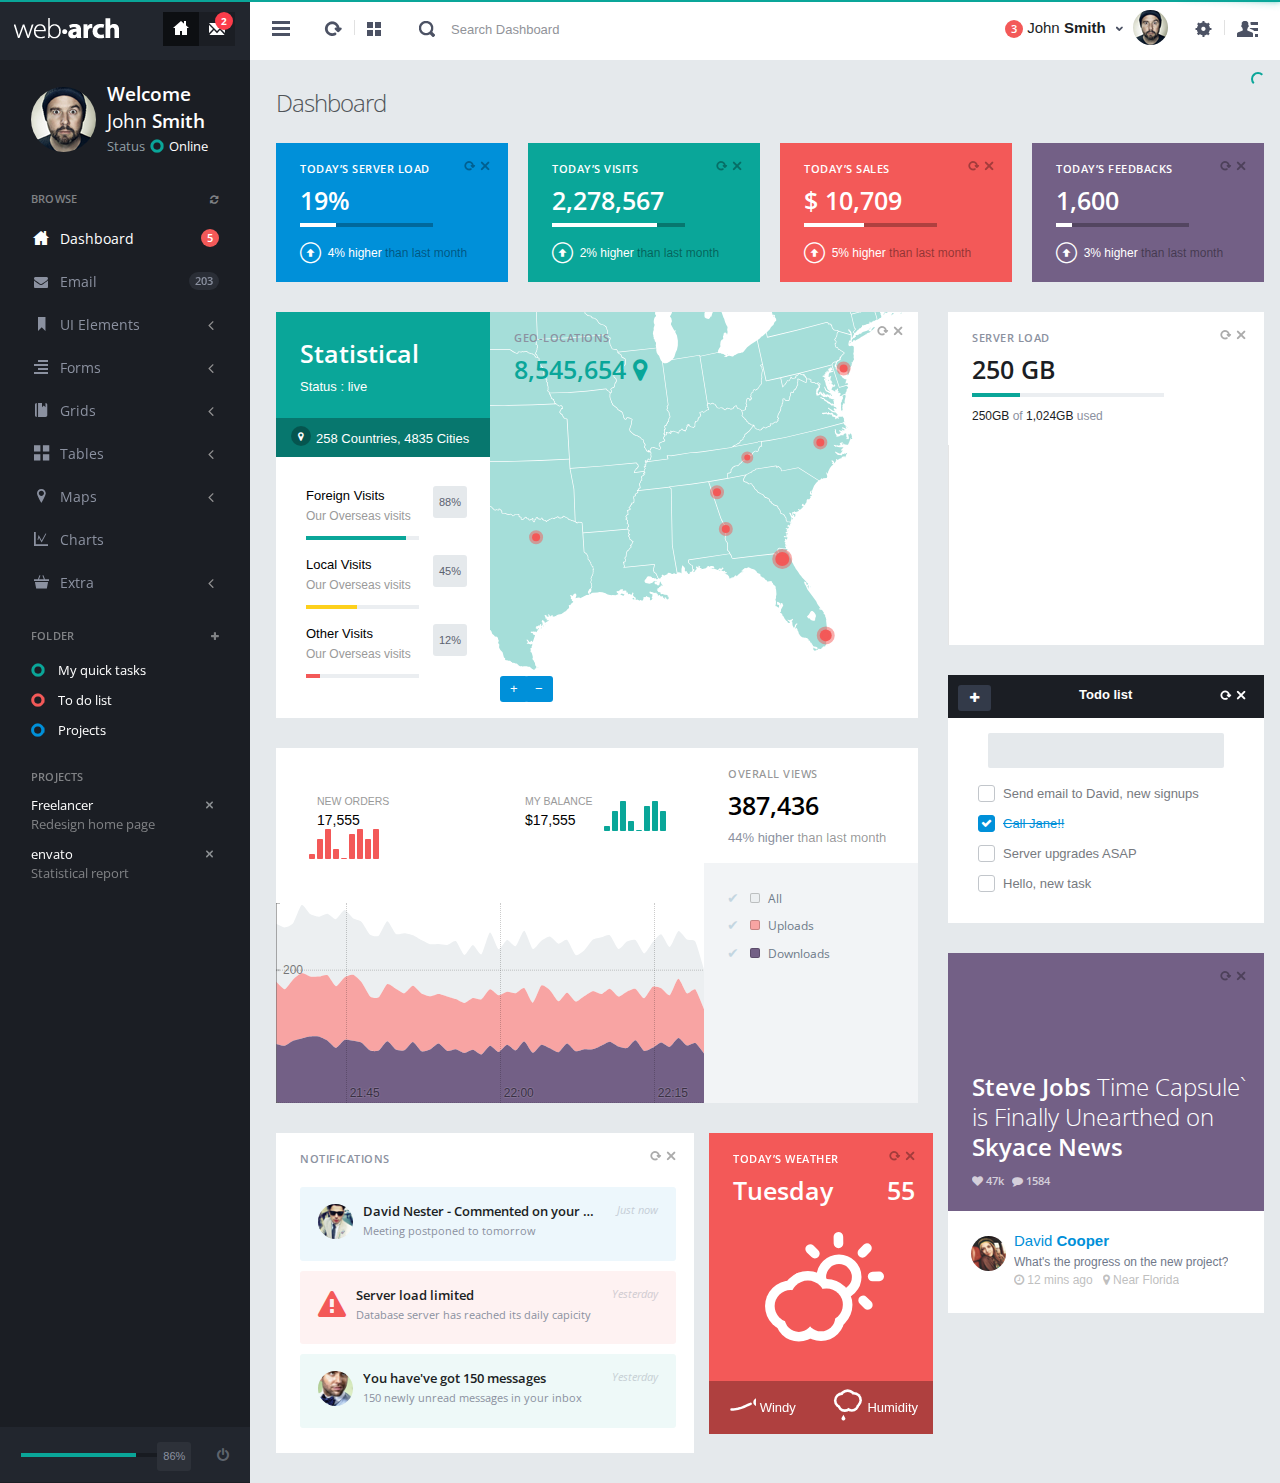
<file: admin/webarch/index.html>
<!DOCTYPE html>
<meta http-equiv="content-type" content="text/html;charset=UTF-8" />
<head>
<meta charset="utf-8" />
<title>Webarch - Responsive Admin Dashboard</title>
<meta name="viewport" content="width=device-width, initial-scale=1.0, maximum-scale=1.0, user-scalable=no" />
<meta content="" name="description" />
<meta content="" name="author" />

<!-- BEGIN PLUGIN CSS -->
<link href="assets/plugins/fullcalendar/fullcalendar.css" rel="stylesheet" type="text/css" media="screen"/>
<link href="assets/plugins/pace/pace-theme-flash.css" rel="stylesheet" type="text/css" media="screen"/>
<link href="assets/plugins/gritter/css/jquery.gritter.css" rel="stylesheet" type="text/css"/>
<link href="assets/plugins/bootstrap-datepicker/css/datepicker.css" rel="stylesheet" type="text/css" />
<link rel="stylesheet" href="assets/plugins/jquery-ricksaw-chart/css/rickshaw.css" type="text/css" media="screen" charset="utf-8">
<link rel="stylesheet" href="assets/plugins/jquery-morris-chart/css/morris.css" type="text/css" media="screen" charset="utf-8">
<link href="assets/plugins/jquery-slider/css/jquery.sidr.light.css" rel="stylesheet" type="text/css" media="screen"/>
<link href="assets/plugins/bootstrap-select2/select2.css" rel="stylesheet" type="text/css" media="screen"/>
<link href="assets/plugins/jquery-jvectormap/css/jquery-jvectormap-1.2.2.css" rel="stylesheet" type="text/css" media="screen"/>
<link href="assets/plugins/boostrap-checkbox/css/bootstrap-checkbox.css" rel="stylesheet" type="text/css" media="screen"/>
<!-- END PLUGIN CSS -->

<!-- BEGIN CORE CSS FRAMEWORK -->

<link href="assets/plugins/boostrapv3/css/bootstrap.min.css" rel="stylesheet" type="text/css"/>
<link href="assets/plugins/boostrapv3/css/bootstrap-theme.min.css" rel="stylesheet" type="text/css"/>
<link href="assets/plugins/font-awesome/css/font-awesome.css" rel="stylesheet" type="text/css"/>
<link href="assets/css/animate.min.css" rel="stylesheet" type="text/css"/>
<!-- END CORE CSS FRAMEWORK -->

<!-- BEGIN CSS TEMPLATE -->
<link href="assets/css/style.css" rel="stylesheet" type="text/css"/>
<link href="assets/css/responsive.css" rel="stylesheet" type="text/css"/>
<link href="assets/css/custom-icon-set.css" rel="stylesheet" type="text/css"/>
<!-- END CSS TEMPLATE -->
</head>
<!-- END HEAD -->

<!-- BEGIN BODY -->
<body class="">
<!-- BEGIN HEADER -->
<div class="header navbar navbar-inverse "> 
  <!-- BEGIN TOP NAVIGATION BAR -->
  <div class="navbar-inner">
	<div class="header-seperation"> 
		<ul class="nav pull-left notifcation-center" id="main-menu-toggle-wrapper" style="display:none">	
		 <li class="dropdown"> <a id="main-menu-toggle" href="#main-menu"  class="" > <div class="iconset top-menu-toggle-white"></div> </a> </li>		 
		</ul>
      <!-- BEGIN LOGO -->	
      <a href="index.html"><img src="assets/img/logo.png" class="logo"  data-src="assets/img/logo.png" data-src-retina="assets/img/logo2x.png" width="106" height="21"/></a>
      <!-- END LOGO --> 
      <ul class="nav pull-right notifcation-center">	
        <li class="dropdown" id="header_task_bar"> <a href="index.html" class="dropdown-toggle active" data-toggle=""> <div class="iconset top-home"></div> </a> </li>
        <li class="dropdown" id="header_inbox_bar" > <a href="email.html" class="dropdown-toggle" > <div class="iconset top-messages"></div>  <span class="badge" id="msgs-badge">2</span> </a>
		<li class="dropdown" id="portrait-chat-toggler" style="display:none"> <a href="#sidr" class="chat-menu-toggle"> <div class="iconset top-chat-white "></div> </a> </li>        
      </ul>
      </div>
      <!-- END RESPONSIVE MENU TOGGLER --> 
      <div class="header-quick-nav" > 
      <!-- BEGIN TOP NAVIGATION MENU -->
	  <div class="pull-left"> 
		  <ul class="nav quick-section">
			<li class="quicklinks"> <a href="#" class="" id="layout-condensed-toggle" ><div class="iconset top-menu-toggle-dark"></div> </a> </li>        
		  </ul>
		  <ul class="nav quick-section">
			<li class="quicklinks"> <a href="#" class="" ><div class="iconset top-reload"></div> </a> </li> 
			<li class="quicklinks"> <span class="h-seperate"></span></li>
			<li class="quicklinks"> <a href="#" class="" ><div class="iconset top-tiles"></div></a> </li>
			<div class="input-prepend inside search-form no-boarder">
				<span class="add-on"> <a href="#" class="" ><div class="iconset top-search"></div></a></span>
				 <input name="" type="text"  class="no-boarder " placeholder="Search Dashboard" style="width:250px;">
			</div>
		  </ul>
	  </div>
	 <!-- END TOP NAVIGATION MENU -->
	 <!-- BEGIN CHAT TOGGLER -->
      <div class="pull-right"> 
		<div class="chat-toggler">	
				<a href="#" class="dropdown-toggle" id="my-task-list" data-placement="bottom" 
						   data-content='
						<div style="width:300px" class="scroller" data-height="100px">
						  <div class="notification-messages info">
									<div class="user-profile">
										<img src="assets/img/profiles/d.jpg" data-src="assets/img/profiles/d.jpg" data-src-retina="assets/img/profiles/d2x.jpg" width="35" height="35">
									</div>
									<div class="message-wrapper">
										<div class="heading">
											David Nester - Commented on your wall
										</div>
										<div class="description">
											Meeting postponed to tomorrow
										</div>
										<div class="date pull-left">
										A min ago
										</div>										
									</div>
									<div class="clearfix"></div>									
								</div>	
							<div class="notification-messages danger">
								<div class="iconholder">
									<i class="icon-warning-sign"></i>
								</div>
								<div class="message-wrapper">
									<div class="heading">
										Server load limited
									</div>
									<div class="description">
										Database server has reached its daily capicity
									</div>
									<div class="date pull-left">
									2 mins ago
									</div>
								</div>
								<div class="clearfix"></div>
							</div>	
							<div class="notification-messages success">
								<div class="user-profile">
									<img src="assets/img/profiles/h.jpg" data-src="assets/img/profiles/h.jpg" data-src-retina="assets/img/profiles/h2x.jpg" width="35" height="35">
								</div>
								<div class="message-wrapper">
									<div class="heading">
										You haveve got 150 messages
									</div>
									<div class="description">
										150 newly unread messages in your inbox
									</div>
									<div class="date pull-left">
									An hour ago
									</div>									
								</div>
								<div class="clearfix"></div>
							</div>							
						</div>' data-toggle="dropdown" data-original-title="Notifications">
					<div class="user-details"> 
						<div class="username">
							<span class="badge badge-important">3</span> 
							John <span class="bold">Smith</span>									
						</div>						
					</div> 
					<div class="iconset top-down-arrow"></div>
				</a>						
				<div class="profile-pic"> 
					<img alt="" src="assets/img/profiles/avatar_small.jpg" data-src="assets/img/profiles/avatar_small.jpg" data-src-retina="assets/img/profiles/avatar_small2x.jpg" width="35" height="35" /> 
				</div>       			
			</div>
		 <ul class="nav quick-section ">
			<li class="quicklinks"> 
				<a data-toggle="dropdown" class="dropdown-toggle  pull-right" href="#">						
					<div class="iconset top-settings-dark "></div> 	
				</a>
				<ul class="dropdown-menu  pull-right" role="menu" aria-labelledby="dropdownMenu">
                  <li><a href="user-profile.html"> My Account</a>
                  </li>
                  <li><a href="calender.html">My Calendar</a>
                  </li>
                  <li><a href="email.html"> My Inbox&nbsp;&nbsp;<span class="badge badge-important animated bounceIn">2</span></a>
                  </li>
                  <li class="divider"></li>                
                  <li><a href="login.html"><i class="icon-off"></i>&nbsp;&nbsp;Log Out</a></li>
               </ul>
			</li> 
			<li class="quicklinks"> <span class="h-seperate"></span></li> 
			<li class="quicklinks"> 	
			<a id="chat-menu-toggle" href="#sidr" class="chat-menu-toggle" ><div class="iconset top-chat-dark "><span class="badge badge-important hide" id="chat-message-count">1</span></div>
			</a> 
				<div class="simple-chat-popup chat-menu-toggle hide" >
					<div class="simple-chat-popup-arrow"></div><div class="simple-chat-popup-inner">
						 <div style="width:100px">
						 <div class="semi-bold">David Nester</div>
						 <div class="message">Hey you there </div>
						</div>
					</div>
				</div>
			</li> 
		</ul>
      </div>
	   <!-- END CHAT TOGGLER -->
      </div> 
      <!-- END TOP NAVIGATION MENU --> 
   
  </div>
  <!-- END TOP NAVIGATION BAR --> 
</div>
</div>
<!-- END HEADER --> 
<!-- BEGIN CONTAINER -->
<div class="page-container row"> 
  <!-- BEGIN SIDEBAR -->
  <div class="page-sidebar" id="main-menu"> 
  <!-- BEGIN MINI-PROFILE -->
   <div class="user-info-wrapper">	
	<div class="profile-wrapper">
		<img src="assets/img/profiles/avatar.jpg" data-src="assets/img/profiles/avatar.jpg" data-src-retina="assets/img/profiles/avatar2x.jpg" width="69" height="69" />
	</div>
    <div class="user-info">
      <div class="greeting">Welcome</div>
      <div class="username">John <span class="semi-bold">Smith</span></div>
      <div class="status">Status<a href="#"><div class="status-icon green"></div>Online</a></div>
    </div>
   </div>
  <!-- END MINI-PROFILE -->
  
  <!-- BEGIN MINI-WIGETS -->

   <!-- END MINI-WIGETS -->
   
   <!-- BEGIN SIDEBAR MENU -->	
	<p class="menu-title">BROWSE <span class="pull-right"><a href="javascript:;"><i class="icon-refresh"></i></a></span></p>
    <ul>	
      <li class="start active "> <a href="index.html"> <i class="icon-custom-home"></i> <span class="title">Dashboard</span> <span class="selected"></span> <span class="badge badge-important pull-right">5</span></a> </li>
	  <li class=""> <a href="email.html"> <i class="icon-envelope"></i> <span class="title">Email</span>  <span class=" badge badge-disable pull-right ">203</span></a> </li>      
      <li class=""> <a href="javascript:;"> <i class="icon-custom-ui"></i> <span class="title">UI Elements</span> <span class="arrow "></span> </a>
        <ul class="sub-menu">
		  <li > <a href="typography.html"> Typography </a> </li>
		  <li > <a href="messages_notifications.html"> Messages & Notifications </a> </li>
		   <li > <a href="icons.html">Icons</a> </li>
		   <li > <a href="buttons.html">Buttons</a> </li>		 
          <li > <a href="tabs_accordian.html"> Tabs & Accordions </a> </li>
          <li > <a href="sliders.html">Sliders</a> </li>
          <li > <a href="group_list.html">Group list </a> </li>
        </ul>
      </li>
	  <li class=""> <a href="javascript:;"> <i class="icon-custom-form"></i> <span class="title">Forms</span> <span class="arrow "></span> </a>
        <ul class="sub-menu">
          <li > <a href="form_elements.html">Form Elements </a> </li>
          <li > <a href="form_validations.html">Form Validations</a> </li>
        </ul>
      </li>
      <li class=""> <a href="javascript:;"> <i class="icon-custom-portlets"></i> <span class="title">Grids</span> <span class="arrow "></span> </a>
        <ul class="sub-menu">
          <li > <a href="grids_simple.html">Simple Grids</a> </li>
          <li > <a href="grids_draggable.html">Draggable Grids </a> </li>
        </ul>
      </li>
      <li class=""> <a href="javascript:;"> <i class="icon-custom-thumb"></i> <span class="title">Tables</span> <span class="arrow "></span> </a>
        <ul class="sub-menu">
          <li > <a href="tables.html"> Basic Tables </a> </li>
          <li > <a href="datatables.html"> Data Tables </a> </li>
        </ul>
      </li>
      <li class=""> <a href="javascript:;"> <i class="icon-custom-map"></i> <span class="title">Maps</span> <span class="arrow "></span> </a>
        <ul class="sub-menu">
          <li > <a href="google_map.html"> Google Maps </a> </li>
          <li > <a href="vector_map.html"> Vector Maps </a> </li>
        </ul>
      </li>
      <li class=""> <a href="charts.html"> <i class="icon-custom-chart"></i> <span class="title">Charts</span> </a> </li>    
      <li class=""> <a href="javascript:;"> <i class="icon-custom-extra"></i> <span class="title">Extra</span> <span class="arrow "></span> </a>
        <ul class="sub-menu">
          <li > <a href="user-profile.html"> User Profile </a> </li>
          <li > <a href="gallery.html"> Gallery</a> </li>
		  <li class=""><a href="calender.html"> Calendar</a> </li>
          <li > <a href="search_results.html"> Search Results </a> </li>
          <li > <a href="invoice.html"> Invoice </a> </li>
          <li > <a href="404.html"> 404 Page </a> </li>
          <li > <a href="500.html"> 500 Page </a> </li>
          <li > <a href="blank_template.html"> Blank Page </a> </li>
          <li > <a href="login.html"> Login </a> </li>
          <li > <a href="lockscreen.html"> Lockscreen </a> </li>
        </ul>
      </li>
	  <li class="hidden-lg hidden-md hidden-xs" id="more-widgets" > <a href="javascript:;"> <i class="icon-ellipsis-horizontal"></i></a> 
		  <ul class="sub-menu">
		  	<div class="side-bar-widgets">
			<p class="menu-title">FOLDER <span class="pull-right"><a href="#" class="create-folder"><i class="icon-plus"></i></a></span></p>
			<ul class="folders" id="folders">
				  <li><a href="#"><div class="status-icon green"></div> My quick tasks </a> </li>
				  <li><a href="#"><div class="status-icon red"></div> To do list </a> </li>
				  <li><a href="#"><div class="status-icon blue"></div> Projects </a> </li>
				  <li id="folder-input" class="folder-input" style="display:none"><input type="text" placeholder="Name of folder" class="no-boarder folder-name" name="" id="folder-name"></li>
			</ul>
	<p class="menu-title">PROJECTS </p>
		<div class="status-widget">
			<div class="status-widget-wrapper">
				<div class="title">Freelancer<a href="#" class="remove-widget"><i class="icon-custom-cross"></i></a></div>
				<p>Redesign home page</p>
			</div>
		</div>
		<div class="status-widget">
			<div class="status-widget-wrapper">
				<div class="title">envato<a href="#" class="remove-widget"><i class="icon-custom-cross"></i></a></div>
				<p>Statistical report</p>
			</div>
		</div>
	</div>
		</ul>
	  </li>    
    </ul>
	<div class="side-bar-widgets">
	<p class="menu-title">FOLDER <span class="pull-right"><a href="#" class="create-folder"><i class="icon-plus"></i></a></span></p>
	<ul class="folders" id="folders">
		  <li><a href="#"><div class="status-icon green"></div> My quick tasks </a> </li>
		  <li><a href="#"><div class="status-icon red"></div> To do list </a> </li>
		  <li><a href="#"><div class="status-icon blue"></div> Projects </a> </li>
		  <li id="folder-input" class="folder-input" style="display:none"><input type="text" placeholder="Name of folder" class="no-boarder folder-name" name="" id="folder-name"></li>
	</ul>
	<p class="menu-title">PROJECTS </p>
		<div class="status-widget">
			<div class="status-widget-wrapper">
				<div class="title">Freelancer<a href="#" class="remove-widget"><i class="icon-custom-cross"></i></a></div>
				<p>Redesign home page</p>
			</div>
		</div>
		<div class="status-widget">
			<div class="status-widget-wrapper">
				<div class="title">envato<a href="#" class="remove-widget"><i class="icon-custom-cross"></i></a></div>
				<p>Statistical report</p>
			</div>
		</div>
	</div>
	<a href="#" class="scrollup">Scroll</a>
	<div class="clearfix"></div>
    <!-- END SIDEBAR MENU --> 
  </div>
   <div class="footer-widget">		
	<div class="progress transparent progress-small no-radius no-margin">
		<div class="progress-bar progress-bar-success animate-progress-bar" data-percentage="79%" style="width: 79%;"></div>		
	</div>
	<div class="pull-right">
		<div class="details-status">
		<span class="animate-number" data-value="86" data-animation-duration="560">86</span>%
	</div>	
	<a href="lockscreen.html"><i class="icon-off"></i></a></div>
  </div>
  <!-- END SIDEBAR --> 
  <!-- BEGIN PAGE CONTAINER-->
  <div class="page-content"> 
    <!-- BEGIN SAMPLE PORTLET CONFIGURATION MODAL FORM-->
    <div id="portlet-config" class="modal hide">
      <div class="modal-header">
        <button data-dismiss="modal" class="close" type="button"></button>
        <h3>Widget Settings</h3>
      </div>
      <div class="modal-body"> Widget settings form goes here </div>
    </div>
    <div class="clearfix"></div>
    <div class="content">  
		<div class="page-title">	
			<h3>Dashboard </h3>		
		</div>
		
	   <div id="container">
		<div class="row spacing-bottom 2col">	
			<div class="col-md-3 col-sm-6 spacing-bottom-sm">	
				<div class="tiles blue added-margin">
				  <div class="tiles-body">
					<div class="controller">								
						<a href="javascript:;" class="reload"></a>
						<a href="javascript:;" class="remove"></a>		
					</div>		
					<div class="tiles-title">
						TODAY’S SERVER LOAD
					</div>	
					<div class="heading">
					<span class="animate-number" data-value="26.8" data-animation-duration="1200">0</span>%
											
					</div>
					<div class="progress transparent progress-small no-radius">
						<div class="progress-bar progress-bar-white animate-progress-bar" data-percentage="26.8%"></div>
					</div>					
					<div class="description"><i class="icon-custom-up"></i><span class="text-white mini-description ">&nbsp; 4% higher <span class="blend">than last month</span></span></div>
					</div>	
				</div>
			</div>
			<div class="col-md-3 col-sm-6 spacing-bottom-sm">
				<div class="tiles green added-margin">
				 <div class="tiles-body">
					<div class="controller">								
						<a href="javascript:;" class="reload"></a>
						<a href="javascript:;" class="remove"></a>									
					</div>		
					<div class="tiles-title">
						TODAY’S VISITS
					</div>	
					<div class="heading">
						<span class="animate-number" data-value="2545665" data-animation-duration="1000">0</span>	
					</div>
					<div class="progress transparent progress-small no-radius">
							<div class="progress-bar progress-bar-white animate-progress-bar" data-percentage="79%" ></div>
					</div>				
					<div class="description"><i class="icon-custom-up"></i><span class="text-white mini-description ">&nbsp; 2% higher <span class="blend">than last month</span></span></div>	
				 </div>
				</div>
			</div>
			<div class="col-md-3 col-sm-6">
				<div class="tiles red added-margin">
				<div class="tiles-body">
					<div class="controller">								
							<a href="javascript:;" class="reload"></a>
							<a href="javascript:;" class="remove"></a>										
						</div>	
					<div class="tiles-title">
						TODAY’S SALES
					</div>	
					<div class="heading">
						$ <span class="animate-number" data-value="14500" data-animation-duration="1200">0</span>	
					</div>
					<div class="progress transparent progress-white progress-small no-radius">
						<div class="progress-bar progress-bar-white animate-progress-bar" data-percentage="45%" ></div>
					</div>
					<div class="description"><i class="icon-custom-up"></i><span class="text-white mini-description ">&nbsp; 5% higher <span class="blend">than last month</span></span></div>	
				</div>
				</div>
		
			</div> 
			<div class="col-md-3 col-sm-6">
				<div class="tiles purple added-margin">
				  <div class="tiles-body">
					<div class="controller">								
						<a href="javascript:;" class="reload"></a>
						<a href="javascript:;" class="remove"></a>									
					</div>		
					<div class="tiles-title">
						TODAY’S FEEDBACKS
					</div>	
					<div class="row-fluid">
						<div class="heading">
							<span class="animate-number" data-value="1600" data-animation-duration="700">0</span>	
						</div>
						<div class="progress transparent progress-white progress-small no-radius">
							<div class="progress-bar progress-bar-white animate-progress-bar" data-percentage="12%"></div>
						</div>
					</div>
					<div class="description"><i class="icon-custom-up"></i><span class="text-white mini-description ">&nbsp; 3% higher <span class="blend">than last month</span></span></div>
					
				 </div>
				</div>
			</div>			
		</div>  
		<div class="row">		
			<div class="col-md-8 spacing-bottom">
			<div class="row tiles-container tiles white spacing-bottom">	
					<div class="tile-more-content col-md-4 col-sm-4 no-padding">
							<div class="tiles green">
							 <div class="tiles-body">
								<div class="heading">
									Statistical 
								</div>	
								<p>Status : live</p>					
							 </div>
							 <div class="tile-footer">
								<div class="iconplaceholder"><i class="icon-map-marker"></i></div>258 Countries, 4835 Cities
							 </div>
							</div>
							 <div class="tiles-body" >
							  <ul class="progress-list" >
								<li>
									<div class="details-wrapper">
										<div class="name">Foreign Visits</div>
										<div class="description">Our Overseas visits</div>
									</div>
									<div class="details-status pull-right">
										<span class="animate-number" data-value="89" data-animation-duration="800">0</span>%
									</div>
									<div class="clearfix"></div>
									<div class="progress progress-small no-radius" >
										<div class="progress-bar progress-bar-success animate-progress-bar" data-percentage="89%" ></div>
									</div>
								</li>
								<li>
									<div class="details-wrapper">
										<div class="name">Local Visits</div>
										<div class="description">Our Overseas visits</div>
									</div>
									<div class="details-status pull-right">
									   <span class="animate-number" data-value="45" data-animation-duration="600">0</span>%
									</div>
									<div class="clearfix"></div>
									<div class="progress progress-small no-radius ">
										<div class="progress-bar progress-bar-warning animate-progress-bar" data-percentage="45%" ></div>
									</div>
								</li>
								<li>
									<div class="details-wrapper">
										<div class="name">Other Visits</div>
										<div class="description">Our Overseas visits</div>
									</div>
									<div class="details-status pull-right">
										<span class="animate-number" data-value="12" data-animation-duration="200">0</span>%
									</div>
									<div class="clearfix"></div>
									<div class="progress progress-small no-radius">
										<div class="progress-bar progress-bar-danger animate-progress-bar" data-percentage="12%" ></div>
									</div>
								</li>					
							  </ul>
							  
							 </div>
							 </div>
							  <div class="tiles white col-md-8 col-sm-8 no-padding">
							  <div class="tiles-chart">	
									<div class="controller">								
										<a href="javascript:;" class="reload"></a>
										<a href="javascript:;" class="remove"></a>									
									</div>								  
								<div class="tiles-body">									
									<div class="tiles-title">GEO-LOCATIONS</div>
									<div class="heading">
											8,545,654 <i class="icon-map-marker"></i>
									</div>	
								</div>		
								<div id="world-map" style="height:405px"></div>													
								</div>						
								<div class="clearfix"></div>	
							 </div>			  
			</div>
			
			<div class="row tiles-container spacing-bottom tiles grey">			
					<div class="tiles white col-md-8 col-sm-8 no-padding">																	  
						<div class="tiles-body">		
							<div class="row">
								<div class="col-md-6 col-sm-6">
										<div class="mini-chart-wrapper">
											<div class="chart-details-wrapper">
												<div class="chartname">
												New Orders
												</div>
												<div class="chart-value">
												17,555
												</div>													
											</div>
											<div class="mini-chart">
												<div id="mini-chart-orders"></div>
											</div>
										</div>
									</div>
									<div class="col-md-6 col-sm-6">
										<div class="mini-chart-wrapper">
											<div class="chart-details-wrapper">
												<div class="chartname">
												My Balance
												</div>
												<div class="chart-value">
												$17,555
												</div>													
											</div>
											<div class="mini-chart">
												<div id="mini-chart-other" ></div>
											</div>
										</div>
									</div>
									</div>											
						</div>	
						<br>
						<div id="ricksaw" ></div>									
												
						<div class="clearfix"></div>	
					</div>	
					<div class="col-md-4 col-sm-4 no-padding">
						<div class="tiles grey ">
							<div class="tiles white no-margin">
								<div class="tiles-body">
									<div class="tiles-title blend">
											OVERALL VIEWS		
									</div>
									<div class="heading">
											<span data-animation-duration="1000" data-value="432852" class="animate-number">0</span>	
									</div>	
										44% higher <span class="blend">than last month</span>	
								 </div>
							</div>						
							<div id="legend"></div>						
						</div>	
					</div>	
			</div>
			<div class="row">			
				<div class="col-md-8 col-sm-8">
					<div class="tiles white">
						  <div class="tiles-body">
							<div class="controller">								
								<a href="javascript:;" class="reload"></a>
								<a href="javascript:;" class="remove"></a>									
							</div>
							<div class="tiles-title">
								NOTIFICATIONS
							</div>							
						  </br>
							<div class="notification-messages info">
								<div class="user-profile">
									<img src="assets/img/profiles/c.jpg" data-src="assets/img/profiles/c.jpg" data-src-retina="assets/img/profiles/c2x.jpg" width="35" height="35">
								</div>
								<div class="message-wrapper">
									<div class="heading">
										David Nester - Commented on your wall
									</div>
									<div class="description">
										Meeting postponed to tomorrow
									</div>
								</div>
								<div class="date pull-right">
								Just now
								</div>
							</div>
							<div class="notification-messages danger">
								<div class="iconholder">
									<i class="icon-warning-sign"></i>
								</div>
								<div class="message-wrapper">
									<div class="heading">
										Server load limited
									</div>
									<div class="description">
										Database server has reached its daily capicity
									</div>
								</div>
								<div class="date pull-right">
								Yesterday
								</div>
							</div>	
							<div class="notification-messages success">
								<div class="user-profile">
									<img src="assets/img/profiles/h.jpg" data-src="assets/img/profiles/h.jpg" data-src-retina="assets/img/profiles/h2x.jpg" width="35" height="35">
								</div>
								<div class="message-wrapper">
									<div class="heading">
										You have've got 150 messages
									</div>
									<div class="description">
										150 newly unread messages in your inbox
									</div>
								</div>
								<div class="date pull-right">
								Yesterday
								</div>
							</div>								
					    </div>
					</div>					
				</div>	
				<div class="col-md-4 col-sm-4 no-padding">
						<div class="tiles red weather-widget ">
							<div class="tiles-body">
									<div class="controller">								
									<a href="javascript:;" class="reload"></a>
									<a href="javascript:;" class="remove"></a>									
								</div>	
								<div class="tiles-title">
									TODAY’S WEATHER
								</div>	
								<div class="heading">
									<div class="pull-left">
										Tuesday
									</div>
									<div class="pull-right">
										55
									</div>	
									<div class="clearfix"></div>									
								</div>								
								<div class="big-icon">
									<canvas id="partly-cloudy-day" width="120"  height="120" ></canvas>									
								</div>							
							   <div class="clearfix"></div>
							</div>	
							<div class="tile-footer">
								<div class="pull-left">
									<canvas id="wind" width="32" height="32"></canvas>
									<span class="text-white small-text-description">Windy</span>
								</div>	
								<div class="pull-right">
									<canvas id="rain" width="32" height="32"></canvas>
									<span class="text-white small-text-description">Humidity</span>
								</div>	
								<div class="clearfix"></div>														
							</div>							
						</div>
					</div>
			</div>			
			</div>
			<div class="col-md-4">
				<div class="row spacing-bottom ">
					<div class="col-md-12">				
						<div class="tiles white added-margin">
							  <div class="tiles-body">
								<div class="controller">								
									<a href="javascript:;" class="reload"></a>
									<a href="javascript:;" class="remove"></a>									
								</div>
								<div class="tiles-title">
									SERVER LOAD
								</div>	
							<div class="heading text-black ">
							250 GB
							</div>	
							<div class="progress  progress-small no-radius">
								<div class="progress-bar progress-bar-success animate-progress-bar" data-percentage="25%" ></div>
							</div>
							<div class="description">
								<span class="mini-description"><span class="text-black">250GB</span> of <span class="text-black">1,024GB</span> used</span>								
							</div>
							</div>
						</div>
						<div class="tiles white added-margin">
							<div id="chart">								
							</div>
						</div>
					 </div>			
				</div>
				<div class="row">
				  <div class="col-md-12 col-sm-6 spacing-bottom">				
							<div class="widget">
								<div class="widget-title dark">
									<div class="pull-left ">									
									<button class="btn  btn-dark  btn-small" type="button"><i class="icon-plus"></i></button>
									</div>
									Todo list
									<div class="controller">								
										<a href="javascript:;" class="reload"></a>
										<a href="javascript:;" class="remove"></a>									
									</div>
								</div>
								<div class="widget-body">									
								<div class="col-md-12">
										<input type="text" class="form-control dark" id="date">
									  </div>
								<br>
								<div class="row-fluid">
									<div class="checkbox check-success 	">
										<input type="checkbox" value="1" id="chk_todo01" class="todo-list">
											<label for="chk_todo01">Send email to David, new signups</label>
									</div>
								</div>
								<div class="row-fluid">
									<div class="checkbox check-success 	">
										<input type="checkbox" checked="checked" value="1" id="chk_todo02" class="todo-list">
											<label for="chk_todo02" class="done">Call Jane!!</label>
									</div>
								</div>
								<div class="row-fluid">
									<div class="checkbox check-success 	">
										<input type="checkbox"  value="1" id="chk_todo03" class="todo-list">
											<label for="chk_todo03">Server upgrades ASAP</label>
									</div>
								</div>
								<div class="row-fluid">
									<div class="checkbox check-success 	">
										<input type="checkbox" value="1" id="chk_todo04" class="todo-list">
											<label for="chk_todo04">Hello, new task</label>
									</div>
								</div>
								</div>
						</div>
					</div>			
				  <div class="col-md-12 white col-sm-6">
					<div class="tiles purple added-margin" style="max-height:345px">
						<div class="tiles-body">
								<div class="controller">								
									<a href="javascript:;" class="reload"></a>
									<a href="javascript:;" class="remove"></a>									
								</div>							
								<h3 class="text-white ">
									<br><br><br>
									<span class="semi-bold">Steve Jobs</span> Time Capsule` is 
									Finally Unearthed on
									<span class="semi-bold">Skyace News</span>
									<div class="blog-post-controls-wrapper">
										<div class="blog-post-control">
											<a class="text-white" href="#"><i class="icon-heart"></i> 47k</a>
										</div>
										<div class="blog-post-control">
											<a class="text-white" href="#"><i class="icon-comment"></i> 1584</a>
										</div>
									</div>						
								</h3>
								<br>
						</div>	
						
					</div>	
					<div class="tiles white added-margin">
						<div class="tiles-body">	
						 <div class="row">
							<div class="user-comment-wrapper col-mid-12">
								<div class="profile-wrapper">
									<img src="assets/img/profiles/d.jpg" data-src="assets/img/profiles/d.jpg" data-src-retina="assets/img/profiles/d2x.jpg" width="35" height="35">
								</div>
								<div class="comment">
									<div class="user-name">
									David <span class="semi-bold">Cooper</span>
									</div>	
									<div class="preview-wrapper">
										What's the progress on the new project?
									</div>
									<div class="more-details-wrapper">
										<div class="more-details">
										<i class="icon-time"></i> 12 mins ago
										</div>
										<div class="more-details">
										<i class="icon-map-marker"></i> Near Florida	
										</div>
									</div>
								</div>
								
							<div class="clearfix"></div>
							</div>
						</div>						
						</div>				
					</div>				
				</div>				
				</div>
			
		</div>
		</div> 
		</div>  
	<!-- END PAGE --> 
	</div>
</div>
<!-- BEGIN CHAT --> 
<div id="sidr">
	<div class="chat-window-wrapper">
		<div class="chat-header">	
		<div class="pull-left">
			<input type="text" placeholder="search">
		</div>		
			<div class="pull-right">
				<a href="#" class="" ><div class="iconset top-settings-dark "></div> </a>
			</div>			
		</div>	
		<div class="side-widget">
		   <div class="side-widget-title">group chats</div>
		    <div class="side-widget-content">
			 <div id="groups-list">
				<ul class="groups" >
					<li><a href="#"><div class="status-icon green"></div>Office work</a></li>
					<li><a href="#"><div class="status-icon green"></div>Personal vibes</a></li>
				</ul>
			</div>
			</div>
		</div>
		<div class="side-widget">
		   <div class="side-widget-title">favourites</div>
		   <div id="favourites-list">
		    <div class="side-widget-content" >
				<div class="user-details-wrapper active">
					<div class="user-profile">
						<img src="assets/img/profiles/d.jpg" data-src="assets/img/profiles/d.jpg" data-src-retina="assets/img/profiles/d2x.jpg" width="35" height="35">
					</div>
					<div class="user-details">
						<div class="user-name">
						Jane Smith
						</div>
						<div class="user-more">
						Hello you there?
						</div>
					</div>
					<div class="user-details-status-wrapper">
						<span class="badge badge-important">3</span>
					</div>
					<div class="user-details-count-wrapper">
						<div class="status-icon green"></div>
					</div>
					<div class="clearfix"></div>
				</div>	
				<div class="user-details-wrapper">
					<div class="user-profile">
						<img src="assets/img/profiles/c.jpg" data-src="assets/img/profiles/c.jpg" data-src-retina="assets/img/profiles/c2x.jpg" width="35" height="35">
					</div>
					<div class="user-details">
						<div class="user-name">
						David Nester
						</div>
						<div class="user-more">
						Busy, Do not disturb
						</div>
					</div>
					<div class="user-details-status-wrapper">
						<div class="clearfix"></div>
					</div>
					<div class="user-details-count-wrapper">
						<div class="status-icon red"></div>
					</div>
					<div class="clearfix"></div>
				</div>					
			</div>
			</div>
		</div>
		<div class="side-widget">
		   <div class="side-widget-title">more friends</div>
			 <div class="side-widget-content" id="friends-list">
				<div class="user-details-wrapper">
					<div class="user-profile">
						<img src="assets/img/profiles/d.jpg" data-src="assets/img/profiles/d.jpg" data-src-retina="assets/img/profiles/d2x.jpg" width="35" height="35">
					</div>
					<div class="user-details">
						<div class="user-name">
						Jane Smith
						</div>
						<div class="user-more">
						Hello you there?
						</div>
					</div>
					<div class="user-details-status-wrapper">
						
					</div>
					<div class="user-details-count-wrapper">
						<div class="status-icon green"></div>
					</div>
					<div class="clearfix"></div>
				</div>	
				<div class="user-details-wrapper">
					<div class="user-profile">
						<img src="assets/img/profiles/h.jpg" data-src="assets/img/profiles/h.jpg" data-src-retina="assets/img/profiles/h2x.jpg" width="35" height="35">
					</div>
					<div class="user-details">
						<div class="user-name">
						David Nester
						</div>
						<div class="user-more">
						Busy, Do not disturb
						</div>
					</div>
					<div class="user-details-status-wrapper">
						<div class="clearfix"></div>
					</div>
					<div class="user-details-count-wrapper">
						<div class="status-icon red"></div>
					</div>
					<div class="clearfix"></div>
				</div>		
				<div class="user-details-wrapper">
					<div class="user-profile">
						<img src="assets/img/profiles/c.jpg" data-src="assets/img/profiles/c.jpg" data-src-retina="assets/img/profiles/c2x.jpg" width="35" height="35">
					</div>
					<div class="user-details">
						<div class="user-name">
						Jane Smith
						</div>
						<div class="user-more">
						Hello you there?
						</div>
					</div>
					<div class="user-details-status-wrapper">
						
					</div>
					<div class="user-details-count-wrapper">
						<div class="status-icon green"></div>
					</div>
					<div class="clearfix"></div>
				</div>	
				<div class="user-details-wrapper">
					<div class="user-profile">
						<img src="assets/img/profiles/h.jpg" data-src="assets/img/profiles/h.jpg" data-src-retina="assets/img/profiles/h2x.jpg" width="35" height="35">
					</div>
					<div class="user-details">
						<div class="user-name">
						David Nester
						</div>
						<div class="user-more">
						Busy, Do not disturb
						</div>
					</div>
					<div class="user-details-status-wrapper">
						<div class="clearfix"></div>
					</div>
					<div class="user-details-count-wrapper">
						<div class="status-icon red"></div>
					</div>
					<div class="clearfix"></div>
				</div>				
			</div>		
		</div>
	</div>
</div>
<!-- END CHAT --> 
<!-- END CONTAINER --> 

<!-- BEGIN CORE JS FRAMEWORK--> 
<script src="assets/plugins/jquery-1.8.3.min.js" type="text/javascript"></script> 
<script src="assets/plugins/jquery-ui/jquery-ui-1.10.1.custom.min.js" type="text/javascript"></script> 
<script src="assets/plugins/boostrapv3/js/bootstrap.min.js" type="text/javascript"></script> 
<script src="assets/plugins/breakpoints.js" type="text/javascript"></script> 
<script src="assets/plugins/jquery-unveil/jquery.unveil.min.js" type="text/javascript"></script> 
<!-- END CORE JS FRAMEWORK --> 

<!-- BEGIN PAGE LEVEL JS --> 
<script src="assets/plugins/pace/pace.min.js" type="text/javascript"></script>  
<script src="assets/plugins/jquery-slimscroll/jquery.slimscroll.min.js" type="text/javascript"></script> 
<script src="assets/plugins/jquery-numberAnimate/jquery.animateNumbers.js" type="text/javascript"></script> 
<script src="assets/plugins/bootstrap-datepicker/js/bootstrap-datepicker.js" type="text/javascript"></script>  
<script src="assets/plugins/jquery-slimscroll/jquery.slimscroll.min.js" type="text/javascript"></script> 
<script src="assets/plugins/jquery-block-ui/jqueryblockui.js" type="text/javascript"></script> 
<script src="assets/plugins/bootstrap-select2/select2.min.js" type="text/javascript"></script>
<script src="assets/plugins/jquery-ricksaw-chart/js/raphael-min.js"></script> 
<script src="assets/plugins/jquery-ricksaw-chart/js/d3.v2.js"></script>
<script src="assets/plugins/jquery-ricksaw-chart/js/rickshaw.min.js"></script>
<script src="assets/plugins/jquery-morris-chart/js/morris.min.js"></script>
<script src="assets/plugins/jquery-easy-pie-chart/js/jquery.easypiechart.min.js"></script>
<script src="assets/plugins/jquery-slider/jquery.sidr.min.js" type="text/javascript"></script> 	
<script src="assets/plugins/jquery-jvectormap/js/jquery-jvectormap-1.2.2.min.js" type="text/javascript"></script> 	
<script src="assets/plugins/jquery-jvectormap/js/jquery-jvectormap-us-lcc-en.js" type="text/javascript"></script> 	
<script src="assets/plugins/jquery-sparkline/jquery-sparkline.js"></script>
<script src="assets/plugins/jquery-flot/jquery.flot.min.js"></script>
<script src="assets/plugins/jquery-flot/jquery.flot.animator.min.js"></script>
<script src="assets/plugins/skycons/skycons.js"></script>
<!-- END PAGE LEVEL PLUGINS   --> 	
<!-- PAGE JS --> 	
<script src="assets/js/dashboard.js" type="text/javascript"></script>
<!-- BEGIN CORE TEMPLATE JS --> 
<script src="assets/js/core.js" type="text/javascript"></script> 
<script src="assets/js/demo.js" type="text/javascript"></script> 
<!-- END CORE TEMPLATE JS -->
</body>
</html>
</file>
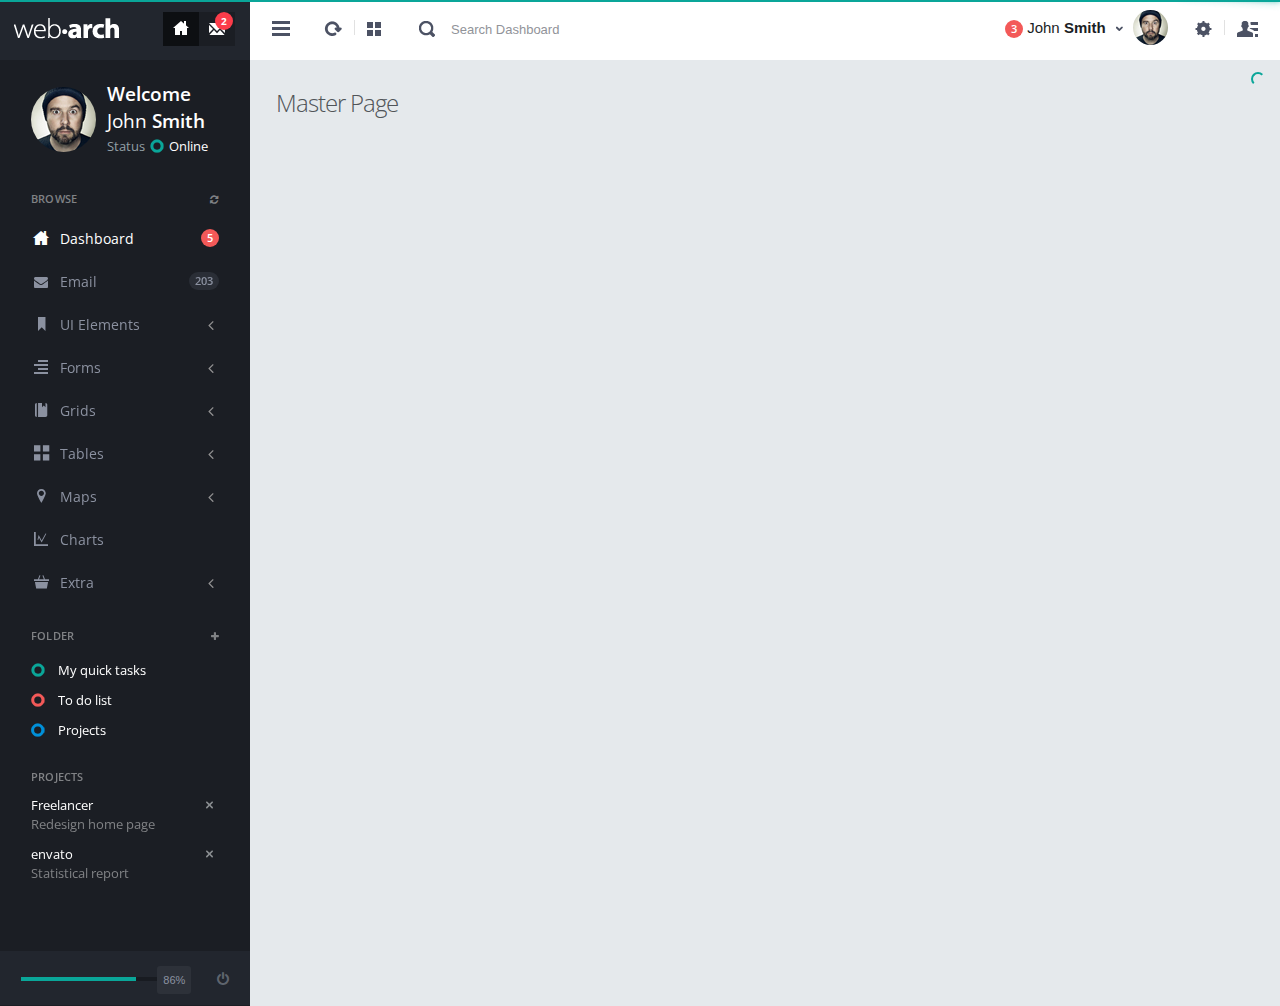
<file: admin/webarch/blank_template.html>
<!DOCTYPE html>
<meta http-equiv="content-type" content="text/html;charset=UTF-8" />
<head>
<meta charset="utf-8" />
<title>Webarch - Responsive Admin Dashboard</title>
<meta name="viewport" content="width=device-width, initial-scale=1.0, maximum-scale=1.0, user-scalable=no" />
<meta content="" name="description" />
<meta content="" name="author" />


<link href="assets/plugins/pace/pace-theme-flash.css" rel="stylesheet" type="text/css" media="screen"/>
<link href="assets/plugins/jquery-slider/css/jquery.sidr.light.css" rel="stylesheet" type="text/css" media="screen"/>
<!-- BEGIN CORE CSS FRAMEWORK -->
<link href="assets/plugins/boostrapv3/css/bootstrap.min.css" rel="stylesheet" type="text/css"/>
<link href="assets/plugins/boostrapv3/css/bootstrap-theme.min.css" rel="stylesheet" type="text/css"/>
<link href="assets/plugins/font-awesome/css/font-awesome.css" rel="stylesheet" type="text/css"/>
<link href="assets/css/animate.min.css" rel="stylesheet" type="text/css"/>
<!-- END CORE CSS FRAMEWORK -->

<!-- BEGIN CSS TEMPLATE -->
<link href="assets/css/style.css" rel="stylesheet" type="text/css"/>
<link href="assets/css/responsive.css" rel="stylesheet" type="text/css"/>
<link href="assets/css/custom-icon-set.css" rel="stylesheet" type="text/css"/>
<!-- END CSS TEMPLATE -->
</head>
<!-- END HEAD -->

<!-- BEGIN BODY -->
<body class="">
<!-- BEGIN HEADER -->
<div class="header navbar navbar-inverse ">
  <!-- BEGIN TOP NAVIGATION BAR -->
  <div class="navbar-inner">
    <div class="header-seperation">
      <ul class="nav pull-left notifcation-center" id="main-menu-toggle-wrapper" style="display:none">
        <li class="dropdown"> <a id="main-menu-toggle" href="#main-menu"  class="" >
          <div class="iconset top-menu-toggle-white"></div>
          </a> </li>
      </ul>
      <!-- BEGIN LOGO -->
      <a href="index.html"><img src="assets/img/logo.png" class="logo"  data-src="assets/img/logo.png" data-src-retina="assets/img/logo2x.png" width="106" height="21"/></a>
      <!-- END LOGO -->
      <ul class="nav pull-right notifcation-center">
        <li class="dropdown" id="header_task_bar"> <a href="index.html" class="dropdown-toggle active" data-toggle="">
          <div class="iconset top-home"></div>
          </a> </li>
        <li class="dropdown" id="header_inbox_bar" > <a href="email.html" class="dropdown-toggle" >
          <div class="iconset top-messages"></div>
          <span class="badge" id="msgs-badge">2</span> </a></li>
        <li class="dropdown" id="portrait-chat-toggler" style="display:none"> <a href="#sidr" class="chat-menu-toggle">
          <div class="iconset top-chat-white "></div>
          </a> </li>
      </ul>
    </div>
    <!-- END RESPONSIVE MENU TOGGLER -->
    <div class="header-quick-nav" >
      <!-- BEGIN TOP NAVIGATION MENU -->
      <div class="pull-left">
        <ul class="nav quick-section">
          <li class="quicklinks"> <a href="#" class="" id="layout-condensed-toggle" >
            <div class="iconset top-menu-toggle-dark"></div>
            </a> </li>
        </ul>
        <ul class="nav quick-section">
          <li class="quicklinks"> <a href="#" class="" >
            <div class="iconset top-reload"></div>
            </a> </li>
          <li class="quicklinks"> <span class="h-seperate"></span></li>
          <li class="quicklinks"> <a href="#" class="" >
            <div class="iconset top-tiles"></div>
            </a> </li>
          <div class="input-prepend inside search-form no-boarder"> <span class="add-on"> <a href="#" class="" >
            <div class="iconset top-search"></div>
            </a></span>
            <input name="" type="text"  class="no-boarder " placeholder="Search Dashboard" style="width:250px;">
          </div>
        </ul>
      </div>
      <!-- END TOP NAVIGATION MENU -->
      <!-- BEGIN CHAT TOGGLER -->
      <div class="pull-right"> 
		<div class="chat-toggler">	
				<a href="#" class="dropdown-toggle" id="my-task-list" data-placement="bottom" 
						   data-content='
						<div style="width:300px" class="scroller" data-height="100px">
						  <div class="notification-messages info">
									<div class="user-profile">
										<img src="assets/img/profiles/d.jpg" data-src="assets/img/profiles/d.jpg" data-src-retina="assets/img/profiles/d2x.jpg" width="35" height="35">
									</div>
									<div class="message-wrapper">
										<div class="heading">
											David Nester - Commented on your wall
										</div>
										<div class="description">
											Meeting postponed to tomorrow
										</div>
										<div class="date pull-left">
										A min ago
										</div>										
									</div>
									<div class="clearfix"></div>									
								</div>	
							<div class="notification-messages danger">
								<div class="iconholder">
									<i class="icon-warning-sign"></i>
								</div>
								<div class="message-wrapper">
									<div class="heading">
										Server load limited
									</div>
									<div class="description">
										Database server has reached its daily capicity
									</div>
									<div class="date pull-left">
									2 mins ago
									</div>
								</div>
								<div class="clearfix"></div>
							</div>	
							<div class="notification-messages success">
								<div class="user-profile">
									<img src="assets/img/profiles/h.jpg" data-src="assets/img/profiles/h.jpg" data-src-retina="assets/img/profiles/h2x.jpg" width="35" height="35">
								</div>
								<div class="message-wrapper">
									<div class="heading">
										You haveve got 150 messages
									</div>
									<div class="description">
										150 newly unread messages in your inbox
									</div>
									<div class="date pull-left">
									An hour ago
									</div>									
								</div>
								<div class="clearfix"></div>
							</div>							
						</div>' data-toggle="dropdown" data-original-title="Notifications">
					<div class="user-details"> 
						<div class="username">
							<span class="badge badge-important">3</span> 
							John <span class="bold">Smith</span>									
						</div>						
					</div> 
					<div class="iconset top-down-arrow"></div>
				</a>						
				<div class="profile-pic"> 
					<img alt="" src="assets/img/profiles/avatar_small.jpg" data-src="assets/img/profiles/avatar_small.jpg" data-src-retina="assets/img/profiles/avatar_small2x.jpg" width="35" height="35" /> 
				</div>       			
			</div>
		 <ul class="nav quick-section ">
			<li class="quicklinks"> 
				<a data-toggle="dropdown" class="dropdown-toggle  pull-right" href="#">						
					<div class="iconset top-settings-dark "></div> 	
				</a>
				<ul class="dropdown-menu  pull-right" role="menu" aria-labelledby="dropdownMenu">
                  <li><a href="user-profile.html"> My Account</a>
                  </li>
                  <li><a href="calender.html">My Calendar</a>
                  </li>
                  <li><a href="email.html"> My Inbox&nbsp;&nbsp;<span class="badge badge-important animated bounceIn">2</span></a>
                  </li>
                  <li class="divider"></li>                
                  <li><a href="login.html"><i class="icon-off"></i>&nbsp;&nbsp;Log Out</a></li>
               </ul>
			</li> 
			<li class="quicklinks"> <span class="h-seperate"></span></li> 
			<li class="quicklinks"> 	
			<a id="chat-menu-toggle" href="#sidr" class="chat-menu-toggle" ><div class="iconset top-chat-dark "><span class="badge badge-important hide" id="chat-message-count">1</span></div>
			</a> 
				<div class="simple-chat-popup chat-menu-toggle hide" >
					<div class="simple-chat-popup-arrow"></div><div class="simple-chat-popup-inner">
						 <div style="width:100px">
						 <div class="semi-bold">David Nester</div>
						 <div class="message">Hey you there </div>
						</div>
					</div>
				</div>
			</li> 
		</ul>
      </div>
      <!-- END CHAT TOGGLER -->
    </div>
    <!-- END TOP NAVIGATION MENU -->
  </div>
  <!-- END TOP NAVIGATION BAR -->
</div>
<!-- END HEADER -->
<!-- BEGIN CONTAINER -->
<div class="page-container row-fluid">
  <!-- BEGIN SIDEBAR -->
  <div class="page-sidebar" id="main-menu"> 
  <!-- BEGIN MINI-PROFILE -->
   <div class="user-info-wrapper">	
	<div class="profile-wrapper">
		<img src="assets/img/profiles/avatar.jpg" data-src="assets/img/profiles/avatar.jpg" data-src-retina="assets/img/profiles/avatar2x.jpg" width="69" height="69" />
	</div>
    <div class="user-info">
      <div class="greeting">Welcome</div>
      <div class="username">John <span class="semi-bold">Smith</span></div>
      <div class="status">Status<a href="#"><div class="status-icon green"></div>Online</a></div>
    </div>
   </div>
  <!-- END MINI-PROFILE -->
  
  <!-- BEGIN MINI-WIGETS -->

   <!-- END MINI-WIGETS -->
   
   <!-- BEGIN SIDEBAR MENU -->	
	<p class="menu-title">BROWSE <span class="pull-right"><a href="javascript:;"><i class="icon-refresh"></i></a></span></p>
    <ul>	
      <li class="start active "> <a href="index.html"> <i class="icon-custom-home"></i> <span class="title">Dashboard</span> <span class="selected"></span> <span class="badge badge-important pull-right">5</span></a> </li>
	  <li class=""> <a href="email.html"> <i class="icon-envelope"></i> <span class="title">Email</span>  <span class=" badge badge-disable pull-right ">203</span></a> </li>      
      <li class=""> <a href="javascript:;"> <i class="icon-custom-ui"></i> <span class="title">UI Elements</span> <span class="arrow "></span> </a>
        <ul class="sub-menu">
		  <li > <a href="typography.html"> Typography </a> </li>
		  <li > <a href="messages_notifications.html"> Messages & Notifications </a> </li>
		   <li > <a href="icons.html">Icons</a> </li>
		   <li > <a href="buttons.html">Buttons</a> </li>		 
          <li > <a href="tabs_accordian.html"> Tabs & Accordions </a> </li>
          <li > <a href="sliders.html">Sliders</a> </li>
          <li > <a href="group_list.html">Group list </a> </li>
        </ul>
      </li>
	  <li class=""> <a href="javascript:;"> <i class="icon-custom-form"></i> <span class="title">Forms</span> <span class="arrow "></span> </a>
        <ul class="sub-menu">
          <li > <a href="form_elements.html">Form Elements </a> </li>
          <li > <a href="form_validations.html">Form Validations</a> </li>
        </ul>
      </li>
      <li class=""> <a href="javascript:;"> <i class="icon-custom-portlets"></i> <span class="title">Grids</span> <span class="arrow "></span> </a>
        <ul class="sub-menu">
          <li > <a href="grids_simple.html">Simple Grids</a> </li>
          <li > <a href="grids_draggable.html">Draggable Grids </a> </li>
        </ul>
      </li>
      <li class=""> <a href="javascript:;"> <i class="icon-custom-thumb"></i> <span class="title">Tables</span> <span class="arrow "></span> </a>
        <ul class="sub-menu">
          <li > <a href="tables.html"> Basic Tables </a> </li>
          <li > <a href="datatables.html"> Data Tables </a> </li>
        </ul>
      </li>
      <li class=""> <a href="javascript:;"> <i class="icon-custom-map"></i> <span class="title">Maps</span> <span class="arrow "></span> </a>
        <ul class="sub-menu">
          <li > <a href="google_map.html"> Google Maps </a> </li>
          <li > <a href="vector_map.html"> Vector Maps </a> </li>
        </ul>
      </li>
      <li class=""> <a href="charts.html"> <i class="icon-custom-chart"></i> <span class="title">Charts</span> </a> </li>    
      <li class=""> <a href="javascript:;"> <i class="icon-custom-extra"></i> <span class="title">Extra</span> <span class="arrow "></span> </a>
        <ul class="sub-menu">
          <li > <a href="user-profile.html"> User Profile </a> </li>
          <li > <a href="gallery.html"> Gallery</a> </li>
		  <li class=""><a href="calender.html"> Calendar</a> </li>
          <li > <a href="search_results.html"> Search Results </a> </li>
          <li > <a href="invoice.html"> Invoice </a> </li>
          <li > <a href="404.html"> 404 Page </a> </li>
          <li > <a href="500.html"> 500 Page </a> </li>
          <li > <a href="blank_template.html"> Blank Page </a> </li>
          <li > <a href="login.html"> Login </a> </li>
          <li > <a href="lockscreen.html"> Lockscreen </a> </li>
        </ul>
      </li>
	  <li class="hidden-lg hidden-md hidden-xs" id="more-widgets" style="display:" > <a href="javascript:;"> <i class="icon-ellipsis-horizontal"></i></a> 
		  <ul class="sub-menu">
		  	<div class="side-bar-widgets">
			<p class="menu-title">FOLDER <span class="pull-right"><a href="#" class="create-folder"><i class="icon-plus"></i></a></span></p>
			<ul class="folders" id="folders">
				  <li><a href="#"><div class="status-icon green"></div> My quick tasks </a> </li>
				  <li><a href="#"><div class="status-icon red"></div> To do list </a> </li>
				  <li><a href="#"><div class="status-icon blue"></div> Projects </a> </li>
				  <li id="folder-input" class="folder-input" style="display:none"><input type="text" placeholder="Name of folder" class="no-boarder folder-name" name="" id="folder-name"></li>
			</ul>
			<p class="menu-title">PROJECTS </p>
				<div class="status-widget">
					<div class="status-widget-wrapper">
						<div class="title">Freelancer<a href="#" class="remove-widget"><i class="icon-custom-cross"></i></a></div>
						<p>Redesign home page</p>
					</div>
				</div>
				<div class="status-widget">
					<div class="status-widget-wrapper">
						<div class="title">envato<a href="#" class="remove-widget"><i class="icon-custom-cross"></i></a></div>
						<p>Statistical report</p>
					</div>
				</div>
			</div>
		</ul>
	  </li>    
    </ul>
	<div class="side-bar-widgets">
	<p class="menu-title">FOLDER <span class="pull-right"><a href="#" class="create-folder"><i class="icon-plus"></i></a></span></p>
	<ul class="folders" id="folders">
		  <li><a href="#"><div class="status-icon green"></div> My quick tasks </a> </li>
		  <li><a href="#"><div class="status-icon red"></div> To do list </a> </li>
		  <li><a href="#"><div class="status-icon blue"></div> Projects </a> </li>
		  <li id="folder-input" class="folder-input" style="display:none"><input type="text" placeholder="Name of folder" class="no-boarder folder-name" name="" id="folder-name"></li>
	</ul>
	<p class="menu-title">PROJECTS </p>
		<div class="status-widget">
			<div class="status-widget-wrapper">
				<div class="title">Freelancer<a href="#" class="remove-widget"><i class="icon-custom-cross"></i></a></div>
				<p>Redesign home page</p>
			</div>
		</div>
		<div class="status-widget">
			<div class="status-widget-wrapper">
				<div class="title">envato<a href="#" class="remove-widget"><i class="icon-custom-cross"></i></a></div>
				<p>Statistical report</p>
			</div>
		</div>
	</div>
	<a href="#" class="scrollup">Scroll</a>
	<div class="clearfix"></div>
    <!-- END SIDEBAR MENU --> 
  </div>
   <div class="footer-widget">		
	<div class="progress transparent progress-small no-radius no-margin">
		<div data-percentage="79%" class="progress-bar progress-bar-success animate-progress-bar" ></div>		
	</div>
	<div class="pull-right">
		<div class="details-status">
		<span data-animation-duration="560" data-value="86" class="animate-number"></span>%
	</div>	
	<a href="lockscreen.html"><i class="icon-off"></i></a></div>
  </div>
  <!-- END SIDEBAR --> 
  <!-- BEGIN PAGE CONTAINER-->
  <div class="page-content"> 
    <!-- BEGIN SAMPLE PORTLET CONFIGURATION MODAL FORM-->
    <div id="portlet-config" class="modal hide">
      <div class="modal-header">
        <button data-dismiss="modal" class="close" type="button"></button>
        <h3>Widget Settings</h3>
      </div>
      <div class="modal-body"> Widget settings form goes here </div>
    </div>
    <div class="clearfix"></div>
    <div class="content">  
		<div class="page-title">	
			<h3>Master Page</h3>		
		</div>
    </div>
  </div>
 </div>
<!-- END CONTAINER --> 
<!-- BEGIN CHAT -->
<div id="sidr">
  <div class="chat-window-wrapper">
    <div class="chat-header">
      <div class="pull-left">
        <input type="text" placeholder="search">
      </div>
      <div class="pull-right"> <a href="#" class="" >
        <div class="iconset top-settings-dark "></div>
        </a> </div>
    </div>
    <div class="side-widget">
      <div class="side-widget-title">group chats</div>
      <div class="side-widget-content">
        <div id="groups-list">
          <ul class="groups" >
            <li><a href="#">
              <div class="status-icon green"></div>
              Office work</a></li>
            <li><a href="#">
              <div class="status-icon green"></div>
              Personal vibes</a></li>
          </ul>
        </div>
      </div>
    </div>
    <div class="side-widget">
      <div class="side-widget-title">favourites</div>
      <div id="favourites-list">
        <div class="side-widget-content" >
          <div class="user-details-wrapper active">
            <div class="user-profile"> <img src="assets/img/profiles/d.jpg" data-src="assets/img/profiles/d.jpg" data-src-retina="assets/img/profiles/d2x.jpg" width="35" height="35"> </div>
            <div class="user-details">
              <div class="user-name"> Jane Smith </div>
              <div class="user-more"> Hello you there? </div>
            </div>
            <div class="user-details-status-wrapper"> <span class="badge badge-important">3</span> </div>
            <div class="user-details-count-wrapper">
              <div class="status-icon green"></div>
            </div>
            <div class="clearfix"></div>
          </div>
          <div class="user-details-wrapper">
            <div class="user-profile"> <img src="assets/img/profiles/c.jpg" data-src="assets/img/profiles/c.jpg" data-src-retina="assets/img/profiles/c2x.jpg" width="35" height="35"> </div>
            <div class="user-details">
              <div class="user-name"> David Nester </div>
              <div class="user-more"> Busy, Do not disturb </div>
            </div>
            <div class="user-details-status-wrapper">
              <div class="clearfix"></div>
            </div>
            <div class="user-details-count-wrapper">
              <div class="status-icon red"></div>
            </div>
            <div class="clearfix"></div>
          </div>
        </div>
      </div>
    </div>
    <div class="side-widget">
      <div class="side-widget-title">more friends</div>
      <div class="side-widget-content" id="friends-list">
        <div class="user-details-wrapper">
          <div class="user-profile"> <img src="assets/img/profiles/d.jpg" data-src="assets/img/profiles/d.jpg" data-src-retina="assets/img/profiles/d2x.jpg" width="35" height="35"> </div>
          <div class="user-details">
            <div class="user-name"> Jane Smith </div>
            <div class="user-more"> Hello you there? </div>
          </div>
          <div class="user-details-status-wrapper"> </div>
          <div class="user-details-count-wrapper">
            <div class="status-icon green"></div>
          </div>
          <div class="clearfix"></div>
        </div>
        <div class="user-details-wrapper">
          <div class="user-profile"> <img src="assets/img/profiles/h.jpg" data-src="assets/img/profiles/h.jpg" data-src-retina="assets/img/profiles/h2x.jpg" width="35" height="35"> </div>
          <div class="user-details">
            <div class="user-name"> David Nester </div>
            <div class="user-more"> Busy, Do not disturb </div>
          </div>
          <div class="user-details-status-wrapper">
            <div class="clearfix"></div>
          </div>
          <div class="user-details-count-wrapper">
            <div class="status-icon red"></div>
          </div>
          <div class="clearfix"></div>
        </div>
        <div class="user-details-wrapper">
          <div class="user-profile"> <img src="assets/img/profiles/c.jpg" data-src="assets/img/profiles/c.jpg" data-src-retina="assets/img/profiles/c2x.jpg" width="35" height="35"> </div>
          <div class="user-details">
            <div class="user-name"> Jane Smith </div>
            <div class="user-more"> Hello you there? </div>
          </div>
          <div class="user-details-status-wrapper"> </div>
          <div class="user-details-count-wrapper">
            <div class="status-icon green"></div>
          </div>
          <div class="clearfix"></div>
        </div>
        <div class="user-details-wrapper">
          <div class="user-profile"> <img src="assets/img/profiles/h.jpg" data-src="assets/img/profiles/h.jpg" data-src-retina="assets/img/profiles/h2x.jpg" width="35" height="35"> </div>
          <div class="user-details">
            <div class="user-name"> David Nester </div>
            <div class="user-more"> Busy, Do not disturb </div>
          </div>
          <div class="user-details-status-wrapper">
            <div class="clearfix"></div>
          </div>
          <div class="user-details-count-wrapper">
            <div class="status-icon red"></div>
          </div>
          <div class="clearfix"></div>
        </div>
      </div>
    </div>
  </div>
</div>
<!-- END CHAT -->
<!-- END CONTAINER -->

<!-- BEGIN CORE JS FRAMEWORK--> 
<script src="assets/plugins/jquery-1.8.3.min.js" type="text/javascript"></script> 
<script src="assets/plugins/jquery-ui/jquery-ui-1.10.1.custom.min.js" type="text/javascript"></script> 
<script src="assets/plugins/bootstrap/js/bootstrap.min.js" type="text/javascript"></script> 
<script src="assets/plugins/breakpoints.js" type="text/javascript"></script> 
<script src="assets/plugins/jquery-unveil/jquery.unveil.min.js" type="text/javascript"></script> 
<script src="assets/plugins/jquery-block-ui/jqueryblockui.js" type="text/javascript"></script> 
<!-- END CORE JS FRAMEWORK --> 
<!-- BEGIN PAGE LEVEL JS --> 	
<script src="assets/plugins/jquery-slider/jquery.sidr.min.js" type="text/javascript"></script> 	
<script src="assets/plugins/jquery-slimscroll/jquery.slimscroll.min.js" type="text/javascript"></script> 
<script src="assets/plugins/pace/pace.min.js" type="text/javascript"></script>  
<script src="assets/plugins/jquery-numberAnimate/jquery.animateNumbers.js" type="text/javascript"></script>
<!-- END PAGE LEVEL PLUGINS --> 	

<!-- BEGIN CORE TEMPLATE JS --> 
<script src="assets/js/core.js" type="text/javascript"></script> 
<script src="assets/js/demo.js" type="text/javascript"></script> 
<!-- END CORE TEMPLATE JS --> 
</body>
</html>
</file>
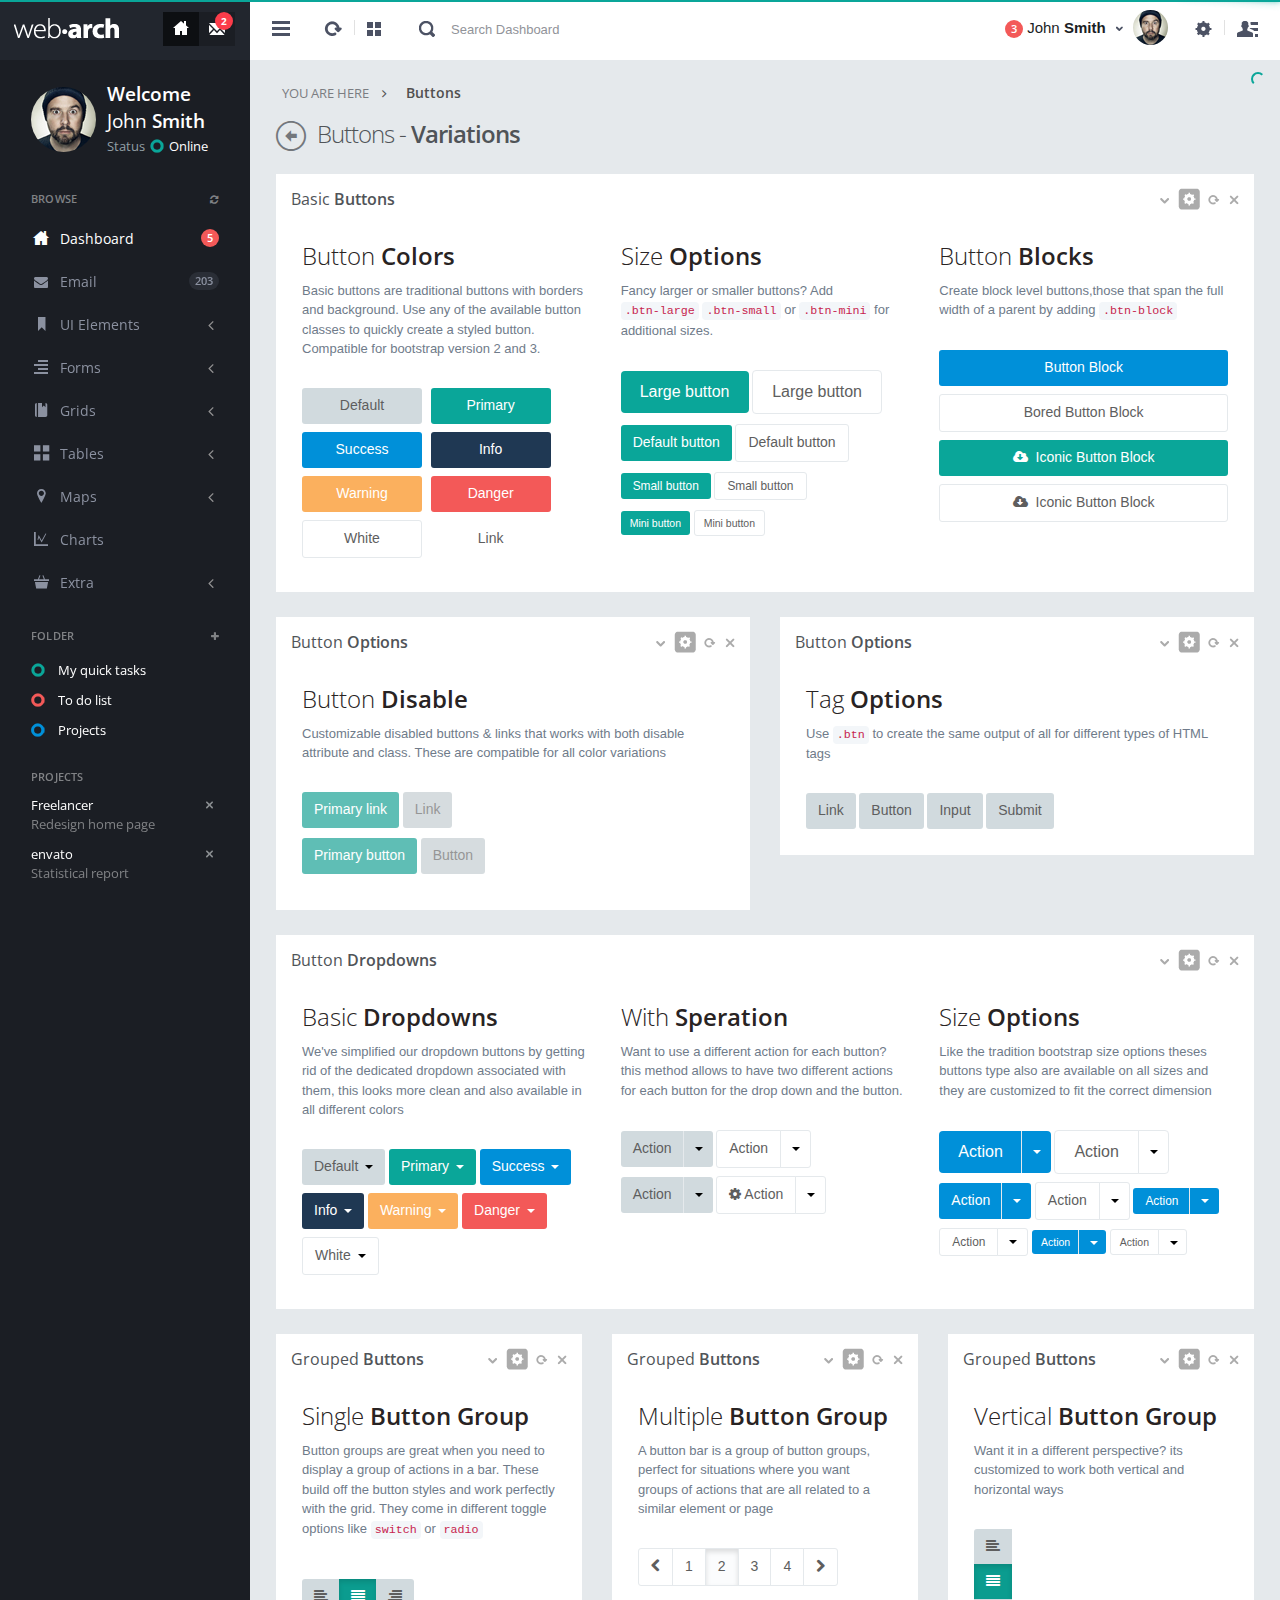
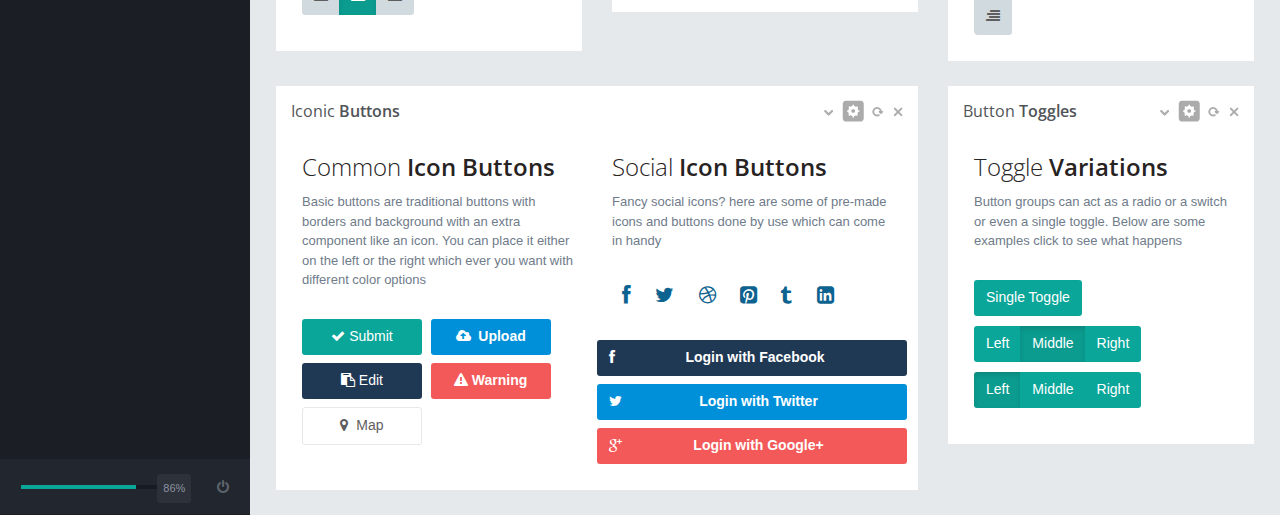
<file: admin/webarch/buttons.html>
<!DOCTYPE html>
<meta http-equiv="content-type" content="text/html;charset=UTF-8" />
<head>
<meta charset="utf-8" />
<title>Webarch - Responsive Admin Dashboard</title>
<meta name="viewport" content="width=device-width, initial-scale=1.0, maximum-scale=1.0, user-scalable=no" />
<meta content="" name="description" />
<meta content="" name="author" />
<!-- BEGIN PLUGIN CSS -->
<link href="assets/plugins/pace/pace-theme-flash.css" rel="stylesheet" type="text/css" media="screen"/>
<link href="assets/plugins/jquery-slider/css/jquery.sidr.light.css" rel="stylesheet" type="text/css" media="screen"/>
<!-- END PLUGIN CSS -->
<!-- BEGIN CORE CSS FRAMEWORK -->
<link href="assets/plugins/boostrapv3/css/bootstrap.min.css" rel="stylesheet" type="text/css"/>
<link href="assets/plugins/boostrapv3/css/bootstrap-theme.min.css" rel="stylesheet" type="text/css"/>
<link href="assets/plugins/font-awesome/css/font-awesome.css" rel="stylesheet" type="text/css"/>
<link href="assets/css/animate.min.css" rel="stylesheet" type="text/css"/>
<!-- END CORE CSS FRAMEWORK -->
<!-- BEGIN CSS TEMPLATE -->
<link href="assets/css/style.css" rel="stylesheet" type="text/css"/>
<link href="assets/css/responsive.css" rel="stylesheet" type="text/css"/>
<link href="assets/css/custom-icon-set.css" rel="stylesheet" type="text/css"/>
<!-- END CSS TEMPLATE -->
</head>
<!-- BEGIN BODY -->
<body class="">
<!-- BEGIN HEADER -->
<div class="header navbar navbar-inverse ">
  <!-- BEGIN TOP NAVIGATION BAR -->
  <div class="navbar-inner">
    <div class="header-seperation">
      <ul class="nav pull-left notifcation-center" id="main-menu-toggle-wrapper" style="display:none">
        <li class="dropdown"> <a id="main-menu-toggle" href="#main-menu"  class="" >
          <div class="iconset top-menu-toggle-white"></div>
          </a> </li>
      </ul>
      <!-- BEGIN LOGO -->
      <a href="index.html"><img src="assets/img/logo.png" class="logo"  data-src="assets/img/logo.png" data-src-retina="assets/img/logo2x.png" width="106" height="21"/></a>
      <!-- END LOGO -->
      <ul class="nav pull-right notifcation-center">
        <li class="dropdown" id="header_task_bar"> <a href="index.html" class="dropdown-toggle active" data-toggle="">
          <div class="iconset top-home"></div>
          </a> </li>
        <li class="dropdown" id="header_inbox_bar" > <a href="email.html" class="dropdown-toggle" >
          <div class="iconset top-messages"></div>
          <span class="badge" id="msgs-badge">2</span> </a></li>
        <li class="dropdown" id="portrait-chat-toggler" style="display:none"> <a href="#sidr" class="chat-menu-toggle">
          <div class="iconset top-chat-white "></div>
          </a> </li>
      </ul>
    </div>
    <!-- END RESPONSIVE MENU TOGGLER -->
    <div class="header-quick-nav" >
      <!-- BEGIN TOP NAVIGATION MENU -->
      <div class="pull-left">
        <ul class="nav quick-section">
          <li class="quicklinks"> <a href="#" class="" id="layout-condensed-toggle" >
            <div class="iconset top-menu-toggle-dark"></div>
            </a> </li>
        </ul>
        <ul class="nav quick-section">
          <li class="quicklinks"> <a href="#" class="" >
            <div class="iconset top-reload"></div>
            </a> </li>
          <li class="quicklinks"> <span class="h-seperate"></span></li>
          <li class="quicklinks"> <a href="#" class="" >
            <div class="iconset top-tiles"></div>
            </a> </li>
          <div class="input-prepend inside search-form no-boarder"> <span class="add-on"> <a href="#" class="" >
            <div class="iconset top-search"></div>
            </a></span>
            <input name="" type="text"  class="no-boarder " placeholder="Search Dashboard" style="width:250px;">
          </div>
        </ul>
      </div>
      <!-- END TOP NAVIGATION MENU -->
      <!-- BEGIN CHAT TOGGLER -->
      <div class="pull-right"> 
		<div class="chat-toggler">	
				<a href="#" class="dropdown-toggle" id="my-task-list" data-placement="bottom" 
						   data-content='
						<div style="width:300px" class="scroller" data-height="100px">
						  <div class="notification-messages info">
									<div class="user-profile">
										<img src="assets/img/profiles/d.jpg" data-src="assets/img/profiles/d.jpg" data-src-retina="assets/img/profiles/d2x.jpg" width="35" height="35">
									</div>
									<div class="message-wrapper">
										<div class="heading">
											David Nester - Commented on your wall
										</div>
										<div class="description">
											Meeting postponed to tomorrow
										</div>
										<div class="date pull-left">
										A min ago
										</div>										
									</div>
									<div class="clearfix"></div>									
								</div>	
							<div class="notification-messages danger">
								<div class="iconholder">
									<i class="icon-warning-sign"></i>
								</div>
								<div class="message-wrapper">
									<div class="heading">
										Server load limited
									</div>
									<div class="description">
										Database server has reached its daily capicity
									</div>
									<div class="date pull-left">
									2 mins ago
									</div>
								</div>
								<div class="clearfix"></div>
							</div>	
							<div class="notification-messages success">
								<div class="user-profile">
									<img src="assets/img/profiles/h.jpg" data-src="assets/img/profiles/h.jpg" data-src-retina="assets/img/profiles/h2x.jpg" width="35" height="35">
								</div>
								<div class="message-wrapper">
									<div class="heading">
										You haveve got 150 messages
									</div>
									<div class="description">
										150 newly unread messages in your inbox
									</div>
									<div class="date pull-left">
									An hour ago
									</div>									
								</div>
								<div class="clearfix"></div>
							</div>							
						</div>' data-toggle="dropdown" data-original-title="Notifications">
					<div class="user-details"> 
						<div class="username">
							<span class="badge badge-important">3</span> 
							John <span class="bold">Smith</span>									
						</div>						
					</div> 
					<div class="iconset top-down-arrow"></div>
				</a>						
				<div class="profile-pic"> 
					<img alt="" src="assets/img/profiles/avatar_small.jpg" data-src="assets/img/profiles/avatar_small.jpg" data-src-retina="assets/img/profiles/avatar_small2x.jpg" width="35" height="35" /> 
				</div>       			
			</div>
		 <ul class="nav quick-section ">
			<li class="quicklinks"> 
				<a data-toggle="dropdown" class="dropdown-toggle  pull-right" href="#">						
					<div class="iconset top-settings-dark "></div> 	
				</a>
				<ul class="dropdown-menu  pull-right" role="menu" aria-labelledby="dropdownMenu">
                  <li><a href="user-profile.html"> My Account</a>
                  </li>
                  <li><a href="calender.html">My Calendar</a>
                  </li>
                  <li><a href="email.html"> My Inbox&nbsp;&nbsp;<span class="badge badge-important animated bounceIn">2</span></a>
                  </li>
                  <li class="divider"></li>                
                  <li><a href="login.html"><i class="icon-off"></i>&nbsp;&nbsp;Log Out</a></li>
               </ul>
			</li> 
			<li class="quicklinks"> <span class="h-seperate"></span></li> 
			<li class="quicklinks"> 	
			<a id="chat-menu-toggle" href="#sidr" class="chat-menu-toggle" ><div class="iconset top-chat-dark "><span class="badge badge-important hide" id="chat-message-count">1</span></div>
			</a> 
				<div class="simple-chat-popup chat-menu-toggle hide" >
					<div class="simple-chat-popup-arrow"></div><div class="simple-chat-popup-inner">
						 <div style="width:100px">
						 <div class="semi-bold">David Nester</div>
						 <div class="message">Hey you there </div>
						</div>
					</div>
				</div>
			</li> 
		</ul>
      </div>
      <!-- END CHAT TOGGLER -->
    </div>
    <!-- END TOP NAVIGATION MENU -->
  </div>
  <!-- END TOP NAVIGATION BAR -->
</div>
<!-- END HEADER -->
<!-- BEGIN CONTAINER -->
<div class="page-container row-fluid">
  <!-- BEGIN SIDEBAR -->
  <div class="page-sidebar" id="main-menu"> 
  <!-- BEGIN MINI-PROFILE -->
   <div class="user-info-wrapper">	
	<div class="profile-wrapper">
		<img src="assets/img/profiles/avatar.jpg" data-src="assets/img/profiles/avatar.jpg" data-src-retina="assets/img/profiles/avatar2x.jpg" width="69" height="69" />
	</div>
    <div class="user-info">
      <div class="greeting">Welcome</div>
      <div class="username">John <span class="semi-bold">Smith</span></div>
      <div class="status">Status<a href="#"><div class="status-icon green"></div>Online</a></div>
    </div>
   </div>
  <!-- END MINI-PROFILE -->
  
  <!-- BEGIN MINI-WIGETS -->

   <!-- END MINI-WIGETS -->
   
   <!-- BEGIN SIDEBAR MENU -->	
	<p class="menu-title">BROWSE <span class="pull-right"><a href="javascript:;"><i class="icon-refresh"></i></a></span></p>
    <ul>	
      <li class="start active "> <a href="index.html"> <i class="icon-custom-home"></i> <span class="title">Dashboard</span> <span class="selected"></span> <span class="badge badge-important pull-right">5</span></a> </li>
	  <li class=""> <a href="email.html"> <i class="icon-envelope"></i> <span class="title">Email</span>  <span class=" badge badge-disable pull-right ">203</span></a> </li>      
      <li class=""> <a href="javascript:;"> <i class="icon-custom-ui"></i> <span class="title">UI Elements</span> <span class="arrow "></span> </a>
        <ul class="sub-menu">
		  <li > <a href="typography.html"> Typography </a> </li>
		  <li > <a href="messages_notifications.html"> Messages & Notifications </a> </li>
		   <li > <a href="icons.html">Icons</a> </li>
		   <li > <a href="buttons.html">Buttons</a> </li>		 
          <li > <a href="tabs_accordian.html"> Tabs & Accordions </a> </li>
          <li > <a href="sliders.html">Sliders</a> </li>
          <li > <a href="group_list.html">Group list </a> </li>
        </ul>
      </li>
	  <li class=""> <a href="javascript:;"> <i class="icon-custom-form"></i> <span class="title">Forms</span> <span class="arrow "></span> </a>
        <ul class="sub-menu">
          <li > <a href="form_elements.html">Form Elements </a> </li>
          <li > <a href="form_validations.html">Form Validations</a> </li>
        </ul>
      </li>
      <li class=""> <a href="javascript:;"> <i class="icon-custom-portlets"></i> <span class="title">Grids</span> <span class="arrow "></span> </a>
        <ul class="sub-menu">
          <li > <a href="grids_simple.html">Simple Grids</a> </li>
          <li > <a href="grids_draggable.html">Draggable Grids </a> </li>
        </ul>
      </li>
      <li class=""> <a href="javascript:;"> <i class="icon-custom-thumb"></i> <span class="title">Tables</span> <span class="arrow "></span> </a>
        <ul class="sub-menu">
          <li > <a href="tables.html"> Basic Tables </a> </li>
          <li > <a href="datatables.html"> Data Tables </a> </li>
        </ul>
      </li>
      <li class=""> <a href="javascript:;"> <i class="icon-custom-map"></i> <span class="title">Maps</span> <span class="arrow "></span> </a>
        <ul class="sub-menu">
          <li > <a href="google_map.html"> Google Maps </a> </li>
          <li > <a href="vector_map.html"> Vector Maps </a> </li>
        </ul>
      </li>
      <li class=""> <a href="charts.html"> <i class="icon-custom-chart"></i> <span class="title">Charts</span> </a> </li>    
      <li class=""> <a href="javascript:;"> <i class="icon-custom-extra"></i> <span class="title">Extra</span> <span class="arrow "></span> </a>
        <ul class="sub-menu">
          <li > <a href="user-profile.html"> User Profile </a> </li>
          <li > <a href="gallery.html"> Gallery</a> </li>
		  <li class=""><a href="calender.html"> Calendar</a> </li>
          <li > <a href="search_results.html"> Search Results </a> </li>
          <li > <a href="invoice.html"> Invoice </a> </li>
          <li > <a href="404.html"> 404 Page </a> </li>
          <li > <a href="500.html"> 500 Page </a> </li>
          <li > <a href="blank_template.html"> Blank Page </a> </li>
          <li > <a href="login.html"> Login </a> </li>
          <li > <a href="lockscreen.html"> Lockscreen </a> </li>
        </ul>
      </li>
	  <li class="hidden-lg hidden-md hidden-xs" id="more-widgets" style="display:" > <a href="javascript:;"> <i class="icon-ellipsis-horizontal"></i></a> 
		  <ul class="sub-menu">
		  	<div class="side-bar-widgets">
			<p class="menu-title">FOLDER <span class="pull-right"><a href="#" class="create-folder"><i class="icon-plus"></i></a></span></p>
			<ul class="folders" id="folders">
				  <li><a href="#"><div class="status-icon green"></div> My quick tasks </a> </li>
				  <li><a href="#"><div class="status-icon red"></div> To do list </a> </li>
				  <li><a href="#"><div class="status-icon blue"></div> Projects </a> </li>
				  <li id="folder-input" class="folder-input" style="display:none"><input type="text" placeholder="Name of folder" class="no-boarder folder-name" name="" id="folder-name"></li>
			</ul>
			<p class="menu-title">PROJECTS </p>
				<div class="status-widget">
					<div class="status-widget-wrapper">
						<div class="title">Freelancer<a href="#" class="remove-widget"><i class="icon-custom-cross"></i></a></div>
						<p>Redesign home page</p>
					</div>
				</div>
				<div class="status-widget">
					<div class="status-widget-wrapper">
						<div class="title">envato<a href="#" class="remove-widget"><i class="icon-custom-cross"></i></a></div>
						<p>Statistical report</p>
					</div>
				</div>
			</div>
		</ul>
	  </li>    
    </ul>
	<div class="side-bar-widgets">
	<p class="menu-title">FOLDER <span class="pull-right"><a href="#" class="create-folder"><i class="icon-plus"></i></a></span></p>
	<ul class="folders" id="folders">
		  <li><a href="#"><div class="status-icon green"></div> My quick tasks </a> </li>
		  <li><a href="#"><div class="status-icon red"></div> To do list </a> </li>
		  <li><a href="#"><div class="status-icon blue"></div> Projects </a> </li>
		  <li id="folder-input" class="folder-input" style="display:none"><input type="text" placeholder="Name of folder" class="no-boarder folder-name" name="" id="folder-name"></li>
	</ul>
	<p class="menu-title">PROJECTS </p>
		<div class="status-widget">
			<div class="status-widget-wrapper">
				<div class="title">Freelancer<a href="#" class="remove-widget"><i class="icon-custom-cross"></i></a></div>
				<p>Redesign home page</p>
			</div>
		</div>
		<div class="status-widget">
			<div class="status-widget-wrapper">
				<div class="title">envato<a href="#" class="remove-widget"><i class="icon-custom-cross"></i></a></div>
				<p>Statistical report</p>
			</div>
		</div>
	</div>
	<a href="#" class="scrollup">Scroll</a>
	<div class="clearfix"></div>
    <!-- END SIDEBAR MENU --> 
  </div>
   <div class="footer-widget">		
	<div class="progress transparent progress-small no-radius no-margin">
		<div class="progress-bar progress-bar-success animate-progress-bar" data-percentage="79%" style="width: 79%;"></div>		
	</div>
	<div class="pull-right">
		<div class="details-status">
		<span class="animate-number" data-value="86" data-animation-duration="560">86</span>%
	</div>	
	<a href="lockscreen.html"><i class="icon-off"></i></a></div>
  </div>  
  <!-- END SIDEBAR --> 
  <!-- BEGIN PAGE CONTAINER-->
  <div class="page-content">
    <!-- BEGIN SAMPLE PORTLET CONFIGURATION MODAL FORM-->
    <div id="portlet-config" class="modal hide">
      <div class="modal-header">
        <button data-dismiss="modal" class="close" type="button"></button>
        <h3>Widget Settings</h3>
      </div>
      <div class="modal-body"> Widget settings form goes here </div>
    </div>
    <div class="clearfix"></div>
    <div class="content">
      <ul class="breadcrumb">
        <li>
          <p>YOU ARE HERE</p>
        </li>
        <i class="icon-angle-right"></i>
        <li><a href="#" class="active">Buttons</a> </li>
      </ul>
      <div class="page-title"> <i class="icon-custom-left"></i>
        <h3>Buttons - <span class="semi-bold">Variations</span></h3>
      </div>
      <div class="row">
        <div class="col-md-12">
          <div class="grid simple">
            <div class="grid-title no-border">
              <h4>Basic <span class="semi-bold">Buttons</span></h4>
              <div class="tools"> <a href="javascript:;" class="collapse"></a> <a href="#grid-config" data-toggle="modal" class="config"></a> <a href="javascript:;" class="reload"></a> <a href="javascript:;" class="remove"></a> </div>
            </div>
            <div class="grid-body no-border">
              <div class="row">
                <div class="col-md-4">
                  <h3>Button <span class="semi-bold">Colors</span></h3>
                  <p>Basic buttons are traditional buttons with borders and background. Use any of the available button classes to quickly create a styled button. Compatible for bootstrap version 2 and 3.</p>
                  <br>
                  <!-- Standard gray button with gradient -->
                  <button type="button" class="btn btn-default btn-cons">Default</button>
                  <!-- Provides extra visual weight and identifies the primary action in a set of buttons -->
                  <button type="button" class="btn btn-primary btn-cons">Primary</button>
                  <!-- Indicates a successful or positive action -->
                  <button type="button" class="btn btn-success btn-cons">Success</button>
                  <!-- Contextual button for informational alert messages -->
                  <button type="button" class="btn btn-info btn-cons">Info</button>
                  <!-- Indicates caution should be taken with this action -->
                  <button type="button" class="btn btn-warning btn-cons">Warning</button>
                  <!-- Indicates a dangerous or potentially negative action -->
                  <button type="button" class="btn btn-danger btn-cons">Danger</button>
                  <!-- Indicates a dangerous or potentially negative action -->
                  <button type="button" class="btn btn-white btn-cons">White</button>
                  <!-- Deemphasize a button by making it look like a link while maintaining button behavior -->
                  <button type="button" class="btn btn-link btn-cons">Link</button>
                </div>
                <div class="col-md-4">
                  <h3>Size <span class="semi-bold">Options</span></h3>
                  <p>Fancy larger or smaller buttons? Add <code>.btn-large</code> <code>.btn-small</code> or <code>.btn-mini</code> for additional sizes.</p>
                  <br>
                  <p>
                    <button type="button" class="btn btn-primary btn-lg btn-large">Large button</button>
                    <button type="button" class="btn btn-white btn-lg btn-large">Large button</button>
                  </p>
                  <p>
                    <button type="button" class="btn btn-primary">Default button</button>
                    <button type="button" class="btn btn-white">Default button</button>
                  </p>
                  <p>
                    <button type="button" class="btn btn-primary btn-sm btn-small">Small button</button>
                    <button type="button" class="btn btn-white btn-sm btn-small">Small button</button>
                  </p>
                  <p>
                    <button type="button" class="btn btn-primary btn-xs btn-mini">Mini button</button>
                    <button type="button" class="btn btn-white btn-xs btn-mini">Mini button</button>
                  </p>
                </div>
                <div class="col-md-4">
                  <h3>Button <span class="semi-bold">Blocks</span></h3>
                  <p>Create block level buttons,those that span the full width of a parent by adding <code>.btn-block</code></p>
                  <br>
                  <button class="btn btn-block btn-success" type="button">Button Block</button>
                  <button class="btn btn-block btn-white" type="button">Bored Button Block</button>
                  <button class="btn btn-block btn-primary" type="button"><i class="icon-cloud-download"></i>&nbsp;&nbsp;Iconic Button Block</button>
                  <button class="btn btn-block btn-white" type="button"><i class="icon-cloud-download"></i>&nbsp;&nbsp;Iconic Button Block</button>
                </div>
              </div>
            </div>
          </div>
        </div>
      </div>
      <div class="row">
        <div class="col-md-6">
          <div class="grid simple">
            <div class="grid-title no-border">
              <h4>Button <span class="semi-bold">Options</span></h4>
              <div class="tools"> <a href="javascript:;" class="collapse"></a> <a href="#grid-config" data-toggle="modal" class="config"></a> <a href="javascript:;" class="reload"></a> <a href="javascript:;" class="remove"></a> </div>
            </div>
            <div class="grid-body no-border">
              <div class="row">
                <div class="col-md-12">
                  <h3>Button <span class="semi-bold">Disable</span></h3>
                  <p>Customizable disabled buttons & links that works with both disable attribute and class. These are compatible for all color variations</p>
                  <br>
                  <p> <a href="#" class="btn btn-primary disabled">Primary link</a> <a href="#" class="btn disabled">Link</a> </p>
                  <p>
                    <button type="button" class="btn  btn-primary disabled" disabled="disabled">Primary button</button>
                    <button type="button" class="btn " disabled>Button</button>
                  </p>
                </div>
              </div>
            </div>
          </div>
        </div>
        <div class="col-md-6">
          <div class="grid simple">
            <div class="grid-title no-border">
              <h4>Button <span class="semi-bold">Options</span></h4>
              <div class="tools"> <a href="javascript:;" class="collapse"></a> <a href="#grid-config" data-toggle="modal" class="config"></a> <a href="javascript:;" class="reload"></a> <a href="javascript:;" class="remove"></a> </div>
            </div>
            <div class="grid-body no-border">
              <div class="row">
                <div class="col-md-12">
                  <h3>Tag <span class="semi-bold">Options</span></h3>
                  <p>Use <code>.btn</code> to create the same output of all for different types of HTML tags </p>
                  <br>
                  <a class="btn" href="">Link</a>
                  <button class="btn" type="submit">Button</button>
                  <input class="btn" type="button" value="Input">
                  <input class="btn" type="submit" value="Submit">
                </div>
              </div>
            </div>
          </div>
        </div>
      </div>
      <div class="row">
        <div class="col-md-12">
          <div class="grid simple">
            <div class="grid-title no-border">
              <h4>Button <span class="semi-bold">Dropdowns</span></h4>
              <div class="tools"> <a href="javascript:;" class="collapse"></a> <a href="#grid-config" data-toggle="modal" class="config"></a> <a href="javascript:;" class="reload"></a> <a href="javascript:;" class="remove"></a> </div>
            </div>
            <div class="grid-body no-border">
              <div class="row">
                <div class="col-md-4">
                  <h3>Basic <span class="semi-bold">Dropdowns</span></h3>
                  <p>We've simplified our dropdown buttons by getting rid of the dedicated dropdown associated with them, this looks more clean and also available in all different colors</p>
                  <br>
                  <div class="btn-group"> <a class="btn dropdown-toggle btn-demo-space" data-toggle="dropdown" href="#"> Default <span class="caret"></span> </a>
                    <ul class="dropdown-menu">
                      <li><a href="#">Action</a></li>
                      <li><a href="#">Another action</a></li>
                      <li><a href="#">Something else here</a></li>
                      <li class="divider"></li>
                      <li><a href="#">Separated link</a></li>
                    </ul>
                  </div>
                  <div class="btn-group"> <a class="btn btn-primary dropdown-toggle btn-demo-space" data-toggle="dropdown" href="#"> Primary <span class="caret"></span> </a>
                    <ul class="dropdown-menu">
                      <li><a href="#">Action</a></li>
                      <li><a href="#">Another action</a></li>
                      <li><a href="#">Something else here</a></li>
                      <li class="divider"></li>
                      <li><a href="#">Separated link</a></li>
                    </ul>
                  </div>
                  <div class="btn-group"> <a class="btn btn-success dropdown-toggle btn-demo-space" data-toggle="dropdown" href="#"> Success <span class="caret"></span> </a>
                    <ul class="dropdown-menu">
                      <li><a href="#">Action</a></li>
                      <li><a href="#">Another action</a></li>
                      <li><a href="#">Something else here</a></li>
                      <li class="divider"></li>
                      <li><a href="#">Separated link</a></li>
                    </ul>
                  </div>
                  <div class="btn-group"> <a class="btn btn-info dropdown-toggle btn-demo-space" data-toggle="dropdown" href="#"> Info <span class="caret"></span> </a>
                    <ul class="dropdown-menu">
                      <li><a href="#">Action</a></li>
                      <li><a href="#">Another action</a></li>
                      <li><a href="#">Something else here</a></li>
                      <li class="divider"></li>
                      <li><a href="#">Separated link</a></li>
                    </ul>
                  </div>
                  <div class="btn-group"> <a class="btn btn-warning dropdown-toggle btn-demo-space" data-toggle="dropdown" href="#"> Warning <span class="caret"></span> </a>
                    <ul class="dropdown-menu">
                      <li><a href="#">Action</a></li>
                      <li><a href="#">Another action</a></li>
                      <li><a href="#">Something else here</a></li>
                      <li class="divider"></li>
                      <li><a href="#">Separated link</a></li>
                    </ul>
                  </div>
                  <div class="btn-group"> <a class="btn btn-danger dropdown-toggle btn-demo-space" data-toggle="dropdown" href="#"> Danger <span class="caret"></span> </a>
                    <ul class="dropdown-menu">
                      <li><a href="#">Action</a></li>
                      <li><a href="#">Another action</a></li>
                      <li><a href="#">Something else here</a></li>
                      <li class="divider"></li>
                      <li><a href="#">Separated link</a></li>
                    </ul>
                  </div>
                  <div class="btn-group"> <a class="btn btn-white dropdown-toggle btn-demo-space" data-toggle="dropdown" href="#"> White <span class="caret"></span> </a>
                    <ul class="dropdown-menu">
                      <li><a href="#">Action</a></li>
                      <li><a href="#">Another action</a></li>
                      <li><a href="#">Something else here</a></li>
                      <li class="divider"></li>
                      <li><a href="#">Separated link</a></li>
                    </ul>
                  </div>
                </div>
                <div class="col-md-4">
                  <h3>With <span class="semi-bold">Speration</span></h3>
                  <p>Want to use a different action for each button? this method allows to have two different actions for each button for the drop down and the button.</p>
                  <br>
                  <div class="row-fluid">
                    <div class="btn-group btn-demo-space">
                      <button class="btn btn-demo-space">Action</button>
                      <button class="btn dropdown-toggle btn-demo-space" data-toggle="dropdown"> <span class="caret"></span> </button>
                      <ul class="dropdown-menu">
                        <li><a href="#">Action</a></li>
                        <li><a href="#">Another action</a></li>
                        <li><a href="#">Something else here</a></li>
                        <li class="divider"></li>
                        <li><a href="#">Separated link</a></li>
                      </ul>
                    </div>
                    <div class="btn-group ">
                      <button class="btn btn-white btn-demo-space"> Action</button>
                      <button class="btn btn-white dropdown-toggle btn-demo-space" data-toggle="dropdown"> <span class="caret"></span> </button>
                      <ul class="dropdown-menu">
                        <li><a href="#">Action</a></li>
                        <li><a href="#">Another action</a></li>
                        <li><a href="#">Something else here</a></li>
                        <li class="divider"></li>
                        <li><a href="#">Separated link</a></li>
                      </ul>
                    </div>
                  </div>
                  <div class="row-fluid">
                    <div class="btn-group">
                      <button class="btn btn-demo-space">Action</button>
                      <button class="btn dropdown-toggle btn-demo-space" data-toggle="dropdown"> <span class="caret"></span> </button>
                      <ul class="dropdown-menu">
                        <li><a href="#">Action</a></li>
                        <li><a href="#">Another action</a></li>
                        <li><a href="#">Something else here</a></li>
                        <li class="divider"></li>
                        <li><a href="#">Separated link</a></li>
                      </ul>
                    </div>
                    <div class="btn-group">
                      <button class="btn btn-white btn-demo-space"><i class="icon-cog"></i> Action</button>
                      <button class="btn btn-white dropdown-toggle btn-demo-space" data-toggle="dropdown"> <span class="caret"></span> </button>
                      <ul class="dropdown-menu">
                        <li><a href="#">Action</a></li>
                        <li><a href="#">Another action</a></li>
                        <li><a href="#">Something else here</a></li>
                        <li class="divider"></li>
                        <li><a href="#">Separated link</a></li>
                      </ul>
                    </div>
                  </div>
                </div>
                <div class="col-md-4">
                  <h3>Size <span class="semi-bold">Options</span></h3>
                  <p>Like the tradition bootstrap size options theses buttons type also are available on all sizes and they are customized to fit the correct dimension</p>
                  <br>
             
                    <div class="btn-group">
                      <button class="btn btn-large btn-success btn-demo-space">Action</button>
                      <button class="btn btn-large btn-success dropdown-toggle btn-demo-space" data-toggle="dropdown"> <span class="caret"></span> </button>
                      <ul class="dropdown-menu">
                        <li><a href="#">Action</a></li>
                        <li><a href="#">Another action</a></li>
                        <li><a href="#">Something else here</a></li>
                        <li class="divider"></li>
                        <li><a href="#">Separated link</a></li>
                      </ul>
                    </div>
                    <div class="btn-group">
                      <button class="btn btn-large btn-white btn-demo-space">Action</button>
                      <button class="btn btn-large btn-white dropdown-toggle btn-demo-space" data-toggle="dropdown"> <span class="caret"></span> </button>
                      <ul class="dropdown-menu">
                        <li><a href="#">Action</a></li>
                        <li><a href="#">Another action</a></li>
                        <li><a href="#">Something else here</a></li>
                        <li class="divider"></li>
                        <li><a href="#">Separated link</a></li>
                      </ul>
                    </div>
                  
                    <div class="btn-group">
                      <button class="btn btn-success btn-demo-space">Action</button>
                      <button class="btn btn-success dropdown-toggle btn-demo-space" data-toggle="dropdown"> <span class="caret"></span> </button>
                      <ul class="dropdown-menu">
                        <li><a href="#">Action</a></li>
                        <li><a href="#">Another action</a></li>
                        <li><a href="#">Something else here</a></li>
                        <li class="divider"></li>
                        <li><a href="#">Separated link</a></li>
                      </ul>
                    </div>
                    <div class="btn-group">
                      <button class="btn btn-white btn-demo-space">Action</button>
                      <button class="btn btn-white dropdown-toggle btn-demo-space" data-toggle="dropdown"> <span class="caret"></span> </button>
                      <ul class="dropdown-menu">
                        <li><a href="#">Action</a></li>
                        <li><a href="#">Another action</a></li>
                        <li><a href="#">Something else here</a></li>
                        <li class="divider"></li>
                        <li><a href="#">Separated link</a></li>
                      </ul>
                    </div>
                    <div class="btn-group">
                      <button class="btn btn-small btn-success btn-demo-space">Action</button>
                      <button class="btn btn-small btn-success dropdown-toggle btn-demo-space" data-toggle="dropdown"> <span class="caret"></span> </button>
                      <ul class="dropdown-menu">
                        <li><a href="#">Action</a></li>
                        <li><a href="#">Another action</a></li>
                        <li><a href="#">Something else here</a></li>
                        <li class="divider"></li>
                        <li><a href="#">Separated link</a></li>
                      </ul>
                    </div>
                    <div class="btn-group">
                      <button class="btn btn-small btn-white btn-demo-space">Action</button>
                      <button class="btn btn-small btn-white dropdown-toggle btn-demo-space" data-toggle="dropdown"> <span class="caret"></span> </button>
                      <ul class="dropdown-menu">
                        <li><a href="#">Action</a></li>
                        <li><a href="#">Another action</a></li>
                        <li><a href="#">Something else here</a></li>
                        <li class="divider"></li>
                        <li><a href="#">Separated link</a></li>
                      </ul>
                    </div>
                    <div class="btn-group">
                      <button class="btn btn-mini btn-success btn-demo-space">Action</button>
                      <button class="btn btn-mini btn-success dropdown-toggle btn-demo-space" data-toggle="dropdown"> <span class="caret"></span> </button>
                      <ul class="dropdown-menu">
                        <li><a href="#">Action</a></li>
                        <li><a href="#">Another action</a></li>
                        <li><a href="#">Something else here</a></li>
                        <li class="divider"></li>
                        <li><a href="#">Separated link</a></li>
                      </ul>
                    </div>
                    <div class="btn-group">
                      <button class="btn btn-mini btn-white btn-demo-space">Action</button>
                      <button class="btn btn-mini btn-white dropdown-toggle btn-demo-space" data-toggle="dropdown"> <span class="caret"></span> </button>
                      <ul class="dropdown-menu">
                        <li><a href="#">Action</a></li>
                        <li><a href="#">Another action</a></li>
                        <li><a href="#">Something else here</a></li>
                        <li class="divider"></li>
                        <li><a href="#">Separated link</a></li>
                      </ul>
                    </div>
                </div>
              </div>
            </div>
          </div>
        </div>
      </div>
      <div class="row">
        <div class="col-md-4">
          <div class="grid simple">
            <div class="grid-title no-border">
              <h4>Grouped <span class="semi-bold">Buttons</span></h4>
              <div class="tools"> <a href="javascript:;" class="collapse"></a> <a href="#grid-config" data-toggle="modal" class="config"></a> <a href="javascript:;" class="reload"></a> <a href="javascript:;" class="remove"></a> </div>
            </div>
            <div class="grid-body no-border">
              <div class="row">
                <div class="col-md-12">
                  <h3>Single <span class="semi-bold">Button Group</span></h3>
                  <p>Button groups are great when you need to display a group of actions in a bar. These build off the button styles and work perfectly with the grid. They come in different toggle options like <code>switch</code> or <code>radio</code></p>
                  <br>
                  <p>
                  <div class="btn-group"  data-toggle="buttons-radio">
                    <button class="btn"><i class="icon-align-left"></i></button>
                    <button class="btn active btn-primary"><i class="icon-align-justify"></i></button>
                    <button class="btn"><i class="icon-align-right"></i></button>
                  </div>
                  </p>
                </div>
              </div>
            </div>
          </div>
        </div>
        <div class="col-md-4">
          <div class="grid simple">
            <div class="grid-title no-border">
              <h4>Grouped <span class="semi-bold">Buttons</span></h4>
              <div class="tools"> <a href="javascript:;" class="collapse"></a> <a href="#grid-config" data-toggle="modal" class="config"></a> <a href="javascript:;" class="reload"></a> <a href="javascript:;" class="remove"></a> </div>
            </div>
            <div class="grid-body no-border">
              <div class="row">
                <div class="col-md-12">
                  <h3>Multiple <span class="semi-bold">Button Group</span></h3>
                  <p>A button bar is a group of button groups, perfect for situations where you want groups of actions that are all related to a similar element or page</p>
                  <br>
                  <div class="btn-group">
                    <button class="btn btn-white" type="button"><i class="icon-chevron-left"></i></button>
                    <button class="btn btn-white">1</button>
                    <button class="btn btn-white  active">2</button>
                    <button class="btn btn-white">3</button>
                    <button class="btn btn-white">4</button>
                    <button class="btn btn-white" type="button"><i class="icon-chevron-right"></i> </button>
                  </div>
                </div>
              </div>
            </div>
          </div>
        </div>
        <div class="col-md-4">
          <div class="grid simple">
            <div class="grid-title no-border">
              <h4>Grouped <span class="semi-bold">Buttons</span></h4>
              <div class="tools"> <a href="javascript:;" class="collapse"></a> <a href="#grid-config" data-toggle="modal" class="config"></a> <a href="javascript:;" class="reload"></a> <a href="javascript:;" class="remove"></a> </div>
            </div>
            <div class="grid-body no-border">
              <div class="row">
                <div class="col-md-12">
                  <h3>Vertical <span class="semi-bold">Button Group</span></h3>
                  <p>Want it in a different perspective? its customized to work both vertical and horizontal ways</p>
                  <br>
                  <div class="btn-group btn-group-vertical"  data-toggle="buttons-radio">
                    <button class="btn"><i class="icon-align-left"></i></button>
                    <button class="btn active btn-primary"><i class="icon-align-justify"></i></button>
                    <button class="btn"><i class="icon-align-right"></i></button>
                  </div>
                </div>
              </div>
            </div>
          </div>
        </div>
      </div>
      <div class="row">
        <div class="col-md-8">
          <div class="grid simple">
            <div class="grid-title no-border">
              <h4>Iconic <span class="semi-bold">Buttons</span></h4>
              <div class="tools"> <a href="javascript:;" class="collapse"></a> <a href="#grid-config" data-toggle="modal" class="config"></a> <a href="javascript:;" class="reload"></a> <a href="javascript:;" class="remove"></a> </div>
            </div>
            <div class="grid-body no-border">
              <div class="row">
                <div class="col-md-6">
                  <h3>Common <span class="semi-bold">Icon Buttons</span></h3>
                  <p>Basic buttons are traditional buttons with borders and background with an extra component like an icon. You can place it either on the left or the right which ever you want with different color options</p>
                  <br>
                  <button type="button" class="btn btn-primary btn-cons"><i class="icon-ok"></i>&nbsp;Submit</button>
                  <!-- Indicates a successful or positive action -->
                  <button type="button" class="btn btn-success btn-cons"><i class="icon-cloud-upload"></i>&nbsp;&nbsp;<span class="bold">Upload</span></button>
                  <!-- Contextual button for informational alert messages -->
                  <button type="button" class="btn btn-info btn-cons"><i class="icon-paste"></i> Edit</button>
                  <!-- Indicates a dangerous or potentially negative action -->
                  <button type="button" class="btn btn-danger btn-cons"><i class="icon-warning-sign"></i> <span class="bold">Warning</span></button>
                  <!-- Indicates a dangerous or potentially negative action -->
                  <button type="button" class="btn btn-white btn-cons"><i class="icon-map-marker"></i>&nbsp;&nbsp;Map</button>
                </div>
                <div class="col-md-6">
                  <h3>Social <span class="semi-bold">Icon Buttons</span></h3>
                  <p>Fancy social icons? here are some of pre-made icons and buttons done by use which can come in handy</p>
                  <br>
                  <p> <a href="#" class="btn-social"><i class="icon-facebook"></i></a> <a href="#" class="btn-social"><i class="icon-twitter"></i> </a> <a href="#" class="btn-social"><i class="icon-dribbble"></i></a> <a href="#" class="btn-social"><i class="icon-pinterest-sign"></i></a> <a href="#" class="btn-social"><i class="icon-tumblr"></i> </a> <a href="#" class="btn-social"><i class="icon-linkedin-sign"></i> </a> </p>
                  <br>
                  <div class="row">
                    <button type="button" class="btn btn-block btn-info">
                    <div class="pull-left"><i class="icon-facebook"></i></div>
                    <span class="bold">Login with Facebook</span></button>
                    <button type="button" class="btn btn-block btn-success">
                    <div class="pull-left"><i class="icon-twitter"></i></div>
                    <span class="bold">Login with Twitter</span></button>
                    <button type="button" class="btn btn-block btn-danger">
                    <div class="pull-left"><i class="icon-google-plus"></i></div>
                    <span class="bold">Login with Google+</span></button>
                  </div>
                </div>
              </div>
            </div>
          </div>
        </div>
        <div class="col-md-4">
          <div class="grid simple">
            <div class="grid-title no-border">
              <h4>Button <span class="semi-bold">Toggles</span></h4>
              <div class="tools"> <a href="javascript:;" class="collapse"></a> <a href="#grid-config" data-toggle="modal" class="config"></a> <a href="javascript:;" class="reload"></a> <a href="javascript:;" class="remove"></a> </div>
            </div>
            <div class="grid-body no-border">

                  <h3>Toggle <span class="semi-bold">Variations</span></h3>
                  <p>Button groups can act as a radio or a switch or even a single toggle. Below are some examples click to see what happens</p>
                  <br>
                  <p>
                    <button type="button" class="btn btn-primary" data-toggle="button">Single Toggle</button>
                  </p>
                  <p>
                  <div class="btn-group" data-toggle="buttons-checkbox">
                    <button type="button" class="btn btn-primary">Left</button>
                    <button type="button" class="btn btn-primary active">Middle</button>
                    <button type="button" class="btn btn-primary">Right</button>
                  </div>
                  </p>
                  <p>
                  <div class="btn-group" data-toggle="buttons-radio">
                    <button type="button" class="btn btn-primary active">Left</button>
                    <button type="button" class="btn btn-primary">Middle</button>
                    <button type="button" class="btn btn-primary">Right</button>
                  </div>
                  </p>
            </div>
          </div>
        </div>
      </div>
    </div>
    <!-- END PAGE -->
  </div>
</div>
<!-- BEGIN CHAT -->
<div id="sidr">
  <div class="chat-window-wrapper">
    <div class="chat-header">
      <div class="pull-left">
        <input type="text" placeholder="search">
      </div>
      <div class="pull-right"> <a href="#" class="" >
        <div class="iconset top-settings-dark "></div>
        </a> </div>
    </div>
    <div class="side-widget">
      <div class="side-widget-title">group chats</div>
      <div class="side-widget-content">
        <div id="groups-list">
          <ul class="groups" >
            <li><a href="#">
              <div class="status-icon green"></div>
              Office work</a></li>
            <li><a href="#">
              <div class="status-icon green"></div>
              Personal vibes</a></li>
          </ul>
        </div>
      </div>
    </div>
    <div class="side-widget">
      <div class="side-widget-title">favourites</div>
      <div id="favourites-list">
        <div class="side-widget-content" >
          <div class="user-details-wrapper active">
            <div class="user-profile"> <img src="assets/img/profiles/d.jpg" data-src="assets/img/profiles/d.jpg" data-src-retina="assets/img/profiles/d2x.jpg" width="35" height="35"> </div>
            <div class="user-details">
              <div class="user-name"> Jane Smith </div>
              <div class="user-more"> Hello you there? </div>
            </div>
            <div class="user-details-status-wrapper"> <span class="badge badge-important">3</span> </div>
            <div class="user-details-count-wrapper">
              <div class="status-icon green"></div>
            </div>
            <div class="clearfix"></div>
          </div>
          <div class="user-details-wrapper">
            <div class="user-profile"> <img src="assets/img/profiles/c.jpg" data-src="assets/img/profiles/c.jpg" data-src-retina="assets/img/profiles/c2x.jpg" width="35" height="35"> </div>
            <div class="user-details">
              <div class="user-name"> David Nester </div>
              <div class="user-more"> Busy, Do not disturb </div>
            </div>
            <div class="user-details-status-wrapper">
              <div class="clearfix"></div>
            </div>
            <div class="user-details-count-wrapper">
              <div class="status-icon red"></div>
            </div>
            <div class="clearfix"></div>
          </div>
        </div>
      </div>
    </div>
    <div class="side-widget">
      <div class="side-widget-title">more friends</div>
      <div class="side-widget-content" id="friends-list">
        <div class="user-details-wrapper">
          <div class="user-profile"> <img src="assets/img/profiles/d.jpg" data-src="assets/img/profiles/d.jpg" data-src-retina="assets/img/profiles/d2x.jpg" width="35" height="35"> </div>
          <div class="user-details">
            <div class="user-name"> Jane Smith </div>
            <div class="user-more"> Hello you there? </div>
          </div>
          <div class="user-details-status-wrapper"> </div>
          <div class="user-details-count-wrapper">
            <div class="status-icon green"></div>
          </div>
          <div class="clearfix"></div>
        </div>
        <div class="user-details-wrapper">
          <div class="user-profile"> <img src="assets/img/profiles/h.jpg" data-src="assets/img/profiles/h.jpg" data-src-retina="assets/img/profiles/h2x.jpg" width="35" height="35"> </div>
          <div class="user-details">
            <div class="user-name"> David Nester </div>
            <div class="user-more"> Busy, Do not disturb </div>
          </div>
          <div class="user-details-status-wrapper">
            <div class="clearfix"></div>
          </div>
          <div class="user-details-count-wrapper">
            <div class="status-icon red"></div>
          </div>
          <div class="clearfix"></div>
        </div>
        <div class="user-details-wrapper">
          <div class="user-profile"> <img src="assets/img/profiles/c.jpg" data-src="assets/img/profiles/c.jpg" data-src-retina="assets/img/profiles/c2x.jpg" width="35" height="35"> </div>
          <div class="user-details">
            <div class="user-name"> Jane Smith </div>
            <div class="user-more"> Hello you there? </div>
          </div>
          <div class="user-details-status-wrapper"> </div>
          <div class="user-details-count-wrapper">
            <div class="status-icon green"></div>
          </div>
          <div class="clearfix"></div>
        </div>
        <div class="user-details-wrapper">
          <div class="user-profile"> <img src="assets/img/profiles/h.jpg" data-src="assets/img/profiles/h.jpg" data-src-retina="assets/img/profiles/h2x.jpg" width="35" height="35"> </div>
          <div class="user-details">
            <div class="user-name"> David Nester </div>
            <div class="user-more"> Busy, Do not disturb </div>
          </div>
          <div class="user-details-status-wrapper">
            <div class="clearfix"></div>
          </div>
          <div class="user-details-count-wrapper">
            <div class="status-icon red"></div>
          </div>
          <div class="clearfix"></div>
        </div>
      </div>
    </div>
  </div>
</div>
<!-- END CHAT -->
<!-- END CONTAINER -->
<!-- BEGIN CORE JS FRAMEWORK-->
<script src="assets/plugins/jquery-1.8.3.min.js" type="text/javascript"></script>
<script src="assets/plugins/jquery-ui/jquery-ui-1.10.1.custom.min.js" type="text/javascript"></script>
<script src="assets/plugins/boostrapv3/js/bootstrap.min.js" type="text/javascript"></script> 
<script src="assets/plugins/breakpoints.js" type="text/javascript"></script>
<script src="assets/plugins/jquery-unveil/jquery.unveil.min.js" type="text/javascript"></script>
<!-- END CORE JS FRAMEWORK -->
<!-- BEGIN PAGE LEVEL JS -->
<script src="assets/plugins/pace/pace.min.js" type="text/javascript"></script>
<script src="assets/plugins/jquery-block-ui/jqueryblockui.js" type="text/javascript"></script> 
<script src="assets/plugins/jquery-slider/jquery.sidr.min.js" type="text/javascript"></script>
<script src="assets/plugins/jquery-numberAnimate/jquery.animateNumbers.js" type="text/javascript"></script>
<!-- END PAGE LEVEL PLUGINS -->
<!-- BEGIN CORE TEMPLATE JS -->
<script src="assets/js/core.js" type="text/javascript"></script>
<script src="assets/js/demo.js" type="text/javascript"></script>
<!-- END CORE TEMPLATE JS -->
</body>
</html>
</file>
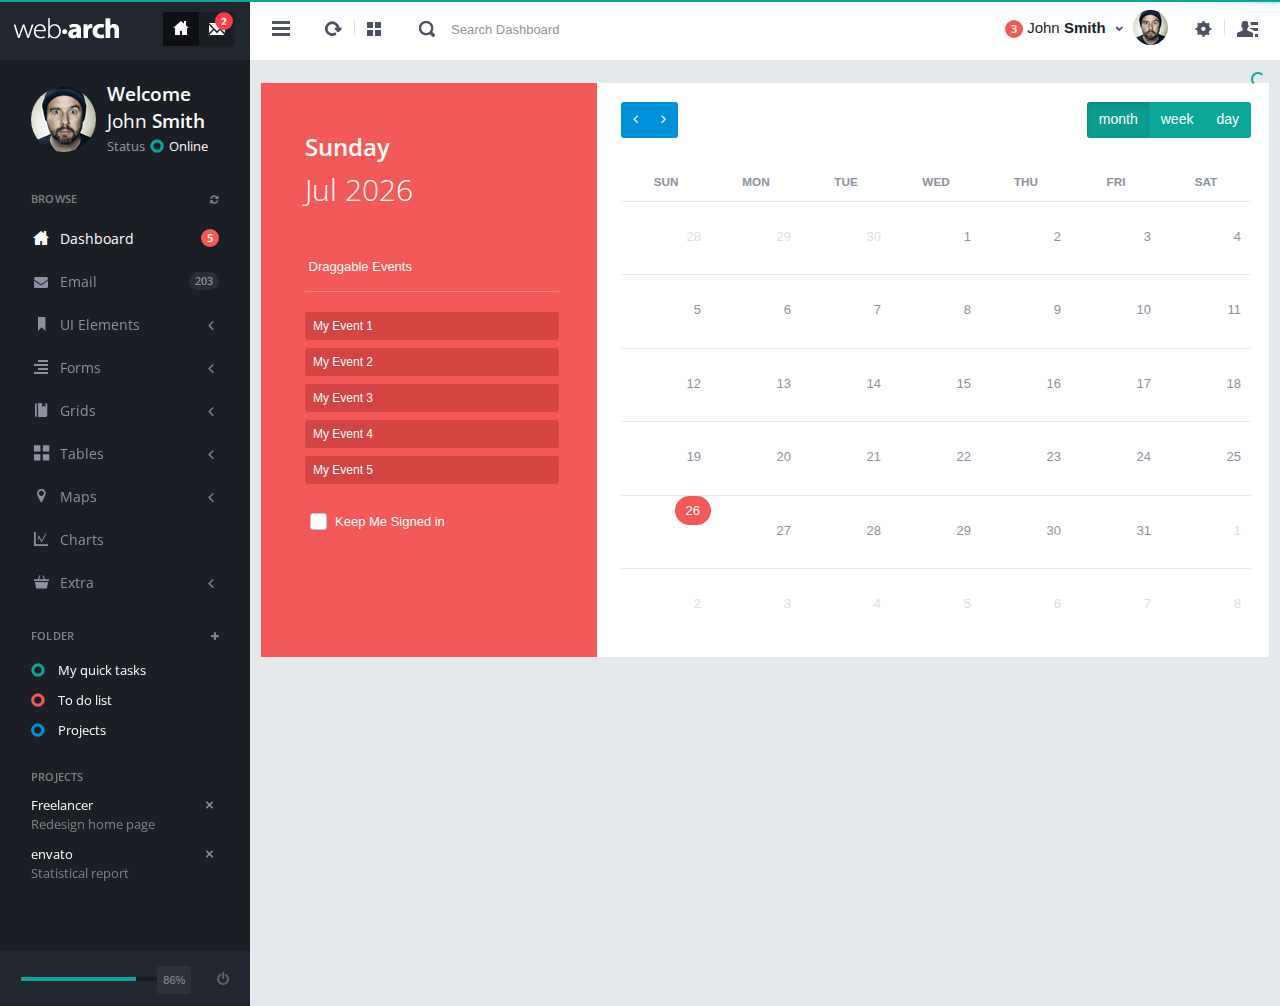
<file: admin/webarch/calender.html>
<!DOCTYPE html>
<meta http-equiv="content-type" content="text/html;charset=UTF-8" />
<head>
<meta charset="utf-8" />
<title>Webarch - Responsive Admin Dashboard</title>
<meta name="viewport" content="width=device-width, initial-scale=1.0, maximum-scale=1.0, user-scalable=no" />
<meta content="" name="description" />
<meta content="" name="author" />
<link href="assets/plugins/pace/pace-theme-flash.css" rel="stylesheet" type="text/css" media="screen"/>
<link href="assets/plugins/fullcalendar/fullcalendar.css" rel="stylesheet" type="text/css" media="screen"/>
<link href="assets/plugins/jquery-slider/css/jquery.sidr.light.css" rel="stylesheet" type="text/css" media="screen"/>
<link href="assets/plugins/boostrap-checkbox/css/bootstrap-checkbox.css" rel="stylesheet" type="text/css" media="screen"/>
<!-- BEGIN CORE CSS FRAMEWORK -->
<link href="assets/plugins/boostrapv3/css/bootstrap.min.css" rel="stylesheet" type="text/css"/>
<link href="assets/plugins/boostrapv3/css/bootstrap-theme.min.css" rel="stylesheet" type="text/css"/>
<link href="assets/plugins/font-awesome/css/font-awesome.css" rel="stylesheet" type="text/css"/>
<link href="assets/css/animate.min.css" rel="stylesheet" type="text/css"/>
<!-- END CORE CSS FRAMEWORK -->
<!-- BEGIN CSS TEMPLATE -->
<link href="assets/css/style.css" rel="stylesheet" type="text/css"/>
<link href="assets/css/responsive.css" rel="stylesheet" type="text/css"/>
<link href="assets/css/custom-icon-set.css" rel="stylesheet" type="text/css"/>
<!-- END CSS TEMPLATE -->
</head>
<!-- END HEAD -->
<body class="">
<!-- BEGIN HEADER -->
<div class="header navbar navbar-inverse ">
  <!-- BEGIN TOP NAVIGATION BAR -->
  <div class="navbar-inner">
    <div class="header-seperation">
      <ul class="nav pull-left notifcation-center" id="main-menu-toggle-wrapper" style="display:none">
        <li class="dropdown"> <a id="main-menu-toggle" href="#main-menu"  class="" >
          <div class="iconset top-menu-toggle-white"></div>
          </a> </li>
      </ul>
      <!-- BEGIN LOGO -->
      <a href="index.html"><img src="assets/img/logo.png" class="logo"  data-src="assets/img/logo.png" data-src-retina="assets/img/logo2x.png" width="106" height="21"/></a>
      <!-- END LOGO -->
      <ul class="nav pull-right notifcation-center">
        <li class="dropdown" id="header_task_bar"> <a href="index.html" class="dropdown-toggle active" data-toggle="">
          <div class="iconset top-home"></div>
          </a> </li>
        <li class="dropdown" id="header_inbox_bar" > <a href="email.html" class="dropdown-toggle" >
          <div class="iconset top-messages"></div>
          <span class="badge" id="msgs-badge">2</span> </a></li>
        <li class="dropdown" id="portrait-chat-toggler" style="display:none"> <a href="#sidr" class="chat-menu-toggle">
          <div class="iconset top-chat-white "></div>
          </a> </li>
      </ul>
    </div>
    <!-- END RESPONSIVE MENU TOGGLER -->
    <div class="header-quick-nav" >
      <!-- BEGIN TOP NAVIGATION MENU -->
      <div class="pull-left">
        <ul class="nav quick-section">
          <li class="quicklinks"> <a href="#" class="" id="layout-condensed-toggle" >
            <div class="iconset top-menu-toggle-dark"></div>
            </a> </li>
        </ul>
        <ul class="nav quick-section">
          <li class="quicklinks"> <a href="#" class="" >
            <div class="iconset top-reload"></div>
            </a> </li>
          <li class="quicklinks"> <span class="h-seperate"></span></li>
          <li class="quicklinks"> <a href="#" class="" >
            <div class="iconset top-tiles"></div>
            </a> </li>
          <div class="input-prepend inside search-form no-boarder"> <span class="add-on"> <a href="#" class="" >
            <div class="iconset top-search"></div>
            </a></span>
            <input name="" type="text"  class="no-boarder " placeholder="Search Dashboard" style="width:250px;">
          </div>
        </ul>
      </div>
      <!-- END TOP NAVIGATION MENU -->
      <!-- BEGIN CHAT TOGGLER -->
      <div class="pull-right">
        <div class="chat-toggler"> <a href="#" class="dropdown-toggle" id="my-task-list" data-placement="bottom" 
						   data-content='
						<div style="width:300px" class="scroller" data-height="100px">
						  <div class="notification-messages info">
									<div class="user-profile">
										<img src="assets/img/profiles/d.jpg" data-src="assets/img/profiles/d.jpg" data-src-retina="assets/img/profiles/d2x.jpg" width="35" height="35">
									</div>
									<div class="message-wrapper">
										<div class="heading">
											David Nester - Commented on your wall
										</div>
										<div class="description">
											Meeting postponed to tomorrow
										</div>
										<div class="date pull-left">
										A min ago
										</div>										
									</div>
									<div class="clearfix"></div>									
								</div>	
							<div class="notification-messages danger">
								<div class="iconholder">
									<i class="icon-warning-sign"></i>
								</div>
								<div class="message-wrapper">
									<div class="heading">
										Server load limited
									</div>
									<div class="description">
										Database server has reached its daily capicity
									</div>
									<div class="date pull-left">
									2 mins ago
									</div>
								</div>
								<div class="clearfix"></div>
							</div>	
							<div class="notification-messages success">
								<div class="user-profile">
									<img src="assets/img/profiles/h.jpg" data-src="assets/img/profiles/h.jpg" data-src-retina="assets/img/profiles/h2x.jpg" width="35" height="35">
								</div>
								<div class="message-wrapper">
									<div class="heading">
										You haveve got 150 messages
									</div>
									<div class="description">
										150 newly unread messages in your inbox
									</div>
									<div class="date pull-left">
									An hour ago
									</div>									
								</div>
								<div class="clearfix"></div>
							</div>							
						</div>' data-toggle="dropdown" data-original-title="Notifications">
          <div class="user-details">
            <div class="username"> <span class="badge badge-important">3</span> John <span class="bold">Smith</span> </div>
          </div>
          <div class="iconset top-down-arrow"></div>
          </a>
          <div class="profile-pic"> <img alt="" src="assets/img/profiles/avatar_small.jpg" data-src="assets/img/profiles/avatar_small.jpg" data-src-retina="assets/img/profiles/avatar_small2x.jpg" width="35" height="35" /> </div>
        </div>
        <ul class="nav quick-section ">
          <li class="quicklinks"> <a data-toggle="dropdown" class="dropdown-toggle  pull-right" href="#">
            <div class="iconset top-settings-dark "></div>
            </a>
            <ul class="dropdown-menu  pull-right" role="menu" aria-labelledby="dropdownMenu">
              <li><a href="user-profile.html"> My Account</a> </li>
              <li><a href="calender.html">My Calendar</a> </li>
              <li><a href="email.html"> My Inbox&nbsp;&nbsp;<span class="badge badge-important animated bounceIn">2</span></a> </li>
              <li class="divider"></li>
              <li><a href="login.html"><i class="icon-off"></i>&nbsp;&nbsp;Log Out</a></li>
            </ul>
          </li>
          <li class="quicklinks"> <span class="h-seperate"></span></li>
          <li class="quicklinks"> <a id="chat-menu-toggle" href="#sidr" class="chat-menu-toggle" >
            <div class="iconset top-chat-dark "><span class="badge badge-important hide" id="chat-message-count">1</span></div>
            </a>
            <div class="simple-chat-popup chat-menu-toggle hide" >
              <div class="simple-chat-popup-arrow"></div>
              <div class="simple-chat-popup-inner">
                <div style="width:100px">
                  <div class="semi-bold">David Nester</div>
                  <div class="message">Hey you there </div>
                </div>
              </div>
            </div>
          </li>
        </ul>
      </div>
      <!-- END CHAT TOGGLER -->
    </div>
    <!-- END TOP NAVIGATION MENU -->
  </div>
  <!-- END TOP NAVIGATION BAR -->
</div>
<!-- END HEADER -->
<div class="page-container row-fluid">
  <!-- BEGIN SIDEBAR -->
  <div class="page-sidebar" id="main-menu"> 
  <!-- BEGIN MINI-PROFILE -->
   <div class="user-info-wrapper">	
	<div class="profile-wrapper">
		<img src="assets/img/profiles/avatar.jpg" data-src="assets/img/profiles/avatar.jpg" data-src-retina="assets/img/profiles/avatar2x.jpg" width="69" height="69" />
	</div>
    <div class="user-info">
      <div class="greeting">Welcome</div>
      <div class="username">John <span class="semi-bold">Smith</span></div>
      <div class="status">Status<a href="#"><div class="status-icon green"></div>Online</a></div>
    </div>
   </div>
  <!-- END MINI-PROFILE -->
  
  <!-- BEGIN MINI-WIGETS -->

   <!-- END MINI-WIGETS -->
   
   <!-- BEGIN SIDEBAR MENU -->	
	<p class="menu-title">BROWSE <span class="pull-right"><a href="javascript:;"><i class="icon-refresh"></i></a></span></p>
    <ul>	
      <li class="start active "> <a href="index.html"> <i class="icon-custom-home"></i> <span class="title">Dashboard</span> <span class="selected"></span> <span class="badge badge-important pull-right">5</span></a> </li>
	  <li class=""> <a href="email.html"> <i class="icon-envelope"></i> <span class="title">Email</span>  <span class=" badge badge-disable pull-right ">203</span></a> </li>      
      <li class=""> <a href="javascript:;"> <i class="icon-custom-ui"></i> <span class="title">UI Elements</span> <span class="arrow "></span> </a>
        <ul class="sub-menu">
		  <li > <a href="typography.html"> Typography </a> </li>
		  <li > <a href="messages_notifications.html"> Messages & Notifications </a> </li>
		   <li > <a href="icons.html">Icons</a> </li>
		   <li > <a href="buttons.html">Buttons</a> </li>		 
          <li > <a href="tabs_accordian.html"> Tabs & Accordions </a> </li>
          <li > <a href="sliders.html">Sliders</a> </li>
          <li > <a href="group_list.html">Group list </a> </li>
        </ul>
      </li>
	  <li class=""> <a href="javascript:;"> <i class="icon-custom-form"></i> <span class="title">Forms</span> <span class="arrow "></span> </a>
        <ul class="sub-menu">
          <li > <a href="form_elements.html">Form Elements </a> </li>
          <li > <a href="form_validations.html">Form Validations</a> </li>
        </ul>
      </li>
      <li class=""> <a href="javascript:;"> <i class="icon-custom-portlets"></i> <span class="title">Grids</span> <span class="arrow "></span> </a>
        <ul class="sub-menu">
          <li > <a href="grids_simple.html">Simple Grids</a> </li>
          <li > <a href="grids_draggable.html">Draggable Grids </a> </li>
        </ul>
      </li>
      <li class=""> <a href="javascript:;"> <i class="icon-custom-thumb"></i> <span class="title">Tables</span> <span class="arrow "></span> </a>
        <ul class="sub-menu">
          <li > <a href="tables.html"> Basic Tables </a> </li>
          <li > <a href="datatables.html"> Data Tables </a> </li>
        </ul>
      </li>
      <li class=""> <a href="javascript:;"> <i class="icon-custom-map"></i> <span class="title">Maps</span> <span class="arrow "></span> </a>
        <ul class="sub-menu">
          <li > <a href="google_map.html"> Google Maps </a> </li>
          <li > <a href="vector_map.html"> Vector Maps </a> </li>
        </ul>
      </li>
      <li class=""> <a href="charts.html"> <i class="icon-custom-chart"></i> <span class="title">Charts</span> </a> </li>    
      <li class=""> <a href="javascript:;"> <i class="icon-custom-extra"></i> <span class="title">Extra</span> <span class="arrow "></span> </a>
        <ul class="sub-menu">
          <li > <a href="user-profile.html"> User Profile </a> </li>
          <li > <a href="gallery.html"> Gallery</a> </li>
		  <li class=""><a href="calender.html"> Calendar</a> </li>
          <li > <a href="search_results.html"> Search Results </a> </li>
          <li > <a href="invoice.html"> Invoice </a> </li>
          <li > <a href="404.html"> 404 Page </a> </li>
          <li > <a href="500.html"> 500 Page </a> </li>
          <li > <a href="blank_template.html"> Blank Page </a> </li>
          <li > <a href="login.html"> Login </a> </li>
          <li > <a href="lockscreen.html"> Lockscreen </a> </li>
        </ul>
      </li>
	  <li class="hidden-lg hidden-md hidden-xs" id="more-widgets" style="display:" > <a href="javascript:;"> <i class="icon-ellipsis-horizontal"></i></a> 
		  <ul class="sub-menu">
		  	<div class="side-bar-widgets">
			<p class="menu-title">FOLDER <span class="pull-right"><a href="#" class="create-folder"><i class="icon-plus"></i></a></span></p>
			<ul class="folders" id="folders">
				  <li><a href="#"><div class="status-icon green"></div> My quick tasks </a> </li>
				  <li><a href="#"><div class="status-icon red"></div> To do list </a> </li>
				  <li><a href="#"><div class="status-icon blue"></div> Projects </a> </li>
				  <li id="folder-input" class="folder-input" style="display:none"><input type="text" placeholder="Name of folder" class="no-boarder folder-name" name="" id="folder-name"></li>
			</ul>
			<p class="menu-title">PROJECTS </p>
				<div class="status-widget">
					<div class="status-widget-wrapper">
						<div class="title">Freelancer<a href="#" class="remove-widget"><i class="icon-custom-cross"></i></a></div>
						<p>Redesign home page</p>
					</div>
				</div>
				<div class="status-widget">
					<div class="status-widget-wrapper">
						<div class="title">envato<a href="#" class="remove-widget"><i class="icon-custom-cross"></i></a></div>
						<p>Statistical report</p>
					</div>
				</div>
			</div>
		</ul>
	  </li>    
    </ul>
	<div class="side-bar-widgets">
	<p class="menu-title">FOLDER <span class="pull-right"><a href="#" class="create-folder"><i class="icon-plus"></i></a></span></p>
	<ul class="folders" id="folders">
		  <li><a href="#"><div class="status-icon green"></div> My quick tasks </a> </li>
		  <li><a href="#"><div class="status-icon red"></div> To do list </a> </li>
		  <li><a href="#"><div class="status-icon blue"></div> Projects </a> </li>
		  <li id="folder-input" class="folder-input" style="display:none"><input type="text" placeholder="Name of folder" class="no-boarder folder-name" name="" id="folder-name"></li>
	</ul>
	<p class="menu-title">PROJECTS </p>
		<div class="status-widget">
			<div class="status-widget-wrapper">
				<div class="title">Freelancer<a href="#" class="remove-widget"><i class="icon-custom-cross"></i></a></div>
				<p>Redesign home page</p>
			</div>
		</div>
		<div class="status-widget">
			<div class="status-widget-wrapper">
				<div class="title">envato<a href="#" class="remove-widget"><i class="icon-custom-cross"></i></a></div>
				<p>Statistical report</p>
			</div>
		</div>
	</div>
	<a href="#" class="scrollup">Scroll</a>
	<div class="clearfix"></div>
    <!-- END SIDEBAR MENU --> 
  </div>
   <div class="footer-widget">		
	<div class="progress transparent progress-small no-radius no-margin">
		<div data-percentage="79%" class="progress-bar progress-bar-success animate-progress-bar" ></div>		
	</div>
	<div class="pull-right">
		<div class="details-status">
		<span data-animation-duration="560" data-value="86" class="animate-number"></span>%
	</div>	
	<a href="lockscreen.html"><i class="icon-off"></i></a></div>
  </div>
  <!-- END SIDEBAR --> 
  <!-- BEGIN PAGE CONTAINER-->
  <div class="page-content">
    <!-- BEGIN SAMPLE PORTLET CONFIGURATION MODAL FORM-->
    <div id="portlet-config" class="modal hide">
      <div class="modal-header">
        <button data-dismiss="modal" class="close" type="button"></button>
        <h3>Widget Settings</h3>
      </div>
      <div class="modal-body"> Widget settings form goes here </div>
    </div>
    <div class="clearfix"></div>
    <div class="content">
      <div class="row" style="max-height:600px;">
        <div class="tiles row tiles-container red no-padding">
          <div class="col-md-4 tiles red no-padding">
            <div class="tiles-body">
              <div class="calender-options-wrapper">
                <h3 class="text-white semi-bold" id="calender-current-day"></h3>
                <h2 class="text-white" id="calender-current-date"></h2>
                <div id='external-events' class="hide-inphone events-wrapper">
                  <div class="events-heading">&nbsp;Draggable Events</div>
                  <div class='external-event'>My Event 1</div>
                  <div class='external-event'>My Event 2</div>
                  <div class='external-event'>My Event 3</div>
                  <div class='external-event'>My Event 4</div>
                  <div class='external-event'>My Event 5</div>
                  <p> <br>
                  <div class="checkbox check-default">
                    <input type="checkbox" value="1" id='drop-remove'>
                    <label for="drop-remove">Keep Me Signed in</label>
                  </div>
                  </p>
                </div>
              </div>
            </div>
          </div>
          <div class="col-md-8 tiles white no-padding">
            <div class="tiles-body">
              <div class="full-calender-header">
                <div class="pull-left">
                  <div class="btn-group ">
                    <button class="btn btn-success" id="calender-prev"><i class="icon-angle-left"></i></button>
                    <button class="btn btn-success" id="calender-next"><i class="icon-angle-right"></i></button>
                  </div>
                </div>
                <div class="pull-right">
                  <div data-toggle="buttons-radio" class="btn-group">
                    <button class="btn btn-primary active" type="button" id="change-view-month">month</button>
                    <button class="btn btn-primary " type="button" id="change-view-week">week</button>
                    <button class="btn btn-primary" type="button" id="change-view-day">day</button>
                  </div>
                </div>
                <div class="clearfix"></div>
              </div>
              <div id='calendar'></div>
            </div>
          </div>
        </div>
      </div>
      <br>
    </div>
  </div>
</div>
<!-- END CONTAINER -->
<!-- BEGIN CHAT -->
<div id="sidr">
  <div class="chat-window-wrapper">
    <div class="chat-header">
      <div class="pull-left">
        <input type="text" placeholder="search">
      </div>
      <div class="pull-right"> <a href="#" class="" >
        <div class="iconset top-settings-dark "></div>
        </a> </div>
    </div>
    <div class="side-widget">
      <div class="side-widget-title">group chats</div>
      <div class="side-widget-content">
        <div id="groups-list">
          <ul class="groups" >
            <li><a href="#">
              <div class="status-icon green"></div>
              Office work</a></li>
            <li><a href="#">
              <div class="status-icon green"></div>
              Personal vibes</a></li>
          </ul>
        </div>
      </div>
    </div>
    <div class="side-widget">
      <div class="side-widget-title">favourites</div>
      <div id="favourites-list">
        <div class="side-widget-content" >
          <div class="user-details-wrapper active">
            <div class="user-profile"> <img src="assets/img/profiles/d.jpg" data-src="assets/img/profiles/d.jpg" data-src-retina="assets/img/profiles/d2x.jpg" width="35" height="35"> </div>
            <div class="user-details">
              <div class="user-name"> Jane Smith </div>
              <div class="user-more"> Hello you there? </div>
            </div>
            <div class="user-details-status-wrapper"> <span class="badge badge-important">3</span> </div>
            <div class="user-details-count-wrapper">
              <div class="status-icon green"></div>
            </div>
            <div class="clearfix"></div>
          </div>
          <div class="user-details-wrapper">
            <div class="user-profile"> <img src="assets/img/profiles/c.jpg" data-src="assets/img/profiles/c.jpg" data-src-retina="assets/img/profiles/c2x.jpg" width="35" height="35"> </div>
            <div class="user-details">
              <div class="user-name"> David Nester </div>
              <div class="user-more"> Busy, Do not disturb </div>
            </div>
            <div class="user-details-status-wrapper">
              <div class="clearfix"></div>
            </div>
            <div class="user-details-count-wrapper">
              <div class="status-icon red"></div>
            </div>
            <div class="clearfix"></div>
          </div>
        </div>
      </div>
    </div>
    <div class="side-widget">
      <div class="side-widget-title">more friends</div>
      <div class="side-widget-content" id="friends-list">
        <div class="user-details-wrapper">
          <div class="user-profile"> <img src="assets/img/profiles/d.jpg" data-src="assets/img/profiles/d.jpg" data-src-retina="assets/img/profiles/d2x.jpg" width="35" height="35"> </div>
          <div class="user-details">
            <div class="user-name"> Jane Smith </div>
            <div class="user-more"> Hello you there? </div>
          </div>
          <div class="user-details-status-wrapper"> </div>
          <div class="user-details-count-wrapper">
            <div class="status-icon green"></div>
          </div>
          <div class="clearfix"></div>
        </div>
        <div class="user-details-wrapper">
          <div class="user-profile"> <img src="assets/img/profiles/h.jpg" data-src="assets/img/profiles/h.jpg" data-src-retina="assets/img/profiles/h2x.jpg" width="35" height="35"> </div>
          <div class="user-details">
            <div class="user-name"> David Nester </div>
            <div class="user-more"> Busy, Do not disturb </div>
          </div>
          <div class="user-details-status-wrapper">
            <div class="clearfix"></div>
          </div>
          <div class="user-details-count-wrapper">
            <div class="status-icon red"></div>
          </div>
          <div class="clearfix"></div>
        </div>
        <div class="user-details-wrapper">
          <div class="user-profile"> <img src="assets/img/profiles/c.jpg" data-src="assets/img/profiles/c.jpg" data-src-retina="assets/img/profiles/c2x.jpg" width="35" height="35"> </div>
          <div class="user-details">
            <div class="user-name"> Jane Smith </div>
            <div class="user-more"> Hello you there? </div>
          </div>
          <div class="user-details-status-wrapper"> </div>
          <div class="user-details-count-wrapper">
            <div class="status-icon green"></div>
          </div>
          <div class="clearfix"></div>
        </div>
        <div class="user-details-wrapper">
          <div class="user-profile"> <img src="assets/img/profiles/h.jpg" data-src="assets/img/profiles/h.jpg" data-src-retina="assets/img/profiles/h2x.jpg" width="35" height="35"> </div>
          <div class="user-details">
            <div class="user-name"> David Nester </div>
            <div class="user-more"> Busy, Do not disturb </div>
          </div>
          <div class="user-details-status-wrapper">
            <div class="clearfix"></div>
          </div>
          <div class="user-details-count-wrapper">
            <div class="status-icon red"></div>
          </div>
          <div class="clearfix"></div>
        </div>
      </div>
    </div>
  </div>
</div>
<!-- END CHAT -->
<!-- END CONTAINER -->
<!-- BEGIN CORE JS FRAMEWORK-->
<script src="assets/plugins/jquery-1.8.3.min.js" type="text/javascript"></script>
<script src="assets/plugins/jquery-ui/jquery-ui-1.10.1.custom.min.js" type="text/javascript"></script>
<script src="assets/plugins/bootstrap/js/bootstrap.min.js" type="text/javascript"></script>
<script src="assets/plugins/breakpoints.js" type="text/javascript"></script>
<script src="assets/plugins/jquery-unveil/jquery.unveil.min.js" type="text/javascript"></script>
<script src="assets/plugins/jquery-block-ui/jqueryblockui.js" type="text/javascript"></script> 
<!-- END CORE JS FRAMEWORK -->
<!-- BEGIN PAGE LEVEL JS -->
<script src="assets/plugins/pace/pace.min.js" type="text/javascript"></script>
<script src="assets/plugins/jquery-slider/jquery.sidr.min.js" type="text/javascript"></script>
<script src="assets/plugins/jquery-numberAnimate/jquery.animateNumbers.js" type="text/javascript"></script>
<script src="assets/plugins/jquery-ui-touch/jquery.ui.touch-punch.min.js" type="text/javascript"></script>
<script src="assets/plugins/fullcalendar/fullcalendar.min.js"></script>
<!-- END PAGE LEVEL PLUGINS -->
<!-- PAGE JS -->
<script src="assets/js/calender.js" type="text/javascript"></script>
<!-- BEGIN CORE TEMPLATE JS -->
<script src="assets/js/core.js" type="text/javascript"></script>
<script src="assets/js/demo.js" type="text/javascript"></script>
<!-- END CORE TEMPLATE JS -->
</body>
</html>
</file>
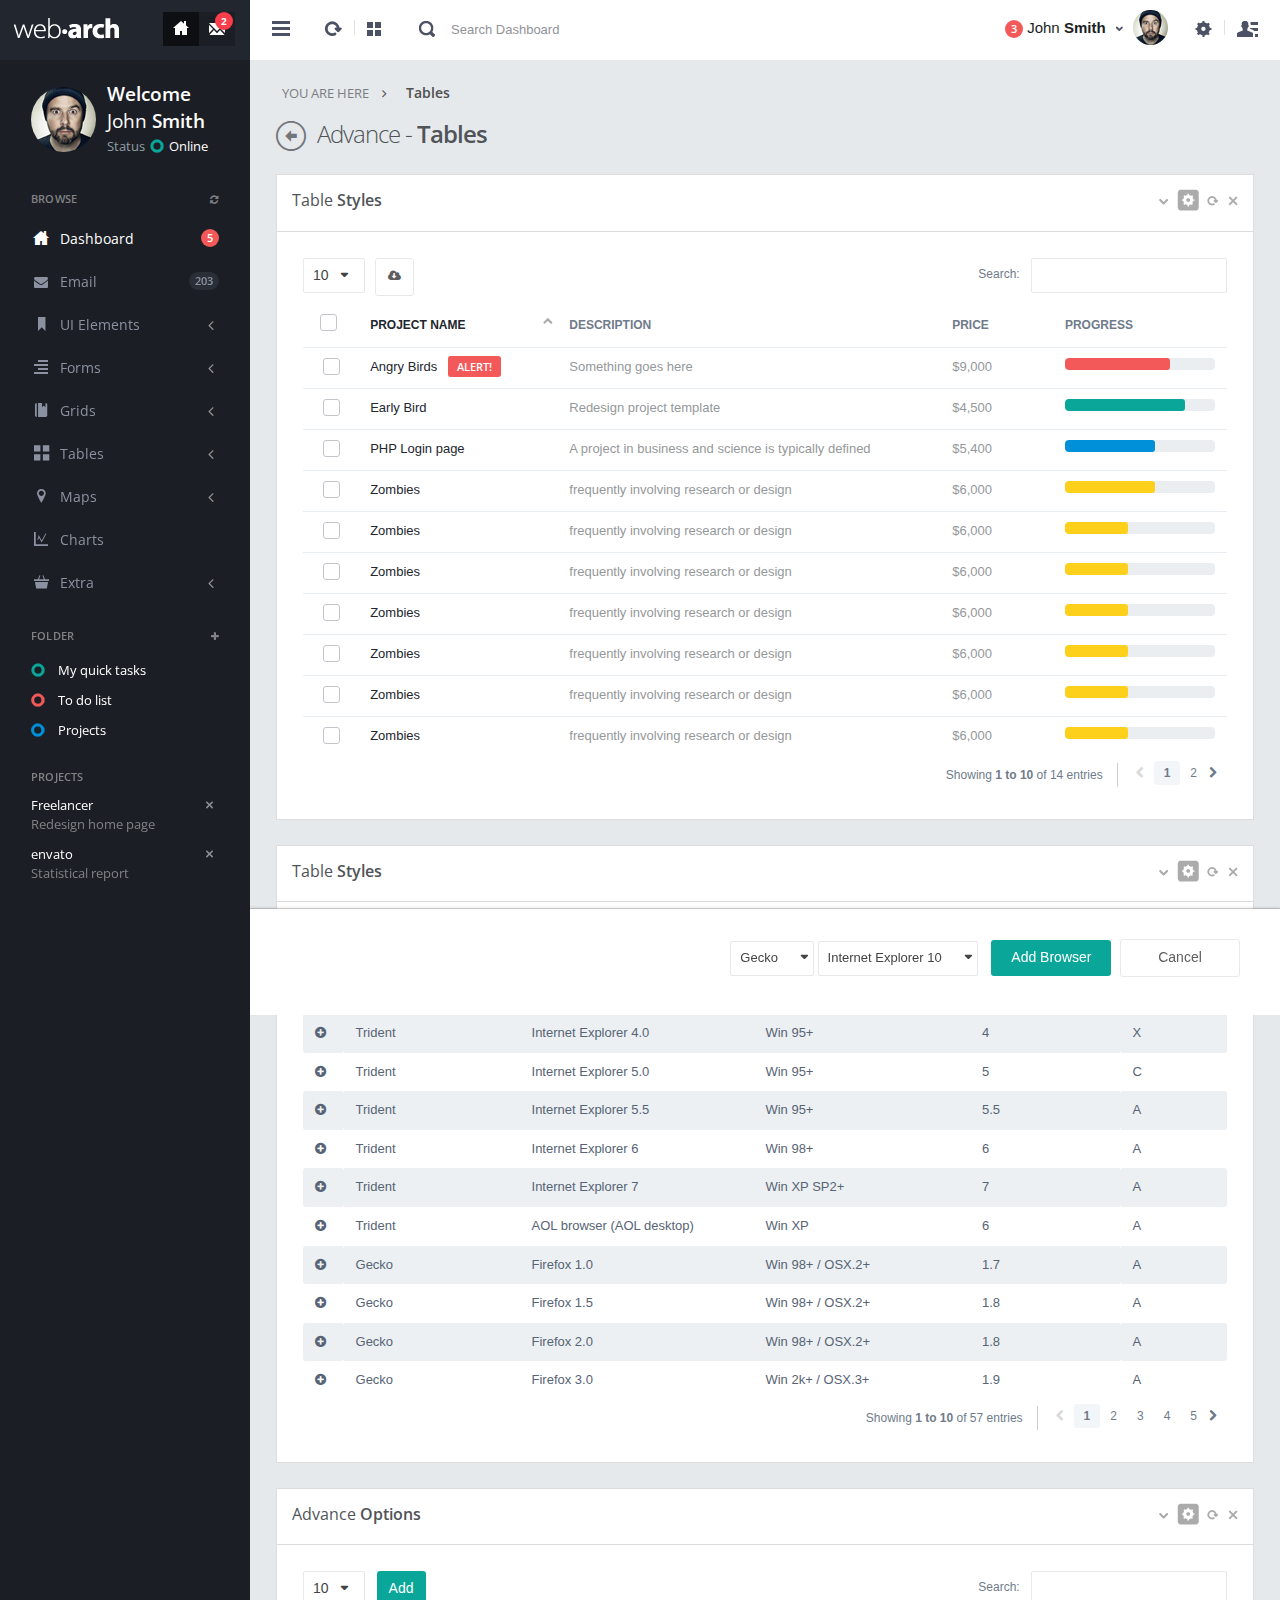
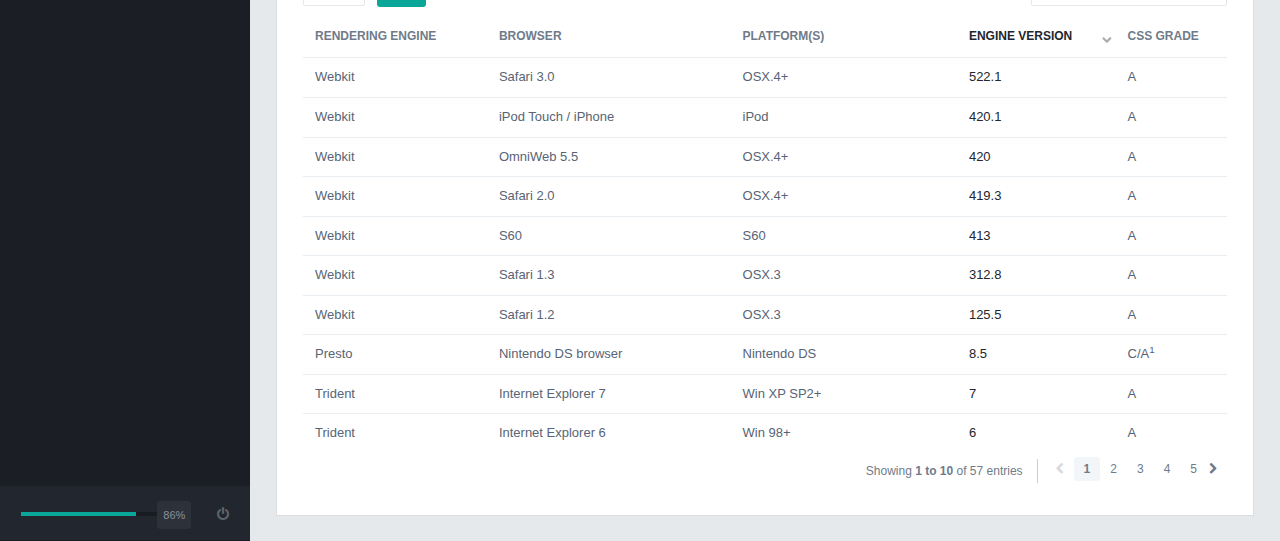
<file: admin/webarch/datatables.html>
<!DOCTYPE html>
<meta http-equiv="content-type" content="text/html;charset=UTF-8" />
<head>
<meta charset="utf-8" />
<title>Webarch - Responsive Admin Dashboard</title>
<meta name="viewport" content="width=device-width, initial-scale=1.0, maximum-scale=1.0, user-scalable=no" />
<meta content="" name="description" />
<meta content="" name="author" />
<!-- BEGIN PLUGIN CSS -->
<link href="assets/plugins/bootstrap-select2/select2.css" rel="stylesheet" type="text/css" media="screen"/>
<link href="assets/plugins/jquery-slider/css/jquery.sidr.light.css" rel="stylesheet" type="text/css" media="screen"/>
<link href="assets/plugins/jquery-datatable/css/jquery.dataTables.css" rel="stylesheet" type="text/css"/>
<link href="assets/plugins/boostrap-checkbox/css/bootstrap-checkbox.css" rel="stylesheet" type="text/css" media="screen"/>
<link href="assets/plugins/datatables-responsive/css/datatables.responsive.css" rel="stylesheet" type="text/css" media="screen"/>
<!-- END PLUGIN CSS -->
<!-- BEGIN CORE CSS FRAMEWORK -->
<link href="assets/plugins/boostrapv3/css/bootstrap.min.css" rel="stylesheet" type="text/css"/>
<link href="assets/plugins/boostrapv3/css/bootstrap-theme.min.css" rel="stylesheet" type="text/css"/>
<link href="assets/plugins/font-awesome/css/font-awesome.css" rel="stylesheet" type="text/css"/>
<link href="assets/css/animate.min.css" rel="stylesheet" type="text/css"/>
<!-- END CORE CSS FRAMEWORK -->
<!-- BEGIN CSS TEMPLATE -->
<link href="assets/css/style.css" rel="stylesheet" type="text/css"/>
<link href="assets/css/responsive.css" rel="stylesheet" type="text/css"/>
<link href="assets/css/custom-icon-set.css" rel="stylesheet" type="text/css"/>
<!-- END CSS TEMPLATE -->
</head>
<!-- END HEAD -->
<!-- BEGIN BODY -->
<body class="">
<!-- BEGIN HEADER -->
<div class="header navbar navbar-inverse ">
  <!-- BEGIN TOP NAVIGATION BAR -->
  <div class="navbar-inner">
    <div class="header-seperation">
      <ul class="nav pull-left notifcation-center" id="main-menu-toggle-wrapper" style="display:none">
        <li class="dropdown"> <a id="main-menu-toggle" href="#main-menu"  class="" >
          <div class="iconset top-menu-toggle-white"></div>
          </a> </li>
      </ul>
      <!-- BEGIN LOGO -->
      <a href="index.html"><img src="assets/img/logo.png" class="logo"  data-src="assets/img/logo.png" data-src-retina="assets/img/logo2x.png" width="106" height="21"/></a>
      <!-- END LOGO -->
      <ul class="nav pull-right notifcation-center">
        <li class="dropdown" id="header_task_bar"> <a href="index.html" class="dropdown-toggle active" data-toggle="">
          <div class="iconset top-home"></div>
          </a> </li>
        <li class="dropdown" id="header_inbox_bar" > <a href="email.html" class="dropdown-toggle" >
          <div class="iconset top-messages"></div>
          <span class="badge" id="msgs-badge">2</span> </a></li>
        <li class="dropdown" id="portrait-chat-toggler" style="display:none"> <a href="#sidr" class="chat-menu-toggle">
          <div class="iconset top-chat-white "></div>
          </a> </li>
      </ul>
    </div>
    <!-- END RESPONSIVE MENU TOGGLER -->
    <div class="header-quick-nav" >
      <!-- BEGIN TOP NAVIGATION MENU -->
      <div class="pull-left">
        <ul class="nav quick-section">
          <li class="quicklinks"> <a href="#" class="" id="layout-condensed-toggle" >
            <div class="iconset top-menu-toggle-dark"></div>
            </a> </li>
        </ul>
        <ul class="nav quick-section">
          <li class="quicklinks"> <a href="#" class="" >
            <div class="iconset top-reload"></div>
            </a> </li>
          <li class="quicklinks"> <span class="h-seperate"></span></li>
          <li class="quicklinks"> <a href="#" class="" >
            <div class="iconset top-tiles"></div>
            </a> </li>
          <div class="input-prepend inside search-form no-boarder"> <span class="add-on"> <a href="#" class="" >
            <div class="iconset top-search"></div>
            </a></span>
            <input name="" type="text"  class="no-boarder " placeholder="Search Dashboard" style="width:250px;">
          </div>
        </ul>
      </div>
      <!-- END TOP NAVIGATION MENU -->
      <!-- BEGIN CHAT TOGGLER -->
      <div class="pull-right"> 
		<div class="chat-toggler">	
				<a href="#" class="dropdown-toggle" id="my-task-list" data-placement="bottom" 
						   data-content='
						<div style="width:300px" class="scroller" data-height="100px">
						  <div class="notification-messages info">
									<div class="user-profile">
										<img src="assets/img/profiles/d.jpg" data-src="assets/img/profiles/d.jpg" data-src-retina="assets/img/profiles/d2x.jpg" width="35" height="35">
									</div>
									<div class="message-wrapper">
										<div class="heading">
											David Nester - Commented on your wall
										</div>
										<div class="description">
											Meeting postponed to tomorrow
										</div>
										<div class="date pull-left">
										A min ago
										</div>										
									</div>
									<div class="clearfix"></div>									
								</div>	
							<div class="notification-messages danger">
								<div class="iconholder">
									<i class="icon-warning-sign"></i>
								</div>
								<div class="message-wrapper">
									<div class="heading">
										Server load limited
									</div>
									<div class="description">
										Database server has reached its daily capicity
									</div>
									<div class="date pull-left">
									2 mins ago
									</div>
								</div>
								<div class="clearfix"></div>
							</div>	
							<div class="notification-messages success">
								<div class="user-profile">
									<img src="assets/img/profiles/h.jpg" data-src="assets/img/profiles/h.jpg" data-src-retina="assets/img/profiles/h2x.jpg" width="35" height="35">
								</div>
								<div class="message-wrapper">
									<div class="heading">
										You haveve got 150 messages
									</div>
									<div class="description">
										150 newly unread messages in your inbox
									</div>
									<div class="date pull-left">
									An hour ago
									</div>									
								</div>
								<div class="clearfix"></div>
							</div>							
						</div>' data-toggle="dropdown" data-original-title="Notifications">
					<div class="user-details"> 
						<div class="username">
							<span class="badge badge-important">3</span> 
							John <span class="bold">Smith</span>									
						</div>						
					</div> 
					<div class="iconset top-down-arrow"></div>
				</a>						
				<div class="profile-pic"> 
					<img alt="" src="assets/img/profiles/avatar_small.jpg" data-src="assets/img/profiles/avatar_small.jpg" data-src-retina="assets/img/profiles/avatar_small2x.jpg" width="35" height="35" /> 
				</div>       			
			</div>
		 <ul class="nav quick-section ">
			<li class="quicklinks"> 
				<a data-toggle="dropdown" class="dropdown-toggle  pull-right" href="#">						
					<div class="iconset top-settings-dark "></div> 	
				</a>
				<ul class="dropdown-menu  pull-right" role="menu" aria-labelledby="dropdownMenu">
                  <li><a href="user-profile.html"> My Account</a>
                  </li>
                  <li><a href="calender.html">My Calendar</a>
                  </li>
                  <li><a href="email.html"> My Inbox&nbsp;&nbsp;<span class="badge badge-important animated bounceIn">2</span></a>
                  </li>
                  <li class="divider"></li>                
                  <li><a href="login.html"><i class="icon-off"></i>&nbsp;&nbsp;Log Out</a></li>
               </ul>
			</li> 
			<li class="quicklinks"> <span class="h-seperate"></span></li> 
			<li class="quicklinks"> 	
			<a id="chat-menu-toggle" href="#sidr" class="chat-menu-toggle" ><div class="iconset top-chat-dark "><span class="badge badge-important hide" id="chat-message-count">1</span></div>
			</a> 
				<div class="simple-chat-popup chat-menu-toggle hide" >
					<div class="simple-chat-popup-arrow"></div><div class="simple-chat-popup-inner">
						 <div style="width:100px">
						 <div class="semi-bold">David Nester</div>
						 <div class="message">Hey you there </div>
						</div>
					</div>
				</div>
			</li> 
		</ul>
      </div>
      <!-- END CHAT TOGGLER -->
    </div>
    <!-- END TOP NAVIGATION MENU -->
  </div>
  <!-- END TOP NAVIGATION BAR -->
</div>
</div>
<!-- END HEADER -->
<!-- BEGIN CONTAINER -->
<div class="page-container row-fluid">
  <!-- BEGIN SIDEBAR -->
  <div class="page-sidebar" id="main-menu"> 
  <!-- BEGIN MINI-PROFILE -->
   <div class="user-info-wrapper">	
	<div class="profile-wrapper">
		<img src="assets/img/profiles/avatar.jpg" data-src="assets/img/profiles/avatar.jpg" data-src-retina="assets/img/profiles/avatar2x.jpg" width="69" height="69" />
	</div>
    <div class="user-info">
      <div class="greeting">Welcome</div>
      <div class="username">John <span class="semi-bold">Smith</span></div>
      <div class="status">Status<a href="#"><div class="status-icon green"></div>Online</a></div>
    </div>
   </div>
  <!-- END MINI-PROFILE -->
  
  <!-- BEGIN MINI-WIGETS -->

   <!-- END MINI-WIGETS -->
   
   <!-- BEGIN SIDEBAR MENU -->	
	<p class="menu-title">BROWSE <span class="pull-right"><a href="javascript:;"><i class="icon-refresh"></i></a></span></p>
    <ul>	
      <li class="start active "> <a href="index.html"> <i class="icon-custom-home"></i> <span class="title">Dashboard</span> <span class="selected"></span> <span class="badge badge-important pull-right">5</span></a> </li>
	  <li class=""> <a href="email.html"> <i class="icon-envelope"></i> <span class="title">Email</span>  <span class=" badge badge-disable pull-right ">203</span></a> </li>      
      <li class=""> <a href="javascript:;"> <i class="icon-custom-ui"></i> <span class="title">UI Elements</span> <span class="arrow "></span> </a>
        <ul class="sub-menu">
		  <li > <a href="typography.html"> Typography </a> </li>
		  <li > <a href="messages_notifications.html"> Messages & Notifications </a> </li>
		   <li > <a href="icons.html">Icons</a> </li>
		   <li > <a href="buttons.html">Buttons</a> </li>		 
          <li > <a href="tabs_accordian.html"> Tabs & Accordions </a> </li>
          <li > <a href="sliders.html">Sliders</a> </li>
          <li > <a href="group_list.html">Group list </a> </li>
        </ul>
      </li>
	  <li class=""> <a href="javascript:;"> <i class="icon-custom-form"></i> <span class="title">Forms</span> <span class="arrow "></span> </a>
        <ul class="sub-menu">
          <li > <a href="form_elements.html">Form Elements </a> </li>
          <li > <a href="form_validations.html">Form Validations</a> </li>
        </ul>
      </li>
      <li class=""> <a href="javascript:;"> <i class="icon-custom-portlets"></i> <span class="title">Grids</span> <span class="arrow "></span> </a>
        <ul class="sub-menu">
          <li > <a href="grids_simple.html">Simple Grids</a> </li>
          <li > <a href="grids_draggable.html">Draggable Grids </a> </li>
        </ul>
      </li>
      <li class=""> <a href="javascript:;"> <i class="icon-custom-thumb"></i> <span class="title">Tables</span> <span class="arrow "></span> </a>
        <ul class="sub-menu">
          <li > <a href="tables.html"> Basic Tables </a> </li>
          <li > <a href="datatables.html"> Data Tables </a> </li>
        </ul>
      </li>
      <li class=""> <a href="javascript:;"> <i class="icon-custom-map"></i> <span class="title">Maps</span> <span class="arrow "></span> </a>
        <ul class="sub-menu">
          <li > <a href="google_map.html"> Google Maps </a> </li>
          <li > <a href="vector_map.html"> Vector Maps </a> </li>
        </ul>
      </li>
      <li class=""> <a href="charts.html"> <i class="icon-custom-chart"></i> <span class="title">Charts</span> </a> </li>    
      <li class=""> <a href="javascript:;"> <i class="icon-custom-extra"></i> <span class="title">Extra</span> <span class="arrow "></span> </a>
        <ul class="sub-menu">
          <li > <a href="user-profile.html"> User Profile </a> </li>
          <li > <a href="gallery.html"> Gallery</a> </li>
		  <li class=""><a href="calender.html"> Calendar</a> </li>
          <li > <a href="search_results.html"> Search Results </a> </li>
          <li > <a href="invoice.html"> Invoice </a> </li>
          <li > <a href="404.html"> 404 Page </a> </li>
          <li > <a href="500.html"> 500 Page </a> </li>
          <li > <a href="blank_template.html"> Blank Page </a> </li>
          <li > <a href="login.html"> Login </a> </li>
          <li > <a href="lockscreen.html"> Lockscreen </a> </li>
        </ul>
      </li>
	  <li class="hidden-lg hidden-md hidden-xs" id="more-widgets" style="display:" > <a href="javascript:;"> <i class="icon-ellipsis-horizontal"></i></a> 
		  <ul class="sub-menu">
		  	<div class="side-bar-widgets">
			<p class="menu-title">FOLDER <span class="pull-right"><a href="#" class="create-folder"><i class="icon-plus"></i></a></span></p>
			<ul class="folders" id="folders">
				  <li><a href="#"><div class="status-icon green"></div> My quick tasks </a> </li>
				  <li><a href="#"><div class="status-icon red"></div> To do list </a> </li>
				  <li><a href="#"><div class="status-icon blue"></div> Projects </a> </li>
				  <li id="folder-input" class="folder-input" style="display:none"><input type="text" placeholder="Name of folder" class="no-boarder folder-name" name="" id="folder-name"></li>
			</ul>
			<p class="menu-title">PROJECTS </p>
				<div class="status-widget">
					<div class="status-widget-wrapper">
						<div class="title">Freelancer<a href="#" class="remove-widget"><i class="icon-custom-cross"></i></a></div>
						<p>Redesign home page</p>
					</div>
				</div>
				<div class="status-widget">
					<div class="status-widget-wrapper">
						<div class="title">envato<a href="#" class="remove-widget"><i class="icon-custom-cross"></i></a></div>
						<p>Statistical report</p>
					</div>
				</div>
			</div>
		</ul>
	  </li>    
    </ul>
	<div class="side-bar-widgets">
	<p class="menu-title">FOLDER <span class="pull-right"><a href="#" class="create-folder"><i class="icon-plus"></i></a></span></p>
	<ul class="folders" id="folders">
		  <li><a href="#"><div class="status-icon green"></div> My quick tasks </a> </li>
		  <li><a href="#"><div class="status-icon red"></div> To do list </a> </li>
		  <li><a href="#"><div class="status-icon blue"></div> Projects </a> </li>
		  <li id="folder-input" class="folder-input" style="display:none"><input type="text" placeholder="Name of folder" class="no-boarder folder-name" name="" id="folder-name"></li>
	</ul>
	<p class="menu-title">PROJECTS </p>
		<div class="status-widget">
			<div class="status-widget-wrapper">
				<div class="title">Freelancer<a href="#" class="remove-widget"><i class="icon-custom-cross"></i></a></div>
				<p>Redesign home page</p>
			</div>
		</div>
		<div class="status-widget">
			<div class="status-widget-wrapper">
				<div class="title">envato<a href="#" class="remove-widget"><i class="icon-custom-cross"></i></a></div>
				<p>Statistical report</p>
			</div>
		</div>
	</div>
	<a href="#" class="scrollup">Scroll</a>
	<div class="clearfix"></div>
    <!-- END SIDEBAR MENU --> 
  </div>
   <div class="footer-widget">		
		<div class="progress transparent progress-small no-radius no-margin">
			<div data-percentage="79%" class="progress-bar animate-progress-bar progress-bar-success " ></div>		
		</div>
		<div class="pull-right">
			<div class="details-status">
			<span data-animation-duration="560" data-value="86" class="animate-number"></span>%
		</div>	
		<a href="lockscreen.html"><i class="icon-off"></i></a></div>
   </div>  
  <!-- END SIDEBAR --> 
  <!-- BEGIN PAGE CONTAINER-->
  <div class="page-content">
    <!-- BEGIN SAMPLE PORTLET CONFIGURATION MODAL FORM-->
    <div id="portlet-config" class="modal hide">
      <div class="modal-header">
        <button data-dismiss="modal" class="close" type="button"></button>
        <h3>Widget Settings</h3>
      </div>
      <div class="modal-body"> Widget settings form goes here </div>
    </div>
    <div class="clearfix"></div>
    <div class="content">
      <ul class="breadcrumb">
        <li>
          <p>YOU ARE HERE</p>
        </li>
        <i class="icon-angle-right"></i>
        <li><a href="#" class="active">Tables</a> </li>
      </ul>
      <div class="page-title"> <i class="icon-custom-left"></i>
        <h3>Advance - <span class="semi-bold">Tables</span></h3>
      </div>
      <div class="row-fluid">
        <div class="span12">
          <div class="grid simple ">
            <div class="grid-title">
              <h4>Table <span class="semi-bold">Styles</span></h4>
              <div class="tools"> <a href="javascript:;" class="collapse"></a> <a href="#grid-config" data-toggle="modal" class="config"></a> <a href="javascript:;" class="reload"></a> <a href="javascript:;" class="remove"></a> </div>
            </div>
            <div class="grid-body ">   
                <table class="table table-hover table-condensed" id="example">
                  <thead>
                    <tr>
                      <th width="1%"><div class="checkbox check-default" style="margin-right:auto;margin-left:auto;">
                          <input type="checkbox" value="1" id="checkbox1">
                          <label for="checkbox1"></label>
                        </div></th>
                      <th width="10%">Project Name</th>
                      <th width="22%" data-hide="phone,tablet">Description</th>
                      <th width="6%">Price</th>
                      <th width="10%" data-hide="phone,tablet">Progress</th>
                    </tr>
                  </thead>
                  <tbody>
                    <tr >
                      <td valign="middle"><div class="checkbox check-default">
                          <input type="checkbox" value="3" id="checkbox2">
                          <label for="checkbox2"></label>
                        </div></td>
                      <td valign="middle">Early Bird</td>
                      <td valign="middle"><span class="muted">Redesign project template</span></td>
                      <td><span class="muted">$4,500</span></td>
                      <td valign="middle">
					  <div class="progress ">
                          <div data-percentage="80%"  class="progress-bar progress-bar-success animate-progress-bar"></div>
                        </div>
					</td>
                    </tr>
                    <tr>
                      <td><div class="checkbox check-default">
                          <input type="checkbox" value="3" id="checkbox3">
                          <label for="checkbox3"></label>
                        </div></td>
                      <td>Angry Birds&nbsp;&nbsp;&nbsp;<span class="label label-important">ALERT!</span></td>
                      <td><span class="muted">Something goes here</span></td>
                      <td><span class="muted">$9,000</span></td>
                      <td><div class="progress">
                          <div data-percentage="70%"  class="progress-bar progress-bar-danger animate-progress-bar"></div>
                        </div></td>
                    </tr>
                    <tr>
                      <td><div class="checkbox check-default">
                          <input type="checkbox" value="3" id="checkbox4">
                          <label for="checkbox4"></label>
                        </div></td>
                      <td>PHP Login page</td>
                      <td valign="middle"><span class="muted">A project in business and science is typically defined</span></td>
                      <td><span class="muted">$5,400</span></td>
                      <td><div class="progress progress-info">
                         <div data-percentage="60%"  class="progress-bar progress-bar-primary animate-progress-bar"></div>
                        </div></td>
                    </tr>
                    <tr>
                      <td><div class="checkbox check-default">
                          <input type="checkbox" value="3" id="checkbox5">
                          <label for="checkbox5"></label>
                        </div></td>
                      <td>Zombies</td>
                      <td valign="middle"><span class="muted">frequently involving research or design</span></td>
                      <td><span class="muted">$6,000</span></td>
                      <td><div class="progress">
                          <div data-percentage="60%"  class="progress-bar progress-bar-warning animate-progress-bar"></div>
                        </div></td>
                    </tr>
                    <tr>
                      <td><div class="checkbox check-default">
                          <input type="checkbox" value="3" id="checkbox5">
                          <label for="checkbox5"></label>
                        </div></td>
                      <td>Zombies</td>
                      <td valign="middle"><span class="muted">frequently involving research or design</span></td>
                      <td><span class="muted">$6,000</span></td>
                      <td><div class="progress ">
                          <div data-percentage="42%" class="progress-bar progress-bar-warning animate-progress-bar"></div>
                        </div></td>
                    </tr>
                    <tr>
                      <td><div class="checkbox check-default">
                          <input type="checkbox" value="3" id="checkbox5">
                          <label for="checkbox5"></label>
                        </div></td>
                      <td>Zombies</td>
                      <td valign="middle"><span class="muted">frequently involving research or design</span></td>
                      <td><span class="muted">$6,000</span></td>
                      <td><div class="progress progress-warning">
                          <div data-percentage="42%"  class="progress-bar progress-bar-warning animate-progress-bar"></div>
                        </div></td>
                    </tr>
                    <tr>
                      <td><div class="checkbox check-default">
                          <input type="checkbox" value="3" id="checkbox5">
                          <label for="checkbox5"></label>
                        </div></td>
                      <td>Zombies</td>
                      <td valign="middle"><span class="muted">frequently involving research or design</span></td>
                      <td><span class="muted">$6,000</span></td>
                      <td><div class="progress ">
                          <div data-percentage="42%" class="progress-bar progress-bar-warning animate-progress-bar"></div>
                        </div></td>
                    </tr>
                    <tr>
                      <td><div class="checkbox check-default">
                          <input type="checkbox" value="3" id="checkbox5">
                          <label for="checkbox5"></label>
                        </div></td>
                      <td>Zombies</td>
                      <td valign="middle"><span class="muted">frequently involving research or design</span></td>
                      <td><span class="muted">$6,000</span></td>
                      <td><div class="progress ">
                          <div data-percentage="42%" class="progress-bar progress-bar-warning animate-progress-bar"></div>
                        </div></td>
                    </tr>
                    <tr>
                      <td><div class="checkbox check-default">
                          <input type="checkbox" value="3" id="checkbox5">
                          <label for="checkbox5"></label>
                        </div></td>
                      <td>Zombies</td>
                      <td valign="middle"><span class="muted">frequently involving research or design</span></td>
                      <td><span class="muted">$6,000</span></td>
                      <td><div class="progress ">
                          <div data-percentage="42%" class="progress-bar progress-bar-warning animate-progress-bar"></div>
                        </div></td>
                    </tr>
                    <tr>
                      <td><div class="checkbox check-default">
                          <input type="checkbox" value="3" id="checkbox5">
                          <label for="checkbox5"></label>
                        </div></td>
                      <td>Zombies</td>
                      <td valign="middle"><span class="muted">frequently involving research or design</span></td>
                      <td><span class="muted">$6,000</span></td>
                      <td><div class="progress ">
                          <div data-percentage="42%" class="progress-bar progress-bar-warning animate-progress-bar"></div>
                        </div></td>
                    </tr>
                    <tr>
                      <td><div class="checkbox check-default">
                          <input type="checkbox" value="3" id="checkbox5">
                          <label for="checkbox5"></label>
                        </div></td>
                      <td>Zombies</td>
                      <td valign="middle"><span class="muted">frequently involving research or design</span></td>
                      <td><span class="muted">$6,000</span></td>
                      <td><div class="progress ">
                          <div data-percentage="42%" class="progress-bar progress-bar-warning animate-progress-bar"></div>
                        </div></td>
                    </tr>
                    <tr>
                      <td><div class="checkbox check-default">
                          <input type="checkbox" value="3" id="checkbox5">
                          <label for="checkbox5"></label>
                        </div></td>
                      <td>Zombies</td>
                      <td valign="middle"><span class="muted">frequently involving research or design</span></td>
                      <td><span class="muted">$6,000</span></td>
                      <td><div class="progress ">
                          <div data-percentage="42%" class="progress-bar progress-bar-warning animate-progress-bar"></div>
                        </div></td>
                    </tr>
                    <tr>
                      <td><div class="checkbox check-default">
                          <input type="checkbox" value="3" id="checkbox5">
                          <label for="checkbox5"></label>
                        </div></td>
                      <td>Zombies</td>
                      <td valign="middle"><span class="muted">frequently involving research or design</span></td>
                      <td><span class="muted">$6,000</span></td>
                      <td><div class="progress ">
                          <div data-percentage="42%" class="progress-bar progress-bar-warning animate-progress-bar"></div>
                        </div></td>
                    </tr>
                    <tr>
                      <td><div class="checkbox check-default">
                          <input type="checkbox" value="3" id="checkbox5">
                          <label for="checkbox5"></label>
                        </div></td>
                      <td>Zombies</td>
                      <td valign="middle"><span class="muted">frequently involving research or design</span></td>
                      <td><span class="muted">$6,000</span></td>
                      <td><div class="progress ">
                          <div data-percentage="42%" class="progress-bar progress-bar-warning animate-progress-bar"></div>
                        </div></td>
                    </tr>
                  </tbody>
                </table>
        
            </div>
          </div>
        </div>
      </div>
      <div class="row-fluid">
        <div class="span12">
          <div class="grid simple ">
            <div class="grid-title">
              <h4>Table <span class="semi-bold">Styles</span></h4>
              <div class="tools"> <a href="javascript:;" class="collapse"></a> <a href="#grid-config" data-toggle="modal" class="config"></a> <a href="javascript:;" class="reload"></a> <a href="javascript:;" class="remove"></a> </div>
            </div>
            <div class="grid-body ">
              <table cellpadding="0" cellspacing="0" border="0" class="table table-striped" id="example2" width="100%" >
                <thead>
                  <tr>
                    <th>Rendering engine</th>
                    <th>Browser</th>
                    <th>Platform(s)</th>
                    <th>Engine version</th>
                    <th>CSS grade</th>
                  </tr>
                </thead>
                <tbody>
                  <tr class="odd gradeX">
                    <td>Trident</td>
                    <td>Internet
                      Explorer 4.0</td>
                    <td>Win 95+</td>
                    <td class="center"> 4</td>
                    <td class="center">X</td>
                  </tr>
                  <tr class="even gradeC">
                    <td>Trident</td>
                    <td>Internet
                      Explorer 5.0</td>
                    <td>Win 95+</td>
                    <td class="center">5</td>
                    <td class="center">C</td>
                  </tr>
                  <tr class="odd gradeA">
                    <td>Trident</td>
                    <td>Internet
                      Explorer 5.5</td>
                    <td>Win 95+</td>
                    <td class="center">5.5</td>
                    <td class="center">A</td>
                  </tr>
                  <tr class="even gradeA">
                    <td>Trident</td>
                    <td>Internet
                      Explorer 6</td>
                    <td>Win 98+</td>
                    <td class="center">6</td>
                    <td class="center">A</td>
                  </tr>
                  <tr class="odd gradeA">
                    <td>Trident</td>
                    <td>Internet Explorer 7</td>
                    <td>Win XP SP2+</td>
                    <td class="center">7</td>
                    <td class="center">A</td>
                  </tr>
                  <tr class="even gradeA">
                    <td>Trident</td>
                    <td>AOL browser (AOL desktop)</td>
                    <td>Win XP</td>
                    <td class="center">6</td>
                    <td class="center">A</td>
                  </tr>
                  <tr class="gradeA">
                    <td>Gecko</td>
                    <td>Firefox 1.0</td>
                    <td>Win 98+ / OSX.2+</td>
                    <td class="center">1.7</td>
                    <td class="center">A</td>
                  </tr>
                  <tr class="gradeA">
                    <td>Gecko</td>
                    <td>Firefox 1.5</td>
                    <td>Win 98+ / OSX.2+</td>
                    <td class="center">1.8</td>
                    <td class="center">A</td>
                  </tr>
                  <tr class="gradeA">
                    <td>Gecko</td>
                    <td>Firefox 2.0</td>
                    <td>Win 98+ / OSX.2+</td>
                    <td class="center">1.8</td>
                    <td class="center">A</td>
                  </tr>
                  <tr class="gradeA">
                    <td>Gecko</td>
                    <td>Firefox 3.0</td>
                    <td>Win 2k+ / OSX.3+</td>
                    <td class="center">1.9</td>
                    <td class="center">A</td>
                  </tr>
                  <tr class="gradeA">
                    <td>Gecko</td>
                    <td>Camino 1.0</td>
                    <td>OSX.2+</td>
                    <td class="center">1.8</td>
                    <td class="center">A</td>
                  </tr>
                  <tr class="gradeA">
                    <td>Gecko</td>
                    <td>Camino 1.5</td>
                    <td>OSX.3+</td>
                    <td class="center">1.8</td>
                    <td class="center">A</td>
                  </tr>
                  <tr class="gradeA">
                    <td>Gecko</td>
                    <td>Netscape 7.2</td>
                    <td>Win 95+ / Mac OS 8.6-9.2</td>
                    <td class="center">1.7</td>
                    <td class="center">A</td>
                  </tr>
                  <tr class="gradeA">
                    <td>Gecko</td>
                    <td>Netscape Browser 8</td>
                    <td>Win 98SE+</td>
                    <td class="center">1.7</td>
                    <td class="center">A</td>
                  </tr>
                  <tr class="gradeA">
                    <td>Gecko</td>
                    <td>Netscape Navigator 9</td>
                    <td>Win 98+ / OSX.2+</td>
                    <td class="center">1.8</td>
                    <td class="center">A</td>
                  </tr>
                  <tr class="gradeA">
                    <td>Gecko</td>
                    <td>Mozilla 1.0</td>
                    <td>Win 95+ / OSX.1+</td>
                    <td class="center">1</td>
                    <td class="center">A</td>
                  </tr>
                  <tr class="gradeA">
                    <td>Gecko</td>
                    <td>Mozilla 1.1</td>
                    <td>Win 95+ / OSX.1+</td>
                    <td class="center">1.1</td>
                    <td class="center">A</td>
                  </tr>
                  <tr class="gradeA">
                    <td>Gecko</td>
                    <td>Mozilla 1.2</td>
                    <td>Win 95+ / OSX.1+</td>
                    <td class="center">1.2</td>
                    <td class="center">A</td>
                  </tr>
                  <tr class="gradeA">
                    <td>Gecko</td>
                    <td>Mozilla 1.3</td>
                    <td>Win 95+ / OSX.1+</td>
                    <td class="center">1.3</td>
                    <td class="center">A</td>
                  </tr>
                  <tr class="gradeA">
                    <td>Gecko</td>
                    <td>Mozilla 1.4</td>
                    <td>Win 95+ / OSX.1+</td>
                    <td class="center">1.4</td>
                    <td class="center">A</td>
                  </tr>
                  <tr class="gradeA">
                    <td>Gecko</td>
                    <td>Mozilla 1.5</td>
                    <td>Win 95+ / OSX.1+</td>
                    <td class="center">1.5</td>
                    <td class="center">A</td>
                  </tr>
                  <tr class="gradeA">
                    <td>Gecko</td>
                    <td>Mozilla 1.6</td>
                    <td>Win 95+ / OSX.1+</td>
                    <td class="center">1.6</td>
                    <td class="center">A</td>
                  </tr>
                  <tr class="gradeA">
                    <td>Gecko</td>
                    <td>Mozilla 1.7</td>
                    <td>Win 98+ / OSX.1+</td>
                    <td class="center">1.7</td>
                    <td class="center">A</td>
                  </tr>
                  <tr class="gradeA">
                    <td>Gecko</td>
                    <td>Mozilla 1.8</td>
                    <td>Win 98+ / OSX.1+</td>
                    <td class="center">1.8</td>
                    <td class="center">A</td>
                  </tr>
                  <tr class="gradeA">
                    <td>Gecko</td>
                    <td>Seamonkey 1.1</td>
                    <td>Win 98+ / OSX.2+</td>
                    <td class="center">1.8</td>
                    <td class="center">A</td>
                  </tr>
                  <tr class="gradeA">
                    <td>Gecko</td>
                    <td>Epiphany 2.20</td>
                    <td>Gnome</td>
                    <td class="center">1.8</td>
                    <td class="center">A</td>
                  </tr>
                  <tr class="gradeA">
                    <td>Webkit</td>
                    <td>Safari 1.2</td>
                    <td>OSX.3</td>
                    <td class="center">125.5</td>
                    <td class="center">A</td>
                  </tr>
                  <tr class="gradeA">
                    <td>Webkit</td>
                    <td>Safari 1.3</td>
                    <td>OSX.3</td>
                    <td class="center">312.8</td>
                    <td class="center">A</td>
                  </tr>
                  <tr class="gradeA">
                    <td>Webkit</td>
                    <td>Safari 2.0</td>
                    <td>OSX.4+</td>
                    <td class="center">419.3</td>
                    <td class="center">A</td>
                  </tr>
                  <tr class="gradeA">
                    <td>Webkit</td>
                    <td>Safari 3.0</td>
                    <td>OSX.4+</td>
                    <td class="center">522.1</td>
                    <td class="center">A</td>
                  </tr>
                  <tr class="gradeA">
                    <td>Webkit</td>
                    <td>OmniWeb 5.5</td>
                    <td>OSX.4+</td>
                    <td class="center">420</td>
                    <td class="center">A</td>
                  </tr>
                  <tr class="gradeA">
                    <td>Webkit</td>
                    <td>iPod Touch / iPhone</td>
                    <td>iPod</td>
                    <td class="center">420.1</td>
                    <td class="center">A</td>
                  </tr>
                  <tr class="gradeA">
                    <td>Webkit</td>
                    <td>S60</td>
                    <td>S60</td>
                    <td class="center">413</td>
                    <td class="center">A</td>
                  </tr>
                  <tr class="gradeA">
                    <td>Presto</td>
                    <td>Opera 7.0</td>
                    <td>Win 95+ / OSX.1+</td>
                    <td class="center">-</td>
                    <td class="center">A</td>
                  </tr>
                  <tr class="gradeA">
                    <td>Presto</td>
                    <td>Opera 7.5</td>
                    <td>Win 95+ / OSX.2+</td>
                    <td class="center">-</td>
                    <td class="center">A</td>
                  </tr>
                  <tr class="gradeA">
                    <td>Presto</td>
                    <td>Opera 8.0</td>
                    <td>Win 95+ / OSX.2+</td>
                    <td class="center">-</td>
                    <td class="center">A</td>
                  </tr>
                  <tr class="gradeA">
                    <td>Presto</td>
                    <td>Opera 8.5</td>
                    <td>Win 95+ / OSX.2+</td>
                    <td class="center">-</td>
                    <td class="center">A</td>
                  </tr>
                  <tr class="gradeA">
                    <td>Presto</td>
                    <td>Opera 9.0</td>
                    <td>Win 95+ / OSX.3+</td>
                    <td class="center">-</td>
                    <td class="center">A</td>
                  </tr>
                  <tr class="gradeA">
                    <td>Presto</td>
                    <td>Opera 9.2</td>
                    <td>Win 88+ / OSX.3+</td>
                    <td class="center">-</td>
                    <td class="center">A</td>
                  </tr>
                  <tr class="gradeA">
                    <td>Presto</td>
                    <td>Opera 9.5</td>
                    <td>Win 88+ / OSX.3+</td>
                    <td class="center">-</td>
                    <td class="center">A</td>
                  </tr>
                  <tr class="gradeA">
                    <td>Presto</td>
                    <td>Opera for Wii</td>
                    <td>Wii</td>
                    <td class="center">-</td>
                    <td class="center">A</td>
                  </tr>
                  <tr class="gradeA">
                    <td>Presto</td>
                    <td>Nokia N800</td>
                    <td>N800</td>
                    <td class="center">-</td>
                    <td class="center">A</td>
                  </tr>
                  <tr class="gradeA">
                    <td>Presto</td>
                    <td>Nintendo DS browser</td>
                    <td>Nintendo DS</td>
                    <td class="center">8.5</td>
                    <td class="center">C/A<sup>1</sup></td>
                  </tr>
                  <tr class="gradeC">
                    <td>KHTML</td>
                    <td>Konqureror 3.1</td>
                    <td>KDE 3.1</td>
                    <td class="center">3.1</td>
                    <td class="center">C</td>
                  </tr>
                  <tr class="gradeA">
                    <td>KHTML</td>
                    <td>Konqureror 3.3</td>
                    <td>KDE 3.3</td>
                    <td class="center">3.3</td>
                    <td class="center">A</td>
                  </tr>
                  <tr class="gradeA">
                    <td>KHTML</td>
                    <td>Konqureror 3.5</td>
                    <td>KDE 3.5</td>
                    <td class="center">3.5</td>
                    <td class="center">A</td>
                  </tr>
                  <tr class="gradeX">
                    <td>Tasman</td>
                    <td>Internet Explorer 4.5</td>
                    <td>Mac OS 8-9</td>
                    <td class="center">-</td>
                    <td class="center">X</td>
                  </tr>
                  <tr class="gradeC">
                    <td>Tasman</td>
                    <td>Internet Explorer 5.1</td>
                    <td>Mac OS 7.6-9</td>
                    <td class="center">1</td>
                    <td class="center">C</td>
                  </tr>
                  <tr class="gradeC">
                    <td>Tasman</td>
                    <td>Internet Explorer 5.2</td>
                    <td>Mac OS 8-X</td>
                    <td class="center">1</td>
                    <td class="center">C</td>
                  </tr>
                  <tr class="gradeA">
                    <td>Misc</td>
                    <td>NetFront 3.1</td>
                    <td>Embedded devices</td>
                    <td class="center">-</td>
                    <td class="center">C</td>
                  </tr>
                  <tr class="gradeA">
                    <td>Misc</td>
                    <td>NetFront 3.4</td>
                    <td>Embedded devices</td>
                    <td class="center">-</td>
                    <td class="center">A</td>
                  </tr>
                  <tr class="gradeX">
                    <td>Misc</td>
                    <td>Dillo 0.8</td>
                    <td>Embedded devices</td>
                    <td class="center">-</td>
                    <td class="center">X</td>
                  </tr>
                  <tr class="gradeX">
                    <td>Misc</td>
                    <td>Links</td>
                    <td>Text only</td>
                    <td class="center">-</td>
                    <td class="center">X</td>
                  </tr>
                  <tr class="gradeX">
                    <td>Misc</td>
                    <td>Lynx</td>
                    <td>Text only</td>
                    <td class="center">-</td>
                    <td class="center">X</td>
                  </tr>
                  <tr class="gradeC">
                    <td>Misc</td>
                    <td>IE Mobile</td>
                    <td>Windows Mobile 6</td>
                    <td class="center">-</td>
                    <td class="center">C</td>
                  </tr>
                  <tr class="gradeC">
                    <td>Misc</td>
                    <td>PSP browser</td>
                    <td>PSP</td>
                    <td class="center">-</td>
                    <td class="center">C</td>
                  </tr>
                  <tr class="gradeU">
                    <td>Other browsers</td>
                    <td>All others</td>
                    <td>-</td>
                    <td class="center">-</td>
                    <td class="center">U</td>
                  </tr>
                </tbody>
              </table>
            </div>
          </div>
        </div>
      </div>
      <div class="row-fluid">
        <div class="span12">
          <div class="grid simple ">
            <div class="grid-title">
              <h4>Advance <span class="semi-bold">Options</span></h4>
              <div class="tools"> <a href="javascript:;" class="collapse"></a> <a href="#grid-config" data-toggle="modal" class="config"></a> <a href="javascript:;" class="reload"></a> <a href="javascript:;" class="remove"></a> </div>
            </div>
            <div class="grid-body ">
              <table cellpadding="0" cellspacing="0" border="0" class="table " id="example3" width="100%" >
                <thead>
                  <tr>
                    <th>Rendering engine</th>
                    <th>Browser</th>
                    <th>Platform(s)</th>
                    <th>Engine version</th>
                    <th>CSS grade</th>
                  </tr>
                </thead>
                <tbody>
                  <tr class="odd gradeX">
                    <td>Trident</td>
                    <td>Internet
                      Explorer 4.0</td>
                    <td>Win 95+</td>
                    <td class="center"> 4</td>
                    <td class="center">X</td>
                  </tr>
                  <tr class="even gradeC">
                    <td>Trident</td>
                    <td>Internet
                      Explorer 5.0</td>
                    <td>Win 95+</td>
                    <td class="center">5</td>
                    <td class="center">C</td>
                  </tr>
                  <tr class="odd gradeA">
                    <td>Trident</td>
                    <td>Internet
                      Explorer 5.5</td>
                    <td>Win 95+</td>
                    <td class="center">5.5</td>
                    <td class="center">A</td>
                  </tr>
                  <tr class="even gradeA">
                    <td>Trident</td>
                    <td>Internet
                      Explorer 6</td>
                    <td>Win 98+</td>
                    <td class="center">6</td>
                    <td class="center">A</td>
                  </tr>
                  <tr class="odd gradeA">
                    <td>Trident</td>
                    <td>Internet Explorer 7</td>
                    <td>Win XP SP2+</td>
                    <td class="center">7</td>
                    <td class="center">A</td>
                  </tr>
                  <tr class="even gradeA">
                    <td>Trident</td>
                    <td>AOL browser (AOL desktop)</td>
                    <td>Win XP</td>
                    <td class="center">6</td>
                    <td class="center">A</td>
                  </tr>
                  <tr class="gradeA">
                    <td>Gecko</td>
                    <td>Firefox 1.0</td>
                    <td>Win 98+ / OSX.2+</td>
                    <td class="center">1.7</td>
                    <td class="center">A</td>
                  </tr>
                  <tr class="gradeA">
                    <td>Gecko</td>
                    <td>Firefox 1.5</td>
                    <td>Win 98+ / OSX.2+</td>
                    <td class="center">1.8</td>
                    <td class="center">A</td>
                  </tr>
                  <tr class="gradeA">
                    <td>Gecko</td>
                    <td>Firefox 2.0</td>
                    <td>Win 98+ / OSX.2+</td>
                    <td class="center">1.8</td>
                    <td class="center">A</td>
                  </tr>
                  <tr class="gradeA">
                    <td>Gecko</td>
                    <td>Firefox 3.0</td>
                    <td>Win 2k+ / OSX.3+</td>
                    <td class="center">1.9</td>
                    <td class="center">A</td>
                  </tr>
                  <tr class="gradeA">
                    <td>Gecko</td>
                    <td>Camino 1.0</td>
                    <td>OSX.2+</td>
                    <td class="center">1.8</td>
                    <td class="center">A</td>
                  </tr>
                  <tr class="gradeA">
                    <td>Gecko</td>
                    <td>Camino 1.5</td>
                    <td>OSX.3+</td>
                    <td class="center">1.8</td>
                    <td class="center">A</td>
                  </tr>
                  <tr class="gradeA">
                    <td>Gecko</td>
                    <td>Netscape 7.2</td>
                    <td>Win 95+ / Mac OS 8.6-9.2</td>
                    <td class="center">1.7</td>
                    <td class="center">A</td>
                  </tr>
                  <tr class="gradeA">
                    <td>Gecko</td>
                    <td>Netscape Browser 8</td>
                    <td>Win 98SE+</td>
                    <td class="center">1.7</td>
                    <td class="center">A</td>
                  </tr>
                  <tr class="gradeA">
                    <td>Gecko</td>
                    <td>Netscape Navigator 9</td>
                    <td>Win 98+ / OSX.2+</td>
                    <td class="center">1.8</td>
                    <td class="center">A</td>
                  </tr>
                  <tr class="gradeA">
                    <td>Gecko</td>
                    <td>Mozilla 1.0</td>
                    <td>Win 95+ / OSX.1+</td>
                    <td class="center">1</td>
                    <td class="center">A</td>
                  </tr>
                  <tr class="gradeA">
                    <td>Gecko</td>
                    <td>Mozilla 1.1</td>
                    <td>Win 95+ / OSX.1+</td>
                    <td class="center">1.1</td>
                    <td class="center">A</td>
                  </tr>
                  <tr class="gradeA">
                    <td>Gecko</td>
                    <td>Mozilla 1.2</td>
                    <td>Win 95+ / OSX.1+</td>
                    <td class="center">1.2</td>
                    <td class="center">A</td>
                  </tr>
                  <tr class="gradeA">
                    <td>Gecko</td>
                    <td>Mozilla 1.3</td>
                    <td>Win 95+ / OSX.1+</td>
                    <td class="center">1.3</td>
                    <td class="center">A</td>
                  </tr>
                  <tr class="gradeA">
                    <td>Gecko</td>
                    <td>Mozilla 1.4</td>
                    <td>Win 95+ / OSX.1+</td>
                    <td class="center">1.4</td>
                    <td class="center">A</td>
                  </tr>
                  <tr class="gradeA">
                    <td>Gecko</td>
                    <td>Mozilla 1.5</td>
                    <td>Win 95+ / OSX.1+</td>
                    <td class="center">1.5</td>
                    <td class="center">A</td>
                  </tr>
                  <tr class="gradeA">
                    <td>Gecko</td>
                    <td>Mozilla 1.6</td>
                    <td>Win 95+ / OSX.1+</td>
                    <td class="center">1.6</td>
                    <td class="center">A</td>
                  </tr>
                  <tr class="gradeA">
                    <td>Gecko</td>
                    <td>Mozilla 1.7</td>
                    <td>Win 98+ / OSX.1+</td>
                    <td class="center">1.7</td>
                    <td class="center">A</td>
                  </tr>
                  <tr class="gradeA">
                    <td>Gecko</td>
                    <td>Mozilla 1.8</td>
                    <td>Win 98+ / OSX.1+</td>
                    <td class="center">1.8</td>
                    <td class="center">A</td>
                  </tr>
                  <tr class="gradeA">
                    <td>Gecko</td>
                    <td>Seamonkey 1.1</td>
                    <td>Win 98+ / OSX.2+</td>
                    <td class="center">1.8</td>
                    <td class="center">A</td>
                  </tr>
                  <tr class="gradeA">
                    <td>Gecko</td>
                    <td>Epiphany 2.20</td>
                    <td>Gnome</td>
                    <td class="center">1.8</td>
                    <td class="center">A</td>
                  </tr>
                  <tr class="gradeA">
                    <td>Webkit</td>
                    <td>Safari 1.2</td>
                    <td>OSX.3</td>
                    <td class="center">125.5</td>
                    <td class="center">A</td>
                  </tr>
                  <tr class="gradeA">
                    <td>Webkit</td>
                    <td>Safari 1.3</td>
                    <td>OSX.3</td>
                    <td class="center">312.8</td>
                    <td class="center">A</td>
                  </tr>
                  <tr class="gradeA">
                    <td>Webkit</td>
                    <td>Safari 2.0</td>
                    <td>OSX.4+</td>
                    <td class="center">419.3</td>
                    <td class="center">A</td>
                  </tr>
                  <tr class="gradeA">
                    <td>Webkit</td>
                    <td>Safari 3.0</td>
                    <td>OSX.4+</td>
                    <td class="center">522.1</td>
                    <td class="center">A</td>
                  </tr>
                  <tr class="gradeA">
                    <td>Webkit</td>
                    <td>OmniWeb 5.5</td>
                    <td>OSX.4+</td>
                    <td class="center">420</td>
                    <td class="center">A</td>
                  </tr>
                  <tr class="gradeA">
                    <td>Webkit</td>
                    <td>iPod Touch / iPhone</td>
                    <td>iPod</td>
                    <td class="center">420.1</td>
                    <td class="center">A</td>
                  </tr>
                  <tr class="gradeA">
                    <td>Webkit</td>
                    <td>S60</td>
                    <td>S60</td>
                    <td class="center">413</td>
                    <td class="center">A</td>
                  </tr>
                  <tr class="gradeA">
                    <td>Presto</td>
                    <td>Opera 7.0</td>
                    <td>Win 95+ / OSX.1+</td>
                    <td class="center">-</td>
                    <td class="center">A</td>
                  </tr>
                  <tr class="gradeA">
                    <td>Presto</td>
                    <td>Opera 7.5</td>
                    <td>Win 95+ / OSX.2+</td>
                    <td class="center">-</td>
                    <td class="center">A</td>
                  </tr>
                  <tr class="gradeA">
                    <td>Presto</td>
                    <td>Opera 8.0</td>
                    <td>Win 95+ / OSX.2+</td>
                    <td class="center">-</td>
                    <td class="center">A</td>
                  </tr>
                  <tr class="gradeA">
                    <td>Presto</td>
                    <td>Opera 8.5</td>
                    <td>Win 95+ / OSX.2+</td>
                    <td class="center">-</td>
                    <td class="center">A</td>
                  </tr>
                  <tr class="gradeA">
                    <td>Presto</td>
                    <td>Opera 9.0</td>
                    <td>Win 95+ / OSX.3+</td>
                    <td class="center">-</td>
                    <td class="center">A</td>
                  </tr>
                  <tr class="gradeA">
                    <td>Presto</td>
                    <td>Opera 9.2</td>
                    <td>Win 88+ / OSX.3+</td>
                    <td class="center">-</td>
                    <td class="center">A</td>
                  </tr>
                  <tr class="gradeA">
                    <td>Presto</td>
                    <td>Opera 9.5</td>
                    <td>Win 88+ / OSX.3+</td>
                    <td class="center">-</td>
                    <td class="center">A</td>
                  </tr>
                  <tr class="gradeA">
                    <td>Presto</td>
                    <td>Opera for Wii</td>
                    <td>Wii</td>
                    <td class="center">-</td>
                    <td class="center">A</td>
                  </tr>
                  <tr class="gradeA">
                    <td>Presto</td>
                    <td>Nokia N800</td>
                    <td>N800</td>
                    <td class="center">-</td>
                    <td class="center">A</td>
                  </tr>
                  <tr class="gradeA">
                    <td>Presto</td>
                    <td>Nintendo DS browser</td>
                    <td>Nintendo DS</td>
                    <td class="center">8.5</td>
                    <td class="center">C/A<sup>1</sup></td>
                  </tr>
                  <tr class="gradeC">
                    <td>KHTML</td>
                    <td>Konqureror 3.1</td>
                    <td>KDE 3.1</td>
                    <td class="center">3.1</td>
                    <td class="center">C</td>
                  </tr>
                  <tr class="gradeA">
                    <td>KHTML</td>
                    <td>Konqureror 3.3</td>
                    <td>KDE 3.3</td>
                    <td class="center">3.3</td>
                    <td class="center">A</td>
                  </tr>
                  <tr class="gradeA">
                    <td>KHTML</td>
                    <td>Konqureror 3.5</td>
                    <td>KDE 3.5</td>
                    <td class="center">3.5</td>
                    <td class="center">A</td>
                  </tr>
                  <tr class="gradeX">
                    <td>Tasman</td>
                    <td>Internet Explorer 4.5</td>
                    <td>Mac OS 8-9</td>
                    <td class="center">-</td>
                    <td class="center">X</td>
                  </tr>
                  <tr class="gradeC">
                    <td>Tasman</td>
                    <td>Internet Explorer 5.1</td>
                    <td>Mac OS 7.6-9</td>
                    <td class="center">1</td>
                    <td class="center">C</td>
                  </tr>
                  <tr class="gradeC">
                    <td>Tasman</td>
                    <td>Internet Explorer 5.2</td>
                    <td>Mac OS 8-X</td>
                    <td class="center">1</td>
                    <td class="center">C</td>
                  </tr>
                  <tr class="gradeA">
                    <td>Misc</td>
                    <td>NetFront 3.1</td>
                    <td>Embedded devices</td>
                    <td class="center">-</td>
                    <td class="center">C</td>
                  </tr>
                  <tr class="gradeA">
                    <td>Misc</td>
                    <td>NetFront 3.4</td>
                    <td>Embedded devices</td>
                    <td class="center">-</td>
                    <td class="center">A</td>
                  </tr>
                  <tr class="gradeX">
                    <td>Misc</td>
                    <td>Dillo 0.8</td>
                    <td>Embedded devices</td>
                    <td class="center">-</td>
                    <td class="center">X</td>
                  </tr>
                  <tr class="gradeX">
                    <td>Misc</td>
                    <td>Links</td>
                    <td>Text only</td>
                    <td class="center">-</td>
                    <td class="center">X</td>
                  </tr>
                  <tr class="gradeX">
                    <td>Misc</td>
                    <td>Lynx</td>
                    <td>Text only</td>
                    <td class="center">-</td>
                    <td class="center">X</td>
                  </tr>
                  <tr class="gradeC">
                    <td>Misc</td>
                    <td>IE Mobile</td>
                    <td>Windows Mobile 6</td>
                    <td class="center">-</td>
                    <td class="center">C</td>
                  </tr>
                  <tr class="gradeC">
                    <td>Misc</td>
                    <td>PSP browser</td>
                    <td>PSP</td>
                    <td class="center">-</td>
                    <td class="center">C</td>
                  </tr>
                  <tr class="gradeU">
                    <td>Other browsers</td>
                    <td>All others</td>
                    <td>-</td>
                    <td class="center">-</td>
                    <td class="center">U</td>
                  </tr>
                </tbody>
              </table>
            </div>
          </div>
        </div>
      </div>
    </div>
	   <div class="admin-bar" id="quick-access" style="display:">
        <div class="admin-bar-inner">
          <div class="form-horizontal">
            <select id="val1" class="select2-wrapper">
              <option value="Gecko">Gecko</option>
              <option value="Webkit">Webkit</option>
              <option value="KHTML">KHTML</option>
              <option value="Tasman">Tasman</option>
            </select>
            <select id="val2" class="select2-wrapper">
              <option value="Internet Explorer 10">Internet Explorer 10</option>
              <option value="Firefox 4.0">Firefox 4.0</option>
              <option value="Chrome">Chrome</option>
            </select>
          </div>
          <button class="btn btn-primary btn-cons btn-add" type="button">Add Browser</button>
          <button class="btn btn-white btn-cons btn-cancel" type="button">Cancel</button>
        </div>
      </div>
      <div class="addNewRow"></div>
  </div>
  
</div>
<!-- END PAGE -->
<!-- BEGIN CHAT -->
<div id="sidr">
  <div class="chat-window-wrapper">
    <div class="chat-header">
      <div class="pull-left">
        <input type="text" placeholder="search">
      </div>
      <div class="pull-right"> <a href="#" class="" >
        <div class="iconset top-settings-dark "></div>
        </a> </div>
    </div>
    <div class="side-widget">
      <div class="side-widget-title">group chats</div>
      <div class="side-widget-content">
        <div id="groups-list">
          <ul class="groups" >
            <li><a href="#">
              <div class="status-icon green"></div>
              Office work</a></li>
            <li><a href="#">
              <div class="status-icon green"></div>
              Personal vibes</a></li>
          </ul>
        </div>
      </div>
    </div>
    <div class="side-widget">
      <div class="side-widget-title">favourites</div>
      <div id="favourites-list">
        <div class="side-widget-content" >
          <div class="user-details-wrapper active">
            <div class="user-profile"> <img src="assets/img/profiles/d.jpg" data-src="assets/img/profiles/d.jpg" data-src-retina="assets/img/profiles/d2x.jpg" width="35" height="35"> </div>
            <div class="user-details">
              <div class="user-name"> Jane Smith </div>
              <div class="user-more"> Hello you there? </div>
            </div>
            <div class="user-details-status-wrapper"> <span class="badge badge-important">3</span> </div>
            <div class="user-details-count-wrapper">
              <div class="status-icon green"></div>
            </div>
            <div class="clearfix"></div>
          </div>
          <div class="user-details-wrapper">
            <div class="user-profile"> <img src="assets/img/profiles/c.jpg" data-src="assets/img/profiles/c.jpg" data-src-retina="assets/img/profiles/c2x.jpg" width="35" height="35"> </div>
            <div class="user-details">
              <div class="user-name"> David Nester </div>
              <div class="user-more"> Busy, Do not disturb </div>
            </div>
            <div class="user-details-status-wrapper">
              <div class="clearfix"></div>
            </div>
            <div class="user-details-count-wrapper">
              <div class="status-icon red"></div>
            </div>
            <div class="clearfix"></div>
          </div>
        </div>
      </div>
    </div>
    <div class="side-widget">
      <div class="side-widget-title">more friends</div>
      <div class="side-widget-content" id="friends-list">
        <div class="user-details-wrapper">
          <div class="user-profile"> <img src="assets/img/profiles/d.jpg" data-src="assets/img/profiles/d.jpg" data-src-retina="assets/img/profiles/d2x.jpg" width="35" height="35"> </div>
          <div class="user-details">
            <div class="user-name"> Jane Smith </div>
            <div class="user-more"> Hello you there? </div>
          </div>
          <div class="user-details-status-wrapper"> </div>
          <div class="user-details-count-wrapper">
            <div class="status-icon green"></div>
          </div>
          <div class="clearfix"></div>
        </div>
        <div class="user-details-wrapper">
          <div class="user-profile"> <img src="assets/img/profiles/h.jpg" data-src="assets/img/profiles/h.jpg" data-src-retina="assets/img/profiles/h2x.jpg" width="35" height="35"> </div>
          <div class="user-details">
            <div class="user-name"> David Nester </div>
            <div class="user-more"> Busy, Do not disturb </div>
          </div>
          <div class="user-details-status-wrapper">
            <div class="clearfix"></div>
          </div>
          <div class="user-details-count-wrapper">
            <div class="status-icon red"></div>
          </div>
          <div class="clearfix"></div>
        </div>
        <div class="user-details-wrapper">
          <div class="user-profile"> <img src="assets/img/profiles/c.jpg" data-src="assets/img/profiles/c.jpg" data-src-retina="assets/img/profiles/c2x.jpg" width="35" height="35"> </div>
          <div class="user-details">
            <div class="user-name"> Jane Smith </div>
            <div class="user-more"> Hello you there? </div>
          </div>
          <div class="user-details-status-wrapper"> </div>
          <div class="user-details-count-wrapper">
            <div class="status-icon green"></div>
          </div>
          <div class="clearfix"></div>
        </div>
        <div class="user-details-wrapper">
          <div class="user-profile"> <img src="assets/img/profiles/h.jpg" data-src="assets/img/profiles/h.jpg" data-src-retina="assets/img/profiles/h2x.jpg" width="35" height="35"> </div>
          <div class="user-details">
            <div class="user-name"> David Nester </div>
            <div class="user-more"> Busy, Do not disturb </div>
          </div>
          <div class="user-details-status-wrapper">
            <div class="clearfix"></div>
          </div>
          <div class="user-details-count-wrapper">
            <div class="status-icon red"></div>
          </div>
          <div class="clearfix"></div>
        </div>
      </div>
    </div>
  </div>
</div>
<!-- END CHAT -->
<!-- END CONTAINER -->
<!-- BEGIN CORE JS FRAMEWORK-->
<script src="assets/plugins/jquery-1.8.3.min.js" type="text/javascript"></script>
<script src="assets/plugins/jquery-ui/jquery-ui-1.10.1.custom.min.js" type="text/javascript"></script>
<script src="assets/plugins/bootstrap/js/bootstrap.min.js" type="text/javascript"></script>
<script src="assets/plugins/breakpoints.js" type="text/javascript"></script>
<script src="assets/plugins/jquery-unveil/jquery.unveil.min.js" type="text/javascript"></script>
<!-- END CORE JS FRAMEWORK -->
<!-- BEGIN PAGE LEVEL JS -->
<script src="assets/plugins/jquery-block-ui/jqueryblockui.js" type="text/javascript"></script> 
<script src="assets/plugins/jquery-slider/jquery.sidr.min.js" type="text/javascript"></script>
<script src="assets/plugins/jquery-numberAnimate/jquery.animateNumbers.js" type="text/javascript"></script>
<script src="assets/plugins/jquery-slimscroll/jquery.slimscroll.min.js" type="text/javascript"></script>
<script src="assets/plugins/bootstrap-select2/select2.min.js" type="text/javascript"></script>
<script src="assets/plugins/jquery-datatable/js/jquery.dataTables.min.js" type="text/javascript" ></script>
<script src="assets/plugins/jquery-datatable/extra/js/TableTools.min.js" type="text/javascript" ></script>
<script type="text/javascript" src="assets/plugins/datatables-responsive/js/datatables.responsive.js"></script>
<script type="text/javascript" src="assets/plugins/datatables-responsive/js/lodash.min.js"></script>
<!-- END PAGE LEVEL PLUGINS -->
<script src="assets/js/datatables.js" type="text/javascript"></script>
<!-- BEGIN CORE TEMPLATE JS -->
<script src="assets/js/core.js" type="text/javascript"></script>
<script src="assets/js/demo.js" type="text/javascript"></script>
<!-- END CORE TEMPLATE JS -->
<!-- END JAVASCRIPTS -->
</body>
</html>
</file>
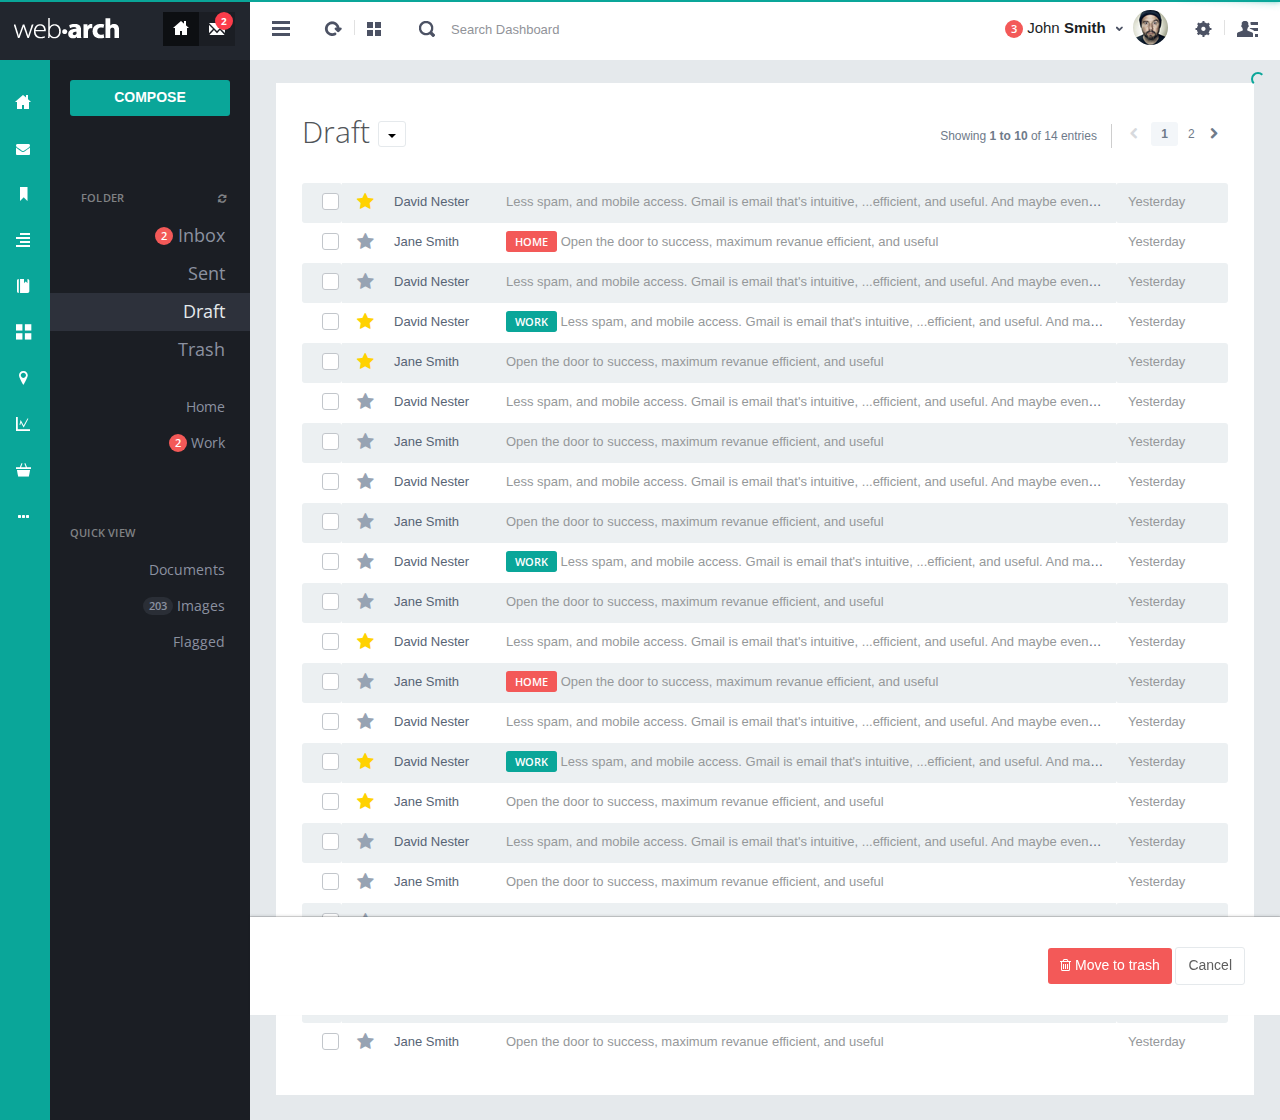
<file: admin/webarch/draft.html>
<!DOCTYPE html>
<meta http-equiv="content-type" content="text/html;charset=UTF-8" />
<head>
<meta charset="utf-8" />
<title>Webarch - Responsive Admin Dashboard</title>
<meta name="viewport" content="width=device-width, initial-scale=1.0, maximum-scale=1.0, user-scalable=no" />
<meta content="" name="description" />
<meta content="" name="author" />

<!-- BEGIN PLUGIN CSS -->
<link href="assets/plugins/pace/pace-theme-flash.css" rel="stylesheet" type="text/css" media="screen"/>
<link href="assets/plugins/jquery-slider/css/jquery.sidr.light.css" rel="stylesheet" type="text/css" media="screen"/>
<link href="assets/plugins/boostrap-checkbox/css/bootstrap-checkbox.css" rel="stylesheet" type="text/css" media="screen"/>
<link href="assets/plugins/jquery-datatable/css/jquery.dataTables.css" rel="stylesheet" type="text/css"/>
<!-- END PLUGIN CSS -->

<!-- BEGIN CORE CSS FRAMEWORK -->
<link href="assets/plugins/boostrapv3/css/bootstrap.min.css" rel="stylesheet" type="text/css"/>
<link href="assets/plugins/boostrapv3/css/bootstrap-theme.min.css" rel="stylesheet" type="text/css"/>
<link href="assets/plugins/font-awesome/css/font-awesome.css" rel="stylesheet" type="text/css"/>
<link href="assets/css/animate.min.css" rel="stylesheet" type="text/css"/>
<!-- END CORE CSS FRAMEWORK -->

<!-- BEGIN CSS TEMPLATE -->
<link href="assets/css/style.css" rel="stylesheet" type="text/css"/>
<link href="assets/css/responsive.css" rel="stylesheet" type="text/css"/>
<link href="assets/css/custom-icon-set.css" rel="stylesheet" type="text/css"/>

</head>
<!-- END HEAD -->

<!-- BEGIN BODY -->
<body class="">
<!-- BEGIN HEADER -->
<div class="header navbar navbar-inverse "> 
  <!-- BEGIN TOP NAVIGATION BAR -->
  <div class="navbar-inner">
	<div class="header-seperation"> 
		<ul class="nav pull-left notifcation-center" id="main-menu-toggle-wrapper" style="display:none">	
		 <li class="dropdown"> <a id="main-menu-toggle" href="#main-menu"  class="" > <div class="iconset top-menu-toggle-white"></div> </a> </li>		 
		</ul>
      <!-- BEGIN LOGO -->	
      <a href="index.html"><img src="assets/img/logo.png" class="logo"  data-src="assets/img/logo.png" data-src-retina="assets/img/logo2x.png" width="106" height="21"/></a>
      <!-- END LOGO --> 
      <ul class="nav pull-right notifcation-center">	
        <li class="dropdown" id="header_task_bar"> <a href="index.html" class="dropdown-toggle active" data-toggle=""> <div class="iconset top-home"></div> </a> </li>
        <li class="dropdown" id="header_inbox_bar" > <a href="email.html" class="dropdown-toggle" > <div class="iconset top-messages"></div>  <span class="badge" id="msgs-badge">2</span> </a></li>
		<li class="dropdown" id="portrait-chat-toggler" style="display:none"> <a href="#sidr" class="chat-menu-toggle"> <div class="iconset top-chat-white "></div> </a> </li>        
      </ul>
      </div>
      <!-- END RESPONSIVE MENU TOGGLER --> 
      <div class="header-quick-nav" > 
      <!-- BEGIN TOP NAVIGATION MENU -->
	  <div class="pull-left"> 
		  <ul class="nav quick-section">
			<li class="quicklinks"> <a href="#" class="" id="layout-condensed-toggle" ><div class="iconset top-menu-toggle-dark"></div> </a> </li>        
		  </ul>
		  <ul class="nav quick-section">
			<li class="quicklinks"> <a href="#" class="" ><div class="iconset top-reload"></div> </a> </li> 
			<li class="quicklinks"> <span class="h-seperate"></span></li>
			<li class="quicklinks"> <a href="#" class="" ><div class="iconset top-tiles"></div></a> </li>
			<div class="input-prepend inside search-form no-boarder">
				<span class="add-on"> <a href="#" class="" ><div class="iconset top-search"></div></a></span>
				 <input name="" type="text"  class="no-boarder " placeholder="Search Dashboard" style="width:250px;">
			</div>
		  </ul>
	  </div>
	 <!-- END TOP NAVIGATION MENU -->
	 <!-- BEGIN CHAT TOGGLER -->
      <div class="pull-right"> 
		<div class="chat-toggler">	
				<a href="#" class="dropdown-toggle" id="my-task-list" data-placement="bottom" 
						   data-content='
						<div style="width:300px" class="scroller" data-height="100px">
						  <div class="notification-messages info">
									<div class="user-profile">
										<img src="assets/img/profiles/d.jpg" data-src="assets/img/profiles/d.jpg" data-src-retina="assets/img/profiles/d2x.jpg" width="35" height="35">
									</div>
									<div class="message-wrapper">
										<div class="heading">
											David Nester - Commented on your wall
										</div>
										<div class="description">
											Meeting postponed to tomorrow
										</div>
										<div class="date pull-left">
										A min ago
										</div>										
									</div>
									<div class="clearfix"></div>									
								</div>	
							<div class="notification-messages danger">
								<div class="iconholder">
									<i class="icon-warning-sign"></i>
								</div>
								<div class="message-wrapper">
									<div class="heading">
										Server load limited
									</div>
									<div class="description">
										Database server has reached its daily capicity
									</div>
									<div class="date pull-left">
									2 mins ago
									</div>
								</div>
								<div class="clearfix"></div>
							</div>	
							<div class="notification-messages success">
								<div class="user-profile">
									<img src="assets/img/profiles/h.jpg" data-src="assets/img/profiles/h.jpg" data-src-retina="assets/img/profiles/h2x.jpg" width="35" height="35">
								</div>
								<div class="message-wrapper">
									<div class="heading">
										You haveve got 150 messages
									</div>
									<div class="description">
										150 newly unread messages in your inbox
									</div>
									<div class="date pull-left">
									An hour ago
									</div>									
								</div>
								<div class="clearfix"></div>
							</div>							
						</div>' data-toggle="dropdown" data-original-title="Notifications">
					<div class="user-details"> 
						<div class="username">
							<span class="badge badge-important">3</span> 
							John <span class="bold">Smith</span>									
						</div>						
					</div> 
					<div class="iconset top-down-arrow"></div>
				</a>						
				<div class="profile-pic"> 
					<img alt="" src="assets/img/profiles/avatar_small.jpg" data-src="assets/img/profiles/avatar_small.jpg" data-src-retina="assets/img/profiles/avatar_small2x.jpg" width="35" height="35" /> 
				</div>       			
			</div>
		 <ul class="nav quick-section ">
			<li class="quicklinks"> 
				<a data-toggle="dropdown" class="dropdown-toggle  pull-right" href="#">						
					<div class="iconset top-settings-dark "></div> 	
				</a>
				<ul class="dropdown-menu  pull-right" role="menu" aria-labelledby="dropdownMenu">
                  <li><a href="user-profile.html"> My Account</a>
                  </li>
                  <li><a href="calender.html">My Calendar</a>
                  </li>
                  <li><a href="email.html"> My Inbox&nbsp;&nbsp;<span class="badge badge-important animated bounceIn">2</span></a>
                  </li>
                  <li class="divider"></li>                
                  <li><a href="login.html"><i class="icon-off"></i>&nbsp;&nbsp;Log Out</a></li>
               </ul>
			</li> 
			<li class="quicklinks"> <span class="h-seperate"></span></li> 
			<li class="quicklinks"> 	
			<a id="chat-menu-toggle" href="#sidr" class="chat-menu-toggle" ><div class="iconset top-chat-dark "><span class="badge badge-important hide" id="chat-message-count">1</span></div>
			</a> 
				<div class="simple-chat-popup chat-menu-toggle hide" >
					<div class="simple-chat-popup-arrow"></div><div class="simple-chat-popup-inner">
						 <div style="width:100px">
						 <div class="semi-bold">David Nester</div>
						 <div class="message">Hey you there </div>
						</div>
					</div>
				</div>
			</li> 
		</ul>
      </div>
	   <!-- END CHAT TOGGLER -->
      </div> 
      <!-- END TOP NAVIGATION MENU --> 
   
  </div>
  <!-- END TOP NAVIGATION BAR --> 
</div>
<!-- END HEADER --> 
<!-- BEGIN CONTAINER -->
<div class="page-container row-fluid"> 
  <!-- BEGIN SIDEBAR -->

<!-- BEGIN SIDEBAR -->
<div class="page-sidebar mini" id="main-menu" data-inner-menu="1">
  <!-- BEGIN MINI-PROFILE -->
  <div class="user-info-wrapper">
    <div class="profile-wrapper"> <img src="assets/img/profiles/avatar.jpg" data-src="assets/img/profiles/avatar.jpg" data-src-retina="assets/img/profiles/avatar2x.jpg" width="69" height="69" /> </div>
    <div class="user-info">
      <div class="greeting">Welcome</div>
      <div class="username">John <span class="semi-bold">Smith</span></div>
      <div class="status">Status<a href="#">
        <div class="status-icon green"></div>
        Online</a></div>
    </div>
  </div>
  <!-- BEGIN SIDEBAR MENU -->
  <p class="menu-title">BROWSE <span class="pull-right"><i class="icon-refresh"></i></span></p>
  <ul>
    <li class="start active "> <a href="index.html"> <i class="icon-custom-home"></i> <span class="title">Dashboard</span> <span class="selected"></span> <span class="badge badge-important pull-right">5</span></a> </li>
    <li class=""> <a href="email.html"> <i class="icon-envelope"></i> <span class="title">Email</span> <span class=" badge badge-disable pull-right ">203</span></a> </li>
    <li class=""> <a href="javascript:;"> <i class="icon-custom-ui"></i> <span class="title">UI Elements</span> <span class="arrow "></span> </a>
      <ul class="sub-menu">
        <li > <a href="typography.html"> Typography </a> </li>
        <li > <a href="messages_notifications.html"> Messages & Notifications </a> </li>
        <li > <a href="icons.html">Icons</a> </li>
        <li > <a href="buttons.html">Buttons</a> </li>
        <li > <a href="tabs_accordian.html"> Tabs & Accordions </a> </li>
        <li > <a href="sliders.html">Sliders</a> </li>
        <li > <a href="group_list.html">Group list </a> </li>
      </ul>
    </li>
    <li class=""> <a href="javascript:;"> <i class="icon-custom-form"></i> <span class="title">Forms</span> <span class="arrow "></span> </a>
      <ul class="sub-menu">
        <li > <a href="form_elements.html">Form Elements </a> </li>
        <li > <a href="form_validations.html">Form Validations</a> </li>
      </ul>
    </li>
    <li class=""> <a href="javascript:;"> <i class="icon-custom-portlets"></i> <span class="title">Grids</span> <span class="arrow "></span> </a>
      <ul class="sub-menu">
        <li > <a href="grids_simple.html">Simple Grids</a> </li>
        <li > <a href="grids_draggable.html">Draggable Grids </a> </li>
      </ul>
    </li>
    <li class=""> <a href="javascript:;"> <i class="icon-custom-thumb"></i> <span class="title">Tables</span> <span class="arrow "></span> </a>
      <ul class="sub-menu">
        <li > <a href="tables.html"> Basic Tables </a> </li>
        <li > <a href="datatables.html"> Data Tables </a> </li>
      </ul>
    </li>
    <li class=""> <a href="javascript:;"> <i class="icon-custom-map"></i> <span class="title">Maps</span> <span class="arrow "></span> </a>
      <ul class="sub-menu">
        <li > <a href="google_map.html"> Google Maps </a> </li>
        <li > <a href="vector_map.html"> Vector Maps </a> </li>
      </ul>
    </li>
    <li class=""> <a href="charts.html"> <i class="icon-custom-chart"></i> <span class="title">Charts</span> </a> </li>
    <li class=""> <a href="javascript:;"> <i class="icon-custom-extra"></i> <span class="title">Extra</span> <span class="arrow "></span> </a>
      <ul class="sub-menu">
        <li > <a href="user-profile.html"> User Profile </a> </li>
        <li > <a href="gallery.html"> Gallery</a> </li>
        <li class=""><a href="calender.html"> Calendar</a> </li>
        <li > <a href="search_results.html"> Search Results </a> </li>
        <li > <a href="invoice.html"> Invoice </a> </li>
        <li > <a href="404.html"> 404 Page </a> </li>
        <li > <a href="500.html"> 500 Page </a> </li>
        <li > <a href="blank_template.html"> Blank Page </a> </li>
        <li > <a href="login.html"> Login </a> </li>
        <li > <a href="lockscreen.html"> Lockscreen </a> </li>			
      </ul>
    </li>
    <li class="hidden-desktop hidden-phone visible-tablet" id="more-widgets" style="display:" > <a href="javascript:;"> <i class="icon-ellipsis-horizontal"></i></a>
      <ul class="sub-menu">
        <div class="side-bar-widgets">
          <p class="menu-title">FOLDER <span class="pull-right"><a href="#" class="create-folder"><i class="icon-plus"></i></a></span></p>
          <ul class="folders" id="folders">
            <li><a href="#">
              <div class="status-icon green"></div>
              My quick tasks </a> </li>
            <li><a href="#">
              <div class="status-icon red"></div>
              To do list </a> </li>
            <li><a href="#">
              <div class="status-icon blue"></div>
              Projects </a> </li>
            <li id="folder-input" class="folder-input" style="display:none">
              <input type="text" placeholder="Name of folder" class="no-boarder folder-name" name="" id="folder-name">
            </li>
          </ul>
          <p class="menu-title">PROJECTS </p>
          <div class="status-widget">
            <div class="status-widget-wrapper">
              <div class="title">Freelancer<a href="#" class="remove-widget"><i class="icon-custom-cross"></i></a></div>
              <p>Redesign home page</p>
            </div>
          </div>
          <div class="status-widget">
            <div class="status-widget-wrapper">
              <div class="title">envato<a href="#" class="remove-widget"><i class="icon-custom-cross"></i></a></div>
              <p>Statistical report</p>
            </div>
          </div>
        </div>
      </ul>
    </li>
  </ul>
  <div class="side-bar-widgets">
    <p class="menu-title">FOLDER <span class="pull-right"><a href="#" class="create-folder"><i class="icon-plus"></i></a></span></p>
    <ul class="folders" id="folders">
      <li><a href="#">
        <div class="status-icon green"></div>
        My quick tasks </a> </li>
      <li><a href="#">
        <div class="status-icon red"></div>
        To do list </a> </li>
      <li><a href="#">
        <div class="status-icon blue"></div>
        Projects </a> </li>
      <li id="folder-input" class="folder-input" style="display:none">
        <input type="text" placeholder="Name of folder" class="no-boarder folder-name" name="" id="folder-name">
      </li>
    </ul>
    <p class="menu-title">PROJECTS </p>
    <div class="status-widget">
      <div class="status-widget-wrapper">
        <div class="title">Freelancer<a href="#" class="remove-widget"><i class="icon-custom-cross"></i></a></div>
        <p>Redesign home page</p>
      </div>
    </div>
    <div class="status-widget">
      <div class="status-widget-wrapper">
        <div class="title">envato<a href="#" class="remove-widget"><i class="icon-custom-cross"></i></a></div>
        <p>Statistical report</p>
      </div>
    </div>
  </div>
  <a href="#" class="scrollup">Scroll</a>
  <div class="clearfix"></div>
  <!-- END SIDEBAR MENU -->
</div>
  
   <div class="inner-menu nav-collapse ">   
  	  <div class="inner-wrapper" >	  
		<a href="send_email.html" class="btn btn-block btn-primary" ><span class="bold">COMPOSE</span></a>
		
	 </div>
	 <div class="inner-menu-content">
		<p class="menu-title">FOLDER <span class="pull-right"><i class="icon-refresh"></i></span></p>
		</div>
	 <ul class="big-items">
		<li><span class="badge badge-important">2</span><a href="email.html" > Inbox</a></li>
		<li><a href="sent.html">Sent</a></li>
		<li class="active"><a href="draft.html">Draft</a></li>
		<li><a href="trash.html">Trash</a></li>
	 </ul>
	<ul class="small-items">
		<li class=""><a href="#" > Home</a></li>
		<li><span class="badge badge-important">2</span><a href="#"> Work</a></li>
	 </ul>
	<div class="inner-wrapper" >	  				
		<p class="menu-title">QUICK VIEW</p>		
	 </div>
	<ul class="small-items">
		<li class=""><a href="#"> Documents</a></li>
		<li class=""><span class=" badge badge-disable ">203</span><a href="#"> Images</a></li>
		<li class=""><a href="#"> Flagged</a></li>		
	</ul>
   </div> 
  <!-- END SIDEBAR --> 
  <!-- BEGIN PAGE -->
  <div class="page-content"> 
    <!-- BEGIN SAMPLE PORTLET CONFIGURATION MODAL FORM-->
    <div id="portlet-config" class="modal hide">
      <div class="modal-header">
        <button data-dismiss="modal" class="close" type="button"></button>
        <h3>Widget Settings</h3>
      </div>
      <div class="modal-body"> Widget settings form goes here </div>
    </div>
    <div class="clearfix"></div>

    <div class="content">    
	<div class="page-title" style="display:none"> <a href="#" id="btn-back"><i class="icon-custom-left"></i></a>
        <h3>Back- <span class="semi-bold">Draft</span></h3>
     </div>		
		<div class="row-fluid"  id="inbox-wrapper">
			<div class="span12">
				<div class="row-fluid">
					<div class="span12">
						 <div class="grid simple" >
							<div class="grid-body no-border email-body" style="min-height: 850px;">
							<br>
							 <div class="row-fluid" >
							 <div class="row-fluid dataTables_wrapper">
								<h2 class="pull-left">Draft 
								<div class="btn-group">
									<a href="#" data-toggle="dropdown" class="btn btn-white btn-mini dropdown-toggle"><span class="caret single"></span></a>
									<ul class="dropdown-menu">
											  <li><a href="#">Action</a></li>
											  <li><a href="#">Another action</a></li>
											  <li><a href="#">Something else here</a></li>
											  <li class="divider"></li>
											  <li><a href="#">Separated link</a></li>
									</ul>
							     </div></h2>
								 
								<div class="pull-right margin-top-20">
									<div class="dataTables_paginate paging_bootstrap pagination">
										<ul>
											<li class="prev disabled"><a href="#"><i class="icon-chevron-left"></i></a></li>
											<li class="active"><a href="#">1</a></li><li><a href="#">2</a></li>
											<li class="next"><a href="#"><i class="icon-chevron-right"></i></a></li>
										</ul>
									</div>
									<div class="dataTables_info hidden-phone" id="example_info">Showing <b>1 to 10</b> of 14 entries</div></div>
									<div class="clearfix"></div>
								</div>
								
								<div id="email-list">									
								<table class="table table-striped table-fixed-layout table-hover" id="emails" > 
								  <thead>
									<tr>
									  <th class="small-cell"></th>
									  <th class="small-cell"></th>
									  <th class="medium-cell"></th>
									  <th ></th>
									  <th class="medium-cell"></th>
									</tr>
								  </thead>
								  <tbody>
									<tr >
									 <td valign="middle" class="small-cell">
									  <div class="checkbox check-success ">
										<input id="checkbox8" type="checkbox" value="1" >
											<label for="checkbox8"></label>
										</div>
									</td>
									  <td valign="middle" class="small-cell">
									   <div class="star">
										<input id="checkbox9" type="checkbox" value="1" checked >
											<label for="checkbox9"></label>
										</div>
									  </td>
									  <td valign="middle" class="clickable">David Nester</td>
									  <td valign="middle" class="clickable tablefull"><span class="muted">Less spam, and mobile access. Gmail is email that's intuitive, ...efficient, and useful. And maybe even fun.</span></td>
									  <td class="clickable"><span class="muted">Yesterday </span></td>
								   
									</tr>
									<tr >
									  <td valign="middle" class="small-cell">
									  <div class="checkbox check-success ">
										<input id="checkbox10" type="checkbox" value="1" >
											<label for="checkbox10"></label>
										</div>
									</td>
									  <td valign="middle" class="small-cell">
									   <div class="star">
										<input id="checkbox11" type="checkbox" value="1" >
											<label for="checkbox11"></label>
										</div>
									  </td>
									  <td valign="middle" class="clickable">Jane Smith</td>
									  <td valign="middle" class="clickable"><span class="label label-important">HOME</span>&nbsp;<span class="muted">Open the door to success, maximum revanue efficient, and useful</span></td>
									  <td class="clickable"><span class="muted">Yesterday </span></td>								     
									</tr>
									<tr >
									  <td valign="middle">
									  <div class="checkbox check-success ">
										<input id="checkbox12" type="checkbox" value="1" >
											<label for="checkbox12"></label>
										</div>
									</td>
									  <td valign="middle">
									   <div class="star">
										<input id="checkbox13" type="checkbox" value="1" >
											<label for="checkbox13"></label>
										</div>
									  </td>
									  <td valign="middle" class="clickable">David Nester</td>
									  <td valign="middle" class="clickable"><span class="muted">Less spam, and mobile access. Gmail is email that's intuitive, ...efficient, and useful. And maybe even fun.</span></td>
									  <td class="clickable"><span class="muted">Yesterday </span></td>
								     
									</tr>
									<tr >
									  <td valign="middle">
									  <div class="checkbox check-success ">
										<input id="checkbox14" type="checkbox" value="1" >
											<label for="checkbox14"></label>
										</div>
									</td>
									  <td valign="middle" >
									   <div class="star">
										<input id="checkbox15" type="checkbox" value="1" checked>
											<label for="checkbox15"></label>
										</div>
									  </td>
									  <td valign="middle" class="clickable">David Nester</td>
									  <td valign="middle" class="clickable"><span class="muted"><span class="label label-success">WORK</span>&nbsp;Less spam, and mobile access. Gmail is email that's intuitive, ...efficient, and useful. And maybe even fun.</span></td>
									  <td class="clickable"><span class="muted">Yesterday </span></td>
								     
									</tr>
									<tr >
									  <td valign="middle">
									  <div class="checkbox check-success ">
										<input id="checkbox16" type="checkbox" value="1" >
											<label for="checkbox16"></label>
										</div>
									</td>
									  <td valign="middle">
									   <div class="star">
										<input id="checkbox17" type="checkbox" value="1" checked>
											<label for="checkbox17"></label>
										</div>
									  </td>
									  <td valign="middle" class="clickable">Jane Smith</td>
									  <td valign="middle" class="clickable"><span class="muted">Open the door to success, maximum revanue efficient, and useful</span></td>
									  <td class="clickable"><span class="muted">Yesterday </span></td>
								     
									</tr>									
									<tr >
									  <td valign="middle">
									  <div class="checkbox check-success ">
										<input id="checkbox18" type="checkbox" value="1" >
											<label for="checkbox18"></label>
										</div>
									</td>
									  <td valign="middle">
									   <div class="star">
										<input id="checkbox19" type="checkbox" value="1" >
											<label for="checkbox19"></label>
										</div>
									  </td>
									  <td valign="middle" class="clickable">David Nester</td>
									  <td valign="middle" class="clickable"><span class="muted">Less spam, and mobile access. Gmail is email that's intuitive, ...efficient, and useful. And maybe even fun.</span></td>
									  <td class="clickable"><span class="muted">Yesterday </span></td>								     
									</tr>
									<tr >
									 <td valign="middle">
									  <div class="checkbox check-success ">
										<input id="checkbox20" type="checkbox" value="1" >
											<label for="checkbox20"></label>
										</div>
									</td>
									  <td valign="middle">
									   <div class="star">
										<input id="checkbox11" type="checkbox" value="1" >
											<label for="checkbox21"></label>
										</div>
									  </td>
									  <td valign="middle" class="clickable">Jane Smith</td>
									  <td valign="middle" class="clickable"><span class="muted">Open the door to success, maximum revanue efficient, and useful</span></td>
									  <td class="clickable"><span class="muted">Yesterday </span></td>								     
									</tr>									
									<tr >
									<td valign="middle">
									  <div class="checkbox check-success ">
										<input id="checkbox22" type="checkbox" value="1" >
											<label for="checkbox22"></label>
										</div>
									</td>
									  <td valign="middle">
									   <div class="star">
										<input id="checkbox23" type="checkbox" value="1" >
											<label for="checkbox24"></label>
										</div>
									  </td>
									  <td valign="middle" class="clickable">David Nester</td>
									  <td valign="middle" class="clickable"><span class="muted">Less spam, and mobile access. Gmail is email that's intuitive, ...efficient, and useful. And maybe even fun.</span></td>
									  <td class="clickable"><span class="muted">Yesterday </span></td>								     
									</tr>
									<tr >
									 <td valign="middle">
									  <div class="checkbox check-success ">
										<input id="checkbox25" type="checkbox" value="1" >
											<label for="checkbox25"></label>
										</div>
									</td>
									  <td valign="middle">
									   <div class="star">
										<input id="checkbox26" type="checkbox" value="1" >
											<label for="checkbox26"></label>
										</div>
									  </td>
									  <td valign="middle" class="clickable">Jane Smith</td>
									  <td valign="middle" class="clickable"><span class="muted">Open the door to success, maximum revanue efficient, and useful</span></td>
									  <td class="clickable"><span class="muted">Yesterday </span></td>								     
									</tr>									
									<tr >
									  <td valign="middle">
									  <div class="checkbox check-success ">
										<input id="checkbox27" type="checkbox" value="1" >
											<label for="checkbox27"></label>
										</div>
									</td>
									  <td valign="middle">
									   <div class="star">
										<input id="checkbox28" type="checkbox" value="1" >
											<label for="checkbox28"></label>
										</div>
									  </td>
									  <td valign="middle" class="clickable">David Nester</td>
									  <td valign="middle" class="clickable"><span class="muted"><span class="label label-success">WORK</span>&nbsp;Less spam, and mobile access. Gmail is email that's intuitive, ...efficient, and useful. And maybe even fun.</span></td>
									  <td class="clickable"><span class="muted">Yesterday </span></td>
									</tr>
									<tr >
									  <td valign="middle">
									  <div class="checkbox check-success ">
										<input id="checkbox29" type="checkbox" value="1" >
											<label for="checkbox29"></label>
										</div>
									</td>
									  <td valign="middle">
									   <div class="star">
										<input id="checkbox30" type="checkbox" value="1" >
											<label for="checkbox30"></label>
										</div>
									  </td>
									  <td valign="middle" class="clickable">Jane Smith</td>
									  <td valign="middle" class="clickable"><span class="muted">Open the door to success, maximum revanue efficient, and useful</span></td>
									  <td class="clickable"><span class="muted">Yesterday </span></td>
									</tr>
									<tr >
									  <td valign="middle">
									  <div class="checkbox check-success ">
										<input id="checkbox8" type="checkbox" value="1" >
											<label for="checkbox8"></label>
										</div>
									</td>
									  <td valign="middle">
									   <div class="star">
										<input id="checkbox9" type="checkbox" value="1" checked >
											<label for="checkbox9"></label>
										</div>
									  </td>
									  <td valign="middle" class="clickable">David Nester</td>
									  <td valign="middle" class="clickable"><span class="muted">Less spam, and mobile access. Gmail is email that's intuitive, ...efficient, and useful. And maybe even fun.</span></td>
									  <td class="clickable"><span class="muted">Yesterday </span></td>
									</tr>
									<tr >
									 <td valign="middle">
									  <div class="checkbox check-success ">
										<input id="checkbox10" type="checkbox" value="1" >
											<label for="checkbox10"></label>
										</div>
									</td>
									  <td valign="middle">
									   <div class="star">
										<input id="checkbox11" type="checkbox" value="1" >
											<label for="checkbox11"></label>
										</div>
									  </td>
									  <td valign="middle" class="clickable">Jane Smith</td>
									  <td valign="middle" class="clickable"><span class="label label-important">HOME</span>&nbsp;<span class="muted">Open the door to success, maximum revanue efficient, and useful</span></td>
									  <td class="clickable"><span class="muted">Yesterday </span></td>
									</tr>
									<tr >
									  <td valign="middle">
									  <div class="checkbox check-success ">
										<input id="checkbox12" type="checkbox" value="1" >
											<label for="checkbox12"></label>
										</div>
									</td>
									  <td valign="middle">
									   <div class="star">
										<input id="checkbox13" type="checkbox" value="1" >
											<label for="checkbox13"></label>
										</div>
									  </td>
									  <td valign="middle" class="clickable">David Nester</td>
									  <td valign="middle" class="clickable"><span class="muted">Less spam, and mobile access. Gmail is email that's intuitive, ...efficient, and useful. And maybe even fun.</span></td>
									  <td class="clickable"><span class="muted">Yesterday </span></td>
									</tr>
									<tr >
									  <td valign="middle">
									  <div class="checkbox check-success ">
										<input id="checkbox14" type="checkbox" value="1" >
											<label for="checkbox14"></label>
										</div>
									</td>
									  <td valign="middle">
									   <div class="star">
										<input id="checkbox15" type="checkbox" value="1" checked>
											<label for="checkbox15"></label>
										</div>
									  </td>
									  <td valign="middle" class="clickable">David Nester</td>
									  <td valign="middle" class="clickable"><span class="muted"><span class="label label-success">WORK</span>&nbsp;Less spam, and mobile access. Gmail is email that's intuitive, ...efficient, and useful. And maybe even fun.</span></td>
									  <td class="clickable"><span class="muted">Yesterday </span></td>
									</tr>
									<tr >
									  <td valign="middle">
									  <div class="checkbox check-success ">
										<input id="checkbox16" type="checkbox" value="1" >
											<label for="checkbox16"></label>
										</div>
									</td>
									  <td valign="middle">
									   <div class="star">
										<input id="checkbox17" type="checkbox" value="1" checked>
											<label for="checkbox17"></label>
										</div>
									  </td>
									  <td valign="middle" class="clickable">Jane Smith</td>
									  <td valign="middle" class="clickable"><span class="muted">Open the door to success, maximum revanue efficient, and useful</span></td>
									  <td class="clickable"><span class="muted">Yesterday </span></td>
									</tr>									
									<tr >
									  <td valign="middle">
									  <div class="checkbox check-success ">
										<input id="checkbox18" type="checkbox" value="1" >
											<label for="checkbox18"></label>
										</div>
									</td>
									  <td valign="middle">
									   <div class="star">
										<input id="checkbox19" type="checkbox" value="1" >
											<label for="checkbox19"></label>
										</div>
									  </td>
									  <td valign="middle" class="clickable">David Nester</td>
									  <td valign="middle" class="clickable"><span class="muted">Less spam, and mobile access. Gmail is email that's intuitive, ...efficient, and useful. And maybe even fun.</span></td>
									  <td class="clickable"><span class="muted">Yesterday </span></td>
									</tr>
									<tr >
									  <td valign="middle">
									  <div class="checkbox check-success ">
										<input id="checkbox20" type="checkbox" value="1" >
											<label for="checkbox20"></label>
										</div>
									</td>
									  <td valign="middle">
									   <div class="star">
										<input id="checkbox11" type="checkbox" value="1" >
											<label for="checkbox21"></label>
										</div>
									  </td>
									  <td valign="middle" class="clickable">Jane Smith</td>
									  <td valign="middle" class="clickable"><span class="muted">Open the door to success, maximum revanue efficient, and useful</span></td>
									  <td class="clickable"><span class="muted">Yesterday </span></td>
									</tr>								
									<tr >
									  <td valign="middle">
									  <div class="checkbox check-success ">
										<input id="checkbox22" type="checkbox" value="1" >
											<label for="checkbox22"></label>
										</div>
									</td>
									  <td valign="middle">
									   <div class="star">
										<input id="checkbox23" type="checkbox" value="1" >
											<label for="checkbox24"></label>
										</div>
									  </td>
									  <td valign="middle" class="clickable">David Nester</td>
									  <td valign="middle" class="clickable"><span class="muted">Less spam, and mobile access. Gmail is email that's intuitive, ...efficient, and useful. And maybe even fun.</span></td>
									  <td class="clickable"><span class="muted">Yesterday </span></td>
									</tr>
									<tr >
									  <td valign="middle">
									  <div class="checkbox check-success ">
										<input id="checkbox25" type="checkbox" value="1" >
											<label for="checkbox25"></label>
										</div>
									</td>
									  <td valign="middle">
									   <div class="star">
										<input id="checkbox26" type="checkbox" value="1" >
											<label for="checkbox26"></label>
										</div>
									  </td>
									  <td valign="middle" class="clickable">Jane Smith</td>
									  <td valign="middle" class="clickable"><span class="muted">Open the door to success, maximum revanue efficient, and useful</span></td>
									  <td class="clickable"><span class="muted">Yesterday </span></td>
									</tr>									
									<tr >
									  <td valign="middle">
									  <div class="checkbox check-success ">
										<input id="checkbox27" type="checkbox" value="1" >
											<label for="checkbox27"></label>
										</div>
									</td>
									  <td valign="middle">
									   <div class="star">
										<input id="checkbox28" type="checkbox" value="1" >
											<label for="checkbox28"></label>
										</div>
									  </td>
									  <td valign="middle" class="clickable">David Nester</td>
									  <td valign="middle" class="clickable"><span class="muted"><span class="label label-success">WORK</span>&nbsp;Less spam, and mobile access. Gmail is email that's intuitive, ...efficient, and useful. And maybe even fun.</span></td>
									  <td class="clickable"><span class="muted">Yesterday </span></td>
									</tr>
									<tr >
									  <td valign="middle">
									  <div class="checkbox check-success ">
										<input id="checkbox29" type="checkbox" value="1" >
											<label for="checkbox29"></label>
										</div>
									</td>
									  <td valign="middle">
									   <div class="star">
										<input id="checkbox30" type="checkbox" value="1" >
											<label for="checkbox30"></label>
										</div>
									  </td>
									  <td valign="middle" class="clickable">Jane Smith</td>
									  <td valign="middle" class="clickable"><span class="muted">Open the door to success, maximum revanue efficient, and useful</span></td>
									  <td class="clickable"><span class="muted">Yesterday </span></td>
									</tr>			
								</tbody>
								</table>
							 </div>							
							 </div>							
							</div>
							</div>	
						</div>
					</div>
				</div>	
		</div>
		<div class="row">
			<div class="col-md-12" id="preview-email-wrapper" style="display:none">
				<div class="row">
					<div class="col-md-12">
						 <div class="grid simple">
						 	<div class="grid-title no-border">
								<h4></h4>
								<div class="tools">
									<a href="javascript:;" class="remove"></a>
								</div>
							</div>
							<div class="grid-body no-border" style="min-height: 850px;">
								<div class="" >
									<h1 id="emailheading">Meeting</h1>
									<br>
									<div class="control">									
										<div class="pull-left">
										<div class="btn-group">
										<a href="#" data-toggle="dropdown" class="btn btn-mini dropdown-toggle">
										David Nester
										<span class="caret"></span>
										</a>
										<ul class="dropdown-menu">
											  <li><a href="#">Action</a></li>
											  <li><a href="#">Another action</a></li>
											  <li><a href="#">Something else here</a></li>
											  <li class="divider"></li>
											  <li><a href="#">Separated link</a></li>
										</ul>
									</div>
										<label class="inline"><span class="muted">&nbsp;&nbsp;to</span> <span class="bold small-text">johnsmith@skyace.com</span></label>
										</div>
										<div class="pull-right">
											<span class="muted small-text">August 5 2013 11.30PM</span>
										</div>
										<div class="clearfix"></div>
									</div>	
									<br>
									<div class="email-body">
										<p>Thank you for taking the time to meet with me and other representatives of the last week regarding the challenges facing public transportation, especially. We enjoyed meeting with you and . I’m glad we had the opportunity to discuss an issue that affects so many people in [city/state/community]. We especially appreciate your commitment to [describe any commitment made by the official].
										The [coalition name] believes that public transportation is vital to quality of life of our community. As we discussed …
										Our coalition would greatly appreciate your support  in ensuring that public transportation is widely available to all who need it – especially the people living in . On behalf of all our members and the thousands of citizens they represent, I want to thank you for taking the time out of your busy schedule to discuss this important matter.
										</p>
									</div>						
								</div>							
							</div>
							</div>	
						</div>
				</div>
			</div>		
		</div>
	

 <div class="clearfix"></div>
  </div>
   <div class="clearfix"></div>
	<div class="admin-bar" id="quick-access" style="display:">
		<div class="admin-bar-inner">
		
			<button class="btn btn-danger  btn-add" type="button"><i class="icon-trash"></i> Move to trash</button>
			<button class="btn btn-white  btn-cancel" type="button">Cancel</button>
		</div>
	</div> 
  <!-- END PAGE --> 
</div>

 </div>
 <!-- BEGIN CHAT --> 
<div id="sidr">
	<div class="chat-window-wrapper">
		<div class="chat-header">	
		<div class="pull-left">
			<input type="text" placeholder="search">
		</div>		
			<div class="pull-right">
				<a href="#" class="" ><div class="iconset top-settings-dark "></div> </a>
			</div>			
		</div>	
		<div class="side-widget">
		   <div class="side-widget-title">group chats</div>
		    <div class="side-widget-content">
			 <div id="groups-list">
				<ul class="groups" >
					<li><a href="#"><div class="status-icon green"></div>Office work</a></li>
					<li><a href="#"><div class="status-icon green"></div>Personal vibes</a></li>
				</ul>
			</div>
			</div>
		</div>
		<div class="side-widget">
		   <div class="side-widget-title">favourites</div>
		   <div id="favourites-list">
		    <div class="side-widget-content" >
				<div class="user-details-wrapper active">
					<div class="user-profile">
						<img src="assets/img/profiles/d.jpg" data-src="assets/img/profiles/d.jpg" data-src-retina="assets/img/profiles/d2x.jpg" width="35" height="35">
					</div>
					<div class="user-details">
						<div class="user-name">
						Jane Smith
						</div>
						<div class="user-more">
						Hello you there?
						</div>
					</div>
					<div class="user-details-status-wrapper">
						<span class="badge badge-important">3</span>
					</div>
					<div class="user-details-count-wrapper">
						<div class="status-icon green"></div>
					</div>
					<div class="clearfix"></div>
				</div>	
				<div class="user-details-wrapper">
					<div class="user-profile">
						<img src="assets/img/profiles/c.jpg" data-src="assets/img/profiles/c.jpg" data-src-retina="assets/img/profiles/c2x.jpg" width="35" height="35">
					</div>
					<div class="user-details">
						<div class="user-name">
						David Nester
						</div>
						<div class="user-more">
						Busy, Do not disturb
						</div>
					</div>
					<div class="user-details-status-wrapper">
						<div class="clearfix"></div>
					</div>
					<div class="user-details-count-wrapper">
						<div class="status-icon red"></div>
					</div>
					<div class="clearfix"></div>
				</div>					
			</div>
			</div>
		</div>
		<div class="side-widget">
		   <div class="side-widget-title">more friends</div>
			 <div class="side-widget-content" id="friends-list">
				<div class="user-details-wrapper">
					<div class="user-profile">
						<img src="assets/img/profiles/d.jpg" data-src="assets/img/profiles/d.jpg" data-src-retina="assets/img/profiles/d2x.jpg" width="35" height="35">
					</div>
					<div class="user-details">
						<div class="user-name">
						Jane Smith
						</div>
						<div class="user-more">
						Hello you there?
						</div>
					</div>
					<div class="user-details-status-wrapper">
						
					</div>
					<div class="user-details-count-wrapper">
						<div class="status-icon green"></div>
					</div>
					<div class="clearfix"></div>
				</div>	
				<div class="user-details-wrapper">
					<div class="user-profile">
						<img src="assets/img/profiles/h.jpg" data-src="assets/img/profiles/h.jpg" data-src-retina="assets/img/profiles/h2x.jpg" width="35" height="35">
					</div>
					<div class="user-details">
						<div class="user-name">
						David Nester
						</div>
						<div class="user-more">
						Busy, Do not disturb
						</div>
					</div>
					<div class="user-details-status-wrapper">
						<div class="clearfix"></div>
					</div>
					<div class="user-details-count-wrapper">
						<div class="status-icon red"></div>
					</div>
					<div class="clearfix"></div>
				</div>		
				<div class="user-details-wrapper">
					<div class="user-profile">
						<img src="assets/img/profiles/c.jpg" data-src="assets/img/profiles/c.jpg" data-src-retina="assets/img/profiles/c2x.jpg" width="35" height="35">
					</div>
					<div class="user-details">
						<div class="user-name">
						Jane Smith
						</div>
						<div class="user-more">
						Hello you there?
						</div>
					</div>
					<div class="user-details-status-wrapper">
						
					</div>
					<div class="user-details-count-wrapper">
						<div class="status-icon green"></div>
					</div>
					<div class="clearfix"></div>
				</div>	
				<div class="user-details-wrapper">
					<div class="user-profile">
						<img src="assets/img/profiles/h.jpg" data-src="assets/img/profiles/h.jpg" data-src-retina="assets/img/profiles/h2x.jpg" width="35" height="35">
					</div>
					<div class="user-details">
						<div class="user-name">
						David Nester
						</div>
						<div class="user-more">
						Busy, Do not disturb
						</div>
					</div>
					<div class="user-details-status-wrapper">
						<div class="clearfix"></div>
					</div>
					<div class="user-details-count-wrapper">
						<div class="status-icon red"></div>
					</div>
					<div class="clearfix"></div>
				</div>				
			</div>		
		</div>
	</div>
</div>
<!-- END CHAT --> 
<!-- END CONTAINER --> 
<script src="assets/plugins/jquery-1.8.3.min.js" type="text/javascript"></script> 
<script src="assets/plugins/jquery-ui/jquery-ui-1.10.1.custom.min.js" type="text/javascript"></script> 
<script src="assets/plugins/boostrapv3/js/bootstrap.min.js" type="text/javascript"></script> 
<script src="assets/plugins/breakpoints.js" type="text/javascript"></script> 
<script src="assets/plugins/jquery-unveil/jquery.unveil.min.js" type="text/javascript"></script> 
<!-- END CORE JS FRAMEWORK --> 
<!-- BEGIN PAGE LEVEL JS --> 	
<script src="assets/plugins/pace/pace.min.js" type="text/javascript"></script>  
<script src="assets/plugins/jquery-slider/jquery.sidr.min.js" type="text/javascript"></script> 	
<script src="assets/plugins/jquery-numberAnimate/jquery.animateNumbers.js" type="text/javascript"></script> 
<!-- END PAGE LEVEL PLUGINS --> 	
<script src="assets/js/email_comman.js" type="text/javascript"></script> 
<!-- BEGIN CORE TEMPLATE JS --> 
<script src="assets/js/core.js" type="text/javascript"></script> 
<script src="assets/js/demo.js" type="text/javascript"></script> 
<!-- END CORE TEMPLATE JS --> 
<!-- END JAVASCRIPTS -->
</body>
</html>
</file>
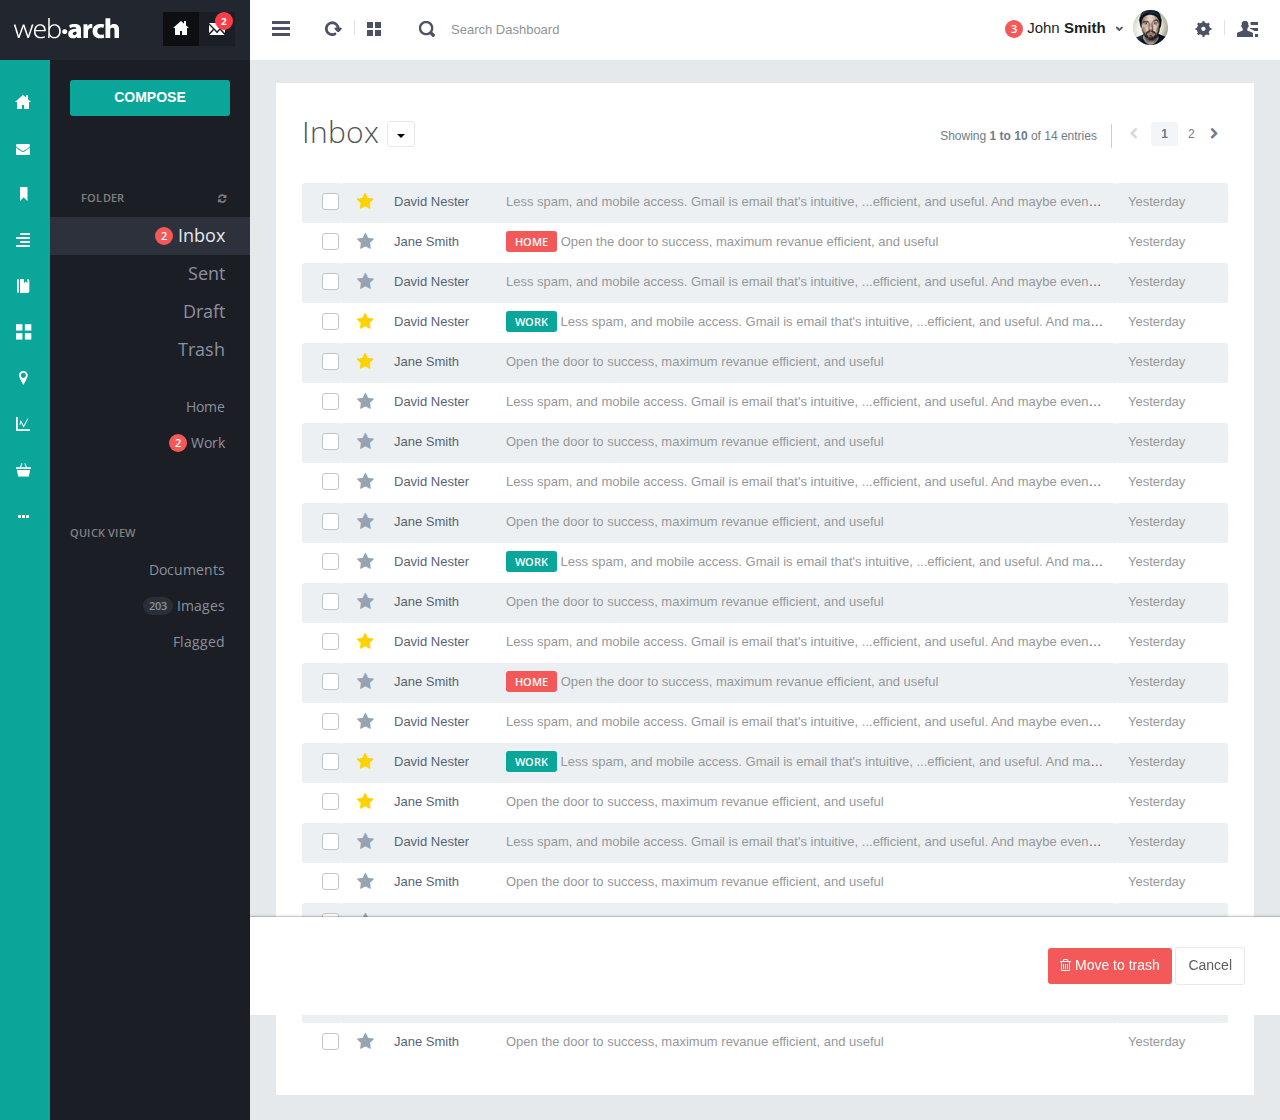
<file: admin/webarch/email.html>
<!DOCTYPE html>
<meta http-equiv="content-type" content="text/html;charset=UTF-8" />
<head>
<meta charset="utf-8" />
<title>Webarch - Responsive Admin Dashboard</title>
<meta name="viewport" content="width=device-width, initial-scale=1.0, maximum-scale=1.0, user-scalable=no" />
<meta content="" name="description" />
<meta content="" name="author" />

<!-- BEGIN PLUGIN CSS -->
<link href="assets/plugins/pace/pace-theme-flash.css" rel="stylesheet" type="text/css" media="screen"/>
<link href="assets/plugins/jquery-slider/css/jquery.sidr.light.css" rel="stylesheet" type="text/css" media="screen"/>
<link href="assets/plugins/boostrap-checkbox/css/bootstrap-checkbox.css" rel="stylesheet" type="text/css" media="screen"/>
<link href="assets/plugins/jquery-datatable/css/jquery.dataTables.css" rel="stylesheet" type="text/css"/>
<!-- END PLUGIN CSS -->

<!-- BEGIN CORE CSS FRAMEWORK -->
<link href="assets/plugins/boostrapv3/css/bootstrap.min.css" rel="stylesheet" type="text/css"/>
<link href="assets/plugins/boostrapv3/css/bootstrap-theme.min.css" rel="stylesheet" type="text/css"/>
<link href="assets/plugins/font-awesome/css/font-awesome.css" rel="stylesheet" type="text/css"/>
<link href="assets/css/animate.min.css" rel="stylesheet" type="text/css"/>
<!-- END CORE CSS FRAMEWORK -->

<!-- BEGIN CSS TEMPLATE -->
<link href="assets/css/style.css" rel="stylesheet" type="text/css"/>
<link href="assets/css/responsive.css" rel="stylesheet" type="text/css"/>
<link href="assets/css/custom-icon-set.css" rel="stylesheet" type="text/css"/>

</head>
<!-- END HEAD -->

<!-- BEGIN BODY -->
<body class="">
<!-- BEGIN HEADER -->
<div class="header navbar navbar-inverse "> 
  <!-- BEGIN TOP NAVIGATION BAR -->
  <div class="navbar-inner">
	<div class="header-seperation"> 
		<ul class="nav pull-left notifcation-center" id="main-menu-toggle-wrapper" style="display:none">	
		 <li class="dropdown"> <a id="main-menu-toggle" href="#main-menu"  class="" > <div class="iconset top-menu-toggle-white"></div> </a> </li>		 
		</ul>
      <!-- BEGIN LOGO -->	
      <a href="index.html"><img src="assets/img/logo.png" class="logo"  data-src="assets/img/logo.png" data-src-retina="assets/img/logo2x.png" width="106" height="21"/></a>
      <!-- END LOGO --> 
      <ul class="nav pull-right notifcation-center">	
        <li class="dropdown" id="header_task_bar"> <a href="index.html" class="dropdown-toggle active" data-toggle=""> <div class="iconset top-home"></div> </a> </li>
        <li class="dropdown" id="header_inbox_bar" > <a href="email.html" class="dropdown-toggle" > <div class="iconset top-messages"></div>  <span class="badge" id="msgs-badge">2</span> </a></li>
		<li class="dropdown" id="portrait-chat-toggler" style="display:none"> <a href="#sidr" class="chat-menu-toggle"> <div class="iconset top-chat-white "></div> </a> </li>        
      </ul>
      </div>
      <!-- END RESPONSIVE MENU TOGGLER --> 
      <div class="header-quick-nav" > 
      <!-- BEGIN TOP NAVIGATION MENU -->
	  <div class="pull-left"> 
		  <ul class="nav quick-section">
			<li class="quicklinks"> <a href="#" class="" id="layout-condensed-toggle" ><div class="iconset top-menu-toggle-dark"></div> </a> </li>        
		  </ul>
		  <ul class="nav quick-section">
			<li class="quicklinks"> <a href="#" class="" ><div class="iconset top-reload"></div> </a> </li> 
			<li class="quicklinks"> <span class="h-seperate"></span></li>
			<li class="quicklinks"> <a href="#" class="" ><div class="iconset top-tiles"></div></a> </li>
			<div class="input-prepend inside search-form no-boarder">
				<span class="add-on"> <a href="#" class="" ><div class="iconset top-search"></div></a></span>
				 <input name="" type="text"  class="no-boarder " placeholder="Search Dashboard" style="width:250px;">
			</div>
		  </ul>
	  </div>
	 <!-- END TOP NAVIGATION MENU -->
	 <!-- BEGIN CHAT TOGGLER -->
      <div class="pull-right"> 
		<div class="chat-toggler">	
				<a href="#" class="dropdown-toggle" id="my-task-list" data-placement="bottom" 
						   data-content='
						<div style="width:300px" class="scroller" data-height="100px">
						  <div class="notification-messages info">
									<div class="user-profile">
										<img src="assets/img/profiles/d.jpg" data-src="assets/img/profiles/d.jpg" data-src-retina="assets/img/profiles/d2x.jpg" width="35" height="35">
									</div>
									<div class="message-wrapper">
										<div class="heading">
											David Nester - Commented on your wall
										</div>
										<div class="description">
											Meeting postponed to tomorrow
										</div>
										<div class="date pull-left">
										A min ago
										</div>										
									</div>
									<div class="clearfix"></div>									
								</div>	
							<div class="notification-messages danger">
								<div class="iconholder">
									<i class="icon-warning-sign"></i>
								</div>
								<div class="message-wrapper">
									<div class="heading">
										Server load limited
									</div>
									<div class="description">
										Database server has reached its daily capicity
									</div>
									<div class="date pull-left">
									2 mins ago
									</div>
								</div>
								<div class="clearfix"></div>
							</div>	
							<div class="notification-messages success">
								<div class="user-profile">
									<img src="assets/img/profiles/h.jpg" data-src="assets/img/profiles/h.jpg" data-src-retina="assets/img/profiles/h2x.jpg" width="35" height="35">
								</div>
								<div class="message-wrapper">
									<div class="heading">
										You haveve got 150 messages
									</div>
									<div class="description">
										150 newly unread messages in your inbox
									</div>
									<div class="date pull-left">
									An hour ago
									</div>									
								</div>
								<div class="clearfix"></div>
							</div>							
						</div>' data-toggle="dropdown" data-original-title="Notifications">
					<div class="user-details"> 
						<div class="username">
							<span class="badge badge-important">3</span> 
							John <span class="bold">Smith</span>									
						</div>						
					</div> 
					<div class="iconset top-down-arrow"></div>
				</a>						
				<div class="profile-pic"> 
					<img alt="" src="assets/img/profiles/avatar_small.jpg" data-src="assets/img/profiles/avatar_small.jpg" data-src-retina="assets/img/profiles/avatar_small2x.jpg" width="35" height="35" /> 
				</div>       			
			</div>
		 <ul class="nav quick-section ">
			<li class="quicklinks"> 
				<a data-toggle="dropdown" class="dropdown-toggle  pull-right" href="#">						
					<div class="iconset top-settings-dark "></div> 	
				</a>
				<ul class="dropdown-menu  pull-right" role="menu" aria-labelledby="dropdownMenu">
                  <li><a href="user-profile.html"> My Account</a>
                  </li>
                  <li><a href="calender.html">My Calendar</a>
                  </li>
                  <li><a href="email.html"> My Inbox&nbsp;&nbsp;<span class="badge badge-important animated bounceIn">2</span></a>
                  </li>
                  <li class="divider"></li>                
                  <li><a href="login.html"><i class="icon-off"></i>&nbsp;&nbsp;Log Out</a></li>
               </ul>
			</li> 
			<li class="quicklinks"> <span class="h-seperate"></span></li> 
			<li class="quicklinks"> 	
			<a id="chat-menu-toggle" href="#sidr" class="chat-menu-toggle" ><div class="iconset top-chat-dark "><span class="badge badge-important hide" id="chat-message-count">1</span></div>
			</a> 
				<div class="simple-chat-popup chat-menu-toggle hide" >
					<div class="simple-chat-popup-arrow"></div><div class="simple-chat-popup-inner">
						 <div style="width:100px">
						 <div class="semi-bold">David Nester</div>
						 <div class="message">Hey you there </div>
						</div>
					</div>
				</div>
			</li> 
		</ul>
      </div>
	   <!-- END CHAT TOGGLER -->
      </div> 
      <!-- END TOP NAVIGATION MENU --> 
   
  </div>
  <!-- END TOP NAVIGATION BAR --> 
</div>
<!-- END HEADER --> 
<!-- BEGIN CONTAINER -->
<div class="page-container row-fluid"> 
  <!-- BEGIN SIDEBAR -->

<!-- BEGIN SIDEBAR -->
<div class="page-sidebar mini" id="main-menu" data-inner-menu="1">
  <!-- BEGIN MINI-PROFILE -->
  <div class="user-info-wrapper">
    <div class="profile-wrapper"> <img src="assets/img/profiles/avatar.jpg" data-src="assets/img/profiles/avatar.jpg" data-src-retina="assets/img/profiles/avatar2x.jpg" width="69" height="69" /> </div>
    <div class="user-info">
      <div class="greeting">Welcome</div>
      <div class="username">John <span class="semi-bold">Smith</span></div>
      <div class="status">Status<a href="#">
        <div class="status-icon green"></div>
        Online</a></div>
    </div>
  </div>
  <!-- BEGIN SIDEBAR MENU -->
  <p class="menu-title">BROWSE <span class="pull-right"><i class="icon-refresh"></i></span></p>
  <ul>
    <li class="start active "> <a href="index.html"> <i class="icon-custom-home"></i> <span class="title">Dashboard</span> <span class="selected"></span> <span class="badge badge-important pull-right">5</span></a> </li>
    <li class=""> <a href="email.html"> <i class="icon-envelope"></i> <span class="title">Email</span> <span class=" badge badge-disable pull-right ">203</span></a> </li>
    <li class=""> <a href="javascript:;"> <i class="icon-custom-ui"></i> <span class="title">UI Elements</span> <span class="arrow "></span> </a>
      <ul class="sub-menu">
        <li > <a href="typography.html"> Typography </a> </li>
        <li > <a href="messages_notifications.html"> Messages & Notifications </a> </li>
        <li > <a href="icons.html">Icons</a> </li>
        <li > <a href="buttons.html">Buttons</a> </li>
        <li > <a href="tabs_accordian.html"> Tabs & Accordions </a> </li>
        <li > <a href="sliders.html">Sliders</a> </li>
        <li > <a href="group_list.html">Group list </a> </li>
      </ul>
    </li>
    <li class=""> <a href="javascript:;"> <i class="icon-custom-form"></i> <span class="title">Forms</span> <span class="arrow "></span> </a>
      <ul class="sub-menu">
        <li > <a href="form_elements.html">Form Elements </a> </li>
        <li > <a href="form_validations.html">Form Validations</a> </li>
      </ul>
    </li>
    <li class=""> <a href="javascript:;"> <i class="icon-custom-portlets"></i> <span class="title">Grids</span> <span class="arrow "></span> </a>
      <ul class="sub-menu">
        <li > <a href="grids_simple.html">Simple Grids</a> </li>
        <li > <a href="grids_draggable.html">Draggable Grids </a> </li>
      </ul>
    </li>
    <li class=""> <a href="javascript:;"> <i class="icon-custom-thumb"></i> <span class="title">Tables</span> <span class="arrow "></span> </a>
      <ul class="sub-menu">
        <li > <a href="tables.html"> Basic Tables </a> </li>
        <li > <a href="datatables.html"> Data Tables </a> </li>
      </ul>
    </li>
    <li class=""> <a href="javascript:;"> <i class="icon-custom-map"></i> <span class="title">Maps</span> <span class="arrow "></span> </a>
      <ul class="sub-menu">
        <li > <a href="google_map.html"> Google Maps </a> </li>
        <li > <a href="vector_map.html"> Vector Maps </a> </li>
      </ul>
    </li>
    <li class=""> <a href="charts.html"> <i class="icon-custom-chart"></i> <span class="title">Charts</span> </a> </li>
    <li class=""> <a href="javascript:;"> <i class="icon-custom-extra"></i> <span class="title">Extra</span> <span class="arrow "></span> </a>
      <ul class="sub-menu">
        <li > <a href="user-profile.html"> User Profile </a> </li>
        <li > <a href="gallery.html"> Gallery</a> </li>
        <li class=""><a href="calender.html"> Calendar</a> </li>
        <li > <a href="search_results.html"> Search Results </a> </li>
        <li > <a href="invoice.html"> Invoice </a> </li>
        <li > <a href="404.html"> 404 Page </a> </li>
        <li > <a href="500.html"> 500 Page </a> </li>
        <li > <a href="blank_template.html"> Blank Page </a> </li>
        <li > <a href="login.html"> Login </a> </li>
        <li > <a href="lockscreen.html"> Lockscreen </a> </li>			
      </ul>
    </li>
    <li class="hidden-desktop hidden-phone visible-tablet" id="more-widgets" style="display:" > <a href="javascript:;"> <i class="icon-ellipsis-horizontal"></i></a>
      <ul class="sub-menu">
        <div class="side-bar-widgets">
          <p class="menu-title">FOLDER <span class="pull-right"><a href="#" class="create-folder"><i class="icon-plus"></i></a></span></p>
          <ul class="folders" id="folders">
            <li><a href="#">
              <div class="status-icon green"></div>
              My quick tasks </a> </li>
            <li><a href="#">
              <div class="status-icon red"></div>
              To do list </a> </li>
            <li><a href="#">
              <div class="status-icon blue"></div>
              Projects </a> </li>
            <li id="folder-input" class="folder-input" style="display:none">
              <input type="text" placeholder="Name of folder" class="no-boarder folder-name" name="" id="folder-name">
            </li>
          </ul>
          <p class="menu-title">PROJECTS </p>
          <div class="status-widget">
            <div class="status-widget-wrapper">
              <div class="title">Freelancer<a href="#" class="remove-widget"><i class="icon-custom-cross"></i></a></div>
              <p>Redesign home page</p>
            </div>
          </div>
          <div class="status-widget">
            <div class="status-widget-wrapper">
              <div class="title">envato<a href="#" class="remove-widget"><i class="icon-custom-cross"></i></a></div>
              <p>Statistical report</p>
            </div>
          </div>
        </div>
      </ul>
    </li>
  </ul>
  <div class="side-bar-widgets">
    <p class="menu-title">FOLDER <span class="pull-right"><a href="#" class="create-folder"><i class="icon-plus"></i></a></span></p>
    <ul class="folders" id="folders">
      <li><a href="#">
        <div class="status-icon green"></div>
        My quick tasks </a> </li>
      <li><a href="#">
        <div class="status-icon red"></div>
        To do list </a> </li>
      <li><a href="#">
        <div class="status-icon blue"></div>
        Projects </a> </li>
      <li id="folder-input" class="folder-input" style="display:none">
        <input type="text" placeholder="Name of folder" class="no-boarder folder-name" name="" id="folder-name">
      </li>
    </ul>
    <p class="menu-title">PROJECTS </p>
    <div class="status-widget">
      <div class="status-widget-wrapper">
        <div class="title">Freelancer<a href="#" class="remove-widget"><i class="icon-custom-cross"></i></a></div>
        <p>Redesign home page</p>
      </div>
    </div>
    <div class="status-widget">
      <div class="status-widget-wrapper">
        <div class="title">envato<a href="#" class="remove-widget"><i class="icon-custom-cross"></i></a></div>
        <p>Statistical report</p>
      </div>
    </div>
  </div>
  <a href="#" class="scrollup">Scroll</a>
  <div class="clearfix"></div>
  <!-- END SIDEBAR MENU -->
</div>
  
   <div class="inner-menu nav-collapse ">   
  	  <div class="inner-wrapper" >	  
		<a href="send_email.html" class="btn btn-block btn-primary" ><span class="bold">COMPOSE</span></a>
		
	 </div>
	 <div class="inner-menu-content">
		<p class="menu-title">FOLDER <span class="pull-right"><i class="icon-refresh"></i></span></p>
		</div>
	 <ul class="big-items">
		<li class="active"><span class="badge badge-important">2</span><a href="email.html" > Inbox</a></li>
		<li><a href="sent.html">Sent</a></li>
		<li><a href="draft.html">Draft</a></li>
		<li><a href="trash.html">Trash</a></li>
	 </ul>
	<ul class="small-items">
		<li class=""><a href="#" > Home</a></li>
		<li><span class="badge badge-important">2</span><a href="#"> Work</a></li>
	 </ul>
	<div class="inner-wrapper" >	  				
		<p class="menu-title">QUICK VIEW</p>		
	 </div>
	<ul class="small-items">
		<li class=""><a href="#"> Documents</a></li>
		<li class=""><span class=" badge badge-disable ">203</span><a href="#"> Images</a></li>
		<li class=""><a href="#"> Flagged</a></li>		
	</ul>
   </div> 
  <!-- END SIDEBAR --> 
  <!-- BEGIN PAGE -->
  <div class="page-content"> 
    <!-- BEGIN SAMPLE PORTLET CONFIGURATION MODAL FORM-->
    <div id="portlet-config" class="modal hide">
      <div class="modal-header">
        <button data-dismiss="modal" class="close" type="button"></button>
        <h3>Widget Settings</h3>
      </div>
      <div class="modal-body"> Widget settings form goes here </div>
    </div>
    <div class="clearfix"></div>

    <div class="content">    
	<div class="page-title" style="display:none"> <a href="#" id="btn-back"><i class="icon-custom-left"></i></a>
        <h3>Back- <span class="semi-bold">Inbox</span></h3>
     </div>		
		<div class="row"  id="inbox-wrapper">
			<div class="col-md-12">
				<div class="row">
					<div class="col-md-12">
						 <div class="grid simple" >
							<div class="grid-body no-border email-body" >
							<br>
							 <div class="row-fluid" >
							 <div class="row-fluid dataTables_wrapper">
								<h2 class="pull-left">Inbox 
								<div class="btn-group">
									<a href="#" data-toggle="dropdown" class="btn btn-white btn-mini dropdown-toggle"><span class="caret single"></span></a>
									<ul class="dropdown-menu">
											  <li><a href="#">Action</a></li>
											  <li><a href="#">Another action</a></li>
											  <li><a href="#">Something else here</a></li>
											  <li class="divider"></li>
											  <li><a href="#">Separated link</a></li>
									</ul>
							     </div></h2>
								 
								<div class="pull-right margin-top-20">
									<div class="dataTables_paginate paging_bootstrap pagination">
										<ul>
											<li class="prev disabled"><a href="#"><i class="icon-chevron-left"></i></a></li>
											<li class="active"><a href="#">1</a></li><li><a href="#">2</a></li>
											<li class="next"><a href="#"><i class="icon-chevron-right"></i></a></li>
										</ul>
									</div>
									<div class="dataTables_info hidden-xs" id="example_info">Showing <b>1 to 10</b> of 14 entries</div></div>
									<div class="clearfix"></div>
								</div>
								
								<div id="email-list">									
								<table class="table table-striped table-fixed-layout table-hover" id="emails" > 
								  <thead>
									<tr>
									  <th class="small-cell"></th>
									  <th class="small-cell"></th>
									  <th class="medium-cell"></th>
									  <th ></th>
									  <th class="medium-cell"></th>
									</tr>
								  </thead>
								  <tbody>
									<tr >
									 <td valign="middle" class="small-cell">
									  <div class="checkbox check-success ">
										<input id="checkbox8" type="checkbox" value="1" >
											<label for="checkbox8"></label>
										</div>
									</td>
									  <td valign="middle" class="small-cell">
									   <div class="star">
										<input id="checkbox9" type="checkbox" value="1" checked >
											<label for="checkbox9"></label>
										</div>
									  </td>
									  <td valign="middle" class="clickable">David Nester</td>
									  <td valign="middle" class="clickable tablefull"><span class="muted">Less spam, and mobile access. Gmail is email that's intuitive, ...efficient, and useful. And maybe even fun.</span></td>
									  <td class="clickable"><span class="muted">Yesterday </span></td>
								   
									</tr>
									<tr >
									  <td valign="middle" class="small-cell">
									  <div class="checkbox check-success ">
										<input id="checkbox10" type="checkbox" value="1" >
											<label for="checkbox10"></label>
										</div>
									</td>
									  <td valign="middle" class="small-cell">
									   <div class="star">
										<input id="checkbox11" type="checkbox" value="1" >
											<label for="checkbox11"></label>
										</div>
									  </td>
									  <td valign="middle" class="clickable">Jane Smith</td>
									  <td valign="middle" class="clickable"><span class="label label-important">HOME</span>&nbsp;<span class="muted">Open the door to success, maximum revanue efficient, and useful</span></td>
									  <td class="clickable"><span class="muted">Yesterday </span></td>								     
									</tr>
									<tr >
									  <td valign="middle">
									  <div class="checkbox check-success ">
										<input id="checkbox12" type="checkbox" value="1" >
											<label for="checkbox12"></label>
										</div>
									</td>
									  <td valign="middle">
									   <div class="star">
										<input id="checkbox13" type="checkbox" value="1" >
											<label for="checkbox13"></label>
										</div>
									  </td>
									  <td valign="middle" class="clickable">David Nester</td>
									  <td valign="middle" class="clickable"><span class="muted">Less spam, and mobile access. Gmail is email that's intuitive, ...efficient, and useful. And maybe even fun.</span></td>
									  <td class="clickable"><span class="muted">Yesterday </span></td>
								     
									</tr>
									<tr >
									  <td valign="middle">
									  <div class="checkbox check-success ">
										<input id="checkbox14" type="checkbox" value="1" >
											<label for="checkbox14"></label>
										</div>
									</td>
									  <td valign="middle" >
									   <div class="star">
										<input id="checkbox15" type="checkbox" value="1" checked>
											<label for="checkbox15"></label>
										</div>
									  </td>
									  <td valign="middle" class="clickable">David Nester</td>
									  <td valign="middle" class="clickable"><span class="muted"><span class="label label-success">WORK</span>&nbsp;Less spam, and mobile access. Gmail is email that's intuitive, ...efficient, and useful. And maybe even fun.</span></td>
									  <td class="clickable"><span class="muted">Yesterday </span></td>
								     
									</tr>
									<tr >
									  <td valign="middle">
									  <div class="checkbox check-success ">
										<input id="checkbox16" type="checkbox" value="1" >
											<label for="checkbox16"></label>
										</div>
									</td>
									  <td valign="middle">
									   <div class="star">
										<input id="checkbox17" type="checkbox" value="1" checked>
											<label for="checkbox17"></label>
										</div>
									  </td>
									  <td valign="middle" class="clickable">Jane Smith</td>
									  <td valign="middle" class="clickable"><span class="muted">Open the door to success, maximum revanue efficient, and useful</span></td>
									  <td class="clickable"><span class="muted">Yesterday </span></td>
								     
									</tr>									
									<tr >
									  <td valign="middle">
									  <div class="checkbox check-success ">
										<input id="checkbox18" type="checkbox" value="1" >
											<label for="checkbox18"></label>
										</div>
									</td>
									  <td valign="middle">
									   <div class="star">
										<input id="checkbox19" type="checkbox" value="1" >
											<label for="checkbox19"></label>
										</div>
									  </td>
									  <td valign="middle" class="clickable">David Nester</td>
									  <td valign="middle" class="clickable"><span class="muted">Less spam, and mobile access. Gmail is email that's intuitive, ...efficient, and useful. And maybe even fun.</span></td>
									  <td class="clickable"><span class="muted">Yesterday </span></td>								     
									</tr>
									<tr >
									 <td valign="middle">
									  <div class="checkbox check-success ">
										<input id="checkbox20" type="checkbox" value="1" >
											<label for="checkbox20"></label>
										</div>
									</td>
									  <td valign="middle">
									   <div class="star">
										<input id="checkbox11" type="checkbox" value="1" >
											<label for="checkbox21"></label>
										</div>
									  </td>
									  <td valign="middle" class="clickable">Jane Smith</td>
									  <td valign="middle" class="clickable"><span class="muted">Open the door to success, maximum revanue efficient, and useful</span></td>
									  <td class="clickable"><span class="muted">Yesterday </span></td>								     
									</tr>									
									<tr >
									<td valign="middle">
									  <div class="checkbox check-success ">
										<input id="checkbox22" type="checkbox" value="1" >
											<label for="checkbox22"></label>
										</div>
									</td>
									  <td valign="middle">
									   <div class="star">
										<input id="checkbox23" type="checkbox" value="1" >
											<label for="checkbox24"></label>
										</div>
									  </td>
									  <td valign="middle" class="clickable">David Nester</td>
									  <td valign="middle" class="clickable"><span class="muted">Less spam, and mobile access. Gmail is email that's intuitive, ...efficient, and useful. And maybe even fun.</span></td>
									  <td class="clickable"><span class="muted">Yesterday </span></td>								     
									</tr>
									<tr >
									 <td valign="middle">
									  <div class="checkbox check-success ">
										<input id="checkbox25" type="checkbox" value="1" >
											<label for="checkbox25"></label>
										</div>
									</td>
									  <td valign="middle">
									   <div class="star">
										<input id="checkbox26" type="checkbox" value="1" >
											<label for="checkbox26"></label>
										</div>
									  </td>
									  <td valign="middle" class="clickable">Jane Smith</td>
									  <td valign="middle" class="clickable"><span class="muted">Open the door to success, maximum revanue efficient, and useful</span></td>
									  <td class="clickable"><span class="muted">Yesterday </span></td>								     
									</tr>									
									<tr >
									  <td valign="middle">
									  <div class="checkbox check-success ">
										<input id="checkbox27" type="checkbox" value="1" >
											<label for="checkbox27"></label>
										</div>
									</td>
									  <td valign="middle">
									   <div class="star">
										<input id="checkbox28" type="checkbox" value="1" >
											<label for="checkbox28"></label>
										</div>
									  </td>
									  <td valign="middle" class="clickable">David Nester</td>
									  <td valign="middle" class="clickable"><span class="muted"><span class="label label-success">WORK</span>&nbsp;Less spam, and mobile access. Gmail is email that's intuitive, ...efficient, and useful. And maybe even fun.</span></td>
									  <td class="clickable"><span class="muted">Yesterday </span></td>
									</tr>
									<tr >
									  <td valign="middle">
									  <div class="checkbox check-success ">
										<input id="checkbox29" type="checkbox" value="1" >
											<label for="checkbox29"></label>
										</div>
									</td>
									  <td valign="middle">
									   <div class="star">
										<input id="checkbox30" type="checkbox" value="1" >
											<label for="checkbox30"></label>
										</div>
									  </td>
									  <td valign="middle" class="clickable">Jane Smith</td>
									  <td valign="middle" class="clickable"><span class="muted">Open the door to success, maximum revanue efficient, and useful</span></td>
									  <td class="clickable"><span class="muted">Yesterday </span></td>
									</tr>
									<tr >
									  <td valign="middle">
									  <div class="checkbox check-success ">
										<input id="checkbox8" type="checkbox" value="1" >
											<label for="checkbox8"></label>
										</div>
									</td>
									  <td valign="middle">
									   <div class="star">
										<input id="checkbox9" type="checkbox" value="1" checked >
											<label for="checkbox9"></label>
										</div>
									  </td>
									  <td valign="middle" class="clickable">David Nester</td>
									  <td valign="middle" class="clickable"><span class="muted">Less spam, and mobile access. Gmail is email that's intuitive, ...efficient, and useful. And maybe even fun.</span></td>
									  <td class="clickable"><span class="muted">Yesterday </span></td>
									</tr>
									<tr >
									 <td valign="middle">
									  <div class="checkbox check-success ">
										<input id="checkbox10" type="checkbox" value="1" >
											<label for="checkbox10"></label>
										</div>
									</td>
									  <td valign="middle">
									   <div class="star">
										<input id="checkbox11" type="checkbox" value="1" >
											<label for="checkbox11"></label>
										</div>
									  </td>
									  <td valign="middle" class="clickable">Jane Smith</td>
									  <td valign="middle" class="clickable"><span class="label label-important">HOME</span>&nbsp;<span class="muted">Open the door to success, maximum revanue efficient, and useful</span></td>
									  <td class="clickable"><span class="muted">Yesterday </span></td>
									</tr>
									<tr >
									  <td valign="middle">
									  <div class="checkbox check-success ">
										<input id="checkbox12" type="checkbox" value="1" >
											<label for="checkbox12"></label>
										</div>
									</td>
									  <td valign="middle">
									   <div class="star">
										<input id="checkbox13" type="checkbox" value="1" >
											<label for="checkbox13"></label>
										</div>
									  </td>
									  <td valign="middle" class="clickable">David Nester</td>
									  <td valign="middle" class="clickable"><span class="muted">Less spam, and mobile access. Gmail is email that's intuitive, ...efficient, and useful. And maybe even fun.</span></td>
									  <td class="clickable"><span class="muted">Yesterday </span></td>
									</tr>
									<tr >
									  <td valign="middle">
									  <div class="checkbox check-success ">
										<input id="checkbox14" type="checkbox" value="1" >
											<label for="checkbox14"></label>
										</div>
									</td>
									  <td valign="middle">
									   <div class="star">
										<input id="checkbox15" type="checkbox" value="1" checked>
											<label for="checkbox15"></label>
										</div>
									  </td>
									  <td valign="middle" class="clickable">David Nester</td>
									  <td valign="middle" class="clickable"><span class="muted"><span class="label label-success">WORK</span>&nbsp;Less spam, and mobile access. Gmail is email that's intuitive, ...efficient, and useful. And maybe even fun.</span></td>
									  <td class="clickable"><span class="muted">Yesterday </span></td>
									</tr>
									<tr >
									  <td valign="middle">
									  <div class="checkbox check-success ">
										<input id="checkbox16" type="checkbox" value="1" >
											<label for="checkbox16"></label>
										</div>
									</td>
									  <td valign="middle">
									   <div class="star">
										<input id="checkbox17" type="checkbox" value="1" checked>
											<label for="checkbox17"></label>
										</div>
									  </td>
									  <td valign="middle" class="clickable">Jane Smith</td>
									  <td valign="middle" class="clickable"><span class="muted">Open the door to success, maximum revanue efficient, and useful</span></td>
									  <td class="clickable"><span class="muted">Yesterday </span></td>
									</tr>									
									<tr >
									  <td valign="middle">
									  <div class="checkbox check-success ">
										<input id="checkbox18" type="checkbox" value="1" >
											<label for="checkbox18"></label>
										</div>
									</td>
									  <td valign="middle">
									   <div class="star">
										<input id="checkbox19" type="checkbox" value="1" >
											<label for="checkbox19"></label>
										</div>
									  </td>
									  <td valign="middle" class="clickable">David Nester</td>
									  <td valign="middle" class="clickable"><span class="muted">Less spam, and mobile access. Gmail is email that's intuitive, ...efficient, and useful. And maybe even fun.</span></td>
									  <td class="clickable"><span class="muted">Yesterday </span></td>
									</tr>
									<tr >
									  <td valign="middle">
									  <div class="checkbox check-success ">
										<input id="checkbox20" type="checkbox" value="1" >
											<label for="checkbox20"></label>
										</div>
									</td>
									  <td valign="middle">
									   <div class="star">
										<input id="checkbox11" type="checkbox" value="1" >
											<label for="checkbox21"></label>
										</div>
									  </td>
									  <td valign="middle" class="clickable">Jane Smith</td>
									  <td valign="middle" class="clickable"><span class="muted">Open the door to success, maximum revanue efficient, and useful</span></td>
									  <td class="clickable"><span class="muted">Yesterday </span></td>
									</tr>								
									<tr >
									  <td valign="middle">
									  <div class="checkbox check-success ">
										<input id="checkbox22" type="checkbox" value="1" >
											<label for="checkbox22"></label>
										</div>
									</td>
									  <td valign="middle">
									   <div class="star">
										<input id="checkbox23" type="checkbox" value="1" >
											<label for="checkbox24"></label>
										</div>
									  </td>
									  <td valign="middle" class="clickable">David Nester</td>
									  <td valign="middle" class="clickable"><span class="muted">Less spam, and mobile access. Gmail is email that's intuitive, ...efficient, and useful. And maybe even fun.</span></td>
									  <td class="clickable"><span class="muted">Yesterday </span></td>
									</tr>
									<tr >
									  <td valign="middle">
									  <div class="checkbox check-success ">
										<input id="checkbox25" type="checkbox" value="1" >
											<label for="checkbox25"></label>
										</div>
									</td>
									  <td valign="middle">
									   <div class="star">
										<input id="checkbox26" type="checkbox" value="1" >
											<label for="checkbox26"></label>
										</div>
									  </td>
									  <td valign="middle" class="clickable">Jane Smith</td>
									  <td valign="middle" class="clickable"><span class="muted">Open the door to success, maximum revanue efficient, and useful</span></td>
									  <td class="clickable"><span class="muted">Yesterday </span></td>
									</tr>									
									<tr >
									  <td valign="middle">
									  <div class="checkbox check-success ">
										<input id="checkbox27" type="checkbox" value="1" >
											<label for="checkbox27"></label>
										</div>
									</td>
									  <td valign="middle">
									   <div class="star">
										<input id="checkbox28" type="checkbox" value="1" >
											<label for="checkbox28"></label>
										</div>
									  </td>
									  <td valign="middle" class="clickable">David Nester</td>
									  <td valign="middle" class="clickable"><span class="muted"><span class="label label-success">WORK</span>&nbsp;Less spam, and mobile access. Gmail is email that's intuitive, ...efficient, and useful. And maybe even fun.</span></td>
									  <td class="clickable"><span class="muted">Yesterday </span></td>
									</tr>
									<tr >
									  <td valign="middle">
									  <div class="checkbox check-success ">
										<input id="checkbox29" type="checkbox" value="1" >
											<label for="checkbox29"></label>
										</div>
									</td>
									  <td valign="middle">
									   <div class="star">
										<input id="checkbox30" type="checkbox" value="1" >
											<label for="checkbox30"></label>
										</div>
									  </td>
									  <td valign="middle" class="clickable">Jane Smith</td>
									  <td valign="middle" class="clickable"><span class="muted">Open the door to success, maximum revanue efficient, and useful</span></td>
									  <td class="clickable"><span class="muted">Yesterday </span></td>
									</tr>			
								</tbody>
								</table>
							 </div>							
							 </div>							
							</div>
							</div>	
						</div>
					</div>
				</div>	
		</div>
		<div class="row">
			<div class="col-md-12" id="preview-email-wrapper" style="display:none">
				<div class="row">
					<div class="col-md-12">
						 <div class="grid simple">
						 	<div class="grid-title no-border">
								<h4></h4>
								<div class="tools">
									<a href="javascript:;" class="remove"></a>
								</div>
							</div>
							<div class="grid-body no-border" style="min-height: 850px;">
								<div class="" >
									<h1 id="emailheading">Meeting</h1>
									<br>
									<div class="control">									
										<div class="pull-left">
										<div class="btn-group">
										<a href="#" data-toggle="dropdown" class="btn btn-mini dropdown-toggle">
										David Nester
										<span class="caret"></span>
										</a>
										<ul class="dropdown-menu">
											  <li><a href="#">Action</a></li>
											  <li><a href="#">Another action</a></li>
											  <li><a href="#">Something else here</a></li>
											  <li class="divider"></li>
											  <li><a href="#">Separated link</a></li>
										</ul>
									</div>
										<label class="inline"><span class="muted">&nbsp;&nbsp;to</span> <span class="bold small-text">johnsmith@skyace.com</span></label>
										</div>
										<div class="pull-right">
											<span class="muted small-text">August 5 2013 11.30PM</span>
										</div>
										<div class="clearfix"></div>
									</div>	
									<br>
									<div class="email-body">
										<p>Thank you for taking the time to meet with me and other representatives of the last week regarding the challenges facing public transportation, especially. We enjoyed meeting with you and . I’m glad we had the opportunity to discuss an issue that affects so many people in [city/state/community]. We especially appreciate your commitment to [describe any commitment made by the official].
										The [coalition name] believes that public transportation is vital to quality of life of our community. As we discussed …
										Our coalition would greatly appreciate your support  in ensuring that public transportation is widely available to all who need it – especially the people living in . On behalf of all our members and the thousands of citizens they represent, I want to thank you for taking the time out of your busy schedule to discuss this important matter.
										</p>
									</div>						
								</div>							
							</div>
							</div>	
						</div>
				</div>
			</div>		
		</div>
	

 <div class="clearfix"></div>
  </div>
   <div class="clearfix"></div>
	<div class="admin-bar" id="quick-access" style="display:">
		<div class="admin-bar-inner">
		
			<button class="btn btn-danger  btn-add" type="button"><i class="icon-trash"></i> Move to trash</button>
			<button class="btn btn-white  btn-cancel" type="button">Cancel</button>
		</div>
	</div> 
  <!-- END PAGE --> 
</div>

 </div>
 <!-- BEGIN CHAT --> 
<div id="sidr">
	<div class="chat-window-wrapper">
		<div class="chat-header">	
		<div class="pull-left">
			<input type="text" placeholder="search">
		</div>		
			<div class="pull-right">
				<a href="#" class="" ><div class="iconset top-settings-dark "></div> </a>
			</div>			
		</div>	
		<div class="side-widget">
		   <div class="side-widget-title">group chats</div>
		    <div class="side-widget-content">
			 <div id="groups-list">
				<ul class="groups" >
					<li><a href="#"><div class="status-icon green"></div>Office work</a></li>
					<li><a href="#"><div class="status-icon green"></div>Personal vibes</a></li>
				</ul>
			</div>
			</div>
		</div>
		<div class="side-widget">
		   <div class="side-widget-title">favourites</div>
		   <div id="favourites-list">
		    <div class="side-widget-content" >
				<div class="user-details-wrapper active">
					<div class="user-profile">
						<img src="assets/img/profiles/d.jpg" data-src="assets/img/profiles/d.jpg" data-src-retina="assets/img/profiles/d2x.jpg" width="35" height="35">
					</div>
					<div class="user-details">
						<div class="user-name">
						Jane Smith
						</div>
						<div class="user-more">
						Hello you there?
						</div>
					</div>
					<div class="user-details-status-wrapper">
						<span class="badge badge-important">3</span>
					</div>
					<div class="user-details-count-wrapper">
						<div class="status-icon green"></div>
					</div>
					<div class="clearfix"></div>
				</div>	
				<div class="user-details-wrapper">
					<div class="user-profile">
						<img src="assets/img/profiles/c.jpg" data-src="assets/img/profiles/c.jpg" data-src-retina="assets/img/profiles/c2x.jpg" width="35" height="35">
					</div>
					<div class="user-details">
						<div class="user-name">
						David Nester
						</div>
						<div class="user-more">
						Busy, Do not disturb
						</div>
					</div>
					<div class="user-details-status-wrapper">
						<div class="clearfix"></div>
					</div>
					<div class="user-details-count-wrapper">
						<div class="status-icon red"></div>
					</div>
					<div class="clearfix"></div>
				</div>					
			</div>
			</div>
		</div>
		<div class="side-widget">
		   <div class="side-widget-title">more friends</div>
			 <div class="side-widget-content" id="friends-list">
				<div class="user-details-wrapper">
					<div class="user-profile">
						<img src="assets/img/profiles/d.jpg" data-src="assets/img/profiles/d.jpg" data-src-retina="assets/img/profiles/d2x.jpg" width="35" height="35">
					</div>
					<div class="user-details">
						<div class="user-name">
						Jane Smith
						</div>
						<div class="user-more">
						Hello you there?
						</div>
					</div>
					<div class="user-details-status-wrapper">
						
					</div>
					<div class="user-details-count-wrapper">
						<div class="status-icon green"></div>
					</div>
					<div class="clearfix"></div>
				</div>	
				<div class="user-details-wrapper">
					<div class="user-profile">
						<img src="assets/img/profiles/h.jpg" data-src="assets/img/profiles/h.jpg" data-src-retina="assets/img/profiles/h2x.jpg" width="35" height="35">
					</div>
					<div class="user-details">
						<div class="user-name">
						David Nester
						</div>
						<div class="user-more">
						Busy, Do not disturb
						</div>
					</div>
					<div class="user-details-status-wrapper">
						<div class="clearfix"></div>
					</div>
					<div class="user-details-count-wrapper">
						<div class="status-icon red"></div>
					</div>
					<div class="clearfix"></div>
				</div>		
				<div class="user-details-wrapper">
					<div class="user-profile">
						<img src="assets/img/profiles/c.jpg" data-src="assets/img/profiles/c.jpg" data-src-retina="assets/img/profiles/c2x.jpg" width="35" height="35">
					</div>
					<div class="user-details">
						<div class="user-name">
						Jane Smith
						</div>
						<div class="user-more">
						Hello you there?
						</div>
					</div>
					<div class="user-details-status-wrapper">
						
					</div>
					<div class="user-details-count-wrapper">
						<div class="status-icon green"></div>
					</div>
					<div class="clearfix"></div>
				</div>	
				<div class="user-details-wrapper">
					<div class="user-profile">
						<img src="assets/img/profiles/h.jpg" data-src="assets/img/profiles/h.jpg" data-src-retina="assets/img/profiles/h2x.jpg" width="35" height="35">
					</div>
					<div class="user-details">
						<div class="user-name">
						David Nester
						</div>
						<div class="user-more">
						Busy, Do not disturb
						</div>
					</div>
					<div class="user-details-status-wrapper">
						<div class="clearfix"></div>
					</div>
					<div class="user-details-count-wrapper">
						<div class="status-icon red"></div>
					</div>
					<div class="clearfix"></div>
				</div>				
			</div>		
		</div>
	</div>
</div>
<!-- END CHAT --> 
<!-- END CONTAINER --> 
<script src="assets/plugins/jquery-1.8.3.min.js" type="text/javascript"></script> 
<script src="assets/plugins/jquery-ui/jquery-ui-1.10.1.custom.min.js" type="text/javascript"></script> 
<script src="assets/plugins/boostrapv3/js/bootstrap.min.js" type="text/javascript"></script> 
<script src="assets/plugins/breakpoints.js" type="text/javascript"></script> 
<script src="assets/plugins/jquery-unveil/jquery.unveil.min.js" type="text/javascript"></script> 
<!-- END CORE JS FRAMEWORK --> 
<!-- BEGIN PAGE LEVEL JS --> 	
<script src="assets/plugins/pace/pace.min.js" type="text/javascript"></script>  
<script src="assets/plugins/jquery-slider/jquery.sidr.min.js" type="text/javascript"></script> 	
<script src="assets/plugins/jquery-numberAnimate/jquery.animateNumbers.js" type="text/javascript"></script> 
<!-- END PAGE LEVEL PLUGINS --> 	
<script src="assets/js/email_comman.js" type="text/javascript"></script> 
<!-- BEGIN CORE TEMPLATE JS --> 
<script src="assets/js/core.js" type="text/javascript"></script> 
<script src="assets/js/demo.js" type="text/javascript"></script> 
<!-- END CORE TEMPLATE JS --> 
<!-- END JAVASCRIPTS -->
</body>
</html>
</file>
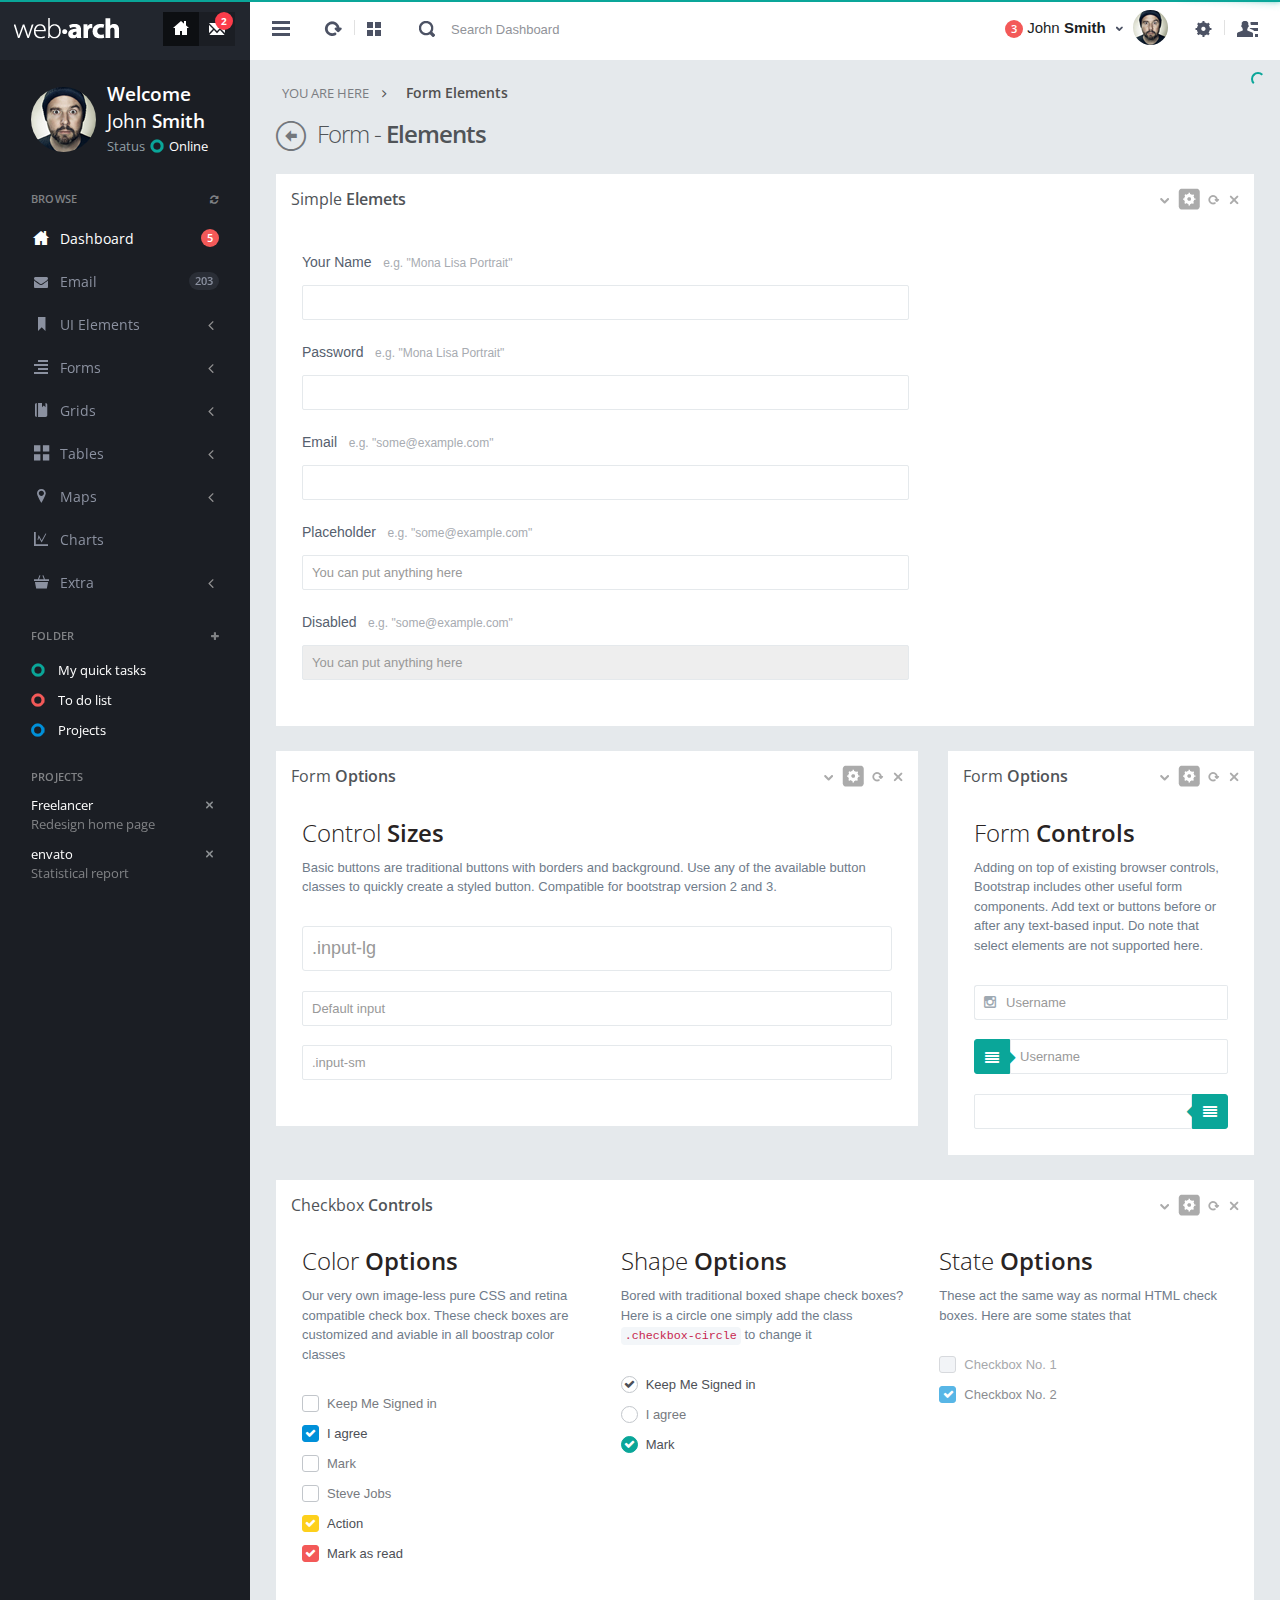
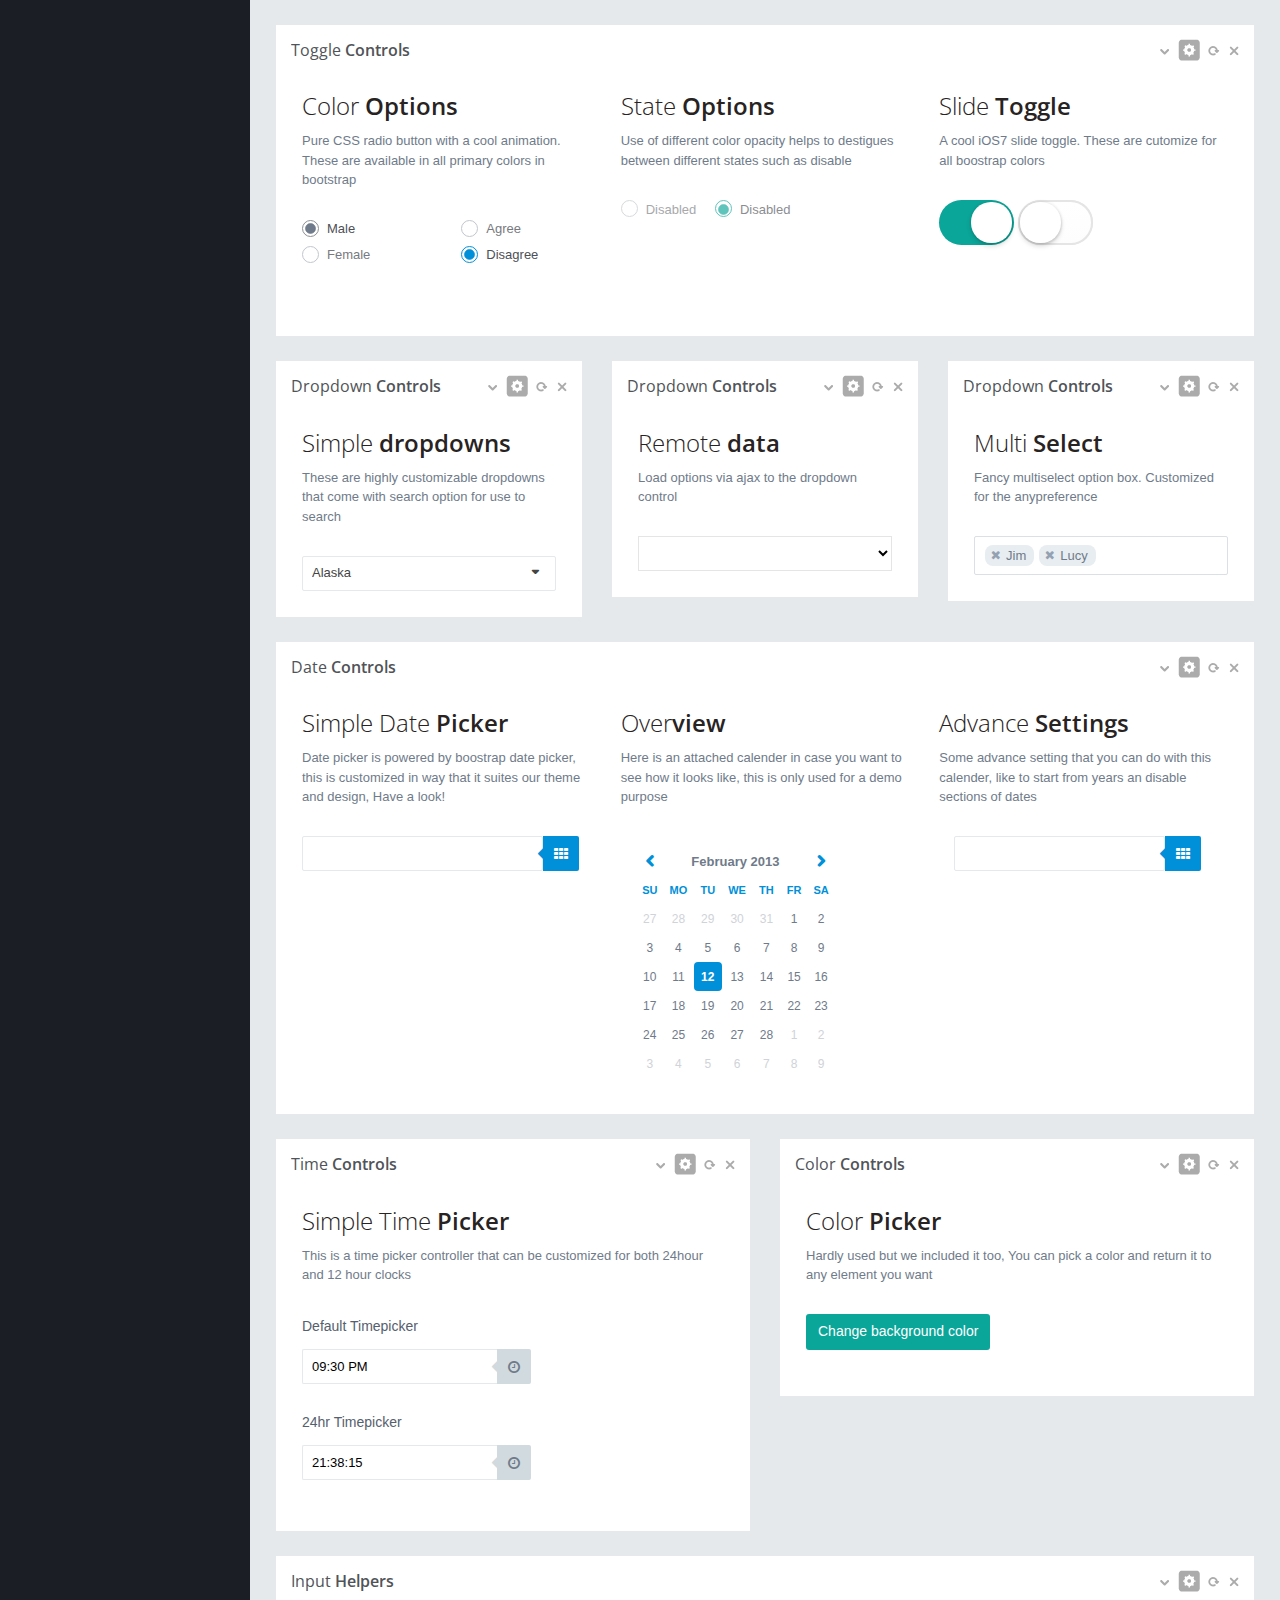
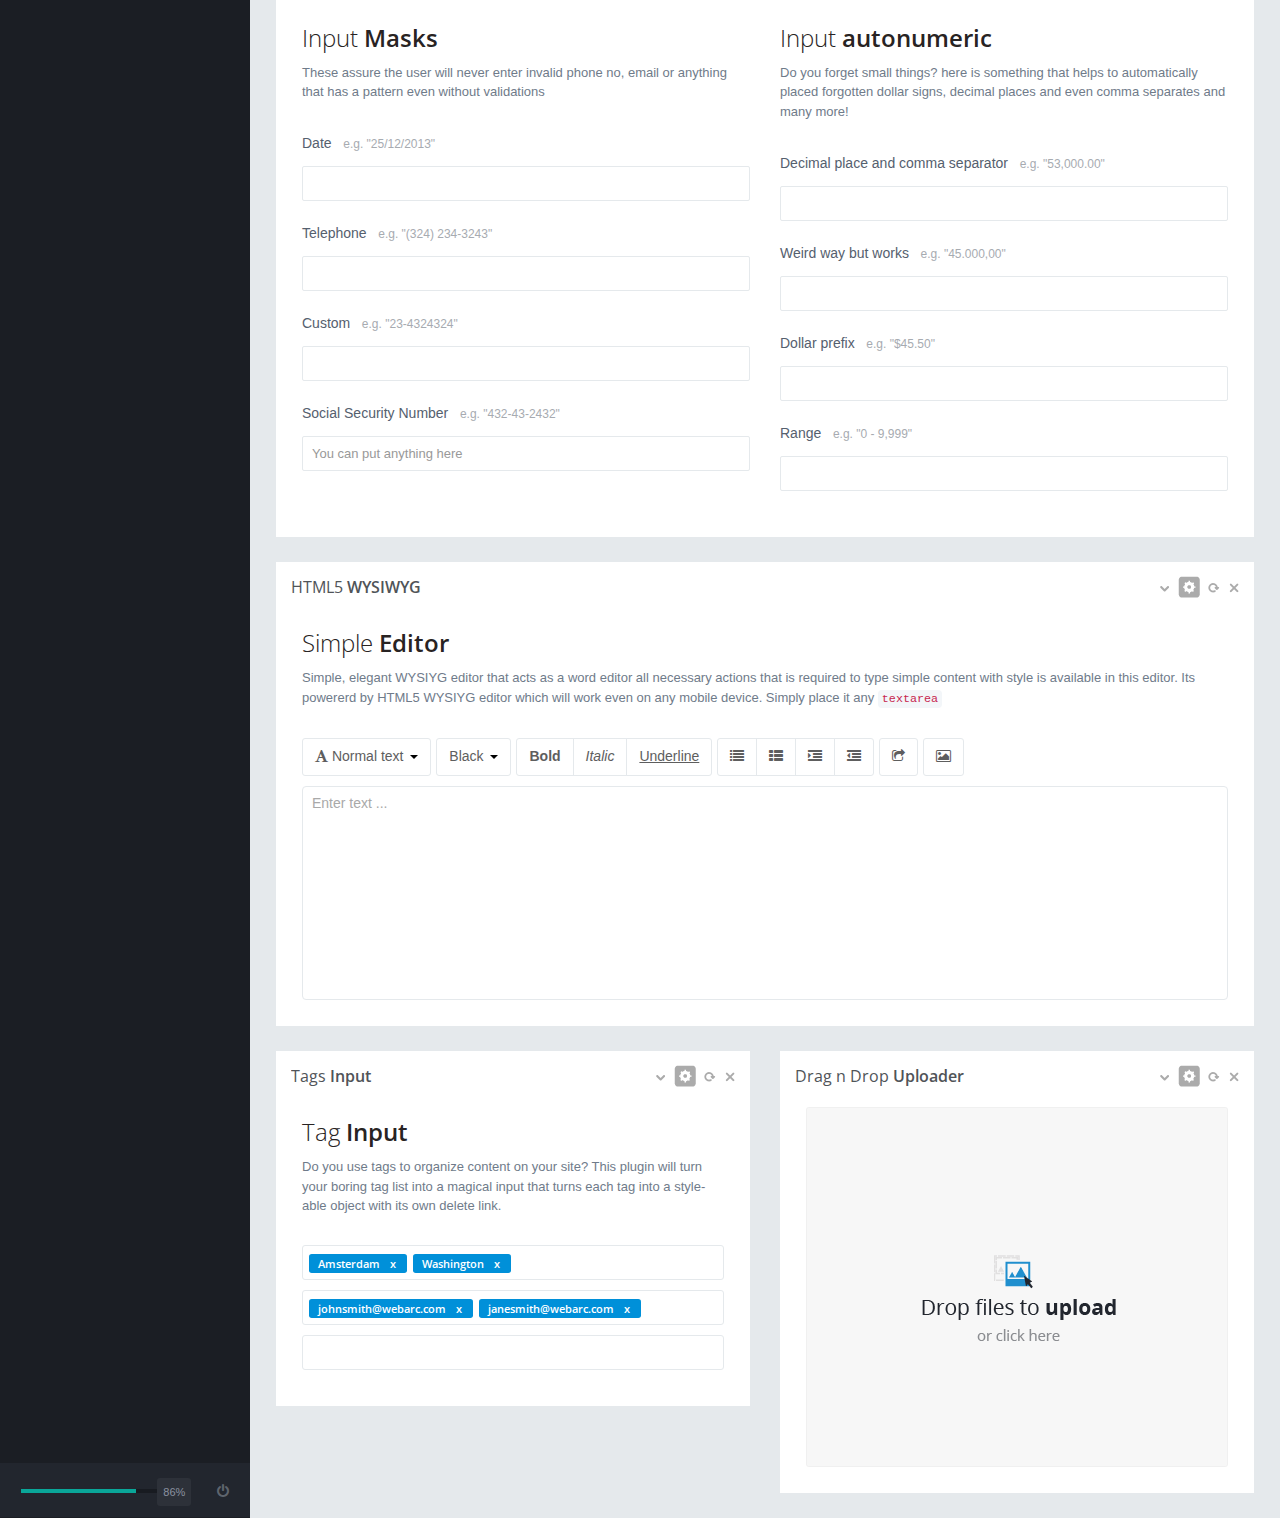
<file: admin/webarch/form_elements.html>
<!DOCTYPE html>
<meta http-equiv="content-type" content="text/html;charset=UTF-8" />
<head>
<meta charset="utf-8" />
<title>Webarch - Responsive Admin Dashboard</title>
<meta name="viewport" content="width=device-width, initial-scale=1.0, maximum-scale=1.0, user-scalable=no" />
<meta content="" name="description" />
<meta content="" name="author" />

<!-- BEGIN PLUGIN CSS -->
<link href="assets/plugins/pace/pace-theme-flash.css" rel="stylesheet" type="text/css" media="screen"/>
<link href="assets/plugins/bootstrap-tag/bootstrap-tagsinput.css" rel="stylesheet" type="text/css"/>
<link href="assets/plugins/dropzone/css/dropzone.css" rel="stylesheet" type="text/css"/>
<link href="assets/plugins/bootstrap-wysihtml5/bootstrap-wysihtml5.css" rel="stylesheet" type="text/css"/>
<link href="assets/plugins/bootstrap-datepicker/css/datepicker.css" rel="stylesheet" type="text/css" />
<link href="assets/plugins/bootstrap-timepicker/css/bootstrap-timepicker.css" rel="stylesheet" type="text/css" />
<link href="assets/plugins/bootstrap-colorpicker/css/bootstrap-colorpicker.css" rel="stylesheet" type="text/css" />
<link href="assets/plugins/ios-switch/ios7-switch.css" rel="stylesheet" type="text/css" media="screen" charset="utf-8">
<link href="assets/plugins/bootstrap-select2/select2.css" rel="stylesheet" type="text/css" media="screen"/>
<link href="assets/plugins/jquery-slider/css/jquery.sidr.light.css" rel="stylesheet" type="text/css" media="screen"/>
<!-- END PLUGIN CSS -->

<!-- BEGIN CORE CSS FRAMEWORK -->
<link href="assets/plugins/boostrapv3/css/bootstrap.min.css" rel="stylesheet" type="text/css"/>
<link href="assets/plugins/boostrapv3/css/bootstrap-theme.min.css" rel="stylesheet" type="text/css"/>
<link href="assets/plugins/font-awesome/css/font-awesome.css" rel="stylesheet" type="text/css"/>
<link href="assets/css/animate.min.css" rel="stylesheet" type="text/css"/>
<!-- END CORE CSS FRAMEWORK -->

<!-- BEGIN CSS TEMPLATE -->
<link href="assets/css/style.css" rel="stylesheet" type="text/css"/>
<link href="assets/css/responsive.css" rel="stylesheet" type="text/css"/>
<link href="assets/css/custom-icon-set.css" rel="stylesheet" type="text/css"/>
<!-- END CSS TEMPLATE -->

<link href="assets/plugins/boostrap-slider/css/slider.css" rel="stylesheet" type="text/css"/>
</head>
<!-- END HEAD -->

<!-- BEGIN BODY -->
<body class="">
<!-- BEGIN HEADER -->
<div class="header navbar navbar-inverse ">
  <!-- BEGIN TOP NAVIGATION BAR -->
  <div class="navbar-inner">
    <div class="header-seperation">
      <ul class="nav pull-left notifcation-center" id="main-menu-toggle-wrapper" style="display:none">
        <li class="dropdown"> <a id="main-menu-toggle" href="#main-menu"  class="" >
          <div class="iconset top-menu-toggle-white"></div>
          </a> </li>
      </ul>
      <!-- BEGIN LOGO -->
      <a href="index.html"><img src="assets/img/logo.png" class="logo"  data-src="assets/img/logo.png" data-src-retina="assets/img/logo2x.png" width="106" height="21"/></a>
      <!-- END LOGO -->
      <ul class="nav pull-right notifcation-center">
        <li class="dropdown" id="header_task_bar"> <a href="index.html" class="dropdown-toggle active" data-toggle="">
          <div class="iconset top-home"></div>
          </a> </li>
        <li class="dropdown" id="header_inbox_bar" > <a href="email.html" class="dropdown-toggle" >
          <div class="iconset top-messages"></div>
          <span class="badge" id="msgs-badge">2</span> </a></li>
        <li class="dropdown" id="portrait-chat-toggler" style="display:none"> <a href="#sidr" class="chat-menu-toggle">
          <div class="iconset top-chat-white "></div>
          </a> </li>
      </ul>
    </div>
    <!-- END RESPONSIVE MENU TOGGLER -->
    <div class="header-quick-nav" >
      <!-- BEGIN TOP NAVIGATION MENU -->
      <div class="pull-left">
        <ul class="nav quick-section">
          <li class="quicklinks"> <a href="#" class="" id="layout-condensed-toggle" >
            <div class="iconset top-menu-toggle-dark"></div>
            </a> </li>
        </ul>
        <ul class="nav quick-section">
          <li class="quicklinks"> <a href="#" class="" >
            <div class="iconset top-reload"></div>
            </a> </li>
          <li class="quicklinks"> <span class="h-seperate"></span></li>
          <li class="quicklinks"> <a href="#" class="" >
            <div class="iconset top-tiles"></div>
            </a> </li>
          <div class="input-prepend inside search-form no-boarder"> <span class="add-on"> <a href="#" class="" >
            <div class="iconset top-search"></div>
            </a></span>
            <input name="" type="text"  class="no-boarder " placeholder="Search Dashboard" style="width:250px;">
          </div>
        </ul>
      </div>
      <!-- END TOP NAVIGATION MENU -->
      <!-- BEGIN CHAT TOGGLER -->
      <div class="pull-right"> 
		<div class="chat-toggler">	
				<a href="#" class="dropdown-toggle" id="my-task-list" data-placement="bottom" 
						   data-content='
						<div style="width:300px" class="scroller" data-height="100px">
						  <div class="notification-messages info">
									<div class="user-profile">
										<img src="assets/img/profiles/d.jpg" data-src="assets/img/profiles/d.jpg" data-src-retina="assets/img/profiles/d2x.jpg" width="35" height="35">
									</div>
									<div class="message-wrapper">
										<div class="heading">
											David Nester - Commented on your wall
										</div>
										<div class="description">
											Meeting postponed to tomorrow
										</div>
										<div class="date pull-left">
										A min ago
										</div>										
									</div>
									<div class="clearfix"></div>									
								</div>	
							<div class="notification-messages danger">
								<div class="iconholder">
									<i class="icon-warning-sign"></i>
								</div>
								<div class="message-wrapper">
									<div class="heading">
										Server load limited
									</div>
									<div class="description">
										Database server has reached its daily capicity
									</div>
									<div class="date pull-left">
									2 mins ago
									</div>
								</div>
								<div class="clearfix"></div>
							</div>	
							<div class="notification-messages success">
								<div class="user-profile">
									<img src="assets/img/profiles/h.jpg" data-src="assets/img/profiles/h.jpg" data-src-retina="assets/img/profiles/h2x.jpg" width="35" height="35">
								</div>
								<div class="message-wrapper">
									<div class="heading">
										You haveve got 150 messages
									</div>
									<div class="description">
										150 newly unread messages in your inbox
									</div>
									<div class="date pull-left">
									An hour ago
									</div>									
								</div>
								<div class="clearfix"></div>
							</div>							
						</div>' data-toggle="dropdown" data-original-title="Notifications">
					<div class="user-details"> 
						<div class="username">
							<span class="badge badge-important">3</span> 
							John <span class="bold">Smith</span>									
						</div>						
					</div> 
					<div class="iconset top-down-arrow"></div>
				</a>						
				<div class="profile-pic"> 
					<img alt="" src="assets/img/profiles/avatar_small.jpg" data-src="assets/img/profiles/avatar_small.jpg" data-src-retina="assets/img/profiles/avatar_small2x.jpg" width="35" height="35" /> 
				</div>       			
			</div>
		 <ul class="nav quick-section ">
			<li class="quicklinks"> 
				<a data-toggle="dropdown" class="dropdown-toggle  pull-right" href="#">						
					<div class="iconset top-settings-dark "></div> 	
				</a>
				<ul class="dropdown-menu  pull-right" role="menu" aria-labelledby="dropdownMenu">
                  <li><a href="user-profile.html"> My Account</a>
                  </li>
                  <li><a href="calender.html">My Calendar</a>
                  </li>
                  <li><a href="email.html"> My Inbox&nbsp;&nbsp;<span class="badge badge-important animated bounceIn">2</span></a>
                  </li>
                  <li class="divider"></li>                
                  <li><a href="login.html"><i class="icon-off"></i>&nbsp;&nbsp;Log Out</a></li>
               </ul>
			</li> 
			<li class="quicklinks"> <span class="h-seperate"></span></li> 
			<li class="quicklinks"> 	
			<a id="chat-menu-toggle" href="#sidr" class="chat-menu-toggle" ><div class="iconset top-chat-dark "><span class="badge badge-important hide" id="chat-message-count">1</span></div>
			</a> 
				<div class="simple-chat-popup chat-menu-toggle hide" >
					<div class="simple-chat-popup-arrow"></div><div class="simple-chat-popup-inner">
						 <div style="width:100px">
						 <div class="semi-bold">David Nester</div>
						 <div class="message">Hey you there </div>
						</div>
					</div>
				</div>
			</li> 
		</ul>
      </div>
      <!-- END CHAT TOGGLER -->
    </div>
    <!-- END TOP NAVIGATION MENU -->
  </div>
  <!-- END TOP NAVIGATION BAR -->
</div>
<!-- END HEADER -->
<!-- BEGIN CONTAINER -->
<div class="page-container row-fluid">
  <!-- BEGIN SIDEBAR -->
  <div class="page-sidebar" id="main-menu"> 
  <!-- BEGIN MINI-PROFILE -->
   <div class="user-info-wrapper">	
	<div class="profile-wrapper">
		<img src="assets/img/profiles/avatar.jpg" data-src="assets/img/profiles/avatar.jpg" data-src-retina="assets/img/profiles/avatar2x.jpg" width="69" height="69" />
	</div>
    <div class="user-info">
      <div class="greeting">Welcome</div>
      <div class="username">John <span class="semi-bold">Smith</span></div>
      <div class="status">Status<a href="#"><div class="status-icon green"></div>Online</a></div>
    </div>
   </div>
  <!-- END MINI-PROFILE -->
  
  <!-- BEGIN MINI-WIGETS -->

   <!-- END MINI-WIGETS -->
   
   <!-- BEGIN SIDEBAR MENU -->	
	<p class="menu-title">BROWSE <span class="pull-right"><a href="javascript:;"><i class="icon-refresh"></i></a></span></p>
    <ul>	
      <li class="start active "> <a href="index.html"> <i class="icon-custom-home"></i> <span class="title">Dashboard</span> <span class="selected"></span> <span class="badge badge-important pull-right">5</span></a> </li>
	  <li class=""> <a href="email.html"> <i class="icon-envelope"></i> <span class="title">Email</span>  <span class=" badge badge-disable pull-right ">203</span></a> </li>      
      <li class=""> <a href="javascript:;"> <i class="icon-custom-ui"></i> <span class="title">UI Elements</span> <span class="arrow "></span> </a>
        <ul class="sub-menu">
		  <li > <a href="typography.html"> Typography </a> </li>
		  <li > <a href="messages_notifications.html"> Messages & Notifications </a> </li>
		   <li > <a href="icons.html">Icons</a> </li>
		   <li > <a href="buttons.html">Buttons</a> </li>		 
          <li > <a href="tabs_accordian.html"> Tabs & Accordions </a> </li>
          <li > <a href="sliders.html">Sliders</a> </li>
          <li > <a href="group_list.html">Group list </a> </li>
        </ul>
      </li>
	  <li class=""> <a href="javascript:;"> <i class="icon-custom-form"></i> <span class="title">Forms</span> <span class="arrow "></span> </a>
        <ul class="sub-menu">
          <li > <a href="form_elements.html">Form Elements </a> </li>
          <li > <a href="form_validations.html">Form Validations</a> </li>
        </ul>
      </li>
      <li class=""> <a href="javascript:;"> <i class="icon-custom-portlets"></i> <span class="title">Grids</span> <span class="arrow "></span> </a>
        <ul class="sub-menu">
          <li > <a href="grids_simple.html">Simple Grids</a> </li>
          <li > <a href="grids_draggable.html">Draggable Grids </a> </li>
        </ul>
      </li>
      <li class=""> <a href="javascript:;"> <i class="icon-custom-thumb"></i> <span class="title">Tables</span> <span class="arrow "></span> </a>
        <ul class="sub-menu">
          <li > <a href="tables.html"> Basic Tables </a> </li>
          <li > <a href="datatables.html"> Data Tables </a> </li>
        </ul>
      </li>
      <li class=""> <a href="javascript:;"> <i class="icon-custom-map"></i> <span class="title">Maps</span> <span class="arrow "></span> </a>
        <ul class="sub-menu">
          <li > <a href="google_map.html"> Google Maps </a> </li>
          <li > <a href="vector_map.html"> Vector Maps </a> </li>
        </ul>
      </li>
      <li class=""> <a href="charts.html"> <i class="icon-custom-chart"></i> <span class="title">Charts</span> </a> </li>    
      <li class=""> <a href="javascript:;"> <i class="icon-custom-extra"></i> <span class="title">Extra</span> <span class="arrow "></span> </a>
        <ul class="sub-menu">
          <li > <a href="user-profile.html"> User Profile </a> </li>
          <li > <a href="gallery.html"> Gallery</a> </li>
		  <li class=""><a href="calender.html"> Calendar</a> </li>
          <li > <a href="search_results.html"> Search Results </a> </li>
          <li > <a href="invoice.html"> Invoice </a> </li>
          <li > <a href="404.html"> 404 Page </a> </li>
          <li > <a href="500.html"> 500 Page </a> </li>
          <li > <a href="blank_template.html"> Blank Page </a> </li>
          <li > <a href="login.html"> Login </a> </li>
          <li > <a href="lockscreen.html"> Lockscreen </a> </li>
        </ul>
      </li>
	  <li class="hidden-lg hidden-md hidden-xs" id="more-widgets" style="display:" > <a href="javascript:;"> <i class="icon-ellipsis-horizontal"></i></a> 
		  <ul class="sub-menu">
		  	<div class="side-bar-widgets">
			<p class="menu-title">FOLDER <span class="pull-right"><a href="#" class="create-folder"><i class="icon-plus"></i></a></span></p>
			<ul class="folders" id="folders">
				  <li><a href="#"><div class="status-icon green"></div> My quick tasks </a> </li>
				  <li><a href="#"><div class="status-icon red"></div> To do list </a> </li>
				  <li><a href="#"><div class="status-icon blue"></div> Projects </a> </li>
				  <li id="folder-input" class="folder-input" style="display:none"><input type="text" placeholder="Name of folder" class="no-boarder folder-name" name="" id="folder-name"></li>
			</ul>
			<p class="menu-title">PROJECTS </p>
				<div class="status-widget">
					<div class="status-widget-wrapper">
						<div class="title">Freelancer<a href="#" class="remove-widget"><i class="icon-custom-cross"></i></a></div>
						<p>Redesign home page</p>
					</div>
				</div>
				<div class="status-widget">
					<div class="status-widget-wrapper">
						<div class="title">envato<a href="#" class="remove-widget"><i class="icon-custom-cross"></i></a></div>
						<p>Statistical report</p>
					</div>
				</div>
			</div>
		</ul>
	  </li>    
    </ul>
	<div class="side-bar-widgets">
	<p class="menu-title">FOLDER <span class="pull-right"><a href="#" class="create-folder"><i class="icon-plus"></i></a></span></p>
	<ul class="folders" id="folders">
		  <li><a href="#"><div class="status-icon green"></div> My quick tasks </a> </li>
		  <li><a href="#"><div class="status-icon red"></div> To do list </a> </li>
		  <li><a href="#"><div class="status-icon blue"></div> Projects </a> </li>
		  <li id="folder-input" class="folder-input" style="display:none"><input type="text" placeholder="Name of folder" class="no-boarder folder-name" name="" id="folder-name"></li>
	</ul>
	<p class="menu-title">PROJECTS </p>
		<div class="status-widget">
			<div class="status-widget-wrapper">
				<div class="title">Freelancer<a href="#" class="remove-widget"><i class="icon-custom-cross"></i></a></div>
				<p>Redesign home page</p>
			</div>
		</div>
		<div class="status-widget">
			<div class="status-widget-wrapper">
				<div class="title">envato<a href="#" class="remove-widget"><i class="icon-custom-cross"></i></a></div>
				<p>Statistical report</p>
			</div>
		</div>
	</div>	
	<a href="#" class="scrollup">Scroll</a>
	<div class="clearfix"></div>
    <!-- END SIDEBAR MENU --> 
  </div>
  <div class="footer-widget">		
	<div class="progress transparent progress-small no-radius no-margin">
		<div class="progress-bar progress-bar-success animate-progress-bar" data-percentage="79%" style="width: 79%;"></div>		
	</div>
	<div class="pull-right">
		<div class="details-status">
		<span class="animate-number" data-value="86" data-animation-duration="560">86</span>%
	</div>	
	<a href="lockscreen.html"><i class="icon-off"></i></a></div>
  </div>
  <!-- END SIDEBAR --> 
  <!-- BEGIN PAGE CONTAINER-->
  <div class="page-content">
    <!-- BEGIN SAMPLE PORTLET CONFIGURATION MODAL FORM-->
    <div id="portlet-config" class="modal hide">
      <div class="modal-header">
        <button data-dismiss="modal" class="close" type="button"></button>
        <h3>Widget Settings</h3>
      </div>
      <div class="modal-body"> Widget settings form goes here </div>
    </div>
    <div class="clearfix"></div>
    <div class="content">
      <ul class="breadcrumb">
        <li>
          <p>YOU ARE HERE</p>
        </li>
        <i class="icon-angle-right"></i>
        <li><a href="#" class="active">Form Elements</a> </li>
      </ul>
      <div class="page-title"> <i class="icon-custom-left"></i>
        <h3>Form - <span class="semi-bold">Elements</span></h3>
      </div>
	  <!-- BEGIN BASIC FORM ELEMENTS-->
        <div class="row">
            <div class="col-md-12">
              <div class="grid simple">
                <div class="grid-title no-border">
                  <h4>Simple <span class="semi-bold">Elemets</span></h4>
                  <div class="tools"> <a href="javascript:;" class="collapse"></a> <a href="#grid-config" data-toggle="modal" class="config"></a> <a href="javascript:;" class="reload"></a> <a href="javascript:;" class="remove"></a> </div>
                </div>
                <div class="grid-body no-border"> <br>
                  <div class="row">
                    <div class="col-md-8 col-sm-8 col-xs-8">
                      <div class="form-group">
                        <label class="form-label">Your Name</label>
                        <span class="help">e.g. "Mona Lisa Portrait"</span>
                        <div class="controls">
                          <input type="text" class="form-control">
                        </div>
                      </div>
                      <div class="form-group">
                        <label class="form-label">Password</label>
                        <span class="help">e.g. "Mona Lisa Portrait"</span>
                        <div class="controls">
                          <input type="password" class="form-control">
                        </div>
                      </div>
                      <div class="form-group">
                        <label class="form-label">Email</label>
                        <span class="help">e.g. "some@example.com"</span>
                        <div class="controls">
                          <input type="text" class="form-control">
                        </div>
                      </div>
                      <div class="form-group">
                        <label class="form-label">Placeholder</label>
                        <span class="help">e.g. "some@example.com"</span>
                        <div class="controls">
                          <input type="text" placeholder="You can put anything here" class="form-control">
                        </div>
                      </div>
                      <div class="form-group">
                        <label class="form-label">Disabled</label>
                        <span class="help">e.g. "some@example.com"</span>
                        <div class="controls">
                          <input type="text" placeholder="You can put anything here" class="form-control" disabled="disabled">
                        </div>
                      </div>
                    </div>
                  </div>
                </div>
              </div>
            </div>
          </div>
	<!-- END BASIC FORM ELEMENTS-->	 
	
	<!-- BEGIN FORM OPTIONS-->	  
	  <div class="row">
        <div class="col-md-8">
          <div class="grid simple">
            <div class="grid-title no-border">
              <h4>Form <span class="semi-bold">Options</span></h4>
              <div class="tools"> <a href="javascript:;" class="collapse"></a> <a href="#grid-config" data-toggle="modal" class="config"></a> <a href="javascript:;" class="reload"></a> <a href="javascript:;" class="remove"></a> </div>
            </div>
            <div class="grid-body no-border">
              <div class="row-fluid">
                <div class="span8">
                  <h3>Control <span class="semi-bold">Sizes</span></h3>
                  <p>Basic buttons are traditional buttons with borders and background. Use any of the available button classes to quickly create a styled button. Compatible for bootstrap version 2 and 3.</p>
					<br>
					<input class="form-control input-lg" type="text" placeholder=".input-lg">
					<br>
					<input class="form-control" type="text" placeholder="Default input">
					<br>
					<input class="form-control input-sm" type="text" placeholder=".input-sm">
					<br>
                </div>
              </div>
            </div>
          </div>
        </div>
        <div class="col-md-4">
          <div class="grid simple">
            <div class="grid-title no-border">
              <h4>Form <span class="semi-bold">Options</span></h4>
              <div class="tools"> <a href="javascript:;" class="collapse"></a> <a href="#grid-config" data-toggle="modal" class="config"></a> <a href="javascript:;" class="reload"></a> <a href="javascript:;" class="remove"></a> </div>
            </div>
            <div class="grid-body no-border">
              <div class="row-fluid">
                <h3>Form <span class="semi-bold">Controls</span></h3>
                <p>Adding on top of existing browser controls, Bootstrap includes other useful form components. Add text or buttons before or after any text-based input. Do note that select elements are not supported here.</p>
                <br>
				<div class="input-group transparent">
				  <span class="input-group-addon ">
					<i class="icon-instagram"></i>
				  </span>
				  <input type="text" class="form-control" placeholder="Username">
				</div>
				<br>
				<div class="input-group">
				  <span class="input-group-addon primary">				  
				  <span class="arrow"></span>
					<i class="icon-align-justify"></i>
				  </span>
				  <input type="text" class="form-control" placeholder="Username">
				</div>
				<br>
				<div class="input-group">
				  <input type="text" class="form-control">
				   <span class="input-group-addon primary">		
				   <span class="arrow"></span>
					<i class="icon-align-justify"></i>		
				   </span>
				</div>
				
              </div>
            </div>
          </div>
        </div>
      </div>
	  <!-- END FORM OPTIONS-->
	  
	  <!-- BEGIN CHECKBOX CONTROLS-->
      <div class="row">
        <div class="col-md-12">
          <div class="grid simple">
            <div class="grid-title no-border">
              <h4>Checkbox <span class="semi-bold">Controls</span></h4>
              <div class="tools"> <a href="javascript:;" class="collapse"></a> <a href="#grid-config" data-toggle="modal" class="config"></a> <a href="javascript:;" class="reload"></a> <a href="javascript:;" class="remove"></a> </div>
            </div>
            <div class="grid-body no-border">
              <div class="row">
                <div class="col-md-4">
                  <h3>Color <span class="semi-bold">Options</span></h3>
                  <p>Our very own image-less pure CSS and retina compatible check box. These check boxes are customized and aviable in all boostrap color classes</p>
                  <br>
                  <div class="row-fluid">
                    <div class="checkbox check-default">
                      <input id="checkbox1" type="checkbox" value="1">
                      <label for="checkbox1">Keep Me Signed in</label>
                    </div>
                  </div>
                  <div class="row-fluid">
                    <div class="checkbox check-success 	">
                      <input id="checkbox2" type="checkbox" value="1" checked="checked">
                      <label for="checkbox2">I agree</label>
                    </div>
                  </div>
                  <div class="row-fluid">
                    <div class="checkbox check-primary">
                      <input id="checkbox3" type="checkbox" value="1">
                      <label for="checkbox3">Mark</label>
                    </div>
                  </div>
                  <div class="row-fluid">
                    <div class="checkbox check-info">
                      <input id="checkbox4" type="checkbox" value="1">
                      <label for="checkbox4">Steve Jobs </label>
                    </div>
                  </div>
                  <div class="row-fluid">
                    <div class="checkbox check-warning">
                      <input id="checkbox5" type="checkbox" value="1" checked="checked">
                      <label for="checkbox5">Action</label>
                    </div>
                  </div>
                  <div class="row-fluid">
                    <div class="checkbox check-danger">
                      <input id="checkbox6" type="checkbox" value="1" checked="checked">
                      <label for="checkbox6">Mark as read</label>
                    </div>
                  </div>
                </div>
                <div class="col-md-4">
                  <h3>Shape <span class="semi-bold">Options</span></h3>
                  <p>Bored with traditional boxed shape check boxes? Here is a circle one simply add the class <code>.checkbox-circle</code> to change it</p>
                  <br>
                  <div class="row-fluid">
                    <div class="checkbox check-default checkbox-circle">
                      <input id="checkbox7" type="checkbox" value="1" checked="checked">
                      <label for="checkbox7">Keep Me Signed in</label>
                    </div>
                  </div>
                  <div class="row-fluid">
                    <div class="checkbox check-success checkbox-circle">
                      <input id="checkbox8" type="checkbox" value="1" >
                      <label for="checkbox8">I agree</label>
                    </div>
                  </div>
                  <div class="row-fluid">
                    <div class="checkbox check-primary checkbox-circle" >
                      <input id="checkbox9" type="checkbox" value="1" checked="checked">
                      <label for="checkbox9">Mark</label>
                    </div>
                  </div>
                </div>
                <div class="col-md-4">
                  <h3>State <span class="semi-bold">Options</span></h3>
                  <p>These act the same way as normal HTML check boxes. Here are some states that </p>
                  <br>
                  <div class="row-fluid">
                    <div class="checkbox check-success">
                      <input id="check1" type="checkbox" name="check" value="check1" disabled="disabled">
                      <label for="check1">Checkbox No. 1</label>
                      <br>
                      <input id="check2" type="checkbox" name="check" value="check2" checked="checked" disabled="disabled">
                      <label for="check2">Checkbox No. 2</label>
                    </div>
                  </div>
                </div>
              </div>
            </div>
          </div>
        </div>
      </div>
	  <!-- END CHECKBOX CONTROLS-->
	  
	  <!-- BEGIN RADIO/TOGGLE CONTROLS-->
      <div class="row">
        <div class="col-md-12">
          <div class="grid simple">
            <div class="grid-title no-border">
              <h4>Toggle <span class="semi-bold">Controls</span></h4>
              <div class="tools"> <a href="javascript:;" class="collapse"></a> <a href="#grid-config" data-toggle="modal" class="config"></a> <a href="javascript:;" class="reload"></a> <a href="javascript:;" class="remove"></a> </div>
            </div>
            <div class="grid-body no-border">
              <div class="row">
                <div class="col-md-4">
                  <h3>Color <span class="semi-bold">Options</span></h3>
                  <p>Pure CSS radio button with a cool animation. These are available in all primary colors in bootstrap</p>
                  <br>
                  <div class="row">
                    <div class="col-md-6">
                      <div class="radio">
                        <input id="male" type="radio" name="gender" value="male" checked="checked">
                        <label for="male">Male</label>
                        <input id="female" type="radio" name="gender" value="female">
                        <label for="female">Female</label>
                      </div>
                    </div>
                    <div class="col-md-6">
                      <div class="radio radio-success">
                        <input id="yes" type="radio" name="optionyes" value="yes">
                        <label for="yes">Agree</label>
                        <input id="no" type="radio" name="optionyes" value="no" checked="checked">
                        <label for="no">Disagree</label>
                      </div>
                    </div>
                  </div>
                  <br>
                  <br>
                  <div class="clearfix"></div>
                </div>
                <div class="col-md-4">
                  <h3>State <span class="semi-bold">Options</span></h3>
                  <p>Use of different color opacity helps to destigues between different states such as disable</p>
                  <br>
                  <div class="row">
                    <div class="col-md-12">
                      <div class="radio radio-primary">
                        <input id="Disabled" type="radio" name="Disabled" value="Disabled"  disabled="disabled">
                        <label for="Disabled">Disabled</label>
                        <input id="ADisabled" type="radio" name="ADisabled" value="ADisabled" checked="checked"  disabled="disabled">
                        <label for="ADisabled">Disabled</label>
                      </div>
                    </div>
                  </div>
                </div>
                <div class="col-md-4">
                  <h3>Slide <span class="semi-bold">Toggle</span></h3>
                  <p>A cool iOS7 slide toggle. These are cutomize for all boostrap colors</p>
                  <br>
                  <div class="row-fluid">
                    <div class="slide-primary">
                      <input type="checkbox" name="switch" class="ios" checked="checked"/>
                    </div>
                    <div class="slide-success">
                      <input type="checkbox" name="switch" class="iosblue" checked="checked"/>
                    </div>
                  </div>
                </div>
              </div>
            </div>
          </div>
        </div>
      </div>
	  <!-- END RADIO/TOGGLE CONTROLS-->
	  
	  <!-- BEGIN DROPDOWN CONTROLS-->
      <div class="row">
        <div class="col-md-4">
          <div class="grid simple">
            <div class="grid-title no-border">
              <h4>Dropdown <span class="semi-bold">Controls</span></h4>
              <div class="tools"> <a class="collapse" href="javascript:;"></a> <a class="config" data-toggle="modal" href="#grid-config"></a> <a class="reload" href="javascript:;"></a> <a class="remove" href="javascript:;"></a> </div>
            </div>
            <div class="grid-body no-border">
              <div class="row">
                <div class="col-md-12">
                  <h3>Simple <span class="semi-bold">dropdowns</span></h3>
                  <p>These are highly customizable dropdowns that come with search option for use to search </p>
                  <br>
                  <select id="source" style="width:100%">
                    <optgroup label="Alaskan/Hawaiian Time Zone">
                    <option value="AK">Alaska</option>
                    <option value="HI">Hawaii</option>
                    </optgroup>
                    <optgroup label="Pacific Time Zone">
                    <option value="CA">California</option>
                    <option value="NV">Nevada</option>
                    <option value="OR">Oregon</option>
                    <option value="WA">Washington</option>
                    </optgroup>
                    <optgroup label="Mountain Time Zone">
                    <option value="AZ">Arizona</option>
                    <option value="CO">Colorado</option>
                    <option value="ID">Idaho</option>
                    <option value="MT">Montana</option>
                    <option value="NE">Nebraska</option>
                    <option value="NM">New Mexico</option>
                    <option value="ND">North Dakota</option>
                    <option value="UT">Utah</option>
                    <option value="WY">Wyoming</option>
                    </optgroup>
                    <optgroup label="Central Time Zone">
                    <option value="AL">Alabama</option>
                    <option value="AR">Arkansas</option>
                    <option value="IL">Illinois</option>
                    <option value="IA">Iowa</option>
                    <option value="KS">Kansas</option>
                    <option value="KY">Kentucky</option>
                    <option value="LA">Louisiana</option>
                    <option value="MN">Minnesota</option>
                    <option value="MS">Mississippi</option>
                    <option value="MO">Missouri</option>
                    <option value="OK">Oklahoma</option>
                    <option value="SD">South Dakota</option>
                    <option value="TX">Texas</option>
                    <option value="TN">Tennessee</option>
                    <option value="WI">Wisconsin</option>
                    </optgroup>
                    <optgroup label="Eastern Time Zone">
                    <option value="CT">Connecticut</option>
                    <option value="DE">Delaware</option>
                    <option value="FL">Florida</option>
                    <option value="GA">Georgia</option>
                    <option value="IN">Indiana</option>
                    <option value="ME">Maine</option>
                    <option value="MD">Maryland</option>
                    <option value="MA">Massachusetts</option>
                    <option value="MI">Michigan</option>
                    <option value="NH">New Hampshire</option>
                    <option value="NJ">New Jersey</option>
                    <option value="NY">New York</option>
                    <option value="NC">North Carolina</option>
                    <option value="OH">Ohio</option>
                    <option value="PA">Pennsylvania</option>
                    <option value="RI">Rhode Island</option>
                    <option value="SC">South Carolina</option>
                    <option value="VT">Vermont</option>
                    <option value="VA">Virginia</option>
                    <option value="WV">West Virginia</option>
                    </optgroup>
                  </select>
                </div>
              </div>
            </div>
          </div>
        </div>
        <div class="col-md-4">
          <div class="grid simple">
            <div class="grid-title no-border">
              <h4>Dropdown <span class="semi-bold">Controls</span></h4>
              <div class="tools"> <a class="collapse" href="javascript:;"></a> <a class="config" data-toggle="modal" href="#grid-config"></a> <a class="reload" href="javascript:;"></a> <a class="remove" href="javascript:;"></a> </div>
            </div>
            <div class="grid-body no-border">
              <div class="row">
                <div class="col-md-12">
                  <h3>Remote <span class="semi-bold">data</span></h3>
                  <p>Load options via ajax to the dropdown control</p>
                  <br>
                  <input type="hidden" value="" style="width:300px" id="e12" tabindex="-1" class="select2-offscreen">
                  <select id="remote" style="width:100%">
                    <option value=""></option>
                  </select>
                </div>
              </div>
            </div>
          </div>
        </div>
        <div class="col-md-4">
          <div class="grid simple">
            <div class="grid-title no-border">
              <h4>Dropdown <span class="semi-bold">Controls</span></h4>
              <div class="tools"> <a class="collapse" href="javascript:;"></a> <a class="config" data-toggle="modal" href="#grid-config"></a> <a class="reload" href="javascript:;"></a> <a class="remove" href="javascript:;"></a> </div>
            </div>
            <div class="grid-body no-border">
              <div class="row">
                <div class="col-md-12">
                  <h3>Multi <span class="semi-bold">Select</span></h3>
                  <p>Fancy multiselect option box. Customized for the anypreference</p>
                  <br>
                  <select id="multi" style="width:100%" multiple>
                    <option value="Jim">Jim</option>
                    <option value="John">John</option>
                    <option value="Lucy">Lucy</option>
                  </select>
                </div>
              </div>
            </div>
          </div>
        </div>
      </div>
	  <!-- END DROPDOWN CONTROLS-->
	  
	  <!-- BEGIN DATEPICKER CONTROLS-->
      <div class="row">
        <div class="col-md-12">
          <div class="grid simple">
            <div class="grid-title no-border">
              <h4>Date <span class="semi-bold">Controls</span></h4>
              <div class="tools"> <a href="javascript:;" class="collapse"></a> <a href="#grid-config" data-toggle="modal" class="config"></a> <a href="javascript:;" class="reload"></a> <a href="javascript:;" class="remove"></a> </div>
            </div>
            <div class="grid-body no-border">
              <div class="row">
                <div class="col-md-4">
                  <h3>Simple  Date<span class="semi-bold"> Picker</span></h3>
                  <p>Date picker is powered by boostrap date picker, this is customized in way that it suites our theme and design, Have a look!</p>
                  <br>
                  <div class="input-append success date col-md-10 no-padding">
                    <input type="text" class="form-control">
                    <span class="add-on"><span class="arrow"></span><i class="icon-th"></i></span> </div>
                  <br>
                  <br>
                  <div class="clearfix"></div>
                </div>
                <div class="col-md-4">
                  <h3>Over<span class="semi-bold">view</span></h3>
                  <p>Here is an attached calender in case you want to see how it looks like, this is only used for a demo purpose</p>
                  <br>
                  <div id="dp5" data-date="12-02-2013" data-date-format="dd-mm-yyyy"></div>
                </div>
                <div class="col-md-4">
                  <h3>Advance <span class="semi-bold">Settings</span></h3>
                  <p>Some advance setting that you can do with this calender, like to start from years an disable sections of dates</p>
                  <br>             
                    <div class="input-append success date col-md-10">
                      <input type="text" class="form-control" id="sandbox-advance">
                      <span class="add-on"><span class="arrow"></span><i class="icon-th"></i></span>
					</div>            
                </div>
              </div>
            </div>
          </div>
        </div>
      </div>
	  
	  <!-- BEGIN TIMEPICKER/COLORPICKER CONTROLS-->
      <div class="row">
        <div class="col-md-6">
          <div class="grid simple">
            <div class="grid-title no-border">
              <h4>Time <span class="semi-bold">Controls</span></h4>
              <div class="tools"> <a href="javascript:;" class="collapse"></a> <a href="#grid-config" data-toggle="modal" class="config"></a> <a href="javascript:;" class="reload"></a> <a href="javascript:;" class="remove"></a> </div>
            </div>
            <div class="grid-body no-border">    
                <h3>Simple Time <span class="semi-bold">Picker</span></h3>
                <p>This is a time picker controller that can be customized for both 24hour and 12 hour clocks</p>
                <br>
                <div class="form-group">
                  <label class="form-label">Default Timepicker</label>
                  <div class="controls">
                    <div class="input-append bootstrap-timepicker-component">
                      <input type="text" class="timepicker-default span12">
                      <span class="add-on"><span class="arrow"></span><i class="icon-time"></i></span> </div>
                  </div>
                </div>
                <div class="form-group">
                  <label class="form-label">24hr Timepicker</label>
                  <div class="controls">
                    <div class="input-append bootstrap-timepicker-component">
                      <input type="text" class="timepicker-24 span12">
                      <span class="add-on"><span class="arrow"></span><i class="icon-time"></i></span> </div>
                  </div>
                </div>
                <div class="clearfix"></div>
            </div>
          </div>
        </div>
        <div class="col-md-6">
          <div class="grid simple">
            <div class="grid-title no-border">
              <h4>Color <span class="semi-bold">Controls</span></h4>
              <div class="tools"> <a href="javascript:;" class="collapse"></a> <a href="#grid-config" data-toggle="modal" class="config"></a> <a href="javascript:;" class="reload"></a> <a href="javascript:;" class="remove"></a> </div>
            </div>
            <div class="grid-body no-border">
                <h3>Color <span class="semi-bold">Picker</span></h3>
                <p>Hardly used but we included it too, You can pick a color and return it to any element you want</p>
                <br>
                <a data-color="rgb(255, 255, 255)" data-color-format="hex" id="cp4" class="btn btn-primary my-colorpicker-control" href="#" data-colorpicker-guid="8">Change background color</a> <br>
                <br>
                <div class="clearfix"></div>
              </div>
          </div>
        </div>
      </div>
	  <!-- END TIMEPICKER/COLORPICKER CONTROLS-->
	  
	  <!-- BEGIN INPUT HELPERS CONTROLS-->
      <div class="row">
        <div class="col-md-12">
              <div class="grid simple">
                <div class="grid-title no-border">
                  <h4>Input <span class="semi-bold">Helpers</span></h4>
                  <div class="tools"> <a href="javascript:;" class="collapse"></a> <a href="#grid-config" data-toggle="modal" class="config"></a> <a href="javascript:;" class="reload"></a> <a href="javascript:;" class="remove"></a> </div>
                </div>
                <div class="grid-body no-border">


                  <div class="row">
                    <div class="col-md-6">
                      <h3>Input <span class="semi-bold">Masks</span></h3>
                      <p>These assure the user will never enter invalid phone no, email or anything that has a pattern even without validations</p>
                      <br>
                      <div class="form-group">
                        <label class="form-label">Date</label>
                        <span class="help">e.g. "25/12/2013"</span>
                        <div class="controls">						 
							<input type="text" class="form-control" id="date">						                        
                        </div>
                      </div>
                      <div class="form-group">
                        <label class="form-label">Telephone</label>
                        <span class="help">e.g. "(324) 234-3243"</span>
                        <div class="controls">
                          <input type="text" class="form-control" id="phone">
                        </div>
                      </div>
                      <div class="form-group">
                        <label class="form-label">Custom</label>
                        <span class="help">e.g. "23-4324324"</span>
                        <div class="controls">
                          <input type="text" class="form-control" id="tin">
                        </div>
                      </div>
                      <div class="form-group">
                        <label class="form-label">Social Security Number</label>
                        <span class="help">e.g. "432-43-2432"</span>
                        <div class="controls">
                          <input type="text" placeholder="You can put anything here" class="form-control" id="ssn">
                        </div>
                      </div>
                    </div>
                    <div class="col-md-6">
                      <h3>Input <span class="semi-bold">autonumeric</span></h3>
                      <p>Do you forget small things? here is something that helps to automatically placed forgotten dollar signs, decimal places and even comma separates and many more!</p>
                      <br>
                      <div class="form-group">
                        <label class="form-label">Decimal place and comma separator</label>
                        <span class="help">e.g. "53,000.00"</span>
                        <div class="controls">
                          <input type="text" class="form-control" data-a-sep="," data-a-dec=".">
                        </div>
                      </div>
                      <div class="form-group">
                        <label class="form-label">Weird way but works</label>
                        <span class="help">e.g. "45.000,00"</span>
                        <div class="controls">
                          <input type="text" class="form-control" data-a-sep="." data-a-dec=",">
                        </div>
                      </div>
                      <div class="form-group">
                        <label class="form-label">Dollar prefix</label>
                        <span class="help">e.g. "$45.50"</span>
                        <div class="controls">
                          <input type="text" class="form-control" data-a-sign="$ ">
                        </div>
                      </div>
                      <div class="form-group">
                        <label class="form-label">Range</label>
                        <span class="help">e.g. "0 - 9,999"</span>
                        <div class="controls">
                          <input type="text" class="form-control" data-v-max="9999" data-v-min="0">
                        </div>
                      </div>
                    </div>
                  </div>
                </div>
              </div>
        </div>
      </div>
	  <!-- END INPUT HELPERS CONTROLS-->
	  
	  <!-- BEGIN HTML5 WYSIWG CONTROLS-->
      <div class="row">
        <div class="col-md-12">
              <div class="grid simple">
                <div class="grid-title no-border">
                  <h4>HTML5 <span class="semi-bold">WYSIWYG</span></h4>
                  <div class="tools"> <a href="javascript:;" class="collapse"></a> <a href="#grid-config" data-toggle="modal" class="config"></a> <a href="javascript:;" class="reload"></a> <a href="javascript:;" class="remove"></a> </div>
                </div>
                <div class="grid-body no-border">
      
                    <h3>Simple <span class="semi-bold">Editor</span></h3>
                    <p>Simple, elegant WYSIYG editor that acts as a word editor all necessary actions that is required to type simple content with style is available in this editor.
                      Its powererd by HTML5 WYSIYG editor which will work even on any mobile device. Simply place it any <code>textarea</code> </p>
                    <br>
                    <textarea id="text-editor" placeholder="Enter text ..." class="form-control" rows="10"></textarea>
                  
                </div>
              </div>
        </div>
      </div>	  
	  <!-- END HTML5 WYSIWG CONTROLS-->
	  
	  <!-- BEGIN TAG INPUTS / FILE UPLOADER CONTROLS-->
      <div class="row">
        <div class="col-md-12">
          <div class="row">
            <div class="col-md-6">
              <div class="grid simple">
                <div class="grid-title no-border">
                  <h4>Tags <span class="semi-bold">Input</span></h4>
                  <div class="tools"> <a href="javascript:;" class="collapse"></a> <a href="#grid-config" data-toggle="modal" class="config"></a> <a href="javascript:;" class="reload"></a> <a href="javascript:;" class="remove"></a> </div>
                </div>
                <div class="grid-body no-border">
                  <div class="row-fluid">
                    <h3>Tag <span class="semi-bold">Input</span></h3>
                    <p>Do you use tags to organize content on your site? This plugin will turn your boring tag list into a magical input that turns each tag into a style-able object with its own delete link. </p>
                    <br>
                    <input class="span12 tagsinput" type="text" value="Amsterdam,Washington" data-role="tagsinput" />
                    <input class="span12 tagsinput" type="text" value="johnsmith@webarc.com,janesmith@webarc.com" data-role="tagsinput" />
                    <input class="span12 tagsinput" id="source-tags" type="text"  />
                  </div>
                </div>
              </div>
            </div>
            <div class="col-md-6">
              <div class="grid simple">
                <div class="grid-title no-border">
                  <h4>Drag n Drop <span class="semi-bold">Uploader</span></h4>
                  <div class="tools"> <a href="javascript:;" class="collapse"></a> <a href="#grid-config" data-toggle="modal" class="config"></a> <a href="javascript:;" class="reload"></a> <a href="javascript:;" class="remove"></a> </div>
                </div>
                <div class="grid-body no-border">
                  <div class="row-fluid">
                    <form action="/file-upload" class="dropzone no-margin">
                      <div class="fallback">
                        <input name="file" type="file" multiple />
                      </div>
                    </form>
                  </div>
                </div>
              </div>
            </div>
          </div>
        </div>
      </div>
	   <!-- END TAG INPUTS / FILE UPLOADER CONTROLS-->
      <!-- END PAGE -->
    </div>
  </div>
</div>
<!-- BEGIN CHAT -->
<div id="sidr">
  <div class="chat-window-wrapper">
    <div class="chat-header">
      <div class="pull-left">
        <input type="text" placeholder="search">
      </div>
      <div class="pull-right"> <a href="#" class="" >
        <div class="iconset top-settings-dark "></div>
        </a> </div>
    </div>
    <div class="side-widget">
      <div class="side-widget-title">group chats</div>
      <div class="side-widget-content">
        <div id="groups-list">
          <ul class="groups" >
            <li><a href="#">
              <div class="status-icon green"></div>
              Office work</a></li>
            <li><a href="#">
              <div class="status-icon green"></div>
              Personal vibes</a></li>
          </ul>
        </div>
      </div>
    </div>
    <div class="side-widget">
      <div class="side-widget-title">favourites</div>
      <div id="favourites-list">
        <div class="side-widget-content" >
          <div class="user-details-wrapper active">
            <div class="user-profile"> <img src="assets/img/profiles/d.jpg" data-src="assets/img/profiles/d.jpg" data-src-retina="assets/img/profiles/d2x.jpg" width="35" height="35"> </div>
            <div class="user-details">
              <div class="user-name"> Jane Smith </div>
              <div class="user-more"> Hello you there? </div>
            </div>
            <div class="user-details-status-wrapper"> <span class="badge badge-important">3</span> </div>
            <div class="user-details-count-wrapper">
              <div class="status-icon green"></div>
            </div>
            <div class="clearfix"></div>
          </div>
          <div class="user-details-wrapper">
            <div class="user-profile"> <img src="assets/img/profiles/c.jpg" data-src="assets/img/profiles/c.jpg" data-src-retina="assets/img/profiles/c2x.jpg" width="35" height="35"> </div>
            <div class="user-details">
              <div class="user-name"> David Nester </div>
              <div class="user-more"> Busy, Do not disturb </div>
            </div>
            <div class="user-details-status-wrapper">
              <div class="clearfix"></div>
            </div>
            <div class="user-details-count-wrapper">
              <div class="status-icon red"></div>
            </div>
            <div class="clearfix"></div>
          </div>
        </div>
      </div>
    </div>
    <div class="side-widget">
      <div class="side-widget-title">more friends</div>
      <div class="side-widget-content" id="friends-list">
        <div class="user-details-wrapper">
          <div class="user-profile"> <img src="assets/img/profiles/d.jpg" data-src="assets/img/profiles/d.jpg" data-src-retina="assets/img/profiles/d2x.jpg" width="35" height="35"> </div>
          <div class="user-details">
            <div class="user-name"> Jane Smith </div>
            <div class="user-more"> Hello you there? </div>
          </div>
          <div class="user-details-status-wrapper"> </div>
          <div class="user-details-count-wrapper">
            <div class="status-icon green"></div>
          </div>
          <div class="clearfix"></div>
        </div>
        <div class="user-details-wrapper">
          <div class="user-profile"> <img src="assets/img/profiles/h.jpg" data-src="assets/img/profiles/h.jpg" data-src-retina="assets/img/profiles/h2x.jpg" width="35" height="35"> </div>
          <div class="user-details">
            <div class="user-name"> David Nester </div>
            <div class="user-more"> Busy, Do not disturb </div>
          </div>
          <div class="user-details-status-wrapper">
            <div class="clearfix"></div>
          </div>
          <div class="user-details-count-wrapper">
            <div class="status-icon red"></div>
          </div>
          <div class="clearfix"></div>
        </div>
        <div class="user-details-wrapper">
          <div class="user-profile"> <img src="assets/img/profiles/c.jpg" data-src="assets/img/profiles/c.jpg" data-src-retina="assets/img/profiles/c2x.jpg" width="35" height="35"> </div>
          <div class="user-details">
            <div class="user-name"> Jane Smith </div>
            <div class="user-more"> Hello you there? </div>
          </div>
          <div class="user-details-status-wrapper"> </div>
          <div class="user-details-count-wrapper">
            <div class="status-icon green"></div>
          </div>
          <div class="clearfix"></div>
        </div>
        <div class="user-details-wrapper">
          <div class="user-profile"> <img src="assets/img/profiles/h.jpg" data-src="assets/img/profiles/h.jpg" data-src-retina="assets/img/profiles/h2x.jpg" width="35" height="35"> </div>
          <div class="user-details">
            <div class="user-name"> David Nester </div>
            <div class="user-more"> Busy, Do not disturb </div>
          </div>
          <div class="user-details-status-wrapper">
            <div class="clearfix"></div>
          </div>
          <div class="user-details-count-wrapper">
            <div class="status-icon red"></div>
          </div>
          <div class="clearfix"></div>
        </div>
      </div>
    </div>
  </div>
</div>
<!-- END CHAT -->
<!-- END CONTAINER -->
<!-- BEGIN FOOTER -->
<!-- END FOOTER -->
<!-- BEGIN CORE JS FRAMEWORK-->
<script src="assets/plugins/jquery-1.8.3.min.js" type="text/javascript"></script>
<script src="assets/plugins/jquery-ui/jquery-ui-1.10.1.custom.min.js" type="text/javascript"></script>
<script src="assets/plugins/bootstrap/js/bootstrap.min.js" type="text/javascript"></script>
<script src="assets/plugins/breakpoints.js" type="text/javascript"></script>
<script src="assets/plugins/jquery-unveil/jquery.unveil.min.js" type="text/javascript"></script>

<!-- END CORE JS FRAMEWORK -->
<script src="assets/plugins/jquery-slimscroll/jquery.slimscroll.min.js" type="text/javascript"></script>
<script src="assets/plugins/jquery-slider/jquery.sidr.min.js" type="text/javascript"></script>
<script src="assets/plugins/jquery-numberAnimate/jquery.animateNumbers.js" type="text/javascript"></script>
<!-- END CORE PLUGINS -->

<!-- BEGIN PAGE LEVEL PLUGINS -->
<script src="assets/plugins/pace/pace.min.js" type="text/javascript"></script>
<script src="assets/plugins/jquery-block-ui/jqueryblockui.js" type="text/javascript"></script> 
<script src="assets/plugins/bootstrap-datepicker/js/bootstrap-datepicker.js" type="text/javascript"></script>
<script src="assets/plugins/bootstrap-timepicker/js/bootstrap-timepicker.min.js" type="text/javascript"></script>
<script src="assets/plugins/bootstrap-colorpicker/js/bootstrap-colorpicker.js" type="text/javascript"></script>
<script src="assets/plugins/jquery-inputmask/jquery.inputmask.min.js" type="text/javascript"></script>
<script src="assets/plugins/jquery-autonumeric/autoNumeric.js" type="text/javascript"></script>
<script src="assets/plugins/ios-switch/ios7-switch.js" type="text/javascript"></script>
<script src="assets/plugins/bootstrap-select2/select2.min.js" type="text/javascript"></script>
<script src="assets/plugins/bootstrap-wysihtml5/wysihtml5-0.3.0.js" type="text/javascript"></script>
<script src="assets/plugins/bootstrap-wysihtml5/bootstrap-wysihtml5.js" type="text/javascript"></script>
<script src="assets/plugins/bootstrap-tag/bootstrap-tagsinput.min.js" type="text/javascript"></script>
<script src="assets/plugins/dropzone/dropzone.min.js" type="text/javascript"></script>
<!-- END PAGE LEVEL PLUGINS -->
<script src="assets/js/form_elements.js" type="text/javascript"></script>
<!-- BEGIN PAGE LEVEL SCRIPTS -->
<script src="assets/js/core.js" type="text/javascript"></script>
<script src="assets/js/demo.js" type="text/javascript"></script>
<!-- END PAGE LEVEL SCRIPTS -->
<!-- END JAVASCRIPTS -->
</body>
</html>
</file>
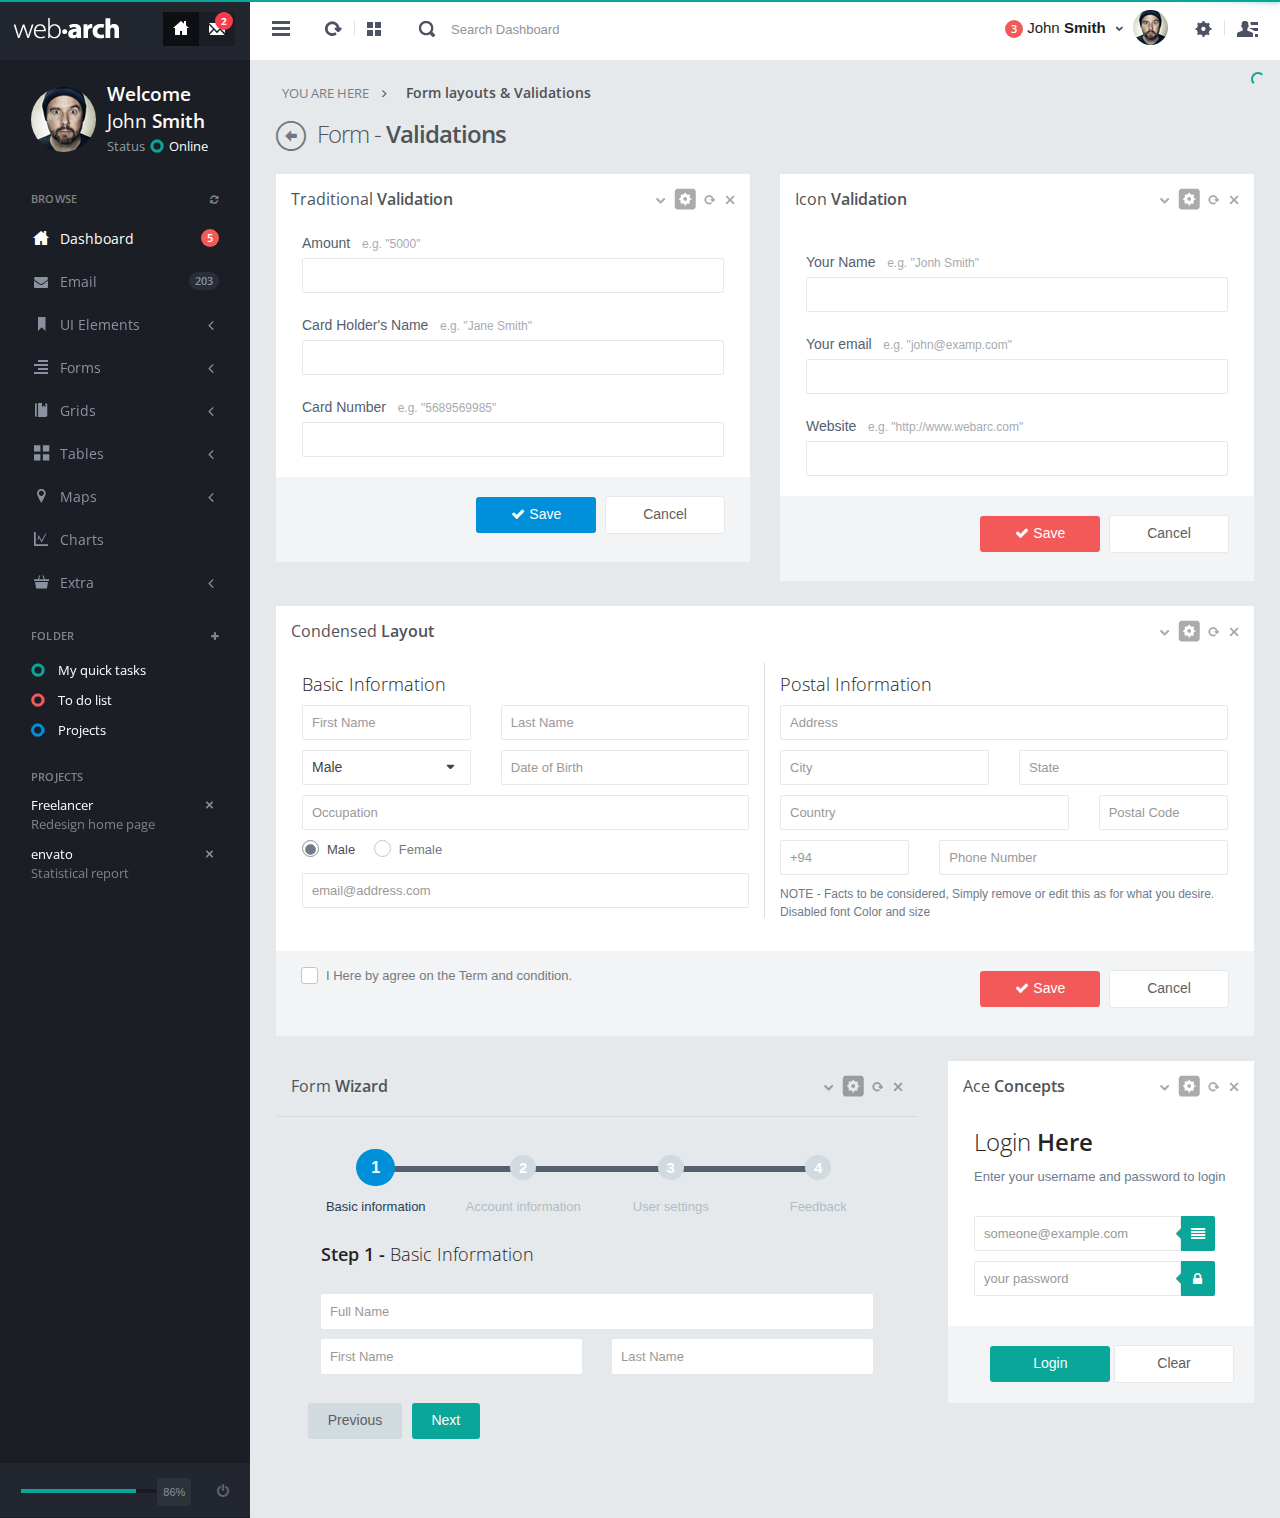
<file: admin/webarch/form_validations.html>
<!DOCTYPE html>
<meta http-equiv="content-type" content="text/html;charset=UTF-8" />
<head>
<meta charset="utf-8" />
<title>Webarch - Responsive Admin Dashboard</title>
<meta name="viewport" content="width=device-width, initial-scale=1.0, maximum-scale=1.0, user-scalable=no" />
<meta content="" name="description" />
<meta content="" name="author" />
<!-- BEGIN PLUGIN CSS -->
<link href="assets/plugins/pace/pace-theme-flash.css" rel="stylesheet" type="text/css" media="screen"/>
<link href="assets/plugins/bootstrap-select2/select2.css" rel="stylesheet" type="text/css" media="screen"/>
<link href="assets/plugins/bootstrap-datepicker/css/datepicker.css" rel="stylesheet" type="text/css" />
<link href="assets/plugins/bootstrap-timepicker/css/bootstrap-timepicker.css" rel="stylesheet" type="text/css" />
<link href="assets/plugins/bootstrap-colorpicker/css/bootstrap-colorpicker.css" rel="stylesheet" type="text/css" />
<link href="assets/plugins/boostrap-checkbox/css/bootstrap-checkbox.css" rel="stylesheet" type="text/css" media="screen"/>
<link rel="stylesheet" href="assets/plugins/ios-switch/ios7-switch.css" type="text/css" media="screen" charset="utf-8">
<link href="assets/plugins/jquery-slider/css/jquery.sidr.light.css" rel="stylesheet" type="text/css" media="screen"/>
<!-- END PLUGIN CSS -->
<!-- BEGIN CORE CSS FRAMEWORK -->
<link href="assets/plugins/boostrapv3/css/bootstrap.min.css" rel="stylesheet" type="text/css"/>
<link href="assets/plugins/boostrapv3/css/bootstrap-theme.min.css" rel="stylesheet" type="text/css"/>
<link href="assets/plugins/font-awesome/css/font-awesome.css" rel="stylesheet" type="text/css"/>
<link href="assets/css/animate.min.css" rel="stylesheet" type="text/css"/>
<!-- END CORE CSS FRAMEWORK -->
<!-- BEGIN CSS TEMPLATE -->
<link href="assets/css/style.css" rel="stylesheet" type="text/css"/>
<link href="assets/css/responsive.css" rel="stylesheet" type="text/css"/>
<link href="assets/css/custom-icon-set.css" rel="stylesheet" type="text/css"/>
<!-- END CSS TEMPLATE -->
</head>
<!-- BEGIN BODY -->
<body class="">
<!-- BEGIN HEADER -->
<div class="header navbar navbar-inverse ">
  <!-- BEGIN TOP NAVIGATION BAR -->
  <div class="navbar-inner">
    <div class="header-seperation">
      <ul class="nav pull-left notifcation-center" id="main-menu-toggle-wrapper" style="display:none">
        <li class="dropdown"> <a id="main-menu-toggle" href="#main-menu"  class="" >
          <div class="iconset top-menu-toggle-white"></div>
          </a> </li>
      </ul>
      <!-- BEGIN LOGO -->
      <a href="index.html"><img src="assets/img/logo.png" class="logo"  data-src="assets/img/logo.png" data-src-retina="assets/img/logo2x.png" width="106" height="21"/></a>
      <!-- END LOGO -->
      <ul class="nav pull-right notifcation-center">
        <li class="dropdown" id="header_task_bar"> <a href="index.html" class="dropdown-toggle active" data-toggle="">
          <div class="iconset top-home"></div>
          </a> </li>
        <li class="dropdown" id="header_inbox_bar" > <a href="email.html" class="dropdown-toggle" >
          <div class="iconset top-messages"></div>
          <span class="badge" id="msgs-badge">2</span> </a></li>
        <li class="dropdown" id="portrait-chat-toggler" style="display:none"> <a href="#sidr" class="chat-menu-toggle">
          <div class="iconset top-chat-white "></div>
          </a> </li>
      </ul>
    </div>
    <!-- END RESPONSIVE MENU TOGGLER -->
    <div class="header-quick-nav" >
      <!-- BEGIN TOP NAVIGATION MENU -->
      <div class="pull-left">
        <ul class="nav quick-section">
          <li class="quicklinks"> <a href="#" class="" id="layout-condensed-toggle" >
            <div class="iconset top-menu-toggle-dark"></div>
            </a> </li>
        </ul>
        <ul class="nav quick-section">
          <li class="quicklinks"> <a href="#" class="" >
            <div class="iconset top-reload"></div>
            </a> </li>
          <li class="quicklinks"> <span class="h-seperate"></span></li>
          <li class="quicklinks"> <a href="#" class="" >
            <div class="iconset top-tiles"></div>
            </a> </li>
          <div class="input-prepend inside search-form no-boarder"> <span class="add-on"> <a href="#" class="" >
            <div class="iconset top-search"></div>
            </a></span>
            <input name="" type="text"  class="no-boarder " placeholder="Search Dashboard" style="width:250px;">
          </div>
        </ul>
      </div>
      <!-- END TOP NAVIGATION MENU -->
      <!-- BEGIN CHAT TOGGLER -->
      <div class="pull-right"> 
		<div class="chat-toggler">	
				<a href="#" class="dropdown-toggle" id="my-task-list" data-placement="bottom" 
						   data-content='
						<div style="width:300px" class="scroller" data-height="100px">
						  <div class="notification-messages info">
									<div class="user-profile">
										<img src="assets/img/profiles/d.jpg" data-src="assets/img/profiles/d.jpg" data-src-retina="assets/img/profiles/d2x.jpg" width="35" height="35">
									</div>
									<div class="message-wrapper">
										<div class="heading">
											David Nester - Commented on your wall
										</div>
										<div class="description">
											Meeting postponed to tomorrow
										</div>
										<div class="date pull-left">
										A min ago
										</div>										
									</div>
									<div class="clearfix"></div>									
								</div>	
							<div class="notification-messages danger">
								<div class="iconholder">
									<i class="icon-warning-sign"></i>
								</div>
								<div class="message-wrapper">
									<div class="heading">
										Server load limited
									</div>
									<div class="description">
										Database server has reached its daily capicity
									</div>
									<div class="date pull-left">
									2 mins ago
									</div>
								</div>
								<div class="clearfix"></div>
							</div>	
							<div class="notification-messages success">
								<div class="user-profile">
									<img src="assets/img/profiles/h.jpg" data-src="assets/img/profiles/h.jpg" data-src-retina="assets/img/profiles/h2x.jpg" width="35" height="35">
								</div>
								<div class="message-wrapper">
									<div class="heading">
										You haveve got 150 messages
									</div>
									<div class="description">
										150 newly unread messages in your inbox
									</div>
									<div class="date pull-left">
									An hour ago
									</div>									
								</div>
								<div class="clearfix"></div>
							</div>							
						</div>' data-toggle="dropdown" data-original-title="Notifications">
					<div class="user-details"> 
						<div class="username">
							<span class="badge badge-important">3</span> 
							John <span class="bold">Smith</span>									
						</div>						
					</div> 
					<div class="iconset top-down-arrow"></div>
				</a>						
				<div class="profile-pic"> 
					<img alt="" src="assets/img/profiles/avatar_small.jpg" data-src="assets/img/profiles/avatar_small.jpg" data-src-retina="assets/img/profiles/avatar_small2x.jpg" width="35" height="35" /> 
				</div>       			
			</div>
		 <ul class="nav quick-section ">
			<li class="quicklinks"> 
				<a data-toggle="dropdown" class="dropdown-toggle  pull-right" href="#">						
					<div class="iconset top-settings-dark "></div> 	
				</a>
				<ul class="dropdown-menu  pull-right" role="menu" aria-labelledby="dropdownMenu">
                  <li><a href="user-profile.html"> My Account</a>
                  </li>
                  <li><a href="calender.html">My Calendar</a>
                  </li>
                  <li><a href="email.html"> My Inbox&nbsp;&nbsp;<span class="badge badge-important animated bounceIn">2</span></a>
                  </li>
                  <li class="divider"></li>                
                  <li><a href="login.html"><i class="icon-off"></i>&nbsp;&nbsp;Log Out</a></li>
               </ul>
			</li> 
			<li class="quicklinks"> <span class="h-seperate"></span></li> 
			<li class="quicklinks"> 	
			<a id="chat-menu-toggle" href="#sidr" class="chat-menu-toggle" ><div class="iconset top-chat-dark "><span class="badge badge-important hide" id="chat-message-count">1</span></div>
			</a> 
				<div class="simple-chat-popup chat-menu-toggle hide" >
					<div class="simple-chat-popup-arrow"></div><div class="simple-chat-popup-inner">
						 <div style="width:100px">
						 <div class="semi-bold">David Nester</div>
						 <div class="message">Hey you there </div>
						</div>
					</div>
				</div>
			</li> 
		</ul>
      </div>
      <!-- END CHAT TOGGLER -->
    </div>
    <!-- END TOP NAVIGATION MENU -->
  </div>
  <!-- END TOP NAVIGATION BAR -->
</div>
<!-- END HEADER -->
<!-- BEGIN CONTAINER -->
<div class="page-container row-fluid">
  <!-- BEGIN SIDEBAR -->
  <div class="page-sidebar" id="main-menu"> 
  <!-- BEGIN MINI-PROFILE -->
   <div class="user-info-wrapper">	
	<div class="profile-wrapper">
		<img src="assets/img/profiles/avatar.jpg" data-src="assets/img/profiles/avatar.jpg" data-src-retina="assets/img/profiles/avatar2x.jpg" width="69" height="69" />
	</div>
    <div class="user-info">
      <div class="greeting">Welcome</div>
      <div class="username">John <span class="semi-bold">Smith</span></div>
      <div class="status">Status<a href="#"><div class="status-icon green"></div>Online</a></div>
    </div>
   </div>
  <!-- END MINI-PROFILE -->
  
  <!-- BEGIN MINI-WIGETS -->

   <!-- END MINI-WIGETS -->
   
   <!-- BEGIN SIDEBAR MENU -->	
	<p class="menu-title">BROWSE <span class="pull-right"><a href="javascript:;"><i class="icon-refresh"></i></a></span></p>
    <ul>	
      <li class="start active "> <a href="index.html"> <i class="icon-custom-home"></i> <span class="title">Dashboard</span> <span class="selected"></span> <span class="badge badge-important pull-right">5</span></a> </li>
	  <li class=""> <a href="email.html"> <i class="icon-envelope"></i> <span class="title">Email</span>  <span class=" badge badge-disable pull-right ">203</span></a> </li>      
      <li class=""> <a href="javascript:;"> <i class="icon-custom-ui"></i> <span class="title">UI Elements</span> <span class="arrow "></span> </a>
        <ul class="sub-menu">
		  <li > <a href="typography.html"> Typography </a> </li>
		  <li > <a href="messages_notifications.html"> Messages & Notifications </a> </li>
		   <li > <a href="icons.html">Icons</a> </li>
		   <li > <a href="buttons.html">Buttons</a> </li>		 
          <li > <a href="tabs_accordian.html"> Tabs & Accordions </a> </li>
          <li > <a href="sliders.html">Sliders</a> </li>
          <li > <a href="group_list.html">Group list </a> </li>
        </ul>
      </li>
	  <li class=""> <a href="javascript:;"> <i class="icon-custom-form"></i> <span class="title">Forms</span> <span class="arrow "></span> </a>
        <ul class="sub-menu">
          <li > <a href="form_elements.html">Form Elements </a> </li>
          <li > <a href="form_validations.html">Form Validations</a> </li>
        </ul>
      </li>
      <li class=""> <a href="javascript:;"> <i class="icon-custom-portlets"></i> <span class="title">Grids</span> <span class="arrow "></span> </a>
        <ul class="sub-menu">
          <li > <a href="grids_simple.html">Simple Grids</a> </li>
          <li > <a href="grids_draggable.html">Draggable Grids </a> </li>
        </ul>
      </li>
      <li class=""> <a href="javascript:;"> <i class="icon-custom-thumb"></i> <span class="title">Tables</span> <span class="arrow "></span> </a>
        <ul class="sub-menu">
          <li > <a href="tables.html"> Basic Tables </a> </li>
          <li > <a href="datatables.html"> Data Tables </a> </li>
        </ul>
      </li>
      <li class=""> <a href="javascript:;"> <i class="icon-custom-map"></i> <span class="title">Maps</span> <span class="arrow "></span> </a>
        <ul class="sub-menu">
          <li > <a href="google_map.html"> Google Maps </a> </li>
          <li > <a href="vector_map.html"> Vector Maps </a> </li>
        </ul>
      </li>
      <li class=""> <a href="charts.html"> <i class="icon-custom-chart"></i> <span class="title">Charts</span> </a> </li>    
      <li class=""> <a href="javascript:;"> <i class="icon-custom-extra"></i> <span class="title">Extra</span> <span class="arrow "></span> </a>
        <ul class="sub-menu">
          <li > <a href="user-profile.html"> User Profile </a> </li>
          <li > <a href="gallery.html"> Gallery</a> </li>
		  <li class=""><a href="calender.html"> Calendar</a> </li>
          <li > <a href="search_results.html"> Search Results </a> </li>
          <li > <a href="invoice.html"> Invoice </a> </li>
          <li > <a href="404.html"> 404 Page </a> </li>
          <li > <a href="500.html"> 500 Page </a> </li>
          <li > <a href="blank_template.html"> Blank Page </a> </li>
          <li > <a href="login.html"> Login </a> </li>
          <li > <a href="lockscreen.html"> Lockscreen </a> </li>
        </ul>
      </li>
	  <li class="hidden-lg hidden-md hidden-xs" id="more-widgets" style="display:" > <a href="javascript:;"> <i class="icon-ellipsis-horizontal"></i></a> 
		  <ul class="sub-menu">
		  	<div class="side-bar-widgets">
			<p class="menu-title">FOLDER <span class="pull-right"><a href="#" class="create-folder"><i class="icon-plus"></i></a></span></p>
			<ul class="folders" id="folders">
				  <li><a href="#"><div class="status-icon green"></div> My quick tasks </a> </li>
				  <li><a href="#"><div class="status-icon red"></div> To do list </a> </li>
				  <li><a href="#"><div class="status-icon blue"></div> Projects </a> </li>
				  <li id="folder-input" class="folder-input" style="display:none"><input type="text" placeholder="Name of folder" class="no-boarder folder-name" name="" id="folder-name"></li>
			</ul>
			<p class="menu-title">PROJECTS </p>
				<div class="status-widget">
					<div class="status-widget-wrapper">
						<div class="title">Freelancer<a href="#" class="remove-widget"><i class="icon-custom-cross"></i></a></div>
						<p>Redesign home page</p>
					</div>
				</div>
				<div class="status-widget">
					<div class="status-widget-wrapper">
						<div class="title">envato<a href="#" class="remove-widget"><i class="icon-custom-cross"></i></a></div>
						<p>Statistical report</p>
					</div>
				</div>
			</div>
		</ul>
	  </li>    
    </ul>
	<div class="side-bar-widgets">
	<p class="menu-title">FOLDER <span class="pull-right"><a href="#" class="create-folder"><i class="icon-plus"></i></a></span></p>
	<ul class="folders" id="folders">
		  <li><a href="#"><div class="status-icon green"></div> My quick tasks </a> </li>
		  <li><a href="#"><div class="status-icon red"></div> To do list </a> </li>
		  <li><a href="#"><div class="status-icon blue"></div> Projects </a> </li>
		  <li id="folder-input" class="folder-input" style="display:none"><input type="text" placeholder="Name of folder" class="no-boarder folder-name" name="" id="folder-name"></li>
	</ul>
	<p class="menu-title">PROJECTS </p>
		<div class="status-widget">
			<div class="status-widget-wrapper">
				<div class="title">Freelancer<a href="#" class="remove-widget"><i class="icon-custom-cross"></i></a></div>
				<p>Redesign home page</p>
			</div>
		</div>
		<div class="status-widget">
			<div class="status-widget-wrapper">
				<div class="title">envato<a href="#" class="remove-widget"><i class="icon-custom-cross"></i></a></div>
				<p>Statistical report</p>
			</div>
		</div>
	</div>
	<a href="#" class="scrollup">Scroll</a>
	<div class="clearfix"></div>
    <!-- END SIDEBAR MENU --> 
  </div>
   <div class="footer-widget">		
	<div class="progress transparent progress-success progress-small no-radius no-margin">
		<div data-percentage="79%" class="progress-bar  progress-bar-success animate-progress-bar" ></div>		
	</div>
	<div class="pull-right">
		<div class="details-status">
		<span data-animation-duration="560" data-value="86" class="animate-number"></span>%
	</div>	
	<a href="lockscreen.html"><i class="icon-off"></i></a></div>
  </div>
  <!-- END SIDEBAR --> 
  <!-- BEGIN PAGE CONTAINER-->
  <div class="page-content">
    <!-- BEGIN SAMPLE PORTLET CONFIGURATION MODAL FORM-->
    <div id="portlet-config" class="modal hide">
      <div class="modal-header">
        <button data-dismiss="modal" class="close" type="button"></button>
        <h3>Widget Settings</h3>
      </div>
      <div class="modal-body"> Widget settings form goes here </div>
    </div>
    <div class="clearfix"></div>
    <div class="content">
      <ul class="breadcrumb">
        <li>
          <p>YOU ARE HERE</p>
        </li>
        <i class="icon-angle-right"></i>
        <li><a href="#" class="active">Form layouts & Validations</a> </li>
      </ul>
      <div class="page-title"> <i class="icon-custom-left"></i>
        <h3>Form - <span class="semi-bold">Validations</span></h3>
      </div>
	  
       <div class="row">
            <div class="col-md-6">
              <div class="grid simple">
                <div class="grid-title no-border">
                  <h4>Traditional <span class="semi-bold">Validation</span></h4>
                  <div class="tools"> <a href="javascript:;" class="collapse"></a> <a href="#grid-config" data-toggle="modal" class="config"></a> <a href="javascript:;" class="reload"></a> <a href="javascript:;" class="remove"></a> </div>
                </div>
                <div class="grid-body no-border">
				<form id="form_traditional_validation" action="#">
                           
                      <div class="form-group">
                        <label class="form-label">Amount</label>
                        <span class="help">e.g. "5000"</span>
						<div class="input-with-icon  right">                                       
							<i class=""></i>
							<input type="text" name="form1Amount" id="form1Amount" class="form-control">                                 
						</div>
                      </div>
                      <div class="form-group">
                        <label class="form-label">Card Holder's Name</label>
                        <span class="help">e.g. "Jane Smith"</span>
						<div class="input-with-icon  right">                                       
							<i class=""></i>
							<input type="text" name="form1CardHolderName" id="form1CardHolderName" class="form-control">                                 
						</div>
                      </div>
                      <div class="form-group">
                        <label class="form-label">Card Number</label>
                        <span class="help">e.g. "5689569985"</span>
						<div class="input-with-icon  right">                                       
							<i class=""></i>
							<input type="text" name="form1CardNumber" id="form1CardNumber" class="form-control">                                 
						</div>
                      </div>
				  <div class="form-actions">  
					<div class="pull-right">
					  <button type="submit" class="btn btn-success btn-cons"><i class="icon-ok"></i> Save</button>
					  <button type="button" class="btn btn-white btn-cons">Cancel</button>
					</div>
					</div>
				</form>
                </div>
              </div>
            </div>		
            <div class="col-md-6">
              <div class="grid simple">
                <div class="grid-title no-border">
                  <h4>Icon <span class="semi-bold">Validation</span></h4>
                  <div class="tools"> <a href="javascript:;" class="collapse"></a> <a href="#grid-config" data-toggle="modal" class="config"></a> <a href="javascript:;" class="reload"></a> <a href="javascript:;" class="remove"></a> </div>
                </div>
                <div class="grid-body no-border"> <br>
				<form id="form_iconic_validation" action="#">
                      <div class="form-group">
                        <label class="form-label">Your Name</label>
                        <span class="help">e.g. "Jonh Smith"</span>
						<div class="input-with-icon  right">                                       
							<i class=""></i>
							<input type="text" name="form1Name" id="form1Name" class="form-control">                                 
						</div>
                      </div>
                      <div class="form-group">
                        <label class="form-label">Your email</label>
                        <span class="help">e.g. "john@examp.com"</span>
						<div class="input-with-icon  right">                                       
							<i class=""></i>
							<input type="text" name="form1Email" id="form1Email" class="form-control">                                 
						</div>
                      </div>
                      <div class="form-group">
                        <label class="form-label">Website</label>
                        <span class="help">e.g. "http://www.webarc.com"</span>
						<div class="input-with-icon  right">                                       
							<i class=""></i>
							<input type="text" name="form1Url" id="form1Url" class="form-control">                                 
						</div>
                      </div>
				  <div class="form-actions">  
					<div class="pull-right">
					  <button type="submit" class="btn btn-danger btn-cons"><i class="icon-ok"></i> Save</button>
					  <button type="button" class="btn btn-white btn-cons">Cancel</button>
					</div>
					</div>
				</form>
                </div>
              </div>
            </div>
          </div>	  
      <div class="row">
        <div class="col-md-12">
          <div class="grid simple">
            <div class="grid-title no-border">
              <h4>Condensed <span class="semi-bold">Layout</span></h4>
              <div class="tools"> <a href="javascript:;" class="collapse"></a> <a href="#grid-config" data-toggle="modal" class="config"></a> <a href="javascript:;" class="reload"></a> <a href="javascript:;" class="remove"></a> </div>
            </div>
            <div class="grid-body no-border">
			<form class="form-no-horizontal-spacing" id="form-condensed">	
              <div class="row column-seperation">
                <div class="col-md-6">
                  <h4>Basic Information</h4>            
                    <div class="row form-row">
                      <div class="col-md-5">
                        <input name="form3FirstName" id="form3FirstName" type="text"  class="form-control" placeholder="First Name">
                      </div>
                      <div class="col-md-7">
                        <input name="form3LastName" id="form3LastName" type="text"  class="form-control" placeholder="Last Name">
                      </div>
                    </div>
                    <div class="row form-row">
                      <div class="col-md-5">
                        <select name="form3Gender" id="form3Gender" class="select2 form-control"  >
                          <option value="1">Male</option>
                          <option value="2">Female</option>
                        </select>
                      </div>
                      <div class="col-md-7">
                        <input type="text" placeholder="Date of Birth" class="form-control" id="form3DateOfBirth" name="form3DateOfBirth">
                      </div>
                    </div>
                    <div class="row form-row">
                      <div class="col-md-12">
                        <input name="form3Occupation" id="form3Occupation" type="text"  class="form-control" placeholder="Occupation">
                      </div>
                    </div>
                    <div class="row form-row">
                      <div class="col-md-8">
                        <div class="radio">
                          <input id="male" type="radio" name="gender" value="male" checked="checked">
                          <label for="male">Male</label>
                          <input id="female" type="radio" name="gender" value="female">
                          <label for="female">Female</label>
                        </div>
                      </div>
                    </div>
                    <div class="row form-row">
                      <div class="col-md-12">
                        <input name="form3Email" id="form3Email" type="text"  class="form-control" placeholder="email@address.com">
                      </div>
                    </div>
                </div>
                <div class="col-md-6">
				
                  <h4>Postal Information</h4>
                  
                    <div class="row form-row">
                      <div class="col-md-12">
                        <input name="form3Address" id="form3Address" type="text"  class="form-control" placeholder="Address">
                      </div>
                    </div>
                    <div class="row form-row">
                      <div class="col-md-6">
                        <input name="form3City" id="form3City" type="text"  class="form-control" placeholder="City">
                      </div>
                      <div class="col-md-6">
                        <input name="form3State" id="form3State" type="text"  class="form-control" placeholder="State">
                      </div>
                    </div>
                    <div class="row form-row">
                      <div class="col-md-8">
                        <input name="form3Country" id="form3Country" type="text"  class="form-control" placeholder="Country">
                      </div>
                      <div class="col-md-4">
                        <input name="form3PostalCode" id="form3PostalCode" type="text"  class="form-control" placeholder="Postal Code">
                      </div>
                    </div>
                    <div class="row form-row">
                      <div class="col-md-4">
                        <input name="form3TeleCode" id="form3TeleCode" type="text"  class="form-control" placeholder="+94">
                      </div>
                      <div class="col-md-8">
                        <input name="form3TeleNo" id="form3TeleNo" type="text"  class="form-control" placeholder="Phone Number">
                      </div>
                    </div>
                    <div class="row small-text">
					<p class="col-md-12">
					NOTE - Facts to be considered, Simply remove or edit this as for what you desire. Disabled font Color and size
					</p>
					</div>
             
                </div>
              </div>
				<div class="form-actions">
					<div class="pull-left">
					  <div class="checkbox checkbox check-success 	">
						<input type="checkbox" value="1" id="checkbox1">
						<label for="checkbox1">I Here by agree on the Term and condition. </label>
					  </div>
					</div>
					<div class="pull-right">
					  <button class="btn btn-danger btn-cons" type="submit"><i class="icon-ok"></i> Save</button>
					  <button class="btn btn-white btn-cons" type="button">Cancel</button>
					</div>
				  </div>
			</form>
            </div>
          </div>
        </div>
      </div>
      <div class="row">
        <div class="col-md-8">
          <div class="grid simple transparent">
            <div class="grid-title">
              <h4>Form <span class="semi-bold">Wizard</span></h4>
              <div class="tools"> <a href="javascript:;" class="collapse"></a> <a href="#grid-config" data-toggle="modal" class="config"></a> <a href="javascript:;" class="reload"></a> <a href="javascript:;" class="remove"></a> </div>
            </div>
            <div class="grid-body ">
              <div class="row">
                <form id="commentForm">
                  <div id="rootwizard" class="col-md-12">
                    <div class="form-wizard-steps">
                      <ul class="wizard-steps">
                        <li class="" data-target="#step1"> <a href="#tab1" data-toggle="tab"> <span class="step">1</span> <span class="title">Basic information</span> </a> </li>
                        <li data-target="#step2" class=""> <a href="#tab2" data-toggle="tab"> <span class="step">2</span> <span class="title">Account information</span> </a> </li>
                        <li data-target="#step3" class=""> <a href="#tab3" data-toggle="tab"> <span class="step">3</span> <span class="title">User settings</span> </a> </li>
                        <li data-target="#step4" class=""> <a href="#tab4" data-toggle="tab"> <span class="step">4</span> <span class="title">Feedback <br>
                          </span> </a> </li>
                      </ul>
                      <div class="clearfix"></div>
                    </div>
                    <div class="tab-content transparent">
                      <div class="tab-pane" id="tab1"> <br>
                        <h4 class="semi-bold">Step 1 - <span class="light">Basic Information</span></h4>
                        <br>
                        <div class="row form-row">
                          <div class="col-md-12">
                            <input type="text" placeholder="Full Name" class="form-control no-boarder " name="txtFullName" id="txtFullName">
                          </div>
                        </div>
                        <div class="row form-row">
                          <div class="col-md-6">
                            <input type="text" placeholder="First Name" class="form-control no-boarder " name="txtFirstName" id="txtFirstName">
                          </div>
                          <div class="col-md-6">
                            <input type="text" placeholder="Last Name" class="form-control no-boarder " name="txtLastName" id="txtLastName">
                          </div>
                        </div>
                      </div>
                      <div class="tab-pane" id="tab2"> <br>
                        <h4 class="semi-bold">Step 2 - <span class="light">Account Information</span></h4>
                        <br>
                        <div class="row form-row">
                          <div class="col-md-8">
                            <input type="text" placeholder="Country" class="form-control no-boarder " name="txtCountry" id="txtCountry">
                          </div>
                          <div class="col-md-4">
                            <input type="text" placeholder="Postal Code" class="form-control no-boarder " name="txtPostalCode" id="txtPostalCode">
                          </div>
                        </div>
                        <div class="row form-row">
                          <div class="col-md-4">
                            <input type="text" placeholder="+94" class="form-control no-boarder " name="txtPhoneCode" id="txtPhoneCode">
                          </div>
                          <div class="col-md-8">
                            <input type="text" placeholder="Phone Number" class="form-control no-boarder " name="txtPhoneNumber" id="txtPhoneNumber">
                          </div>
                        </div>
                      </div>
                      <div class="tab-pane" id="tab3"> <br>
                        <h4 class="semi-bold">Step 3 - <span class="light">User Settings</span></h4>
                        <br>
                      </div>
                      <div class="tab-pane" id="tab4"> <br>
                        <h4 class="semi-bold">Step 4 - <span class="light">Feedback</span></h4>
                        <br>
                      </div>
                      <ul class=" wizard wizard-actions">
                        <li class="previous first" style="display:none;"><a href="javascript:;" class="btn">&nbsp;&nbsp;First&nbsp;&nbsp;</a></li>
                        <li class="previous"><a href="javascript:;" class="btn">&nbsp;&nbsp;Previous&nbsp;&nbsp;</a></li>
                        <li class="next last" style="display:none;"><a href="javascript:;" class="btn btn-primary">&nbsp;&nbsp;Last&nbsp;&nbsp;</a></li>
                        <li class="next"><a href="javascript:;" class="btn btn-primary">&nbsp;&nbsp;Next&nbsp;&nbsp;</a></li>
                      </ul>
                    </div>
                  </div>
                </form>
              </div>
            </div>
          </div>
        </div>
        <div class="col-md-4">
          <div class="grid simple">
            <div class="grid-title no-border">
              <h4>Ace <span class="semi-bold">Concepts</span></h4>
              <div class="tools"> <a class="collapse" href="javascript:;"></a> <a class="config" data-toggle="modal" href="#grid-config"></a> <a class="reload" href="javascript:;"></a> <a class="remove" href="javascript:;"></a> </div>
            </div>
            <div class="grid-body no-border">
              <div class="row-fluid">
                <h3>Login <span class="semi-bold">Here</span></h3>
                <p>Enter your username and password to login</p>
                <br>
                <div class="row form-row">
                  <div class="input-append col-md-10 col-sm-10 primary">
                    <input type="text" id="appendedInput" class="form-control" placeholder="someone@example.com">
                    <span class="add-on"><span class="arrow"></span><i class="icon-align-justify"></i> </span> </div>
                </div>
                <div class="row form-row">
                  <div class="input-append col-md-10 col-sm-10 primary">
                    <input type="password" id="appendedInput2" class="form-control" placeholder="your password">
                    <span class="add-on"><span class="arrow"></span><i class="icon-lock"></i> </span> </div>
                </div>
              </div>
              <div class="form-actions">
                <div class="pull-right">
                  <button type="submit" class="btn btn-primary btn-cons-md"> Login</button>
                  <button type="button" class="btn btn-white btn-cons-md">Clear</button>
                </div>
              </div>
            </div>
          </div>
        </div>
      </div>
    </div>
  </div>
</div>
<!-- END PAGE -->
<!-- BEGIN CHAT -->
<div id="sidr">
  <div class="chat-window-wrapper">
    <div class="chat-header">
      <div class="pull-left">
        <input type="text" placeholder="search">
      </div>
      <div class="pull-right"> <a href="#" class="" >
        <div class="iconset top-settings-dark "></div>
        </a> </div>
    </div>
    <div class="side-widget">
      <div class="side-widget-title">group chats</div>
      <div class="side-widget-content">
        <div id="groups-list">
          <ul class="groups" >
            <li><a href="#">
              <div class="status-icon green"></div>
              Office work</a></li>
            <li><a href="#">
              <div class="status-icon green"></div>
              Personal vibes</a></li>
          </ul>
        </div>
      </div>
    </div>
    <div class="side-widget">
      <div class="side-widget-title">favourites</div>
      <div id="favourites-list">
        <div class="side-widget-content" >
          <div class="user-details-wrapper active">
            <div class="user-profile"> <img src="assets/img/profiles/d.jpg" data-src="assets/img/profiles/d.jpg" data-src-retina="assets/img/profiles/d2x.jpg" width="35" height="35"> </div>
            <div class="user-details">
              <div class="user-name"> Jane Smith </div>
              <div class="user-more"> Hello you there? </div>
            </div>
            <div class="user-details-status-wrapper"> <span class="badge badge-important">3</span> </div>
            <div class="user-details-count-wrapper">
              <div class="status-icon green"></div>
            </div>
            <div class="clearfix"></div>
          </div>
          <div class="user-details-wrapper">
            <div class="user-profile"> <img src="assets/img/profiles/c.jpg" data-src="assets/img/profiles/c.jpg" data-src-retina="assets/img/profiles/c2x.jpg" width="35" height="35"> </div>
            <div class="user-details">
              <div class="user-name"> David Nester </div>
              <div class="user-more"> Busy, Do not disturb </div>
            </div>
            <div class="user-details-status-wrapper">
              <div class="clearfix"></div>
            </div>
            <div class="user-details-count-wrapper">
              <div class="status-icon red"></div>
            </div>
            <div class="clearfix"></div>
          </div>
        </div>
      </div>
    </div>
    <div class="side-widget">
      <div class="side-widget-title">more friends</div>
      <div class="side-widget-content" id="friends-list">
        <div class="user-details-wrapper">
          <div class="user-profile"> <img src="assets/img/profiles/d.jpg" data-src="assets/img/profiles/d.jpg" data-src-retina="assets/img/profiles/d2x.jpg" width="35" height="35"> </div>
          <div class="user-details">
            <div class="user-name"> Jane Smith </div>
            <div class="user-more"> Hello you there? </div>
          </div>
          <div class="user-details-status-wrapper"> </div>
          <div class="user-details-count-wrapper">
            <div class="status-icon green"></div>
          </div>
          <div class="clearfix"></div>
        </div>
        <div class="user-details-wrapper">
          <div class="user-profile"> <img src="assets/img/profiles/h.jpg" data-src="assets/img/profiles/h.jpg" data-src-retina="assets/img/profiles/h2x.jpg" width="35" height="35"> </div>
          <div class="user-details">
            <div class="user-name"> David Nester </div>
            <div class="user-more"> Busy, Do not disturb </div>
          </div>
          <div class="user-details-status-wrapper">
            <div class="clearfix"></div>
          </div>
          <div class="user-details-count-wrapper">
            <div class="status-icon red"></div>
          </div>
          <div class="clearfix"></div>
        </div>
        <div class="user-details-wrapper">
          <div class="user-profile"> <img src="assets/img/profiles/c.jpg" data-src="assets/img/profiles/c.jpg" data-src-retina="assets/img/profiles/c2x.jpg" width="35" height="35"> </div>
          <div class="user-details">
            <div class="user-name"> Jane Smith </div>
            <div class="user-more"> Hello you there? </div>
          </div>
          <div class="user-details-status-wrapper"> </div>
          <div class="user-details-count-wrapper">
            <div class="status-icon green"></div>
          </div>
          <div class="clearfix"></div>
        </div>
        <div class="user-details-wrapper">
          <div class="user-profile"> <img src="assets/img/profiles/h.jpg" data-src="assets/img/profiles/h.jpg" data-src-retina="assets/img/profiles/h2x.jpg" width="35" height="35"> </div>
          <div class="user-details">
            <div class="user-name"> David Nester </div>
            <div class="user-more"> Busy, Do not disturb </div>
          </div>
          <div class="user-details-status-wrapper">
            <div class="clearfix"></div>
          </div>
          <div class="user-details-count-wrapper">
            <div class="status-icon red"></div>
          </div>
          <div class="clearfix"></div>
        </div>
      </div>
    </div>
  </div>
</div>
<!-- END CHAT -->
<!-- END CONTAINER -->
<!-- BEGIN CORE JS FRAMEWORK-->
<script src="assets/plugins/jquery-1.8.3.min.js" type="text/javascript"></script>
<script src="assets/plugins/jquery-ui/jquery-ui-1.10.1.custom.min.js" type="text/javascript"></script>
<script src="assets/plugins/boostrapv3/js/bootstrap.min.js" type="text/javascript"></script>
<script src="assets/plugins/breakpoints.js" type="text/javascript"></script>
<script src="assets/plugins/jquery-unveil/jquery.unveil.min.js" type="text/javascript"></script>
<!-- END CORE JS FRAMEWORK -->
<!-- BEGIN PAGE LEVEL JS -->
<script src="assets/plugins/jquery-slider/jquery.sidr.min.js" type="text/javascript"></script>
<script src="assets/plugins/jquery-block-ui/jqueryblockui.js" type="text/javascript"></script> 
<script src="assets/plugins/jquery-numberAnimate/jquery.animateNumbers.js" type="text/javascript"></script>
<script src="assets/plugins/pace/pace.min.js" type="text/javascript"></script>
<script src="assets/plugins/bootstrap-datepicker/js/bootstrap-datepicker.js" type="text/javascript"></script>
<script src="assets/plugins/bootstrap-select2/select2.min.js" type="text/javascript"></script>
<script src="assets/plugins/jquery-slimscroll/jquery.slimscroll.min.js" type="text/javascript"></script>
<script src="assets/plugins/boostrap-form-wizard/js/jquery.bootstrap.wizard.min.js" type="text/javascript"></script>
<script src="assets/plugins/jquery-validation/js/jquery.validate.min.js" type="text/javascript"></script>
<!-- END PAGE LEVEL PLUGINS -->
<script src="assets/js/form_validations.js" type="text/javascript"></script>
<!-- BEGIN CORE TEMPLATE JS -->
<script src="assets/js/core.js" type="text/javascript"></script>
<script src="assets/js/demo.js" type="text/javascript"></script>
<!-- END CORE TEMPLATE JS -->
<!-- END JAVASCRIPTS -->
</body>
</html>
</file>
<file: admin/webarch/assets/plugins/fullcalendar/fullcalendar.css>
/*!
 * FullCalendar v1.6.4 Stylesheet
 * Docs & License: http://arshaw.com/fullcalendar/
 * (c) 2013 Adam Shaw
 */


.fc {
	direction: ltr;
	text-align: left;
	}
	
.fc table {
	border-collapse: collapse;
	border-spacing: 0;
	}
	
html .fc,
.fc table {
	font-size: 1em;
	}
	
.fc td,
.fc th {
	padding: 0;
	vertical-align: top;
	}



/* Header
------------------------------------------------------------------------*/

.fc-header td {
	white-space: nowrap;
	}

.fc-header-left {
	width: 25%;
	text-align: left;
	}
	
.fc-header-center {
	text-align: center;
	}
	
.fc-header-right {
	width: 25%;
	text-align: right;
	}
	
.fc-header-title {
	display: inline-block;
	vertical-align: top;
	}
	
.fc-header-title h2 {
	margin-top: 0;
	white-space: nowrap;
	}
	
.fc .fc-header-space {
	padding-left: 10px;
	}
	
.fc-header .fc-button {
	margin-bottom: 1em;
	vertical-align: top;
	}
	
/* buttons edges butting together */

.fc-header .fc-button {
	margin-right: -1px;
	}
	
.fc-header .fc-corner-right,  /* non-theme */
.fc-header .ui-corner-right { /* theme */
	margin-right: 0; /* back to normal */
	}
	
/* button layering (for border precedence) */
	
.fc-header .fc-state-hover,
.fc-header .ui-state-hover {
	z-index: 2;
	}
	
.fc-header .fc-state-down {
	z-index: 3;
	}

.fc-header .fc-state-active,
.fc-header .ui-state-active {
	z-index: 4;
	}
	
	
	
/* Content
------------------------------------------------------------------------*/
	
.fc-content {
	clear: both;
	zoom: 1; /* for IE7, gives accurate coordinates for [un]freezeContentHeight */
	}
	
.fc-view {
	width: 100%;
	overflow: hidden;
	}
	
	

/* Cell Styles
------------------------------------------------------------------------*/

.fc-widget-header,    /* <th>, usually */
.fc-widget-content {  /* <td>, usually */
	border: 1px solid #ddd;
	}
	
.fc-state-highlight { /* <td> today cell */ /* TODO: add .fc-today to <th> */
	background: #fcf8e3;
	}
	
.fc-cell-overlay { /* semi-transparent rectangle while dragging */
	background: #bce8f1;
	opacity: .3;
	filter: alpha(opacity=30); /* for IE */
	}
	


/* Buttons
------------------------------------------------------------------------*/

.fc-button {
	position: relative;
	display: inline-block;
	padding: 0 .6em;
	overflow: hidden;
	height: 1.9em;
	line-height: 1.9em;
	white-space: nowrap;
	cursor: pointer;
	}
	
.fc-state-default { /* non-theme */
	border: 1px solid;
	}

.fc-state-default.fc-corner-left { /* non-theme */
	border-top-left-radius: 4px;
	border-bottom-left-radius: 4px;
	}

.fc-state-default.fc-corner-right { /* non-theme */
	border-top-right-radius: 4px;
	border-bottom-right-radius: 4px;
	}

/*
	Our default prev/next buttons use HTML entities like &lsaquo; &rsaquo; &laquo; &raquo;
	and we'll try to make them look good cross-browser.
*/

.fc-text-arrow {
	margin: 0 .1em;
	font-size: 2em;
	font-family: "Courier New", Courier, monospace;
	vertical-align: baseline; /* for IE7 */
	}

.fc-button-prev .fc-text-arrow,
.fc-button-next .fc-text-arrow { /* for &lsaquo; &rsaquo; */
	font-weight: bold;
	}
	
/* icon (for jquery ui) */
	
.fc-button .fc-icon-wrap {
	position: relative;
	float: left;
	top: 50%;
	}
	
.fc-button .ui-icon {
	position: relative;
	float: left;
	margin-top: -50%;
	*margin-top: 0;
	*top: -50%;
	}
	
/*
  button states
  borrowed from twitter bootstrap (http://twitter.github.com/bootstrap/)
*/

.fc-state-default {
	background-color: #f5f5f5;
	background-image: -moz-linear-gradient(top, #ffffff, #e6e6e6);
	background-image: -webkit-gradient(linear, 0 0, 0 100%, from(#ffffff), to(#e6e6e6));
	background-image: -webkit-linear-gradient(top, #ffffff, #e6e6e6);
	background-image: -o-linear-gradient(top, #ffffff, #e6e6e6);
	background-image: linear-gradient(to bottom, #ffffff, #e6e6e6);
	background-repeat: repeat-x;
	border-color: #e6e6e6 #e6e6e6 #bfbfbf;
	border-color: rgba(0, 0, 0, 0.1) rgba(0, 0, 0, 0.1) rgba(0, 0, 0, 0.25);
	color: #333;
	text-shadow: 0 1px 1px rgba(255, 255, 255, 0.75);
	box-shadow: inset 0 1px 0 rgba(255, 255, 255, 0.2), 0 1px 2px rgba(0, 0, 0, 0.05);
	}

.fc-state-hover,
.fc-state-down,
.fc-state-active,
.fc-state-disabled {
	color: #333333;
	background-color: #e6e6e6;
	}

.fc-state-hover {
	color: #333333;
	text-decoration: none;
	background-position: 0 -15px;
	-webkit-transition: background-position 0.1s linear;
	   -moz-transition: background-position 0.1s linear;
	     -o-transition: background-position 0.1s linear;
	        transition: background-position 0.1s linear;
	}

.fc-state-down,
.fc-state-active {
	background-color: #cccccc;
	background-image: none;
	outline: 0;
	box-shadow: inset 0 2px 4px rgba(0, 0, 0, 0.15), 0 1px 2px rgba(0, 0, 0, 0.05);
	}

.fc-state-disabled {
	cursor: default;
	background-image: none;
	opacity: 0.65;
	filter: alpha(opacity=65);
	box-shadow: none;
	}

	

/* Global Event Styles
------------------------------------------------------------------------*/

.fc-event-container > * {
	z-index: 8;
	}

.fc-event-container > .ui-draggable-dragging,
.fc-event-container > .ui-resizable-resizing {
	z-index: 9;
	}
	 
.fc-event {
	border: 1px solid #3a87ad; /* default BORDER color */
	background-color: #3a87ad; /* default BACKGROUND color */
	color: #fff;               /* default TEXT color */
	font-size: .85em;
	cursor: default;
	}

a.fc-event {
	text-decoration: none;
	}
	
a.fc-event,
.fc-event-draggable {
	cursor: pointer;
	}
	
.fc-rtl .fc-event {
	text-align: right;
	}

.fc-event-inner {
	width: 100%;
	height: 100%;
	overflow: hidden;
	}
	
.fc-event-time,
.fc-event-title {
	padding: 0 1px;
	}
	
.fc .ui-resizable-handle {
	display: block;
	position: absolute;
	z-index: 99999;
	overflow: hidden; /* hacky spaces (IE6/7) */
	font-size: 300%;  /* */
	line-height: 50%; /* */
	}
	
	
	
/* Horizontal Events
------------------------------------------------------------------------*/

.fc-event-hori {
	border-width: 1px 0;
	margin-bottom: 1px;
	}

.fc-ltr .fc-event-hori.fc-event-start,
.fc-rtl .fc-event-hori.fc-event-end {
	border-left-width: 1px;
	border-top-left-radius: 3px;
	border-bottom-left-radius: 3px;
	}

.fc-ltr .fc-event-hori.fc-event-end,
.fc-rtl .fc-event-hori.fc-event-start {
	border-right-width: 1px;
	border-top-right-radius: 3px;
	border-bottom-right-radius: 3px;
	}
	
/* resizable */
	
.fc-event-hori .ui-resizable-e {
	top: 0           !important; /* importants override pre jquery ui 1.7 styles */
	right: -3px      !important;
	width: 7px       !important;
	height: 100%     !important;
	cursor: e-resize;
	}
	
.fc-event-hori .ui-resizable-w {
	top: 0           !important;
	left: -3px       !important;
	width: 7px       !important;
	height: 100%     !important;
	cursor: w-resize;
	}
	
.fc-event-hori .ui-resizable-handle {
	_padding-bottom: 14px; /* IE6 had 0 height */
	}
	
	
	
/* Reusable Separate-border Table
------------------------------------------------------------*/

table.fc-border-separate {
	border-collapse: separate;
	}
	
.fc-border-separate th,
.fc-border-separate td {
	border-width: 1px 0 0 1px;
	}
	
.fc-border-separate th.fc-last,
.fc-border-separate td.fc-last {
	border-right-width: 1px;
	}
	
.fc-border-separate tr.fc-last th,
.fc-border-separate tr.fc-last td {
	border-bottom-width: 1px;
	}
	
.fc-border-separate tbody tr.fc-first td,
.fc-border-separate tbody tr.fc-first th {
	border-top-width: 0;
	}
	
	

/* Month View, Basic Week View, Basic Day View
------------------------------------------------------------------------*/

.fc-grid th {
	text-align: center;
	}

.fc .fc-week-number {
	width: 22px;
	text-align: center;
	}

.fc .fc-week-number div {
	padding: 0 2px;
	}
	
.fc-grid .fc-day-number {
	float: right;
	padding: 0 2px;
	}
	
.fc-grid .fc-other-month .fc-day-number {
	opacity: 0.3;
	filter: alpha(opacity=30); /* for IE */
	/* opacity with small font can sometimes look too faded
	   might want to set the 'color' property instead
	   making day-numbers bold also fixes the problem */
	}
	
.fc-grid .fc-day-content {
	clear: both;
	padding: 2px 2px 1px; /* distance between events and day edges */
	}
	
/* event styles */
	
.fc-grid .fc-event-time {
	font-weight: bold;
	}
	
/* right-to-left */
	
.fc-rtl .fc-grid .fc-day-number {
	float: left;
	}
	
.fc-rtl .fc-grid .fc-event-time {
	float: right;
	}
	
	

/* Agenda Week View, Agenda Day View
------------------------------------------------------------------------*/

.fc-agenda table {
	border-collapse: separate;
	}
	
.fc-agenda-days th {
	text-align: center;
	}
	
.fc-agenda .fc-agenda-axis {
	width: 50px;
	padding: 0 4px;
	vertical-align: middle;
	text-align: right;
	white-space: nowrap;
	font-weight: normal;
	}

.fc-agenda .fc-week-number {
	font-weight: bold;
	}
	
.fc-agenda .fc-day-content {
	padding: 2px 2px 1px;
	}
	
/* make axis border take precedence */
	
.fc-agenda-days .fc-agenda-axis {
	border-right-width: 1px;
	}
	
.fc-agenda-days .fc-col0 {
	border-left-width: 0;
	}
	
/* all-day area */
	
.fc-agenda-allday th {
	border-width: 0 1px;
	}
	
.fc-agenda-allday .fc-day-content {
	min-height: 34px; /* TODO: doesnt work well in quirksmode */
	_height: 34px;
	}
	
/* divider (between all-day and slots) */
	
.fc-agenda-divider-inner {
	height: 2px;
	overflow: hidden;
	}
	
.fc-widget-header .fc-agenda-divider-inner {
	background: #eee;
	}
	
/* slot rows */
	
.fc-agenda-slots th {
	border-width: 1px 1px 0;
	}
	
.fc-agenda-slots td {
	border-width: 1px 0 0;
	background: none;
	}
	
.fc-agenda-slots td div {
	height: 20px;
	}
	
.fc-agenda-slots tr.fc-slot0 th,
.fc-agenda-slots tr.fc-slot0 td {
	border-top-width: 0;
	}

.fc-agenda-slots tr.fc-minor th,
.fc-agenda-slots tr.fc-minor td {
	border-top-style: dotted;
	}
	
.fc-agenda-slots tr.fc-minor th.ui-widget-header {
	*border-top-style: solid; /* doesn't work with background in IE6/7 */
	}
	


/* Vertical Events
------------------------------------------------------------------------*/

.fc-event-vert {
	border-width: 0 1px;
	}

.fc-event-vert.fc-event-start {
	border-top-width: 1px;
	border-top-left-radius: 3px;
	border-top-right-radius: 3px;
	}

.fc-event-vert.fc-event-end {
	border-bottom-width: 1px;
	border-bottom-left-radius: 3px;
	border-bottom-right-radius: 3px;
	}
	
.fc-event-vert .fc-event-time {
	white-space: nowrap;
	font-size: 10px;
	}

.fc-event-vert .fc-event-inner {
	position: relative;
	z-index: 2;
	}
	
.fc-event-vert .fc-event-bg { /* makes the event lighter w/ a semi-transparent overlay  */
	position: absolute;
	z-index: 1;
	top: 0;
	left: 0;
	width: 100%;
	height: 100%;
	background: #fff;
	opacity: .25;
	filter: alpha(opacity=25);
	}
	
.fc .ui-draggable-dragging .fc-event-bg, /* TODO: something nicer like .fc-opacity */
.fc-select-helper .fc-event-bg {
	display: none\9; /* for IE6/7/8. nested opacity filters while dragging don't work */
	}
	
/* resizable */
	
.fc-event-vert .ui-resizable-s {
	bottom: 0        !important; /* importants override pre jquery ui 1.7 styles */
	width: 100%      !important;
	height: 8px      !important;
	overflow: hidden !important;
	line-height: 8px !important;
	font-size: 11px  !important;
	font-family: monospace;
	text-align: center;
	cursor: s-resize;
	}
	
.fc-agenda .ui-resizable-resizing { /* TODO: better selector */
	_overflow: hidden;
	}
</file>
<file: admin/webarch/assets/plugins/pace/pace-theme-flash.css>
.pace {
  -webkit-pointer-events: none;
  pointer-events: none;
  -webkit-user-select: none;
  -moz-user-select: none;
  user-select: none;
}

.pace-inactive {
  display: none;
}

.pace .pace-progress {
  background: #0aa699;
  position: fixed;
  z-index: 2000;
  top: 0;
  left: 0;
  height: 2px;

  -webkit-transition: width 1s;
  -moz-transition: width 1s;
  -o-transition: width 1s;
  transition: width 1s;
}

.pace .pace-progress-inner {
  display: block;
  position: absolute;
  right: 0px;
  width: 100px;
  height: 100%;
  box-shadow: 0 0 10px #0aa699, 0 0 5px #0aa699;
  opacity: 1.0;
  -webkit-transform: rotate(3deg) translate(0px, -4px);
  -moz-transform: rotate(3deg) translate(0px, -4px);
  -ms-transform: rotate(3deg) translate(0px, -4px);
  -o-transform: rotate(3deg) translate(0px, -4px);
  transform: rotate(3deg) translate(0px, -4px);
}

.pace .pace-activity {
  display: block;
  position: fixed;
  z-index: 2000;
  top: 15px;
  right: 15px;
  width: 14px;
  height: 14px;
  border: solid 2px transparent;
  border-top-color: #0aa699;
  border-left-color: #0aa699;
  border-radius: 10px;
  -webkit-animation: pace-spinner 400ms linear infinite;
  -moz-animation: pace-spinner 400ms linear infinite;
  -ms-animation: pace-spinner 400ms linear infinite;
  -o-animation: pace-spinner 400ms linear infinite;
  animation: pace-spinner 400ms linear infinite;
}

@-webkit-keyframes pace-spinner {
  0% { -webkit-transform: rotate(0deg); transform: rotate(0deg); }
  100% { -webkit-transform: rotate(360deg); transform: rotate(360deg); }
}
@-moz-keyframes pace-spinner {
  0% { -moz-transform: rotate(0deg); transform: rotate(0deg); }
  100% { -moz-transform: rotate(360deg); transform: rotate(360deg); }
}
@-o-keyframes pace-spinner {
  0% { -o-transform: rotate(0deg); transform: rotate(0deg); }
  100% { -o-transform: rotate(360deg); transform: rotate(360deg); }
}
@-ms-keyframes pace-spinner {
  0% { -ms-transform: rotate(0deg); transform: rotate(0deg); }
  100% { -ms-transform: rotate(360deg); transform: rotate(360deg); }
}
@keyframes pace-spinner {
  0% { transform: rotate(0deg); transform: rotate(0deg); }
  100% { transform: rotate(360deg); transform: rotate(360deg); }
}
</file>
<file: admin/webarch/assets/plugins/jquery-ricksaw-chart/css/rickshaw.css>
.rickshaw_graph .detail {
	pointer-events: none;
	position: absolute;
	top: 0;
	z-index: 2;
	background: rgba(0, 0, 0, 0.1);
	bottom: 0;
	width: 1px;
	transition: opacity 0.25s linear;
	-moz-transition: opacity 0.25s linear;
	-o-transition: opacity 0.25s linear;
	-webkit-transition: opacity 0.25s linear;
}
.rickshaw_graph .detail.inactive {
	opacity: 0;
}
.rickshaw_graph .detail .item.active {
	opacity: 1;
}
.rickshaw_graph .detail .x_label {
	font-family: Arial, sans-serif;
	border-radius: 3px;
	padding: 6px;
	opacity: 0.5;
	border: 1px solid #e0e0e0;
	font-size: 12px;
	position: absolute;
	background: white;
	white-space: nowrap;
}
.rickshaw_graph .detail .item {
	position: absolute;
	z-index: 2;
	border-radius: 3px;
	padding: 0.25em;
	font-size: 12px;
	font-family: Arial, sans-serif;
	opacity: 0;
	background: #fcc87c;
	color: white;
	margin-left: 1em;
	margin-top: -1em;
	white-space: nowrap;
}
.rickshaw_graph .detail .item.active {
	opacity: 1;
	background: #fcc87c;
}
.rickshaw_graph .detail .item:before {
	content: "\25c2";
	position: absolute;
	left: -0.5em;
	color: rgba(0, 0, 0, 0.7);
	width: 0;
}
.rickshaw_graph .detail .dot {
	width: 6px;
	height:6px;
	margin-left: -4px;
	margin-top: -3px;
	border-radius: 5px;
	position: absolute;
	background: #fac87d;
	border-width: 3px;
	border-style: solid;
	border-color:#fff !important;
	display: none;
	background-clip: padding-box;
}
.rickshaw_graph .detail .dot.active {
	display: block;
}
/* graph */

.rickshaw_graph {
	position: relative;
}
.rickshaw_graph svg {
	display: block;	
	overflow: hidden;
}

/* ticks */

.rickshaw_graph .x_tick {
	position: absolute;
	top: 0;
	bottom: 0;
	width: 0px;
	border-left: 1px dotted rgba(0, 0, 0, 0.2);
	pointer-events: none;
}
.rickshaw_graph .x_tick .title {
	position: absolute;
	font-size: 12px;
	font-family: Arial, sans-serif;
	opacity: 0.5;
	white-space: nowrap;
	margin-left: 3px;
	bottom: 1px;
}

/* annotations */

.rickshaw_annotation_timeline {
	height: 1px;
	border-top: 1px solid #e0e0e0;
	margin-top: 10px;
	position: relative;
}
.rickshaw_annotation_timeline .annotation {
	position: absolute;
	height: 6px;
	width: 6px;
	margin-left: -2px;
	top: -3px;
	border-radius: 5px;
	background-color: rgba(0, 0, 0, 0.25);
}
.rickshaw_graph .annotation_line {
	position: absolute;
	top: 0;
	bottom: -6px;
	width: 0px;
	border-left: 2px solid rgba(0, 0, 0, 0.3);
	display: none;
}
.rickshaw_graph .annotation_line.active {
	display: block;
}

.rickshaw_graph .annotation_range {
        background: rgba(0, 0, 0, 0.1);
        display: none;
        position: absolute;
        top: 0;
        bottom: -6px;
}
.rickshaw_graph .annotation_range.active {
        display: block;
}
.rickshaw_graph .annotation_range.active.offscreen {
        display: none;
}

.rickshaw_annotation_timeline .annotation .content {
	background: white;
	color: black;
	opacity: 0.9;
	padding: 5px 5px;
	box-shadow: 0 0 2px rgba(0, 0, 0, 0.8);
	border-radius: 3px;
	position: relative;
	z-index: 20;
	font-size: 12px;
	padding: 6px 8px 8px;
	top: 18px;
	left: -11px;
	width: 160px;
	display: none;
	cursor: pointer;
}
.rickshaw_annotation_timeline .annotation .content:before {
	content: "\25b2";
	position: absolute;
	top: -11px;
	color: white;
	text-shadow: 0 -1px 1px rgba(0, 0, 0, 0.8);
}
.rickshaw_annotation_timeline .annotation.active,
.rickshaw_annotation_timeline .annotation:hover {
	background-color: rgba(0, 0, 0, 0.8);
	cursor: none;
}
.rickshaw_annotation_timeline .annotation .content:hover {
	z-index: 50;
}
.rickshaw_annotation_timeline .annotation.active .content {
	display: block;
}
.rickshaw_annotation_timeline .annotation:hover .content {
	display: block;
	z-index: 50;
}
.rickshaw_graph .y_axis,
.rickshaw_graph  .x_axis_d3 {
	fill: none;
}
.rickshaw_graph .y_ticks .tick,
.rickshaw_graph .x_ticks_d3 .tick {
	stroke: rgba(0, 0, 0, 0.16);
	stroke-width: 2px;
	shape-rendering: crisp-edges;
	pointer-events: none;
}
.rickshaw_graph .y_grid .tick,
.rickshaw_graph .x_grid_d3 .tick {
	z-index: -1;
	stroke: rgba(0, 0, 0, 0.20);
	stroke-width: 1px;
	stroke-dasharray: 1 1;
}
.rickshaw_graph .y_grid path,
.rickshaw_graph .x_grid_d3 path  {
	fill: none;
	stroke: none;
}
.rickshaw_graph .y_ticks path,
.rickshaw_graph .x_ticks_d3 path {
	fill: none;
	stroke: #808080;
}
.rickshaw_graph .y_ticks text,
.rickshaw_graph .x_ticks_d3 text {
	opacity: 0.5;
	font-size: 12px;
	pointer-events: none;
}
.rickshaw_graph .x_tick.glow .title,
.rickshaw_graph .y_ticks.glow text {
	fill: black;
	color: black;
	text-shadow: 
		-1px 1px 0 rgba(255, 255, 255, 0.1),
		1px -1px 0 rgba(255, 255, 255, 0.1),
		1px 1px 0 rgba(255, 255, 255, 0.1),
		0px 1px 0 rgba(255, 255, 255, 0.1),
		0px -1px 0 rgba(255, 255, 255, 0.1),
		1px 0px 0 rgba(255, 255, 255, 0.1),
		-1px 0px 0 rgba(255, 255, 255, 0.1),
		-1px -1px 0 rgba(255, 255, 255, 0.1);
}
.rickshaw_graph .x_tick.inverse .title,
.rickshaw_graph .y_ticks.inverse text {
	fill: white;
	color: white;
	text-shadow: 
		-1px 1px 0 rgba(0, 0, 0, 0.8),
		1px -1px 0 rgba(0, 0, 0, 0.8),
		1px 1px 0 rgba(0, 0, 0, 0.8),
		0px 1px 0 rgba(0, 0, 0, 0.8),
		0px -1px 0 rgba(0, 0, 0, 0.8),
		1px 0px 0 rgba(0, 0, 0, 0.8),
		-1px 0px 0 rgba(0, 0, 0, 0.8),
		-1px -1px 0 rgba(0, 0, 0, 0.8);
}
.rickshaw_legend {
	font-family: Arial;
	font-size: 12px;
	color: white;
	background: #404040;
	display: inline-block;
	padding: 12px 5px; 
	border-radius: 2px;
	position: relative;
}
.rickshaw_legend:hover {
	z-index: 10;
}
.rickshaw_legend .swatch {
	width: 10px;
	height: 10px;
	border: 1px solid rgba(0, 0, 0, 0.2);
}
.rickshaw_legend .line {
	clear: both;
	line-height: 140%;
	padding-right: 15px;
}
.rickshaw_legend .line .swatch {
	display: inline-block;
	margin-right: 3px;
	border-radius: 2px;
}
.rickshaw_legend .label {
	margin: 0;
	white-space: nowrap;
	display: inline;
	font-size: inherit;
	background-color: transparent;
	color: inherit;
	font-weight: normal;
	line-height: normal;
	padding: 0px;
	text-shadow: none;
}
.rickshaw_legend .action:hover {
	opacity: 0.6;
}
.rickshaw_legend .action {
	margin-right: 0.2em;
	font-size: 10px;
	opacity: 0.2;
	cursor: pointer;
	font-size: 14px;
}
.rickshaw_legend .line.disabled {
	opacity: 0.4;
}
.rickshaw_legend ul {
	list-style-type: none;
	margin: 0;
	padding: 0;
	margin: 2px;
	cursor: pointer;
}
.rickshaw_legend li {
	padding: 0 0 0 2px;
	min-width: 80px;
	white-space: nowrap;
}
.rickshaw_legend li:hover {
	background: rgba(255, 255, 255, 0.08);
	border-radius: 3px;
}
.rickshaw_legend li:active {
	background: rgba(255, 255, 255, 0.2);
	border-radius: 3px;
}
#y_axis {
	position: absolute;
	top: 0;
	left:0;
	bottom: 0;
	width: 40px;
	z-index:999;
}

#chart {
  position: relative;
  
}


#chart_container {
  position: relative;
  
}
</file>
<file: admin/webarch/assets/plugins/jquery-morris-chart/css/morris.css>
.morris-hover{position:absolute;z-index:1000;}.morris-hover.morris-default-style{border-radius:10px;padding:8px 10px;color:#666;background:rgba(253, 253, 253, 0.9);border:solid 0px rgba(230, 230, 230, 0.8);font-family:sans-serif;font-size:12px;text-align:center;}.morris-hover.morris-default-style .morris-hover-row-label{font-weight:bold;margin:0.25em 0;}
.morris-hover.morris-default-style .morris-hover-point{white-space:nowrap;margin:0.1em 0;}
</file>
<file: admin/webarch/assets/plugins/bootstrap-select2/select2.css>
/*
Version: 3.4.3 Timestamp: Tue Sep 17 06:47:14 PDT 2013
*/
.select2-container {
    margin: 0;
    position: relative;
    display: inline-block;
    /* inline-block for ie7 */
    zoom: 1;
    *display: inline;
    vertical-align: middle;
}

.select2-container,
.select2-drop,
.select2-search,
.select2-search input {
  /*
    Force border-box so that % widths fit the parent
    container without overlap because of margin/padding.

    More Info : http://www.quirksmode.org/css/box.html
  */
  -webkit-box-sizing: border-box; /* webkit */
     -moz-box-sizing: border-box; /* firefox */
          box-sizing: border-box; /* css3 */
}

.select2-container .select2-choice {
    display: block;
    height: 26px;
    padding: 0 0 0 8px;
    overflow: hidden;
    position: relative;

    border: 1px solid #aaa;
    white-space: nowrap;
    line-height: 26px;
    color: #444;
    text-decoration: none;

    border-radius: 4px;

    background-clip: padding-box;

    -webkit-touch-callout: none;
      -webkit-user-select: none;
         -moz-user-select: none;
          -ms-user-select: none;
              user-select: none;

    background-color: #fff;
    background-image: -webkit-gradient(linear, left bottom, left top, color-stop(0, #eee), color-stop(0.5, #fff));
    background-image: -webkit-linear-gradient(center bottom, #eee 0%, #fff 50%);
    background-image: -moz-linear-gradient(center bottom, #eee 0%, #fff 50%);
    filter: progid:DXImageTransform.Microsoft.gradient(startColorstr = '#ffffff', endColorstr = '#eeeeee', GradientType = 0);
    background-image: linear-gradient(top, #fff 0%, #eee 50%);
}

.select2-container.select2-drop-above .select2-choice {
    border-bottom-color: #aaa;

    border-radius: 0 0 4px 4px;

    background-image: -webkit-gradient(linear, left bottom, left top, color-stop(0, #eee), color-stop(0.9, #fff));
    background-image: -webkit-linear-gradient(center bottom, #eee 0%, #fff 90%);
    background-image: -moz-linear-gradient(center bottom, #eee 0%, #fff 90%);
    filter: progid:DXImageTransform.Microsoft.gradient(startColorstr='#ffffff', endColorstr='#eeeeee', GradientType=0);
    background-image: linear-gradient(top, #eee 0%, #fff 90%);
}

.select2-container.select2-allowclear .select2-choice .select2-chosen {
    margin-right: 42px;
}

.select2-container .select2-choice > .select2-chosen {
    margin-right: 26px;
    display: block;
    overflow: hidden;

    white-space: nowrap;

    text-overflow: ellipsis;
}

.select2-container .select2-choice abbr {
    display: none;
    width: 12px;
    height: 12px;
    position: absolute;
    right: 24px;
    top: 8px;

    font-size: 1px;
    text-decoration: none;

    border: 0;
    background: url('select2.png') right top no-repeat;
    cursor: pointer;
    outline: 0;
}

.select2-container.select2-allowclear .select2-choice abbr {
    display: inline-block;
}

.select2-container .select2-choice abbr:hover {
    background-position: right -11px;
    cursor: pointer;
}

.select2-drop-mask {
    border: 0;
    margin: 0;
    padding: 0;
    position: fixed;
    left: 0;
    top: 0;
    min-height: 100%;
    min-width: 100%;
    height: auto;
    width: auto;
    opacity: 0;
    z-index: 9998;
    /* styles required for IE to work */
    background-color: #fff;
    filter: alpha(opacity=0);
}

.select2-drop {
    width: 100%;
    margin-top: -1px;
    position: absolute;
    z-index: 9999;
    top: 100%;

    background: #fff;
    color: #000;
    border: 1px solid #aaa;
    border-top: 0;

    border-radius: 0 0 4px 4px;

    -webkit-box-shadow: 0 4px 5px rgba(0, 0, 0, .15);
            box-shadow: 0 4px 5px rgba(0, 0, 0, .15);
}

.select2-drop-auto-width {
    border-top: 1px solid #aaa;
    width: auto;
}

.select2-drop-auto-width .select2-search {
    padding-top: 4px;
}

.select2-drop.select2-drop-above {
    margin-top: 1px;
    border-top: 1px solid #aaa;
    border-bottom: 0;

    border-radius: 4px 4px 0 0;

    -webkit-box-shadow: 0 -4px 5px rgba(0, 0, 0, .15);
            box-shadow: 0 -4px 5px rgba(0, 0, 0, .15);
}

.select2-drop-active {
    border: 1px solid #5897fb;
    border-top: none;
}

.select2-drop.select2-drop-above.select2-drop-active {
    border-top: 1px solid #5897fb;
}

.select2-container .select2-choice .select2-arrow {
    display: inline-block;
    width: 18px;
    height: 100%;
    position: absolute;
    right: 0;
    top: 0;

    border-left: 1px solid #aaa;
    border-radius: 0 4px 4px 0;

    background-clip: padding-box;

    background: #ccc;
    background-image: -webkit-gradient(linear, left bottom, left top, color-stop(0, #ccc), color-stop(0.6, #eee));
    background-image: -webkit-linear-gradient(center bottom, #ccc 0%, #eee 60%);
    background-image: -moz-linear-gradient(center bottom, #ccc 0%, #eee 60%);
    filter: progid:DXImageTransform.Microsoft.gradient(startColorstr = '#eeeeee', endColorstr = '#cccccc', GradientType = 0);
    background-image: linear-gradient(top, #ccc 0%, #eee 60%);
}

.select2-container .select2-choice .select2-arrow b {
    display: block;
    width: 100%;
    height: 100%;
    background: url('select2.png') no-repeat 0 1px;
}

.select2-search {
    display: inline-block;
    width: 100%;
    min-height: 26px;
    margin: 0;
    padding-left: 4px;
    padding-right: 4px;
    position: relative;
    z-index: 10000;
    white-space: nowrap;
}

.select2-search input {
    width: 100%;
    height: auto !important;
    min-height: 26px;
    padding: 4px 20px 4px 5px;
    margin: 0;

    outline: 0;
    font-family: sans-serif;
    font-size: 1em;

    border: 1px solid #aaa;
    border-radius: 0;

    -webkit-box-shadow: none;
            box-shadow: none;

    background: #fff url('select2.png') no-repeat 100% -22px;
    background: url('select2.png') no-repeat 100% -22px, -webkit-gradient(linear, left bottom, left top, color-stop(0.85, #fff), color-stop(0.99, #eee));
    background: url('select2.png') no-repeat 100% -22px, -webkit-linear-gradient(center bottom, #fff 85%, #eee 99%);
    background: url('select2.png') no-repeat 100% -22px, -moz-linear-gradient(center bottom, #fff 85%, #eee 99%);
    background: url('select2.png') no-repeat 100% -22px, linear-gradient(top, #fff 85%, #eee 99%);
}

.select2-drop.select2-drop-above .select2-search input {
    margin-top: 4px;
}

.select2-search input.select2-active {
    background: #fff url('select2-spinner.gif') no-repeat 100%;
    background: url('select2-spinner.gif') no-repeat 100%, -webkit-gradient(linear, left bottom, left top, color-stop(0.85, #fff), color-stop(0.99, #eee));
    background: url('select2-spinner.gif') no-repeat 100%, -webkit-linear-gradient(center bottom, #fff 85%, #eee 99%);
    background: url('select2-spinner.gif') no-repeat 100%, -moz-linear-gradient(center bottom, #fff 85%, #eee 99%);
    background: url('select2-spinner.gif') no-repeat 100%, linear-gradient(top, #fff 85%, #eee 99%);
}

.select2-container-active .select2-choice,
.select2-container-active .select2-choices {
    border: 1px solid #5897fb;
    outline: none;

    -webkit-box-shadow: 0 0 5px rgba(0, 0, 0, .3);
            box-shadow: 0 0 5px rgba(0, 0, 0, .3);
}

.select2-dropdown-open .select2-choice {
    border-bottom-color: transparent;
    -webkit-box-shadow: 0 1px 0 #fff inset;
            box-shadow: 0 1px 0 #fff inset;

    border-bottom-left-radius: 0;
    border-bottom-right-radius: 0;

    background-color: #eee;
    background-image: -webkit-gradient(linear, left bottom, left top, color-stop(0, #fff), color-stop(0.5, #eee));
    background-image: -webkit-linear-gradient(center bottom, #fff 0%, #eee 50%);
    background-image: -moz-linear-gradient(center bottom, #fff 0%, #eee 50%);
    filter: progid:DXImageTransform.Microsoft.gradient(startColorstr='#eeeeee', endColorstr='#ffffff', GradientType=0);
    background-image: linear-gradient(top, #fff 0%, #eee 50%);
}

.select2-dropdown-open.select2-drop-above .select2-choice,
.select2-dropdown-open.select2-drop-above .select2-choices {
    border: 1px solid #5897fb;
    border-top-color: transparent;

    background-image: -webkit-gradient(linear, left top, left bottom, color-stop(0, #fff), color-stop(0.5, #eee));
    background-image: -webkit-linear-gradient(center top, #fff 0%, #eee 50%);
    background-image: -moz-linear-gradient(center top, #fff 0%, #eee 50%);
    filter: progid:DXImageTransform.Microsoft.gradient(startColorstr='#eeeeee', endColorstr='#ffffff', GradientType=0);
    background-image: linear-gradient(bottom, #fff 0%, #eee 50%);
}

.select2-dropdown-open .select2-choice .select2-arrow {
    background: transparent;
    border-left: none;
    filter: none;
}
.select2-dropdown-open .select2-choice .select2-arrow b {
    background-position: -18px 1px;
}

/* results */
.select2-results {
    max-height: 200px;
    padding: 0 0 0 4px;
    margin: 4px 4px 4px 0;
    position: relative;
    overflow-x: hidden;
    overflow-y: auto;
    -webkit-tap-highlight-color: rgba(0, 0, 0, 0);
}

.select2-results ul.select2-result-sub {
    margin: 0;
    padding-left: 0;
}

.select2-results ul.select2-result-sub > li .select2-result-label { padding-left: 20px }
.select2-results ul.select2-result-sub ul.select2-result-sub > li .select2-result-label { padding-left: 40px }
.select2-results ul.select2-result-sub ul.select2-result-sub ul.select2-result-sub > li .select2-result-label { padding-left: 60px }
.select2-results ul.select2-result-sub ul.select2-result-sub ul.select2-result-sub ul.select2-result-sub > li .select2-result-label { padding-left: 80px }
.select2-results ul.select2-result-sub ul.select2-result-sub ul.select2-result-sub ul.select2-result-sub ul.select2-result-sub > li .select2-result-label { padding-left: 100px }
.select2-results ul.select2-result-sub ul.select2-result-sub ul.select2-result-sub ul.select2-result-sub ul.select2-result-sub ul.select2-result-sub > li .select2-result-label { padding-left: 110px }
.select2-results ul.select2-result-sub ul.select2-result-sub ul.select2-result-sub ul.select2-result-sub ul.select2-result-sub ul.select2-result-sub ul.select2-result-sub > li .select2-result-label { padding-left: 120px }

.select2-results li {
    list-style: none;
    display: list-item;
    background-image: none;
}

.select2-results li.select2-result-with-children > .select2-result-label {
    font-weight: bold;
}

.select2-results .select2-result-label {
    padding: 3px 7px 4px;
    margin: 0;
    cursor: pointer;

    min-height: 1em;

    -webkit-touch-callout: none;
      -webkit-user-select: none;
         -moz-user-select: none;
          -ms-user-select: none;
              user-select: none;
}

.select2-results .select2-highlighted {
    background: #3875d7;
    color: #fff;
}

.select2-results li em {
    background: #feffde;
    font-style: normal;
}

.select2-results .select2-highlighted em {
    background: transparent;
}

.select2-results .select2-highlighted ul {
    background: #fff;
    color: #000;
}


.select2-results .select2-no-results,
.select2-results .select2-searching,
.select2-results .select2-selection-limit {
    background: #f4f4f4;
    display: list-item;
}

/*
disabled look for disabled choices in the results dropdown
*/
.select2-results .select2-disabled.select2-highlighted {
    color: #666;
    background: #f4f4f4;
    display: list-item;
    cursor: default;
}
.select2-results .select2-disabled {
  background: #f4f4f4;
  display: list-item;
  cursor: default;
}

.select2-results .select2-selected {
    display: none;
}

.select2-more-results.select2-active {
    background: #f4f4f4 url('select2-spinner.gif') no-repeat 100%;
}

.select2-more-results {
    background: #f4f4f4;
    display: list-item;
}

/* disabled styles */

.select2-container.select2-container-disabled .select2-choice {
    background-color: #f4f4f4;
    background-image: none;
    border: 1px solid #ddd;
    cursor: default;
}

.select2-container.select2-container-disabled .select2-choice .select2-arrow {
    background-color: #f4f4f4;
    background-image: none;
    border-left: 0;
}

.select2-container.select2-container-disabled .select2-choice abbr {
    display: none;
}


/* multiselect */

.select2-container-multi .select2-choices {
    height: auto !important;
    height: 1%;
    margin: 0;
    padding: 0;
    position: relative;

    border: 1px solid #aaa;
    cursor: text;
    overflow: hidden;

    background-color: #fff;
    background-image: -webkit-gradient(linear, 0% 0%, 0% 100%, color-stop(1%, #eee), color-stop(15%, #fff));
    background-image: -webkit-linear-gradient(top, #eee 1%, #fff 15%);
    background-image: -moz-linear-gradient(top, #eee 1%, #fff 15%);
    background-image: linear-gradient(top, #eee 1%, #fff 15%);
}

.select2-locked {
  padding: 3px 5px 3px 5px !important;
}

.select2-container-multi .select2-choices {
    min-height: 26px;
}

.select2-container-multi.select2-container-active .select2-choices {
    border: 1px solid #5897fb;
    outline: none;

    -webkit-box-shadow: 0 0 5px rgba(0, 0, 0, .3);
            box-shadow: 0 0 5px rgba(0, 0, 0, .3);
}
.select2-container-multi .select2-choices li {
    float: left;
    list-style: none;
}
.select2-container-multi .select2-choices .select2-search-field {
    margin: 0;
    padding: 0;
    white-space: nowrap;
}

.select2-container-multi .select2-choices .select2-search-field input {
    padding: 5px;
    margin: 1px 0;

    font-family: sans-serif;
    font-size: 100%;
    color: #666;
    outline: 0;
    border: 0;
    -webkit-box-shadow: none;
            box-shadow: none;
    background: transparent !important;
}

.select2-container-multi .select2-choices .select2-search-field input.select2-active {
    background: #fff url('select2-spinner.gif') no-repeat 100% !important;
}

.select2-default {
    color: #999 !important;
}

.select2-container-multi .select2-choices .select2-search-choice {
    padding: 3px 5px 3px 18px;
    margin: 3px 0 3px 5px;
    position: relative;

    line-height: 13px;
    color: #333;
    cursor: default;
    border: 1px solid #aaaaaa;

    border-radius: 3px;

    -webkit-box-shadow: 0 0 2px #fff inset, 0 1px 0 rgba(0, 0, 0, 0.05);
            box-shadow: 0 0 2px #fff inset, 0 1px 0 rgba(0, 0, 0, 0.05);

    background-clip: padding-box;

    -webkit-touch-callout: none;
      -webkit-user-select: none;
         -moz-user-select: none;
          -ms-user-select: none;
              user-select: none;

    background-color: #e4e4e4;
    filter: progid:DXImageTransform.Microsoft.gradient(startColorstr='#eeeeee', endColorstr='#f4f4f4', GradientType=0);
    background-image: -webkit-gradient(linear, 0% 0%, 0% 100%, color-stop(20%, #f4f4f4), color-stop(50%, #f0f0f0), color-stop(52%, #e8e8e8), color-stop(100%, #eee));
    background-image: -webkit-linear-gradient(top, #f4f4f4 20%, #f0f0f0 50%, #e8e8e8 52%, #eee 100%);
    background-image: -moz-linear-gradient(top, #f4f4f4 20%, #f0f0f0 50%, #e8e8e8 52%, #eee 100%);
    background-image: linear-gradient(top, #f4f4f4 20%, #f0f0f0 50%, #e8e8e8 52%, #eee 100%);
}
.select2-container-multi .select2-choices .select2-search-choice .select2-chosen {
    cursor: default;
}
.select2-container-multi .select2-choices .select2-search-choice-focus {
    background: #d4d4d4;
}

.select2-search-choice-close {
    display: block;
    width: 12px;
    height: 13px;
    position: absolute;
    right: 3px;
    top: 4px;

    font-size: 1px;
    outline: none;
    background: url('select2.png') right top no-repeat;
}

.select2-container-multi .select2-search-choice-close {
    left: 3px;
}

.select2-container-multi .select2-choices .select2-search-choice .select2-search-choice-close:hover {
  background-position: right -11px;
}
.select2-container-multi .select2-choices .select2-search-choice-focus .select2-search-choice-close {
    background-position: right -11px;
}

/* disabled styles */
.select2-container-multi.select2-container-disabled .select2-choices {
    background-color: #f4f4f4;
    background-image: none;
    border: 1px solid #ddd;
    cursor: default;
}

.select2-container-multi.select2-container-disabled .select2-choices .select2-search-choice {
    padding: 3px 5px 3px 5px;
    border: 1px solid #ddd;
    background-image: none;
    background-color: #f4f4f4;
}

.select2-container-multi.select2-container-disabled .select2-choices .select2-search-choice .select2-search-choice-close {    display: none;
    background: none;
}
/* end multiselect */


.select2-result-selectable .select2-match,
.select2-result-unselectable .select2-match {
    text-decoration: underline;
}

.select2-offscreen, .select2-offscreen:focus {
    clip: rect(0 0 0 0) !important;
    width: 1px !important;
    height: 1px !important;
    border: 0 !important;
    margin: 0 !important;
    padding: 0 !important;
    overflow: hidden !important;
    position: absolute !important;
    outline: 0 !important;
    left: 0px !important;
    top: 0px !important;
}

.select2-display-none {
    display: none;
}

.select2-measure-scrollbar {
    position: absolute;
    top: -10000px;
    left: -10000px;
    width: 100px;
    height: 100px;
    overflow: scroll;
}
/* Retina-ize icons */
</file>
<file: admin/webarch/assets/css/style.css>
/* Font Import */
@import url(http://fonts.googleapis.com/css?family=Open+Sans:400,300,600,700);

::-webkit-input-placeholder { /* WebKit browsers */
    color:#919399;
}
:-moz-placeholder { /* Mozilla Firefox 4 to 18 */
    color:#333843;
}
::-moz-placeholder { /* Mozilla Firefox 19+ */
    color:#333843 ;
}
:-ms-input-placeholder { /* Internet Explorer 10+ */
    color:#333843;
}


/* Reset */
html{
	font-size: 100%;
	height:100%;
}
body { 
  background-color:#1B1E24 ;
}


/***
Page header
***/
.navbar, .navbar-inverse {
	background-color:#fff;
	background-image:none;
	border:none;
	border-radius:0px;
}
.header-seperation{
	background-color:#22262e;
	
}
.header .navbar-inner {
  filter:none !important;
  background-image: none !important;
  background-color: #ffffff !important;
}

.header .btn-navbar {  
  background-color: #1f1f1f !important;
} 

.header .nav .dropdown-toggle:hover, 
.header .nav .dropdown.open .dropdown-toggle {
 
}

.header .nav li.dropdown .dropdown-toggle i {
  color: #eff4f8 !important;
}

.navbar .notifications{
	background-color: #1B1E24;
    display: block;
    float: left;
    left: 0;
    margin: 0 10px 0 0;
    padding-top: 5px;
    position: relative;
	}

/***
Page sidebar
***/
.menu-title{
	color: #808285;
	font-size: 10.5px;
	padding-left: 31px;
	padding-right: 31px;
	padding-top: 25px;
	text-transform: uppercase;
	font-weight:600;
	letter-spacing:0.2px;
}
.menu-title a{
	color: #808285;
}
.menu-title a:hover{
	text-decoration:none;
}
.menu-title i{
	font-size:10px;
	font-weight:normal;
}
.page-sidebar{
	background-color:#1b1e24 !important;
	height:100%;
	font-family: 'Open Sans';
}

.nav-collapse.collapse {
	height:100%  !important;
}	
.page-sidebar .outer-tab-nav-section{
	display:inline-block;
	width: 45px;
	position:absolute;
	height:100%;
	background-color:#0aa699 !important;
}

.page-sidebar .inner-menu{
	display:inline-block;
	width:200px;
}
.page-sidebar > ul > li > a {
  color: #8b91a0;
}

.page-sidebar > ul > li:last-child > a {
   border-bottom: 1px solid transparent !important;
}

.page-sidebar > ul > li a i {
     color: #8b91a0;
	 width: 20px;
	     text-align: center;
    display: inline-block;
	margin-right:10px
}

.page-sidebar > ul > li.open > a, 
.page-sidebar > ul > li >a:hover, 
.page-sidebar > ul > li:hover >a {  
  background: #1b1e24;
 /* border-left:4px solid  #0aa699;*/
  padding:11.5px 31px;
  color: #fff;
}

.page-sidebar.mini {
	transition: width 0.5s!important;
}

.page-sidebar.mini > ul > li >a:hover, 
.page-sidebar.mini > ul > li:hover >a {  
  background: #0b9c8f;
}
.page-sidebar.mini  > ul > li > ul.sub-menu{
	position:absolute;
	margin-top:-46px;
	margin-left:50px;
	width:auto;
	z-index:999;
	min-width:250px;
}
.page-sidebar > ul > li.active > a {
  border-top-color: transparent !important;
  color:#fff;
}
.page-sidebar > ul > li.active  i{
 color:#fff;
}   

.page-sidebar.mini > ul > li.active > a i,.page-sidebar > ul > li:hover > a i  {
  color:#fff !important;
}
.page-sidebar > ul > li.active {
	border-left:4px solid #ff !important;
 
}
.page-sidebar > ul > li > a.open {
  background: #313131;
}

.page-sidebar ul > li > a > .arrow:before,
.page-sidebar > ul > li > a > .arrow.open:before {  
   color: #919091 !important;
}

.page-sidebar ul > li.active > a .arrow:before,
.page-sidebar > ul > li.active > a .arrow.open:before {  
   color: #fff !important;
}

.page-sidebar > ul > li > ul.sub-menu > li > a {
  margin-left:0px;  
  padding-left: 5px; 
}

.page-sidebar > ul > li > ul.sub-menu > li:first-child > a {
  border-top: 0px !important;
}

.page-sidebar > ul > li > ul.sub-menu > li.active > a, 
.page-sidebar > ul > li > ul.sub-menu > li > a:hover {
  color: #fff !important;
  background: #4b4b4b !important;  
}

.page-sidebar > ul > li > ul.sub-menu > li > a:hover {
  background: #1b1e24 !important;

}

/* 3rd level sub menu */
.page-sidebar > ul > li > ul.sub-menu  li > ul.sub-menu > li.active > a, 
.page-sidebar > ul > li > ul.sub-menu  li > ul.sub-menu > li > a:hover,
.page-sidebar > ul > li > ul.sub-menu  li.open > a  {
  color: #fff !important;
  background: #4b4b4b !important;  
}

.page-sidebar > ul > li > ul.sub-menu  a .arrow:before,
.page-sidebar > ul > li > ul.sub-menu  a .arrow.open:before {  
   color: #626262 !important;
}
.page-sidebar ul.folders{
	list-style:none;
	margin:0px;
	padding:0
}
.page-sidebar ul.folders> li {
	border: 0 none;
    display: block;
    margin: 0;
    padding: 0;
}
.page-sidebar ul.folders> li >a{
	padding:5px 31px;
	font-size:13px;	
	color:#fff;	
	display: block;
	position:relative;
}
.page-sidebar ul.folders> li >a:hover{
	text-decoration:none;
}
.page-sidebar ul.folders> li >input{
	margin:5px 31px;
	font-size:13px;	
	width:150px;
}

.h-ribbon{
	width:100%;
	height:4px;
	background-color:#f35958;
	}
.h-ribbon .red{
	background-color:#f35958 !important;
}
.notification-alert{
	width:29px;
	height:29px;
	background-image: url("../img/notification-alert.png");
	position:absolute;
	float:right;
	right:-15px;
	z-index:9999;
}	


body { 
  color: #6f7b8a; 
  font-family: "Helvetica Neue", Helvetica, Arial, sans-serif;
  font-size:13px;
  padding: 0px !important;
  margin: 0px !important;
  line-height: 1.5;
  font-style: normal;	
  font-weight: normal;
}

/* Typography */
h1, h2, h3, h4, h5, h6{
	margin:10px 0;
}
h1{
	line-height:43px
}
h2{
	line-height:35px
}
h3{
	line-height:30px
}
h4{
	line-height:22px
}
h3 small, h4 small, h5 small {
  font-family: 'Open Sans';
  font-weight: 300;	
  color: #444;
}

h1, h2, h3, h4, h5, h6 {
  font-family: 'Open Sans';
  font-weight: 300;
  color:#505458
}

h1.block, h2.block, h3.block, h4.block, h5.block, h6.block {
  padding-bottom: 10px;
}

a {
  text-shadow: none !important;
  color: #0d638f;
  transition: color 0.1s linear 0s,background-color 0.1s linear 0s  !important;
}

a,a:focus, a:hover, a:active {
  outline: 0;
  text-decoration:none;
}

label.inline{
	display:inline-block;
	position:relative;
	top:0px;
	font-size: 13px;
	
}
ul > li {
	padding-left:6px;
	line-height:20px;
}
address{
	margin-bottom:0px;
}
blockquote{
	 padding: 0 0 0 18px;
	  border-left: 5px solid #EEEEEE;
}
blockquote p{
	font-size:16px
}
blockquote small:before{
	 content: "";
}
blockquote.pull-right small:after{
	content: "";
}
blockquote small{
	line-height: 29px;
	color:#8b91a0;
}
.logo{
	margin:18px 14px;
}

.normal{ 
	font-weight:normal;
}

.semi-bold{ 
	font-weight:600;
}

.bold{ 
	font-weight:bold;
}

.all-caps{
	text-transform:uppercase;
}
.light{
	font-weight:300 !important;
}

.small-text{
	font-size:12px !important;
}

.normal-text{
	font-size:13px !important;
}

.large-text{
	font-size:15px !important;
}

.center-text{
	text-align:center !important;
}
.muted {
	color:#b6bfc5;
}
/* Background Colors */
.bg-blue {
  background-color: #00acec !important;
}

.bg-red {
  background-color: #f35958 !important;
}

.bg-yellow {
  background-color: #00acec !important;
}

.bg-green {
  background-color: #0aa699 !important;
}

.bg-purple {
  color: #852b99 !important;
}

.bg-grey {
  color: #555555 !important;
}

/* Font Colors */

.text-black {
  color: #1b1e24 !important;
}

.text-white {
  color: #fff !important;
}

.text-success{
	color:#0AA699 !important;
}
.text-info{
	color:#0090D9 !important;
}
.text-warning{
	color:#fbb05e !important;
}
.text-error{
	color:#F35958 !important;
}

.text-right{
	text-align:right !important;
}

.text-left{
	text-align:left !important;
}

.text-center{
	text-align:center !important;
}

/* Color bands showcase used for demo */ 
.color-bands.green{
	background-color:#0aa699
}

.color-bands.purple{
	background-color:#a272b2
}

.color-bands.red{
	background-color:#f35958
}
.color-bands.blue{
	background-color:#14b9d6
} 

hr {
  margin: 20px 0;
  border: 0;
  border-top: 1px solid #E0DFDF;
  border-bottom: 1px solid #FEFEFE;
}
/* Custom Icons and Sizes */
.icon-5x {
    font-size: 5em;
}

.icon-6x {
    font-size: 6em;
}

.icon-7x {
    font-size: 7em;
}


[class^="icon-"], 
[class*=" icon-"],
[class^="icon-"]:hover, 
[class*=" icon-"]:hover { 
  background: none !important;
}
.color-bands{
	display:inline-block;
	width:80px;
	height:4px;
	margin-right:2px;
	margin-bottom:8px;
}

.iconset{
	background: url('../img/icon/top-tray.png') no-repeat;
	position: relative;
	top: 1px;
}
.iconset.top-home {  background-position: -6px -7px; width: 16px; height: 14px; top: -1px;}

.iconset.top-settings { background-position: -35px -6px; width: 16px; height: 16px; top: 1px;}

.iconset.top-messages { background-position: -63px -8px; width: 16px; height: 12px; top: 1px;}

.iconset.top-back { background-position: -92px -8px; width: 15px; height: 14px;}

.iconset.top-forward { background-position: -121px -8px; width: 15px; height: 14px; }

.iconset.top-reload { background-position: -147px -6px; width: 18px; height: 16px; }

.iconset.top-settings-dark { background-position: -176px -6px; width: 17px; height: 16px;}

.iconset.top-tiles { background-position: -206px -7px; width: 14px; height: 14px; top:1.5px;}

.iconset.top-down-arrow { background-position: -238px -12px; width: 7px; height: 5px; }

.iconset.top-search  { background-position: -261px -6px; width: 16px; height: 16px; top:5px}

.iconset.top-menu-toggle-dark  { background-position: -288px -7px; width: 18px; height: 15px; }

.iconset.top-menu-toggle-white  { background-position: -315px -7px; width: 18px; height: 15px; }

.iconset.top-menu-toggle-white  { background-position: -315px -7px; width: 18px; height: 15px; }

.iconset.top-chat-dark  { background-position: -341px -6px; width: 21px; height: 16px; }

.iconset.top-chat-white  { background-position: -369px -6px; width: 21px; height: 16px; }

.iconplaceholder{
	width:20px;
	height:20px;
	border-radius:99px;
	background-color:#e5e9ec;
	padding:3px;
	display:inline-block;
	margin-right:5px;
}

.iconplaceholder i{
	font-size:10px;
	color:#656c78;
	position:relative;
	left:4px;
	top:-3px;	
}

.iconset .badge{
	top:-12px;
	right:-10px;
	position:relative;
	padding:4px 6px;
	font-size:10px;
}
.blog-bar{
	border-top:1px solid #d7dbe0;
	margin-top:18px;
	padding:10px;
}
.blog-bar a{ 
	color:#8b91a0;
	margin-right:8px;
	text-decoration:none;
}
.blog-bar a:hover{ 
	color:#d7dbe0;
}
/*** Fixes & Misc ***/

.no-padding {
  padding: 0px !important;
}

.no-margin {
  margin: 0px !important;
}

.spacing-bottom{
	margin-bottom:30px;
}

.hide {
  display: none;
}
.padding-10{
	padding:10px;
}
.margin-top-10{
	margin-top:10px;
}
.margin-top-20{
	margin-top:20px;
}
.margin-bottom-10{
	margin-bottom:10px;
}
.margin-bottom-20{
	margin-bottom:20px;
}
.inline{
	display:inline-block !important;
}
/*** Header - Main Layout ***/

.header {
  padding: 0 !important;
  margin: 0 !important;
  position:fixed;
  width: 100%;
  z-index: 999;
  min-height: 60px;
}

.header .btn-navbar {
  margin-bottom: 0px;
  padding-right: 0px;
  padding-top:10px;
  padding-bottom: 6px; 
  background-image: none;
  filter:none;
  box-shadow: none;
  color: #fff;
  border: 0;
}

.header .btn-navbar:hover {
  text-decoration: none;
}

.header .navbar-inner {
  width: 100%;
  margin-left: 0 0 0 110px;
  border: 0px;
  padding: 0px; 
  box-shadow: none;
  border-radius:0px;
}
.header .navbar-inner [class*="span"]{
	min-height:58px !important;
}
.header .nav {
  display: block;
}

.header .header-seperation{
	width:250px;
	display:block;
	float:left;
	height:60px;
}

.header .header-quick-nav{
    padding-right: 10px;
}
.header .header-quick-nav .input-append .add-on, .input-prepend .add-on{
	
}
.header .header-quick-nav input{
	height:12px !important;
}
.header .notifcation-center{
	background-color:#1b1e24;
	margin-top: 12px;
	margin-right:15px !important; 
	display:inline-flex;
	display: -ms-flexbox;
}
.header .notifcation-center  li{
	min-width:30px !important;

}
.header .notifcation-center  li  a {
	padding:10px !important;	
	min-height: 17.5px;
}
.header .notifcation-center  li  a i{
	font-size:13px !important;	
}
.header .nav > li {
  margin: 0px;
  padding: 0px;
  text-align:center;
  display:inline-block;
  float:left;
}

.header .nav > li.dropdown, 
.header .nav > li.dropdown > a {
	text-align:center
}

.header .nav > li.dropdown:last-child {
}

.header .nav > li.dropdown .dropdown-toggle {
  margin: 0px;
}

.header .nav > li.dropdown .active {
	background-color:#0d0f12;
}
.header .nav > li.dropdown .dropdown-toggle i {
  font-size: 15px;
  margin-left:auto;
  margin-right:auto;
}

.header .nav > li.dropdown.user .dropdown-toggle {
  padding: 8px 4px 7px 9px;
}

.header .nav > li.dropdown.user .dropdown-toggle:hover {
  text-decoration: none;
}
.header .nav .open > a, .nav .open > a:hover, .nav .open > a:focus{
	background-color:#fff;
}
.header  a{
	text-decoration:none;
}
.header .chat-toggler{
	position:relative;
	top:10px;
	margin-right:5px;
	display:inline-block;
	float:left;
	min-width:163px;
}

.header .chat-toggler .user-details{
	display:inline-block;
	float:left;
	line-height:35px;
}
.header .chat-toggler .iconset{
	display:inline-block;
	float:left;
	margin:15px 10px;
}
.header .chat-message-preview .user-details{
	display:inline-block;
	float:left;
}
.header .chat-toggler .profile-pic{
	display:inline-block;
	border-radius: 100px 100px 100px 100px;
    display: inline-block;
    height: 35px;
    overflow: hidden;
    width: 35px;	
	float:left;
}

.header .chat-message-preview .profile-pic{
	display:inline-block;
	border-radius: 100px 100px 100px 100px;
    display: inline-block;
    float: left;
    height: 35px;
    overflow: hidden;
    width: 35px;
	margin-left:10px
}
.header .chat-toggler a{
	color:#1b1e24;
	font-size:15px;
	display:inline-block;
	float:left;
}

.header .chat-toggler .user-details .username a{
	color:#1b1e24;
	font-size:15px;
}
.header .chat-message-preview .user-details .username a{
  color: #22262e; 
  font-weight:600;
  text-align:right;
}
.header .chat-toggler .user-details .company a {
  color: #8b8f92; 
  font-weight:400;
  text-align:right;
  font-size:12px;
}
.header .chat-toggler > i {
  color: #808080; 
  text-align:right;
  font-size:20px;
  position:relative;
  padding:8px;
  top:8px;
}

.header .chat-toggler .message-count{
	display:inline-block;
	float:left;
}

.header .chat-toggler  .message-count .badge{
	position:absolute;
	float:left;
	right:0;
	top: 0;
}
.header .chat-message-preview{
	border-left:1px solid #e5e9ec;
	border-right:1px solid #e5e9ec;
	padding:4px 15px;
	margin-right:12px;
}
.header .chat-message-preview a{
	color: #6F7B8A;
}

.header .chat-message-preview .chat-message{
	color:#8b8f92;
	background-color:#e5e9ec;
	padding:5px;
	font-size:12px;
	border-radius:3px;
}

.header .quick-section{
	margin-left:20px;
	margin-top: 16px;
	margin-right: 10px;
	display:inline-block;
	float:left;
}	

.header .nav > li.quicklinks i{
  display: inline-block;
  margin-top: 5px;
  margin: 0;
  font-size: 14px;
  color:#656565 !important;
}
.header .nav > li.quicklinks > a{
	padding:4px 2px !important
}
.header .nav .h-seperate{
	height:6px;
	width:2px;
	margin:0px 10px 0px 10px;
	border-left:1px solid #e1e1e1;
	display:inline;
	position: relative;
    top: 2px;
}
.header .nav li.dropdown.user .dropdown-toggle i {
  display: inline-block;
  margin-top: 5px;
  margin: 0;
  font-size: 16px;
  color:#808080 !important;
}

.header .search-form{
	display:inline-block; 
	float:left;
	margin-left:25px;
	top: -4.5px; 
	position:relative
}
.header .nav > li.dropdown .dropdown-toggle .badge {
  position: absolute;
  font-size: 10px !important;
  font-weight: 700;
  top: 0px;
  right:2px;
  text-align: center;
  background-color: #fb3c4a;
  padding: 4px 6px;
  -webkit-border-radius: 12px !important;
     -moz-border-radius: 12px !important;
          border-radius: 12px !important;
  text-shadow:none !important;
  color:#fff;
}

.header .nav .dropdown-menu {
  margin-top: 3px;
}

/** drop downs **/
.open{
	position:relative;
}
.navbar .pull-right > li.open > .dropdown-menu, .navbar .nav > li.open > .dropdown-menu.pull-right{
	margin-right:-6px;
	margin-top:7px;
}
/*** Page Loader ***/
.pace .pace-activity {
	top: 72px;	
}
/** No menu Reset **/
.no-top .pace .pace-activity {
	top: 10px;	
}

.loading-animator {
    -moz-border-bottom-colors: none;
    -moz-border-left-colors: none;
    -moz-border-right-colors: none;
    -moz-border-top-colors: none;
    -webkit-animation: pace-spinner 400ms linear infinite;
	-moz-animation: pace-spinner 400ms linear infinite;
	-ms-animation: pace-spinner 400ms linear infinite;
	-o-animation: pace-spinner 400ms linear infinite;
	animation: pace-spinner 400ms linear infinite;
    border-color: rgba(0, 0, 0, 0.4) rgba(0, 0, 0, 0) rgba(0, 0, 0, 0) rgba(0, 0, 0, 0.4);
    border-image: none;
    border-radius: 10px 10px 10px 10px;
    border-right: 2px solid rgba(0, 0, 0, 0);
    border-style: solid;
    border-width: 2px;
    display: block;
    height: 14px;
    margin-left: 40%;
    width: 14px;
    z-index: 2000;
}

/*** Page container ***/
.page-container {
  margin: 0px;
  padding: 0px;
  position:relative;
  height:100%;
}
 
/*** Page sidebar ***/
.page-sidebar > ul {
  list-style: none;
  margin: 0;
  padding: 0;
  margin: 0;
  padding: 0; 
}

.page-sidebar > ul > li {
  display: block;
  margin: 0;
  padding: 0; 
  border: 0px;
}

.page-sidebar > ul > li.start > a {
   border-top-color: transparent !important;
}

.page-sidebar > ul > li:last-child > a {
   border-bottom: 1px solid transparent !important;
}

.page-sidebar > ul > li > a {
  display: block;
  position: relative;
  margin: 0;
  border: 0px;
  padding: 11.5px 31px 11.5px 31px;
  text-decoration: none;
  font-size: 14px;
  font-weight: normal;
}

.page-sidebar > ul > li > a i {
  font-size: 14px;
  margin-right: 5px;
  text-shadow:none; 
}

.page-sidebar > ul > li.active > a {
  border: none; 
  text-shadow:none;
  /*border-left:4px solid  #0aa699;*/
  /*padding: 10px 25px 10px 21px;*/
}  

.page-sidebar > ul > li.active > a .selected {
  display: block;
  width: 8px;
  height: 25px;
  background-image: url("../img/sidebar-menu-arrow.png");
  float: right;
  position: absolute;
  right:-8px;
  top:8px;
}

.page-sidebar ul > li > a > .arrow:before {  
   float: right;
   margin-top: 1px;
   margin-right: 5px;
   display: inline;
   font-size: 16px;
   font-family: FontAwesome;
   height: auto;
   content: "\f104";
   font-weight: 300;
   text-shadow:none;
}

.page-sidebar > ul > li > a > .arrow.open:before {   
   float: right;
   margin-top: 1px;
   margin-right: 3px;
   display: inline;
   font-family: FontAwesome;
   height: auto;
   font-size: 16px;
   content: "\f107";
   font-weight: 300;
   text-shadow:none;
}

.page-sidebar > ul > li > ul.sub-menu {
  display: none;
  list-style: none;
  clear: both;
  margin:0px;
  background-color:#22262E;
  padding:8px 0px 10px 0px;

}

.page-sidebar > ul > li.active > ul.sub-menu {
  display: block;
}

.page-sidebar > ul > li > ul.sub-menu > li {
  background: none;
  margin: 0px;
  padding: 0px;
  margin-top: 1px !important;
}

.page-sidebar > ul > li > ul.sub-menu > li > a {
  display: block;
  margin: 0px 0px 0px 0px;
  padding: 5px 0px;
  padding-left: 53px !important;
  color: #e1eaf1;
  text-decoration: none;
  text-shadow: 0 1px 1px #000;
  font-size: 13px;
  font-weight: 300;
  background: none;
}

/* Level 3 */
.page-sidebar > ul > li > ul.sub-menu  > li ul.sub-menu {
  display: none;
  list-style: none;
  clear: both;
  margin: 0px 0px 0px 0px;
}

.page-sidebar > ul > li > ul.sub-menu  li > a > .arrow:before   {  
   float: right;
   margin-top: 1px;
   margin-right: 20px;
   display: inline;
   font-size: 16px;
   font-family: FontAwesome;
   height: auto;
   content: "\f104";
   font-weight: 300;
   text-shadow:none;
}

.page-sidebar > ul > li > ul.sub-menu  li > a > .arrow.open:before {   
   float: right;
   margin-top: 1px;
   margin-right: 18px;
   display: inline;
   font-family: FontAwesome;
   height: auto;
   font-size: 16px;
   content: "\f107";
   font-weight: 300;
   text-shadow:none;
}

.page-sidebar > ul > li.active > ul.sub-menu > li ul.sub-menu {
  display: block;
}

.page-sidebar > ul > li > ul.sub-menu > li  ul.sub-menu li {
  background: none;
  margin: 0px;
  padding: 0px;
  margin-top: 1px !important;
}

.page-sidebar > ul > li > ul.sub-menu  li > ul.sub-menu > li > a {
  display: block;
  margin: 0px 0px 0px 0px;
  padding: 5px 0px;
  color: #ccc;
  text-decoration: none;
  text-shadow: 0 1px 1px #000;
  font-size: 14px;
  font-weight: 300;
  background: none;
}

.page-sidebar > ul > li > ul.sub-menu > li > ul.sub-menu > li > a {  
  padding-left: 60px;
}

.page-sidebar > ul > li > ul.sub-menu > li > ul.sub-menu > li > ul.sub-menu > li > a {  
  padding-left: 80px;
}

.page-sidebar > ul > li > ul.sub-menu  li > ul.sub-menu > li > a > i {
  font-size: 13px;
}

/* Slider for iphone and tablets */
.sidr{
	background-color:#22262e;
	box-shadow:none;	
}
.sidr ul.chat-window li{
	border:0px;
}
.sidr ul.chat-window li:hover > a, .sidr ul.chat-window li:hover > span, .sidr ul.chat-window li.active > a, .sidr ul.chat-window li.active > span, .sidr ul.chat-window li.sidr-class-active > a, .sidr ul.chat-window li.sidr-class-active > span{
	box-shadow:none;
	background-color:#fed8db;
	line-height: 16px;
}

.sidr ul.chat-window li:nth-child(odd) {  
  background-color: #fff;
}
.sidr ul.chat-window li:nth-child(even) {
  background-color:#f5f6f8;
}

/*** Scroll to top *****/
.scrollup{
	background: url('../img/pullup.png') no-repeat;
	background-position:0px 0px;
    width: 27px; height: 27px;
    position:fixed;
    bottom:92px;
    left:235px;
    display:none;
    text-indent:-9999px;
	z-index:10;   
}
.scrollup:hover{
	background-position:-30px 0px; 
}
.scrollup.to-edge{
 left:35px;
}
.footer-widget{
	position:absolute;
	bottom:1px;
	display:block;
	padding:11px 21px;
	background-color:#22262e;
	 width: 250px;
	clear:both;
}
.footer-widget .progress{
	position: relative;
    top: 15px;
    width: 70%;
}
.footer-widget a{
	color:#8B91A0;
}
.footer-widget a:hover,.footer-widget a:hover i{
	color:#8B91A0;
	text-decoration:none;
}
.footer-widget i{
	font-size:14px;
	color:#5e646d;
}

.footer-widget .details-status{
	 background-color: #2d3139;
    border-radius: 3px 3px 3px 3px;
    color: #8B91A0;
    display: inline-block;
    font-size: 11px;
    padding: 6px;
	left: -22px;
	position:relative;
}
 
/* Sidebar chat and elements */
.chat-window-wrapper{
	font-family: 'Open Sans';
	font-size:13px;
}
.chat-window-wrapper .chat-header{
	height:58px;
}

.chat-window-wrapper  input[type="text"], .chat-window-wrapper input[type="password"], .chat-window-wrapper input[type="date"], .chat-window-wrapper input[type="datetime"], .chat-window-wrapper input[type="email"], .chat-window-wrapper input[type="number"], .chat-window-wrapper input[type="search"], .chat-window-wrapper input[type="tel"], .chat-window-wrapper input[type="time"], .chat-window-wrapper input[type="url"], .chat-window-wrapper textarea, .chat-window-wrapper select{
	background-color:#0d0f12;
	height:28px;
}
.chat-header  input[type="text"]{
	margin: 15px 0 15px 14px;
	width:195px;
}
.chat-header .iconset{
	margin: 20px 15px;
}

.chat-window-wrapper .side-widget{
	margin-top:15px;	
	display:block;
}
.chat-window-wrapper .side-widget-title{
	color: #808285;
    font-size: 10.5px;
    font-weight: 600;
    letter-spacing: 0.2px;
    padding-left: 31px;
    padding-right: 31px;
    text-transform: uppercase;
}
.chat-window-wrapper .side-widget-content{
  display:block;	
}
.chat-window-wrapper  .side-widget-content  ul.groups{
	list-style:none;
	margin:0;
	margin-top:10px;
	padding-left:0;
}
.chat-window-wrapper  .side-widget-content ul.groups li{
	line-height:25px;
}
.chat-window-wrapper  .side-widget-content  ul.groups > li > a{
	color: #fff;
    font-size: 13px;
    padding: 5px 31px;
}
.chat-window-wrapper  .side-widget-content ul.groups > li > a:hover{
	text-decoration:none;
}
.chat-window-wrapper .user-details-wrapper{
	display:block;
	margin:8px;
	padding:10px;
	border-radius:3px;
}
.chat-window-wrapper .user-details-wrapper .status-icon {
	margin-right:0px;
}
.chat-window-wrapper .user-details-wrapper.active{
	background-color:#372b32;
}
.chat-window-wrapper .user-details-wrapper.active:hover{
	background-color:#482f36;
	cursor:pointer;
}
.chat-window-wrapper .user-details-wrapper:hover{
	background-color:#2a2e36;
	cursor:pointer;
}
.chat-window-wrapper .user-details-wrapper > .user-profile{
	display:inline-block;
	float:left;
	border-radius: 100px 100px 100px 100px;
    height: 35px;
    overflow: hidden;
    width: 35px;
	margin-right:13px;
}
.chat-window-wrapper .user-details-wrapper > .user-details{
	display:inline-block;
	float:left;
}

.chat-window-wrapper .user-details-wrapper > .user-details > .user-name{
	display:block;
	color:#fff;
}
.chat-window-wrapper .user-details-wrapper > .user-details > .user-more{
	display:block;
	color:#747b89;
	font-size:11px;
	width:120px;
}
.chat-window-wrapper .user-details-status-wrapper {
	display:inline-block;
	float:left;
	min-width:32px;
    margin-top:8px;
}
.chat-window-wrapper .user-details-count-wrapper {
	display:inline-block;
	float:left;	
    margin-top:8px;
}

.chat-footer{
	 position:absolute;
	 bottom:0px;
	 background-color:#e5e9ec;
	padding:10px;
	padding-bottom:0px;
	width:92.6%;
	
}
.user-chat-wrapper{
	display:block;
	padding:10px 15px; 
}
.user-chat-wrapper .profile-wrapper{
	display:inline-block;
	float:left;
	border-radius: 100px 100px 100px 100px;
    display: inline-block;
    height: 35px;
    overflow: hidden;
    width: 35px;
	margin:0px 10px 0 0px;
}
.user-chat-wrapper .user-chat{
	display:inline-block;
	float:left;
}
.user-chat-wrapper .user-chat .user-name{
	color:#22262e;
	font-size:12px;
	 white-space: nowrap;
  overflow: hidden;
  text-overflow: ellipsis;
}

.user-chat-wrapper .user-chat .user-chat-preview{
	display:block;
	float:left;
	
}

.user-chat-wrapper .user-chat .more-details{
	display:inline-block;
	float:left;
	color:#8b8f92;
	margin-right:10px;
	font-size:12px;
	 white-space: nowrap;
  overflow: hidden;
  text-overflow: ellipsis;
}
/* ie8 fixes */
.ie8 .page-sidebar {
  position: absolute;
  width: 225px;
}

.ie8 .page-sidebar ul{
  width: 225px;
}

/* Sidebar and menu Condensed version */
.page-sidebar.mini {
	width: 50px;
}

.page-sidebar.mini > ul{
	width: 50px;
	padding: 60px 0 0;
}
.page-sidebar.mini  > ul > li > a{
	    padding: 13px;
		color:#fff;
}
.page-sidebar.mini > ul > li a i{
		color:#fff;
}
.page-sidebar.mini .user-info{
	display:none;
}
.page-sidebar.mini> p{
	display:none;
}
.page-sidebar.mini .status-widget{
	display:none;
}
.page-sidebar.mini .notification-alert{
	display:none;
}
.page-sidebar.mini ul li span.title{
display:none;
}
.page-sidebar.mini ul li span.arrow {
display:none;
}

.page-sidebar.mini ul li span.badge  {
display:none;
}

.page-sidebar.mini  .profile-wrapper  {
display:none;
}
.page-sidebar.mini >.side-bar-widgets  {
display:none;
}
.page-sidebar.mini .footer-widget{
display:none;
}

.page-sidebar.mini{
	 background-color: #0aa699 !important;
    height: 100%;
	margin-top:0;
	position:absolute;
}
.page-content.condensed{
	 margin-left: 50px;
}

/*** Inner menu of Email App - Extra stuff ***/
.inner-menu {
	display: inline-block;
    position: absolute;	
	width: 200px;
	font-family: 'Open Sans';
	background-color:#1b1e24;
	height:100%
}

.inner-menu  .inner-wrapper{
	padding: 20px 20px 0;
}

.inner-menu .inner-menu-content{
	margin-top:50px;
}
.inner-menu .menu-title{
	 padding-right: 23px;
}
.inner-menu .inner-wrapper .menu-title{
	padding-left:0px;
}
.inner-menu .inner-wrapper .menu-title i{
	padding-right:0px;
}
.inner-menu ul.big-items{
	 list-style: none outside none;
	 margin:0px;
	 margin-bottom:20px;
	 padding:0px;
}

.inner-menu ul.big-items li{
	 text-align:right;
	 padding:8px 25px;	 
}
.inner-menu ul.big-items li a{
	color:#8b91a0;
	font-size:18px;
}
.inner-menu ul.big-items li a:hover{
	text-decoration:none;
	color:#e5e9ec;
}
.inner-menu ul.big-items li:hover{
	background-color:#2d313b;
}

.inner-menu ul.big-items li.active{
	background-color:#2d313b;	
}
.inner-menu ul.big-items li.active a{
	background-color:#2d313b;	
	color:#e5e9ec;
}
.inner-menu ul.small-items{
	 list-style: none outside none;
	 margin:0px;
	 margin-bottom:20px;
	 padding:0;
}
.inner-menu ul.small-items li{
	 text-align:right;
	 padding:8px 25px;	 
}
.inner-menu ul.small-items li a{
	color:#8b91a0;
	font-size:14px;
}
.inner-menu ul.small-items li a:hover{
	text-decoration:none;
	color:#e5e9ec;
}
.inner-menu ul.small-items li:hover{
	background-color:#2d313b;	
}

.inner-menu ul.small-items li.active{
	background-color:#2d313b;	
}
.inner-menu ul.small-items li.active a{
	background-color:#2d313b;	
	color:#e5e9ec;
}

.inner-menu ul.small-items li .badge{
	position:relative;
	top:-1px;
}
.inner-menu ul.big-items li .badge{
	position:relative;
	top:-2px;
}
/*** Page content - Layout ***/

/*** Overlay for googlemaps, vector maps and charts  ***/
.overlayer{
	position:absolute;
	display:block;
	z-index:9999;
}

.overlayer-wrapper{
	position:relative;
	display:block;
	z-index:9999;
}

.overlayer.fullwidth{
	width:100%;
}

.demo-map{
	width:100%;
	min-height:960px;
}

.overlay-fixed{
	position:fixed !important;
	top:auto !important;
}
/*** Positioning tools for overlays  ***/
.top-left{
	position:absolute;
	top:0;
	left:0;
}
.top-right{
	position:absolute;
	top:1px;
	right:0;
}
.bottom-left{
	position:absolute;
	bottom:1px;
	left:0;
}
.bottom-right{
	position:absolute;
	bottom:0;
	right:0;
}

/*** Main Page Content  ***/
.page-content {  
  margin-top: 0px;   
  padding: 0px;
  background-color: #e5e9ec; 
  overflow:auto; 
  position:relative;
  min-height:911px;
}
.page-content.condensed-layout{  
	margin-left:50px !important;
}
.ie8 .page-content { 
    margin-left: 225px; 
    margin-top: 0px;
}
.page-content .admin-bar {
    -moz-box-sizing: border-box;
    bottom: -115px;
    position: fixed;
    width: 100%;
	  -webkit-transition: all 0.5s ease-in-out;
  -moz-transition: all 0.5s ease-in-out;
  -ms-transition: all 0.5s ease-in-out;
  transition: all 0.5s ease-in-out;
}
.page-content .admin-bar .admin-bar-inner {
    background: none repeat scroll 0 0 padding-box #FFFFFF;
    border-top: 1px solid rgba(0, 0, 0, 0.15);
    box-shadow: 0 -1px 2px rgba(0, 0, 0, 0.08);
    margin-right: 250px;
    padding: 30px 35px 30px 40px;
    text-align: right;	
}
/*** Page header ***/
.page-content .header{
	padding:20px !important;
}

.page-content .header h3{
	font-size:20px;
	display:inline;
}

.page-content .header i{
	font-size:18px;
}

/*** Page title ***/

.page-title {
  padding: 0px;
  letter-spacing: -1px;
  display: block;
  color: #666;
   margin: 0 0 10px;
  font-weight: 300;
  font-family: 'Open Sans';
}
.page-title h3{
	display:inline-block;
	top:-5px;
	position:relative;
	width: 90%;
}
.page-title p{
	color:#63696d;
	letter-spacing:0.5px
}
.page-title i{
	display:inline-block;
	color:#73777c;
	font-size:30px;
	margin-right:12px;
	position: relative;
    top: 7px;
	float:left
}
.page-title small {
  font-size: 14px;
  letter-spacing: 0px;
  font-weight: 300;
  color: #888;
}

/* Breadcrumb */
.page-content .breadcrumb {
font-family: 'Open Sans';
  -webkit-border-radius: 0px;
     -moz-border-radius: 0px;
          border-radius: 0px;
  box-shadow: none;
  background-color: transparent;  
  padding:0px !important;
  border:none !important;  
  margin-bottom:0px;
}

.page-content .breadcrumb a, 
.page-content .breadcrumb i, 
.page-content .breadcrumb span, .page-content .breadcrumb li {
  color:#515050;
  font-weight:300;
  text-shadow:none;
  margin-right:10px;
}

.page-content .breadcrumb li p{
 font-size: 12.5px !important;
 font-weight:400;
  color:#7b7d82;
}
.page-content .breadcrumb li .active{
	font-weight:600;
	  font-size: 14px;
}

.page-content .content{
	padding-left: 26px;
	padding-right: 26px;
	padding-top:83px;
}

a.icon:hover {
  text-decoration: none;
  -webkit-transition: all 0.1s ease-in-out;
  -moz-transition: all 0.1s ease-in-out;
  -o-transition: all 0.1s ease-in-out;
  -ms-transition: all 0.1s ease-in-out;
  transition: all 0.1s ease-in-out;
  opacity: .4;
  filter:alpha(opacity=40);
}

/*** Bootstrap Wells ***/
.well {
  background-color: #D1DADE;
  -webkit-border-radius: 3px;
     -moz-border-radius: 3px;
          border-radius: 3px;   
  -webkit-box-shadow: none !important;
     -moz-box-shadow: none !important;
          box-shadow: none !important;  
	border:none;
	background-image:none;
	
}
.well.well-large{
  padding: 24px;
  width:auto;
}
.well.well-small{
  padding: 13px;
  width:auto;
}
.well.green{
	background-color:#0aa699;
	color:#fff;
	border:none;
}

/*** Forms Elements***/ 
label,
input,
button,
select,
textarea {
  font-size: 14px;
  font-weight: normal;
  line-height: 20px;

}

input,
button,
select,
textarea {
  font-family: "Segoe UI", "Helvetica Neue", Helvetica, Arial, sans-serif;
}

label {
  display: block;
  margin-bottom: 5px;
}
label.done{
  color:#0090d9 !important;
  text-decoration:line-through;
}
.uneditable-input,
textarea,
input[type="text"],
input[type="password"],
input[type="datetime"],
input[type="datetime-local"],
input[type="date"],
input[type="month"],
input[type="time"],
input[type="week"],
input[type="number"],
input[type="email"],
input[type="url"],
input[type="search"],
input[type="tel"],
input[type="color"] {
  font-family: "Helvetica Neue",Helvetica,Arial,sans-serif;
  -webkit-appearance: none !important;   
	color: #282323 
  outline: 0;
  height: 16px;
  padding: 6px 9px !important;
  line-height: 15px;
  font-size: 13px;
  font-weight: normal;
  vertical-align: top;  
  background-color:#fff;
  min-height: 35px;
  filter: none !important;
	  -webkit-box-shadow: none !important;
	     -moz-box-shadow: none !important;
	          box-shadow: none !important;
	  -webkit-border-radius: 0px;
	     -moz-border-radius: 0px;
	          border-radius: 0px;   
			  -webkit-border-radius: 2px;
-moz-border-radius: 2px;
border-radius: 2px;
border: 1px solid #e5e9ec;
transition: background 0.2s linear 0s, box-shadow 0.2s linear 0s;
}
input.no-boarder {
  border: none;
}
input.dark {
  background-color:#e5e9ec;
  border: none;
}
input {
  border: 1px solid #cecece;
}

textarea {
  height: auto;
}

.uneditable-input.focus,
textarea:focus,
select:focus,
input[type="text"]:focus,
input[type="password"]:focus,
input[type="datetime"]:focus,
input[type="datetime-local"]:focus,
input[type="date"]:focus,
input[type="month"]:focus,
input[type="time"]:focus,
input[type="week"]:focus,
input[type="number"]:focus,
input[type="email"]:focus,
input[type="url"]:focus,
input[type="search"]:focus,
input[type="tel"]:focus,
input[type="color"]:focus,
.m-uneditable-input:focus {
  border-color: #e5e9ec;
  background-color:#f4f5f7;
  outline: 0 !important;
  -webkit-box-shadow: none;
     -moz-box-shadow: none;
          box-shadow: none;      
		  background-color: #f4f5f7;
}

input[type="radio"],
input[type="checkbox"] {
  	margin: 4px 0 0;
  	margin-top: 1px \9;
  	*margin-top: 0;
  	line-height: normal;
	  cursor: pointer;		
  	-webkit-box-sizing: border-box;
	     -moz-box-sizing: border-box;
	          box-sizing: border-box;		
}

select,
input[type="file"] {
  height: 34px !important;
  /* In IE7, the height of the select element cannot be changed by height, only font-size */
  *margin-top: 4px;
  /* For IE7, add top margin to align select with labels */
  line-height: 30px;
}

select {
  width: 220px;
  background-color: #ffffff;
  background-image: none !important;
  filter: none !important;
  border: 1px solid #e5e5e5;
  outline: none;
	min-height:35px;
}

select[multiple],
select[size] {
  height: auto !important;
}

select:focus,
input[type="file"]:focus,
input[type="radio"]:focus,
input[type="checkbox"]:focus {
  outline: thin dotted #333333;
  outline: 5px auto -webkit-focus-ring-color;
  outline-offset: -2px;  
  -webkit-box-shadow: none !important;
     -moz-box-shadow: none !important;
          box-shadow: none !important;
}

input[class*="span"]
{
  float: none;
  height: 34px !important;
  margin-left: 0;
}

select[class*="span"],
textarea[class*="span"]
{
  float: none;
  margin-left: 0;
}

/** Input Size **/
.input-lg{
    border-radius: 3px !important;
    font-size: 18px !important;
    height: 45px !important;
    line-height: 1.33 !important;
}
.input-sm{
    font-size: 13px !important;
	min-height:20!important
}

/** Input Prepends/Appends **/
.input-prepend,
.input-append {
  border: 0;
  display: inline-block;  
}

.input-append .add-on,
.input-prepend .add-on {
  display: inline-block;
  width: auto;
  height: 24px;
  min-width: 16px;
  padding: 4px 5px;
  font-size: 14px;
  font-weight: normal;
  line-height: 24px;
  text-align: center;
  text-shadow: 0 1px 0 #ffffff;
  background-color: #e5e5e5;
  border: 1px solid #e5e5e5;
}

.input-append .add-on > .halflings-icon,
.input-prepend .add-on > i,
.input-prepend .add-on > [class^="icon-"]
{
	margin-top: 5px;
	margin-left: 3px;
}

.input-append .add-on > .halflings-icon
.input-append .add-on > i,
.input-append .add-on > [class^="icon-"]
{
	margin-top: 5px;
	margin-left: 0px;
}

.input-append ,
.input-append :focus {
	border-right: 0 !important;
}



.input-append input[class*="span"],
.input-prepend input[class*="span"],
.input-append input,.input-prepend input
{
  display: inline-block !important;  
  width:100%;
  float:left;
}

.xsmall {
  width: 50px !important;
}

.small {
  width: 120px !important;
}

.medium {
  width: 206px !important;
}

.large {
  width: 320px !important;
}

.huge {
  width: 480px !important;
  font-size: 24px !important;
  height: 36px !important;
  line-height: 36px !important;
  padding: 22px 8px !important;
}
.radio, .checkbox{
	margin-bottom:0;
    margin-top:0;
}
.radio label {
	display: inline-block;
	cursor: pointer;
	position: relative;
	padding-left: 25px;
	margin-right: 15px;
	font-size: 13px;
	margin-bottom:6px;
	color: #777a80;
}

.radio input[type=radio] {
	display: none;
}
.radio label:before {
	content: "";
	display: inline-block;
	width: 17px;
	height: 17px;
	margin-right: 10px;
	position: absolute;
	left: 0;
	bottom: 2.5px;
	background-color: #fff;
	 border:1px solid #c2c6cb;
	border-radius: 99px;
}


.radio label:after {
  font-size: 13px;
  content: "";
  text-align: center;
  display: inline-block;
  width: 17px;
  height: 17px;
  position: absolute;
  -o-transform: scale(0);
  -ms-transform: scale(0);
  -moz-transform: scale(0);
  -webkit-transform: scale(0);
  transform: scale(0);
  border-radius: 99px;
  left:0px;
  top:1px;   
  background-color: #6f7b8a;  
  border:1px solid #6f7b8a;
}
.radio input[type=radio][disabled]+ label{	
	 opacity: 0.65;
}
.checkbox input[type=radio][disabled]+ label:after {
	background-color:#eceff3;
}

.radio.radio-success label:after { 
	background-color: #0090D9;  
	 border:1px solid #0090D9;
}

.radio.radio-primary label:after { 
	background-color: #0AA699;  
	border:1px solid #0AA699;
}

.radio.radio-info label:after { 
	background-color: #1F3853;  
	 border:1px solid #1F3853;
}

.radio.radio-warning label:after { 
	background-color: #FDD01C;  
	 border:1px solid #FDD01C;
}

.radio.radio-danger label:after { 
	background-color: #F35958;  
	 border:1px solid #F35958;
}

.radio input[type=radio]:checked + label{	
	color: #4d5056;
}
.radio input[type=radio]:checked + label:after { 
  -o-transform: scale(0.63);
  -ms-transform: scale(0.63);
  -moz-transform: scale(0.63);
  -webkit-transform: scale(0.63);
  transform:scale(0.63);
  line-height: 18px;  
  -o-transition: -o-transform .1s 0s cubic-bezier(0.455, 0.030, 0.215, 1.330);
  -ms-transition: -ms-transform .1s 0s cubic-bezier(0.455, 0.030, 0.215, 1.330);
  -moz-transition: -moz-transform .1s 0s cubic-bezier(0.455, 0.030, 0.215, 1.330);
  -webkit-transition: -webkit-transform .1s 0s cubic-bezier(0.455, 0.030, 0.215, 1.330);
  -o-transition: transform .1s 0s cubic-bezier(0.455, 0.030, 0.215, 1.330);
  -ms-transition: transform .1s 0s cubic-bezier(0.455, 0.030, 0.215, 1.330);
  -moz-transition: transform .1s 0s cubic-bezier(0.455, 0.030, 0.215, 1.330);
  -webkit-transition: transform .1s 0s cubic-bezier(0.455, 0.030, 0.215, 1.330);
  transition: transform .1s 0s cubic-bezier(0.455, 0.030, 0.215, 1.330);
}
.radio input[type=radio]:checked + label:before {  
	border:1px solid #8e9095;
}
.radio.radio-success input[type=radio]:checked + label:before {  
	border:1px solid #0090D9;
}
.radio.radio-primary input[type=radio]:checked + label:before {  
	border:1px solid #0AA699;
}
.radio.radio-info label input[type=radio]:checked + :before {  
	border:1px solid #1F3853;
}
.radio.radio-warning input[type=radio]:checked + label:before {  
	border:1px solid #FDD01C;
}
.radio.radio-danger input[type=radio]:checked + label:before {  
	border:1px solid #F35958;
}

.checkbox label {
	display: inline-block;
	cursor: pointer;
	position: relative;
	padding-left: 25px;
	margin-right: 15px;
	font-size: 13px;
	margin-bottom:6px;
	color: #777a80;
	transition: border 0.2s linear 0s,color 0.2s linear 0s;
}
table td .checkbox label {
	padding-left: 0px;
}
table th .checkbox label {
	padding-left: 0px;
}
.star label {
	display: inline-block;
	cursor: pointer;
	position: relative;
	font-size: 18px;
	transition: border 0.2s linear 0s,color 0.2s linear 0s;
}

.star label:before {
	font-family: 'FontAwesome';	
	content: "\F005";
	display: inline-block;
	margin-right: 10px;
	position: absolute;
	left: 0px;
	top: -4px;
		font-size: 18px;
	color:#97a3b3;
	transition: border 0.2s linear 0s,color 0.2s linear 0s;
}

.star label {
	margin-bottom: 10px;
}
.star  input[type=checkbox] {
	display: none;
}

.star input[type=checkbox]:checked + label:before  {
	color:#ffd200;
}

.checkbox label:before {
	content: "";
	display: inline-block;
	width: 17px;
	height: 17px;
	margin-right: 10px;
	position: absolute;
	left: 0px;
	top: 1.4px;
	background-color: #fff;
	border:1px solid #c2c6cb;
	border-radius: 3px;
	transition: border 0.2s linear 0s,color 0.2s linear 0s;
}


.checkbox label::after {
  display: inline-block;
  width: 16px;
  height: 16px;
  position: absolute;
  left:3.2px;
  top:0px;  
  font-size:11px;  
  transition: border 0.2s linear 0s,color 0.2s linear 0s;
}

.checkbox  input[type=checkbox] {
	display: none;
}
.checkbox label {
	margin-bottom: 10px;
}
.checkbox label:after {
    border-radius: 3px;
}
.checkbox.checkbox-circle label:after {
    border-radius: 99px;
}
.checkbox.checkbox-circle label:before {
    border-radius: 99px;
}

.checkbox input[type=checkbox]:checked + label::after  {
	font-family: 'FontAwesome';
	content: "\F00C";
}
.checkbox input[type=checkbox]:checked + label{
	color: #4d5056;
}

.checkbox input[type=checkbox][disabled]+ label{	
	 opacity: 0.65;
}
.checkbox input[type=checkbox][disabled]+ label:before {
	background-color:#eceff3;
}

.checkbox.check-success input[type=checkbox]:checked + label:before {
	background-color:#0090D9;
	border:1px solid #0090D9;
}
.checkbox.check-success input[type=checkbox]:checked + label::after {
	color:#fff;
}

.checkbox.check-primary input[type=checkbox]:checked + label:before {
		background-color:#0AA699;
	border:1px solid #0AA699;
}
.checkbox.check-primary input[type=checkbox]:checked + label::after {
	color:#fff;
}

.checkbox.check-info input[type=checkbox]:checked + label:before {
	background-color:#1F3853;
	border:1px solid #1F3853;
}
.checkbox.check-info input[type=checkbox]:checked + label::after {
	color:#fff;
}

.checkbox.check-warning input[type=checkbox]:checked + label:before {
	background-color:#FDD01C;
	border:1px solid #FDD01C;
}
.checkbox.check-warning input[type=checkbox]:checked + label::after {
	color:#fff;
}

.checkbox.check-danger input[type=checkbox]:checked + label:before {
	background-color:#F35958;
	border:1px solid #F35958;
}
.checkbox.check-danger input[type=checkbox]:checked + label::after {
	color:#fff;
}

select.xsmall {
  width: 64px !important;
}

select.small {
  width: 134px !important;
}

select.medium {
  width: 220px !important;
}

select.large {
  width: 334px !important;
}
.wysihtml5-toolbar li{
   padding-left: 0px;
}
.bootstrap-tagsinput{
	 border: 1px solid #E5E9EC;
	 border-radius: 3px;
	 box-shadow:none;
	 width:100%;
	 transition: background 0.2s linear 0s;
}
.bootstrap-tagsinput.active-element{
	background-color:#f4f5f7;
}
.bootstrap-tagsinput input{
	border:none;
	margin-bottom:0px;
	min-height:25px;
}

.bootstrap-tagsinput .tag{
	vertical-align: middle;
	padding: 4px 9px;
	margin-top:3px;
	display:inline-block;
}
.bootstrap-tagsinput .tag [data-role="remove"]:hover:active,.bootstrap-tagsinput .tag [data-role="remove"]:hover{
	box-shadow:none;
}
/*** Form stuff ***/
form legend {
  margin: 15px 0px 10px 0px !important;
}
.column-seperation > div[class*="col-"]{
	border-right:1px solid #ddd;
}
.column-seperation > div[class*="col-"]:last-child{
	border-right:0px;
}
.form-no-horizontal-spacing .row-fluid [class*="span"]{
  
}
.form-no-horizontal-spacing .row-fluid .side-label{
	border-right:1px solid #dddddd;
}

.radio, .checkbox{
	padding-left:0px
}
/*** General forms settings ***/
input.placeholder,
textarea.placeholder {
  color: #aaa !important;
}

.help-block {
 margin-top: 10px;
}

.form-inline input {
  margin-bottom: 0px !important;
}

.form-label {
  margin-top: 2px;
}

.form-label .required {
  color: #e02222;
  font-size: 12px;
  padding-left: 2px;
}

.help-inline {
  margin-top: 6px;
}

.help-small {
  font-size: 12px;
  padding-top: 0;
  margin-top: 0;
  margin-bottom: 0;
  padding-bottom: 0;
}

.success .help-inline.ok:before {
  content: "\f00c";
  font-size: 16px;
  font-family: FontAwesome;
  font-weight: normal;
  font-style: normal;
  display: inline-block;
}

form legend,
.form-view legend {
  margin-bottom: 15px !important;
}

.controls > .radio .checker,
.controls > .checkbox .checker {
  margin-right: 2px !important;
}

.controls > .radio,
.controls > .checkbox {
  display: inline-block;
  padding: 0 !important;
  margin: 0 !important;
  margin-top: 8px !important;
  margin-right: 15px !important;
}

.controls > .radio.line,
.controls > .checkbox.line {
  display: block;
  padding: 0 !important;
  margin: 0 !important;
  margin-top: 5px !important;
}

.controls .inline {
  margin-top: 8px; 
}

.form-view .control-group {
  margin-top: 0px;
  margin-bottom: 5px;
}

.uploader {
  margin-top: 2px !important;
}
.hint{ 
	padding:5px 0px 0px 10px;
}

.form form {
  margin: 0px !important;
  padding: 0px !important;
}

.form .form-actions{
  background-color:#f5f5f5 !important;
  margin-top: 0px !important;
  margin-top: 40px;
  padding-left: 190px;
}

/** bringing back bs2 form actions **/
.form-actions {
    background-color: #F2F4F6;
    border:0px;
    margin-bottom: 20px;
    margin-top: 20px;
    padding: 19px 20px 20px;
}
.form-actions:before, .form-actions:after {
    content: "";
    display: table;
    line-height: 0;
}
.form-actions:after {
    clear: both;
}
/*** Bordered form layout ***/
.form-horizontal.form-bordered .control-group:first-child {
  border-bottom: 1px solid #eee !important;
}

.form-horizontal.form-bordered .control-group {
  margin: 0;
  padding: 0;
  border-bottom: 1px solid #eee;
}

.form-horizontal.form-bordered .control-group.last {
  border-bottom: 0;
}

.grid.box .form-horizontal.form-bordered .control-group {
  margin-left: -10px;
  margin-right: -10px;
}

.grid.box .form-horizontal.form-bordered .control-group:first-child {
  margin-top: -10px;
}

.form-horizontal.form-bordered .control-group .controls {
  padding: 10px;
  position: relative;
  border-left: 1px solid #eee;
}

.form-horizontal.form-bordered .control-group .controls .chosen-container  {
  min-height: 32px;
}

.form-horizontal.form-bordered .control-group .controls .chosen-container .help-block {
  clear: both;
  padding-top: 10px !important;
}

.form-horizontal.form-bordered .control-group .control-label {
  margin-top: 10px;
}

.form-horizontal.form-bordered.form-row-stripped .control-group:nth-child(even) {
  background-color: #fcfcfc;
}

.form-horizontal.form-bordered.form-label-stripped .control-group:nth-child(even) {
  background-color: #fcfcfc;
} 

.form-horizontal.form-bordered.form-row-stripped .m-wrap {
  background: #fff !important;
}
  
.form-horizontal.form-bordered.form-label-stripped .control-group:nth-child(even) .controls {
  background-color: #ffffff;  
}

.form-horizontal.form-bordered .help-inline,
.form-horizontal.form-bordered .help-block {
  padding-left: 0;
}

.grid .simple .form-actions{
  margin-left:-20px !important;
  margin-right:-20px !important;
  margin-bottom: -20px !important;
}
.grid.box .form .form-actions,
.grid.solid .form .form-actions {
  margin-left:-10px !important;
  margin-right:-10px !important;
  margin-bottom: -10px !important;
} 

/***  Form wizard  ***/
.wizard-steps {
    display: block;
    list-style: none outside none;
    padding: 0;
    position: relative;
    width: 100%;
}
.wizard-steps a:hover,.wizard-steps a:active,.wizard-steps a:focus{
	text-decoration:none
}
.wizard-steps li {
    display: block;
    float: left;
    max-width: 25%;
    min-width: 25%;
    text-align: center;
	padding-left:0;
}
.wizard-steps li:before {
   border-top: 6px solid #55606E;
    content: "";
    display: block;
    font-size: 0;
    overflow: hidden;
    position: relative;
    top: 13px;
	right: 1px;
    width: 100%;
    z-index: 1;
}
.wizard-steps li:first-child:before {
    left: 50%;
    max-width: 50%;
}
.wizard-steps li:last-child:before {
    max-width: 50%;
    width: 50%;
}
.wizard-steps li.active .step,.wizard-steps li.active.complete .step  {
	background-color: #0090D9;
	color: #FFFFFF;
    font-weight: bold;
	padding: 10px 15px;
	border:none;	
	font-size: 16px;
}
.wizard-steps li.complete .step {
	background-color: #0aa699;
	padding: 1px 6px;	
	border:4px solid #55606e;
}
.wizard-steps li  .step i{
    font-size: 10px;
    font-weight: normal;
    position: relative;
    top: -1.5px;
}
.wizard-steps li .step {
	 background-color: #D1DADE;
	border-radius: 32px 32px 32px 32px;
    color: #FFFFFF;
    display: inline;
    font-size: 15px;
    font-weight: bold;
    line-height: 12px;
    padding: 4px 9px;
    position: relative;
    text-align: center;
    z-index: 2;
	transition: all 0.2s linear 0s;
}
.wizard-steps li.complete .title, .wizard-steps li.active .title {
    color: #2B3D53;
}
.wizard-steps li .title {
    color: #B1BCC5;
    display: block;
    font-size: 13px;
    line-height: 15px;
    max-width: 100%;
    position: relative;
    table-layout: fixed;
    text-align: center;
    top: 20px;
    word-wrap: break-word;
    z-index: 104;
}
.step-content {
    margin-left: 60px;
    margin-top: 40px;
}
.step-content .step-pane {
    display: none;
    min-height: 267px;
}
.step-content .active {
    display: block;
}
 .wizard-actions{
	 display: block;
    list-style: none outside none;
    padding: 0;
    position: relative;
    width: 100%;
 }
 .wizard-actions li{
	display:inline;
 }

.tab-content.transparent{
	background-color:transparent;
}
/*** grids ***/
.grid  {
  clear: both;
  margin-top: 0px;
  margin-bottom: 25px;
  padding: 0px;
}

.grid:after, .grid:before {
  display: table;
  color: "";
}

.grid-title {  
  margin-bottom: 15px;
  border-bottom: 1px solid #eee;
}

.grid-title h4 {
  display: inline-block;
  font-size: 16px;
  font-weight: 400;
  margin: 0;
  padding: 0;
  margin-bottom: 7px; 
  width:60%;
    white-space: nowrap;
  overflow: hidden;
  text-overflow: ellipsis;
}

.grid-title h4 i {
  font-size: 14px;
  margin-right: 5px;
  color: #666;
}

.grid-title .tools,
.grid-title .actions
 {
  display: inline-block;
  padding: 0;
  margin: 0;
  margin-top: 6px;
  float: right;
}

.grid-title .tools > a {
  display: inline-block;
  height: 16px;
  margin-left:5px;
}

.grid-title .dropdown-menu i {
  color: #000 ;
}

.grid-title .tools > a:hover {
  text-decoration: none;
  -webkit-transition: all 0.1s ease-in-out;
  -moz-transition: all 0.1s ease-in-out;
  -o-transition: all 0.1s ease-in-out;
  -ms-transition: all 0.1s ease-in-out;
  transition: all 0.1s ease-in-out;
  opacity:.6;  
  filter:'alpha(opacity=60)';
}

.grid-title .actions > .btn-group {
  margin-top: -12px;
}

.grid-title .actions > .btn {
  padding: 4px 10px;
  margin-top: -13px;
}

.grid-title .actions > .btn-group > .btn {
  padding: 4px 10px;
  margin-top: -1px;
}

.grid-title .actions > .btn.mini {
  margin-top: -12px;
  padding: 4px 10px;
}

.grid-title .pagination.pagination-small {
  float: right !important;
  display: inline-block !important;
  margin: 0px;
  margin-top: -2px;
}
.grid .solid .grid-title{
	color:#fff !important;
	border-bottom:1px solid #fff;
}
.grid-body {
  clear: both;  
  padding: 0;  
}

.grid-body.light-blue, .grid.light-blue {
  background-color: #bfd5fa  !important;
}

.grid-body.blue, .grid.blue {
  background-color: #58acf3 !important;
}

.grid-body.red, .grid.red {
  background-color: #f35958 !important;
}

.grid-body.yellow, .grid.yellow {
  background-color: #ffb848 !important;
}

.grid-body.green, .grid.green {
  background-color: #0aa699 !important;
}

.grid-body.purple, .grid.purple {
  background-color: #852b99 !important;
}

.grid-body.light-grey, .grid.light-grey {
  background-color: #fafafa !important;
}

.grid-body.dark-grey, .grid.dark-grey {
  background-color: #555555 !important;
}

.grid-body .btn-toolbar {
  margin: 0px !important;
  padding: 0px !important;
}

.grid-body .btn-group {
  margin: 0px !important;
  padding: 0px !important;
  margin-bottom: 10px
}

/*  draggable girds */

.sortable .grid .grid-title {
  cursor: move;
}
.ui-sortable{
	min-height:0px !important;
}
.ui-sortable-placeholder { 
    border: 1px dotted black; 
    visibility: visible !important; 
    height: 100% !important; 
	
}
  
.ui-sortable-placeholder * { 
  visibility: hidden; 
}

.sortable-box-placeholder {
  background-color: #f5f5f5;
  border: 1px dashed #DDDDDD;
  display: block;
  /* float: left;*/
  margin-top: 0px !important;
  margin-bottom: 24px !important;
}

.sortable-box-placeholder * {
  visibility:hidden;
}

/*** Solid colored grid ***/

.grid.solid .grid-title .tools {
  margin-top: 2px;
  border: 0px;
}

.grid.solid .grid-title {
  margin-bottom: 5px;
  border: 0px;
  padding:13px 15px 6px;
  border-bottom:1px solid rgba(255,255,255,0.35) !important; 

}
.grid.solid .grid-title h4{
	color:#fff;
}
.grid.solid .grid-body{
	color:#fff;
	padding:20px;
}
.grid.solid .grid-body h3{
	color:#fff;
}


/*** simple grid ***/

.grid.simple {
   padding:0px !important
   
}
.grid.simple .grid-title {  
   padding:14px 15px 7px 15px;
   border-bottom: 1px solid #eee;
   color: #282323 !important;
   background-color:#fff;
}

.grid.simple .grid-title > .actions > .btn > i {
  color: #fff !important;
}

.grid.simple .grid-title .tools {
  margin-top: 0px;  
  	position:relative;
}
 .grid.simple .grid-title .tools a,.grid.solid .grid-title .tools a{
  	position:relative;
	background: url('../img/icon/portlet-tray.png') no-repeat;
	transition: all 0.1s linear 0s;
}
.grid.simple .grid-title .tools > a.remove, 
.grid.solid .grid-title .tools > a.remove {
	background-position: -66px -38px;
	width: 10px;
	height: 10px;
	top: -5px;

}

.grid.simple .grid-title .tools > a.config,
.grid.solid .grid-title .tools > a.config {
	background-position: -3px -32px;
	width: 22px;
	height: 22px;
}

.grid.simple .grid-title .tools > a.reload,
.grid.solid .grid-title .tools > a.reload {
	background-position: -37px -38px;
	width: 12px;
	height: 10px;
	top: -5px;

}

.grid.simple .grid-title .tools > a.expand,
.grid.solid .grid-title .tools > a.expand {
	background-position: -123px -40px;
	width: 10px;
	height: 6px;
	top: -5px;

}

.grid.simple .grid-title .tools > a.collapse,
.grid.solid .grid-title .tools > a.collapse {
	background-position:-95px -40px;
	width: 9px;
	height: 7px;
	top: -5px;	
}
.grid.simple .form-actions{
	margin-right:-26px !important;
	margin-left:-26px !important;
	margin-bottom:-26px !important;}
/* grid buttons */

.grid.simple.transparent .grid-body {
	background-color:transparent !important;
	border:none;
}
.grid.simple .grid-body {
  background-color: #fff;
  padding: 26px;
  border:1px solid #dddddd;
  color:#6f7b8a;  
}
.grid.simple .grid-body.no-padding{
  padding: 0px;
}
.grid.simple .grid-body .wrap-body{
  padding: 0 26px;
  padding-top:10px;
}
.grid.simple .grid-body.no-border{
  border:0px;
  padding-top:1px;
}
.grid.simple .grid-body h4{
	color:#282323;	
 }
.grid.simple .grid-body h3{
	color:#282323;	
 } 
.grid.simple .grid-title {  
  margin-bottom: 0px;
  border:1px solid #dddddd;
  border-bottom:0px;
}
.grid.simple .grid-title.no-border{ 
  border:0px;
  border-bottom:0px;
}
.grid.simple.transparent .grid-title {
   border:none;
   border-bottom:1px solid #D7DBE0;
   background-color:transparent;
} 
.grid.simple.vertical.green{
 border-left:4px solid #0aa699;
 border-top:none !important;
}

.grid.simple.horizontal.red .grid-title {
   border-top:4px solid #f35958;
} 

.grid.simple.horizontal.yellow .grid-title {
   border-top:4px solid #ffb848;
} 
.grid.simple.horizontal.green .grid-title {
   border-top:4px solid #0aa699;
} 

.grid.simple.horizontal.purple .grid-title {
   border-top:4px solid #852b99;
} 

.grid.simple.horizontal.grey .grid-title {
   border-top:4px solid #555555;
} 

.grid.simple.horizontal.light-grey .grid-title {
   border-top:4px solid #aaa;
} 

/*** Box grid ***/
.grid.box {
   padding:0px !important
}

.grid.box .grid-title {  
   padding:8px 10px 2px 10px;
   border-bottom: 1px solid #eee;
   color: #fff !important;
}

.grid.box .grid-title > .actions > .btn > i {
  color: #fff !important;
}

.grid.box .grid-title .tools {
  margin-top: 3px;
}
.grid.box .grid-title .tools a{
  background:url(../img/icon/portlet-tray.png) no-repeat;
  width:23px;
  height:23px
}

/* grid buttons */
.grid.box .grid-body {
  background-color: #fff;
  padding: 10px;
}

.grid.box .grid-title {  
  margin-bottom: 0px;
}

.grid.box.blue .grid-title {
  background-color: #58acf3;
} 

.grid.box.blue {  
   border: 1px solid #b4cef8;
   border-top: 0;
}

.grid.box.red .grid-title {
  background-color: #f35958;
} 

.grid.box.red {  
   border: 1px solid #f35958;
   border-top: 0;
}

.grid.box.yellow .grid-title {
  background-color: #ffb848;
} 

.grid.box.yellow {  
   border: 1px solid #fccb7e;
   border-top: 0;
}

.grid.box.green .grid-title {
  background-color: #0aa699;
} 

.grid.box.green {  
   border: 1px solid #0aa699;
   border-top: 0;
}

.grid.box.purple .grid-title {
  background-color: #852b99;
} 

.grid.box.purple {  
   border: 1px solid #af5cc1;
   border-top: 0;
}

.grid.box.grey .grid-title {
  background-color: #555555;
} 

.grid.box.grey {  
   border: 1px solid #9d9c9c;
   border-top: 0;
}

.grid.box.light-grey .grid-title {
  background-color: #aaa;
} 

.grid.box.light-grey {  
   border: 1px solid #eee;
   border-top: 0;
}


/*** General Users  List ***/
.user-info-wrapper{
	display:block;
	margin:20px 31px;
	margin-bottom:0px;
}
.user-info-wrapper .profile-wrapper{
	height:65px; 
	width:65px;
	border-radius:100px; 
	overflow:hidden;
	display:inline-block;
	margin-right:11px;
	margin-top:9px;
	float:left;
}
.user-info-wrapper .user-info {
	color:#fff;
	background-color:#1b1e24;
	display:inline-block;
}
.user-info-wrapper .user-info .status{
	color:#929fa5;
	font-size:13px;
	margin-bottom:10px;	
	margin-top: 2px;
	font-weight:normal;
}	
.user-info-wrapper .user-info .profile{
	float:right;
	display:inline;
}

.user-info-wrapper .user-info .btn-set{
	margin-top:10px;
}

.user-info-wrapper .user-info .username{
	font-size:19px;
}
.user-info-wrapper .user-info .greeting{
	font-size:19px;
	font-weight:600;
	position: relative;
    top: 1.5px;
}
.user-info-wrapper .user-info a{
	color:#fff;
	
}
.user-info-wrapper .user-info .status-icon{
	margin:0px 5px;
}
.user-info-wrapper .user-info a:hover{
	text-decoration:none
}
.user-info-wrapper .user-info .collapse{ 
 	width:18px;
	height:18px;
	background-color:#50545c;
	position:absolute;
	right:15px;
	margin-top:10px;

}
.user-info-wrapper .user-info .collapse i{
	position:relative; 
	margin-top:-8px;
	top:-2px;
	left:3px;
	
 }
.user-info-wrapper .user-info .collapse:hover{ 
	background-color:#000000;
}

.side-panel{
   border-width: 0;
    display: block;
    max-height: none;
    min-height: 100%;
    position: fixed;
    top: 0;
    width: 17em;
	background: linear-gradient(#F9F9F9, #EEEEEE) repeat scroll 0 0 #F9F9F9;
    border: 1px solid #AAAAAA;
    color: #333333;
    text-shadow: 0 1px 0 #FFFFFF;
	float:right;
	right:0;
	z-index:1200;
}
/* User - status icons */
.status-widget{
	margin-bottom: 9px;
    padding: 0 31px;
	animation-duration: 0.3s !important;
	
}
.status-widget-wrapper{
	font-size: 13px;
}
.status-widget .title{
	color: #fff;
	font-size: 13px;
}
.status-widget .title a:hover,.status-widget .title a:active{
	text-decoration:none
}
.status-widget p{
	overflow: hidden;
    text-overflow: ellipsis;
    white-space: nowrap;
    width: 95%;
	color:#808285;
}
.status-widget .title i{
	float:right;
	font-size:7px;
	margin-top:6px;
	margin-right:6px;
	color:#8b8f92;
}
.status-widget .progress{
	height:10px;
	background-color: #2a2e36;
    background-image: -moz-linear-gradient(top, #2a2e36, #2a2e36);
    background-image: -webkit-gradient(linear, 0 0, 0 100%, from(#2a2e36), to(#2a2e36));
    background-image: -webkit-linear-gradient(top, #2a2e36, #2a2e36);
    background-image: -o-linear-gradient(top, #2a2e36, #2a2e36);
    background-image: linear-gradient(to bottom, #2a2e36, #2a2e36);
    background-repeat: repeat-x;
	margin-bottom:5px;
	  -webkit-transition: width 30.0s ease !important;
     -moz-transition: width 30.0s ease !important;
       -o-transition: width 30.0s ease !important;
          transition: width 30.0s ease !important;
}
.status-icon{
	background: url('../img/icon/status.png') no-repeat;
	position: relative;
	display:inline-block;
	margin-right:10px;
	top:2px;
}
.status-icon.green{
	background-position: -1px -1px; width: 14px; height: 14px;
}
.status-icon.red{
	background-position: -17px -1px; width: 14px; height: 14px;
}
.status-icon.blue{
	background-position: -33px -1px; width: 14px; height: 14px;
}
.status-icon.yellow{
	background-position: -48px -1px; width: 15px; height: 14px;
}
.status-icon.grey{
	background-position: -64px -1px; width: 14px; height: 14px;
}

.user-info img {
  float: left;
  margin-right: 5px;
}

.user-info .details {
  display: inline-block;
}

.user-info .label {
  font-weight: 300;
  font-size: 11px;
}

/*** SlimScrollBar  ***/
.scroller {
  padding: 0px !important;
  margin: 0px !important;
  padding-right: 12px !important;
}
.popover-content .scroller{
  padding-right: 0px !important;
}
.grid-body .slimScrollBar {
  margin-right: 0px !important;
}

/*** Toggle buttons plugin css changes ***/
.toggle-button, 
.toggle-button label {
  margin-top: 3px;
  background-image: none !important;
  filter:none !important;
  -webkit-border-radius: 0px !important;
  -moz-border-radius: 0px !important;
  -ms-border-radius: 0px !important;
  -o-border-radius: 0px !important;
  border: 1px solid #eee !important;
  -moz-border-radius-topleft: 0px !important;
  -webkit-border-top-left-radius: 0px !important;
  border-top-left-radius: 0px !important;
  -moz-border-radius-bottomleft: 0px !important;
  -webkit-border-bottom-left-radius: 0px !important;
  border-bottom-left-radius: 0px !important;
  -moz-border-radius-topright: 0px !important;
  -webkit-border-top-right-radius: 0px !important;
  border-top-right-radius: 0px !important;
  -moz-border-radius-bottomright: 0px !important;
  -webkit-border-bottom-right-radius: 0px !important;
  border-bottom-right-radius: 0px !important;
}

.toggle-button span.labelRight,
.toggle-button span.primary, 
.toggle-button span.labelLeft,
.toggle-button span.info,
.toggle-button span.success,
.toggle-button span.warning,
.toggle-button span.danger {
  -moz-border-radius-topleft: 0px !important;
  -webkit-border-top-left-radius: 0px !important;
  border-top-left-radius: 0px !important;
  -moz-border-radius-bottomleft: 0px !important;
  -webkit-border-bottom-left-radius: 0px !important;
  border-bottom-left-radius: 0px !important;
  -moz-border-radius-topright: 0px !important;
  -webkit-border-top-right-radius: 0px !important;
  border-top-right-radius: 0px !important;
  -moz-border-radius-bottomright: 0px !important;
  -webkit-border-bottom-right-radius: 0px !important;
  border-bottom-right-radius: 0px !important;

  font-size: 13px !important;
  font-weight: 300 !important;
  background-image: none !important;
  filter:none !important;
}

.toggle-button span.labelRight {
  background-color: #eee;
}

/*** Date tables plugin changes ***/
.dataTable {  
  clear: both;
  margin-top: 5px;
}

.dataTables_filter label {
  line-height: 32px !important;
}

.DTTT_dropdown li{
    position: relative;
}

div.DTTT_print_info.modal {
	height: 150px;
	margin-top: 0;
	text-align: center;
	border:0px;
}

div.DTTT_print_info h6 {
	font-weight: normal;
	font-size: 28px;
	line-height: 28px;
	margin: 1em;
}

div.DTTT_print_info p {
	font-size: 14px;
	line-height: 20px;
}


/** Tiles **/
.tiles-container{
	margin-left:0px;
	margin-right:0px;
}
.tiles{	
	background-color:#bcbcbc;
	color:#fff;
	position:relative;
}
.tiles.added-margin{	
	 margin-right:-10px;
}
.tiles.no-margin{
	 margin-right:0;
}
.tiles.margin-reset{
	 margin-left: 37px;
}
.tiles  .tiles-title{
	font-size:10.5px;
	font-family: 'Open Sans';
	letter-spacing:0.5px;
	font-weight:600;
}

.tiles .tiles-body{
	padding: 19px 18px 15px 24px;
}
.tile-more-content{
	background-color:#fff;
}
.tile-more-content .tiles-body{
	padding: 19px 18px 17px 24px;
}
.tiles .controller{
  position:relative;
  display:inline-block;
  float:right;
}
 
 .tiles .controller a{
  	position:relative;
	background: url('../img/icon/portlet-tray.png') no-repeat;
	transition: all 0.1s linear 0s;	
	display:inline-block;
}

.tiles .controller  a.remove {
   background-position: -66px -38px;
    height: 10px;
    top: -5px;
    width: 10px;
}

.tiles .controller a.config{
    background-position: -3px -32px;
    height: 22px;
    width: 22px;

}

.tiles .controller  a.reload{
    background-position: -37px -38px;
    height: 10px;
    top: -5px;
    width: 12px;
}

 .tiles .controller a.expand{
	background-position: -123px -11px;
	width: 10px;
	height: 6px;
		top:-5px;
}

.tiles .controller  a:hover.collapse{
	background-position: -95px -40px;
    height: 7px;
    top: -5px;
    width: 9px;
	
}
 .tiles .controller  a:hover.remove {
    background-position: -66px -9px;
    height: 10px;
    top: -5px;
    width: 10px;
	/* to add opacity opacity:0.50; */
	
}

 .tiles .controller a:hover.config{
    background-position: -3px -32px;
    height: 22px;
    width: 22px;

}

 .tiles .controller  a:hover.reload{
 background-position: -38px -9px;
    height: 10px;
    top: -5px;
    width: 12px;
}

 .tiles .controller a:hover.expand{
	background-position: -123px -11px;
	width: 10px;
	height: 6px;
		top:-5px;
}

 .tiles .controller  a:hover.collapse{
background-position: -95px -40px;
    height: 7px;
    top: -5px;
    width: 9px;
}

.tiles.white .controller  a.remove:hover {
   background-position: -66px -38px;
    height: 10px;
    top: -5px;
    width: 10px;
	opacity:0.6;
}

.tiles.white  .controller a.config:hover{
    background-position: -3px -32px;
    height: 22px;
    width: 22px;
	opacity:0.6;

}

.tiles.white  .controller  a.reload:hover{
    background-position: -37px -38px;
    height: 10px;
    top: -5px;
    width: 12px;
	opacity:0.6;
}

 .tiles.white  .controller a.expand:hover{
	background-position: -123px -11px;
	width: 10px;
	height: 6px;
	top:-5px;
	opacity:0.6;
}
.tiles  .settings-box{
	-webkit-border-radius: 3px;
	-moz-border-radius: 3px;
	border-radius: 3px;
	padding: 1px 4px;	
}

.tiles .heading{
  font-size:25px;
  display:block;
  font-family: 'Open Sans';
  font-weight:600;
  margin:4px 0px;
}

/* Tile Element Tweaks */
.tiles p{
	margin: 0 0 5px;
}
.tiles hr{
	margin: 10px 0px;
	height: 1px;
	 border: none;
	  background-color: #2b3038;
}
.tiles .heading .icon-grid{
	top:1px;
	font-size: 31px;
	position:relative;
}
.row-fluid.side-content .tiles,.row-fluid .tile-content{
	margin:0;
}
.tiles .tiles-body-overlay{
	position: absolute;
    z-index: 100;
	padding: 19px 18px 17px 24px;	 
	width:auto;
}
.tiles .progress{
   width:70%;
}

.tiles .iconplaceholder{
	background-color: rgba(0, 0, 0, 0.28);
}

.tiles .iconplaceholder i{
	color: #fff;
}

.tile-footer{
	background-color: rgba(0, 0, 0, 0.28);
	color:#fff;
	font-size:13px;
	padding:8px 15px;
}
/* the default opacity is way too dark, just a small tweak to make it bit lighter */
.tiles.white > .tile-footer{
	background-color: #eceff1;
	color:#d1d3d9;
	font-size:13px;
	padding:8px 15px;
}
.tiles > .tiles-body > .description{
	font-size:12px;
	display:block;
	color:#fff;	
	 display: table-cell; 
	vertical-align: middle; 
	-webkit-font-smoothing:antialiased;
}
.chart-wrapper{
	padding-top:40px;
}

.tiles .description  i{
	font-size:21px;
	color:#fff;
}

.tiles  .description .mini-description{
	position:relative;
	top:-5px;
}
.tiles label{
	color:#fff;
}

/* Tile Colors */
.tiles .progress{
	margin-bottom: 15px;
}
.tiles.red{
	background-color:#f35958;
}
.tiles.purple{
	background-color:#736086;
}
.tiles.blue{
	background-color:#0090d9;
}
.tiles.green{
	background-color:#0aa699;
}
.tiles.black{
	background-color:#22262e;
}
.tiles.grey{
	background-color:#f2f4f6;
}
.tiles.white{
	background-color:#ffffff;
	color:#8b91a0;
}
.tiles.white.borderall{
	border:1px solid #e5e9ec;
}
.tiles.white.border-left{
	border-left:1px solid #e5e9ec;
}
.tiles.white.border-right{
	border-right:1px solid #e5e9ec;
}
.tiles.white.border-top{
	border-top:1px solid #e5e9ec;
}
.tiles.white.border-bottom{
	border-bottom:1px solid #e5e9ec;
}
.tiles.white hr{
	margin: 10px 0px;
	height: 1px;
	 border: none;
	  background-color: #f2f3f5;
}
.tiles.white label{
	color:#9aa0ad;
}
.tiles.white > .tiles-body  > .heading{
	color:#000;
}
.tiles.white .tiles-body  > .description{
	color:#8b91a0;
}
.tiles .blend{
	color:rgba(0, 0, 0, 0.42);
}
.tiles.black .blend{
	color:#8b91a0;
}
.tiles .button{
	-webkit-border-radius: 3px;
	-moz-border-radius: 3px;
	border-radius: 3px;
	padding:3px 12px;
}
.tiles.red  .settings-box, .tiles.red  .button{
	background:#bf3938;
	color:#f35958;
}
.tiles.purple  .settings-box,.tiles.red  .button{
	background:#08897e;
	color:transparent;
}
.tiles.red  .button{
	background:#bf3938;
	color:#f7bebe;
}
.tiles.purple  .button{
	background:#736086;
	color:#d7d5d7;	
}

.tiles-chart{
	position:relative;
}

.tiles-chart .tiles-body{
	position:absolute;
	z-index:100;
	padding:19px 18px 17px 24px;
}

.tiles-chart  .tiles-body .heading{
	color:#0aa699;
}
.tiles-chart .controller{
	position:absolute;
	right:15px;
	top:15px;
	z-index:100;
}

/*** Widgets and its elements ***/
.widget{
	display:block;
	margin-right: -10px;
}
.widget .widget-title{
	display:block;
	padding:10px;
	padding-bottom:14px;
	background-color:#fff;
	color:#e5e9ec;
	text-align:center;	
	font-weight:bold
}
.widget .widget-title.dark{
	background-color:#1b1e24;
	color:#fff;
}
.widget .widget-title.blue{
	background-color:#0090D9;
	color:#fff;
}
.widget .widget-title.red{
	background-color:#F35958;
	color:#fff;
}
.widget .widget-title.green{
	background-color:#0AA699;
	color:#fff;
}
.widget .widget-title.purple{
	background-color:#736086;
	color:#fff;
}
.widget .widget-body{
	display:block;
	background-color:#fff;
	padding:15px 25px
}
.widget .controller{
  position:relative;
  display:inline-block;
  float:right;
  top: 6px;
  margin-right:8px
}
 
 .widget .controller a{
  	position:relative;
	background: url('../img/icon/portlet-tray.png') no-repeat;
	transition: all 0.1s linear 0s;	
	display:inline-block;
}

.widget .controller  a.remove {
   background-position: -66px -38px;
    height: 10px;
    top: -5px;
    width: 10px;
}

.widget .controller a.config{
    background-position: -3px -32px;
    height: 22px;
    width: 22px;

}

.widget .controller  a.reload{
    background-position: -37px -38px;
    height: 10px;
    top: -5px;
    width: 12px;
}

 .widget .controller a.expand{
	background-position: -123px -11px;
	width: 10px;
	height: 6px;
		top:-5px;
}

.widget .controller  a:hover.collapse{
	background-position: -95px -40px;
    height: 7px;
    top: -5px;
    width: 9px;
	
}
 .widget .controller  a:hover.remove {
    background-position: -66px -9px;
    height: 10px;
    top: -5px;
    width: 10px;
}

 .widget .controller a:hover.config{
    background-position: -3px -32px;
    height: 22px;
    width: 22px;

}

 .widget .controller  a:hover.reload{
	background-position: -38px -9px;
    height: 10px;
    top: -5px;
    width: 12px;
}

.widget .controller a:hover.expand{
	background-position: -123px -11px;
	width: 10px;
	height: 6px;
		top:-5px;
}

.widget .controller  a:hover.collapse{
	background-position: -95px -40px;
    height: 7px;
    top: -5px;
    width: 9px;
}

.widget .widget-title.dark .controller  a.remove {
	background-position: -66px -9px;
    height: 10px;
    top: -5px;
    width: 10px;
}

.widget .widget-title.dark .controller a.config{
    background-position: -3px -32px;
    height: 22px;
    width: 22px;

}

.widget .widget-title.dark .controller  a.reload{
    background-position: -38px -9px;
    height: 10px;
    top: -5px;
    width: 12px;
}
.widget .widget-title.dark .controller  a.reload:hover, .widget .widget-title.dark .controller  a.remove:hover{
	opacity:0.5;
}

.weather-widget{
	overflow:hidden;
}
.weather-widget .big-icon{
	width:120px;
	margin-right:auto;
	margin-left:auto;
	margin-top:23px;
	margin-bottom:8px;
}
.weather-widget .small-text-description{
	position: relative;
    top: -9px;
}



/* Buttons Overwride */
.btn {
    display: inline-block;
    *display: inline;
     padding: 9px 12px;
	 padding-top:7px ;
    margin-bottom: 0;
    *margin-left: .3em;
    font-size: 14px;
    line-height: 20px;
    color: #5e5e5e;
    text-align: center;
    vertical-align: middle;
    cursor: pointer;
    background-color: #d1dade;
    *border: 0;
    -webkit-border-radius: 3px;
     -webkit-border-radius: 3px;
     -webkit-border-radius: 3px; 
	background-image:none !important;
	border: none;
	text-shadow: none;
	box-shadow:none;	
    transition: all 0.12s linear 0s !important;
	font: 14px/20px "Helvetica Neue",Helvetica,Arial,sans-serif;	
}
.btn:focus{
	outline:none;
}
.btn:hover, .btn:focus, .btn:active, .btn.active, .btn.disabled, .btn[disabled] {
    background-color: #c1cace;
    *background-color: #c1cace;
}
.btn-cons{	
	margin-right: 5px;
	min-width: 120px;
	margin-bottom: 8px;
}
/* only for demonstration */
.btn-demo-space{
  margin-bottom: 8px;
}
.demo-placeholder{
	width:100%;
	height:250px;
}
/* */
.btn-social{
	font-size: 20px;
    margin: 10px;
	
}
.btn-social:hover, .btn-social:focus, .btn-social:active, .btn-social.active, .btn-social.disabled, .btn-social[disabled] {
	color:#2d8ebf;
	text-decoration:none;
}
.btn-primary{
	color: #fff;
    background-color: #0aa699;
}
.btn-primary:hover, .btn-primary:focus, .btn-primary:active, .btn-primary.active, .btn-primary.disabled, .btn-primary[disabled] {
    background-color: #0b9c8f;
    *background-color: #0b9c8f;
}
.btn-success{
	color: #fff;
    background-color: #0090d9;
}
.btn-success:hover, .btn-success:focus, .btn-success:active, .btn-success.active, .btn-success.disabled, .btn-success[disabled] {
    background-color: #1285d1;
    *background-color: #1285d1;
}
.btn-info{
	color: #fff;
    background-color: #1f3853;
}
.btn-info:hover, .btn-info:focus, .btn-info:active, .btn-info.active, .btn-info.disabled, .btn-info[disabled] {
    background-color: #152639;
    *background-color: #152639;
}
.btn-warning{
	color: #fff;
    background-color: #FBB05E;
}
.btn-warning:hover, .btn-warning:focus, .btn-warning:active, .btn-warning.active, .btn-warning.disabled, .btn-warning[disabled] {
    background-color: #f8a142;
    *background-color: #f8a142;
}

.btn-danger{
	color: #fff;
    background-color: #f35958;
}
.btn-danger:hover, .btn-danger:focus, .btn-danger:active, .btn-danger.active, .btn-danger.disabled, .btn-danger[disabled] {
    background-color: #e94847;
    *background-color: #e94847;
}

.btn-danger-dark{
	color: #fff;
    background-color: #b94141;
}
.btn-danger-dark:hover, .btn-danger-dark:focus, .btn-danger-dark:active, .btn-danger-dark.active, .btn-danger-dark.disabled, .btn-danger-dark[disabled] {
    background-color: #e94847;
    *background-color: #e94847;
	color: #fff;
}
.btn-dark{
	color: #fff;
    background-color: #333a49;
}
.btn-white{
	color: #5e5e5e;
    background-color: #fff;
	border:1px solid #e5e9ec;
}
.btn-white:hover, .btn-white:focus, .btn-white:active, .btn-white.active, .btn-white.disabled, .btn-white[disabled] {
    background-color: #fbfcfd;
    *background-color: #fbfcfd;
	border:1px solid #b4b9be;
}
.btn-link{
	color: #5e5e5e;
    background-color: transparent;
	border:none;
}
.btn-large {
    padding: 11px 19px;
    font-size: 16px;
    -webkit-border-radius: 4px;
    -moz-border-radius: 4px;
    border-radius: 4px;
}

.btn-link:hover, .btn-link:focus, .btn-link:active, .btn-link.active, .btn-link.disabled, .btn-link[disabled] {
    background-color: transparent;
    *background-color: transparent;
}
.btn-large [class^="icon-"], .btn-large [class*=" icon-"] {
    margin-top: 4px;
}
.btn-small {
    padding:3px 12px;
    font-size: 11.9px;
    -webkit-border-radius: 3px;
    -moz-border-radius: 3px;
    border-radius: 3px;
}
.btn-small [class^="icon-"], .btn-small [class*=" icon-"] {
    margin-top: 0;
}
.btn-mini [class^="icon-"], .btn-mini [class*=" icon-"] {
    margin-top: -1px;
}
.btn-mini {
    padding:2px 9px;
    font-size: 10.5px;
    -webkit-border-radius: 3px;
    -moz-border-radius: 3px;
    border-radius: 3px;
}

.btn-group.open .btn.dropdown-toggle {
    background-color: #e6e6e6;
}
.btn-group.open .btn-primary.dropdown-toggle {
    background-color: #0b9c8f;
}
.btn-group.open .btn-warning.dropdown-toggle {
    background-color: #fbc01e;
}
.btn-group.open .btn-danger.dropdown-toggle {
    background-color: #e94847;
}
.btn-group.open .btn-success.dropdown-toggle {
    background-color: #0090d9;
}
.btn-group.open .btn-info.dropdown-toggle {
    background-color: #152639;
}
.btn-group.open .btn-inverse.dropdown-toggle {
    background-color: #222;
}

.btn-group.open .btn-white.dropdown-toggle {
    background-color: #fbfcfd;
}
.btn-group > .btn + .dropdown-toggle{
	-webkit-box-shadow: none;
    -moz-box-shadow: none;
    box-shadow: none;
	border-left:1px #f7f7f7 solid;
}
.btn-block + .btn-block {
	margin-top: 8px;
}
.btn .caret{
	margin-left: 3px;
}
.btn .caret.single{
	margin-left: 0px;
}
.btn-group > .dropdown-menu{
	font-size:13px;
}
.btn-group > .dropdown-menu li{
	 padding-left: 0px;
}
.dropdown-menu {
  position: absolute;
  top: 100%;
  left: 0;
  z-index: 1000;
  display: none;
  float: left;
  list-style: none;
  text-shadow: none;
	-webkit-box-shadow: 0px 0px 5px rgba(86, 96, 117, 0.20);
	-moz-box-shadow:    0px 0px 5px rgba(86, 96, 117, 0.20);
	box-shadow:         0px 0px 5px rgba(86, 96, 117, 0.20);
  border:none;
  border-radius:3px;
  padding:0px;
  font-size: 13px;
}

.dropdown-menu .divider{
	background-color: #eaedf0;
	 height: 1px;
	 margin:3px 0;
	 border-bottom:0px
}
.dropdown-menu > li > a{
	 line-height: 25px;
	 color: #2a2e36;
	 margin:4px;
	 border-radius:3px;
	 text-align:left;
}
.dropdown-menu>li>a:hover, .dropdown-menu>li>a:focus, .dropdown-submenu:hover>a, .dropdown-submenu:focus>a {
	color: #1b1e24;
    text-decoration: none;
    background-color: #eff2f3;
    background-image: none;
}
.dropdown-menu>.active>a, .dropdown-menu>.active>a:hover, .dropdown-menu>.active>a:focus {
	color: #1b1e24;
    text-decoration: none;
    background-color: #eff2f3;
    background-image: none;
}
.dropdown-menu>.disabled>a, .dropdown-menu>.disabled>a:hover, .dropdown-menu>.disabled>a:focus {
    color: #999;
}
.dropdown-menu>.disabled>a:hover, .dropdown-menu>.disabled>a:focus {
    text-decoration: none;
    cursor: default;
    background-color: transparent;
    background-image: none;
    filter: progid:DXImageTransform.Microsoft.gradient(enabled=false);
}
.btn-group > .btn + .dropdown-toggle{
	 padding-right: 10px;
	 border-left: 1px solid #E5E9EC;
}

.btn-group > .btn:hover, .btn-group > .btn:focus, .btn-group > .btn:active, .btn-group > .btn.active{
	z-index:0;
}
.btn-group > .btn.btn-white:hover, .btn-group > .btn.btn-white:focus, .btn-group > .btn.btn-white:active, .btn-group > .btn.btn-white.active{
	 border: 1px solid #E5E9EC;
}
.btn-group > .btn.btn-mini  + .dropdown-toggle{
	padding-right: 8px;
}


code, pre {
	    border: none;
}
code{
	background-color:#f3f6f9;	
}

code:hover{
	background-color:#e8edf3;	
}

/* Used for demo - Might come in handy */
.single-colored-widget{
	height:auto;
}
.single-colored-widget h3{
	font-size:22px;
	line-height: 32.5px;
}
.single-colored-widget .heading{
	padding: 8px 15px;
	padding-bottom: 4px;
	background-color:#fff;
}
.single-colored-widget .heading h4{
	margin-bottom: 5px;
	margin-top: 5px;
}
.single-colored-widget .content-wrapper{
	padding: 15px 27px;
	padding-bottom: 20px;
}

.single-colored-widget .content-wrapper i{
	color:#fff;
}

.single-colored-widget .content-wrapper.red{
	background-color:#f35958;
}

.single-colored-widget .content-wrapper.green{
	background-color:#0aa699;
}

.single-colored-widget .content-wrapper.blue{
	background-color:#0090d9;
}

.single-colored-widget .content-wrapper.red p{
	color:#832929;
}

.single-colored-widget .content-wrapper.green p{
	color:#505458;
}

.single-colored-widget .content-wrapper.blue p{
	color:#0a5174;
}
.single-colored-widget .content-wrapper .mini-logo{
	margin-bottom: 15px;
}

.single-colored-widget .content-wrapper .h3{
	margin-bottom: 15px;
}

.single-colored-widget .content-wrapper .mini-logo{
	margin-bottom: 15px;
}
.the-icons{
	 padding-top: 17px;
}

.the-icons i{
	color: #505458;
	width: 32px;
	font-size: 14px;
	display: inline-block;
	text-align: right;
	margin-right: 10px;
}

.the-icons a{
	color: #505458;
	font-size:14px;

}
.the-icons a{
	cursor: pointer;
    display: block;
    height: 32px;
    line-height: 32px;
}
.the-icons a:hover{
	text-decoration:none
}
.the-icons .span3 a:hover [class^="icon-"]:before, .the-icons .span3 a:hover [class*=" icon-"]:before {
    font-size: 28px;
    vertical-align: -5px;
}
/*** Bs2 nav tabs lef/right ***/
.tabbable {
}
.tabbable:before, .tabbable:after {
    content: "";
    display: table;
    line-height: 0;
}
.tabbable:after {
    clear: both;
}
.tab-content {
    overflow: auto;
}
.tabs-below > .nav-tabs, .tabs-right > .nav-tabs, .tabs-left > .nav-tabs {
    border-bottom: 0 none;
}
.tab-content > .tab-pane, .pill-content > .pill-pane {
    display: none;
}
.tab-content > .active, .pill-content > .active {
    display: block;
}
.tabs-below > .nav-tabs {
    border-top: 1px solid #DDDDDD;
}
.tabs-below > .nav-tabs > li {
    margin-bottom: 0;
    margin-top: -1px;
}
.tabs-below > .nav-tabs > li > a {
    border-radius: 0 0 4px 4px;
}

.tabs-below > .nav-tabs > .active > a, .tabs-below > .nav-tabs > .active > a:hover, .tabs-below > .nav-tabs > .active > a:focus {
    border-color: rgba(0, 0, 0, 0) #DDDDDD #DDDDDD;
}
.tabs-left > .nav-tabs > li, .tabs-right > .nav-tabs > li {
    float: none;
}
.tabs-left > .nav-tabs > li > a, .tabs-right > .nav-tabs > li > a {
    margin-bottom: 3px;
    margin-right: 0;
    min-width: 74px;
}
.tabs-left > .nav-tabs {
    border-right: 1px solid #DDDDDD;
    float: left;
    margin-right: 19px;
}
.tabs-left > .nav-tabs > li > a {
    border-radius: 4px 0 0 4px;
    margin-right: -1px;
}
.tabs-left > .nav-tabs > li > a:hover, .tabs-left > .nav-tabs > li > a:focus {
    border-color: #EEEEEE #DDDDDD #EEEEEE #EEEEEE;
}

.tabs-right > .nav-tabs {
    border-left: 1px solid #DDDDDD;
    float: right;
    margin-left: 19px;
}
.tabs-right > .nav-tabs > li > a {
    border-radius: 0 4px 4px 0;
    margin-left: -1px;
}
.tabs-right > .nav-tabs > li > a:hover, .tabs-right > .nav-tabs > li > a:focus {
    border-color: #EEEEEE #EEEEEE #EEEEEE #DDDDDD;
}

.nav > .disabled > a {
    color: #999999;
}
.nav > .disabled > a:hover, .nav > .disabled > a:focus {
    background-color: rgba(0, 0, 0, 0);
    cursor: default;
    text-decoration: none;
}

/*** Custom Styles for Tabs **/

.nav-tabs{
	margin-bottom:0px;
	background-color:#d1dade;
}

.nav-tabs > li > a{
	border-radius:none;
	border:0px;
	padding:15px 20px;
		color:#8e9aa2;
		min-width:70px;
		
}
.nav-tabs > li.active > a, .nav-tabs > li.active > a:hover, .nav-tabs > li.active > a:focus{
	border-width:0px;
}
.nav-tabs > .active > a, .nav-tabs > .active > a:hover, .nav-tabs > .active > a:focus{
	border:0px;
	color:#505458;
	-webkit-border-top-left-radius: 3px;
-webkit-border-top-right-radius: 3px;
-moz-border-radius-topleft: 3px;
-moz-border-radius-topright: 3px;
border-top-left-radius: 3px;
border-top-right-radius: 3px;
-webkit-box-shadow: 1px 1px 2px rgba(0, 0, 0, 0.1);
-moz-box-shadow:    1px 1px 2px rgba(0, 0, 0, 0.1);
box-shadow:         1px 1px 2px rgba(0, 0, 0, 0.1);
}

.tabs-left > .nav-tabs > li > a{
-webkit-border-top-left-radius: 3px;
-webkit-border-bottom-left-radius: 3px;
-moz-border-radius-topleft: 3px;
-moz-border-radius-bottomleft: 3px;
border-top-left-radius: 3px;
border-bottom-left-radius: 3px;
}

.tabs-right > .nav-tabs > li > a{
-webkit-border-top-right-radius: 3px;
-webkit-border-bottom-right-radius: 3px;
-moz-border-radius-topright: 3px;
-moz-border-radius-bottomright: 3px;
border-top-right-radius: 3px;
border-bottom-right-radius: 3px;
}


.nav>li>a:hover, .nav>li>a:focus {
	background-color: transparent;
	color:#505458;
}
.nav .tools{
	float:right;
	position: relative;
    right: 10px;
    top: 10px;
}

.nav .tools a{
  	position:relative;
	background: url('../img/icon/portlet-tray.png') no-repeat;
	transition: all 0.1s linear 0s;
}
.nav .tools > a.remove, 
.nav .tools > a.remove {
	background-position: -66px -38px;
	width: 10px;
	height: 10px;

}

.nav .tools > a.config,
.nav.tools > a.config {
	background-position: -3px -32px;
	width: 22px;
	height: 22px;
}

.nav .tools > a.reload,
.nav .tools > a.reload {
	background-position: -37px -38px;
	width: 12px;
	height: 10px;

}

.nav .tools > a.expand,
.nav .tools > a.expand {
	background-position: -123px -40px;
	width: 10px;
	height: 6px;


}

.nav .tools > a.collapse,
.nav.tools > a.collapse {
	background-position:-95px -40px;
	width: 9px;
	height: 7px;
}

.nav-pills > li > a{
	padding: 8px 12px;
}
.nav-tabs > li {
	margin-bottom: -3px;	
	padding-left:0;
}

.nav-pills{
	margin-bottom:10px;
}
.nav-pills > li.active > a, .nav-pills > li.active > a:hover, .nav-pills > li.active > a:focus{
	background-color:#0090d9;
}
.nav-tabs > li > a, .nav-pills > li > a{
	margin-right: 0px;
}
.tab-content{
	position:relative;
	z-index:10;
	background-color:#fff;
	overflow:hidden;
	margin-bottom: 18px;
}

.tab-content > .tab-pane, .pill-content > .pill-pane{
	padding:15px;
}

.tab-content > .active, .pill-content > .active{	
	padding: 19px;
}

.tabs-left>.nav-tabs {
    float: left;
    margin-right:0px;
}

.tabs-right>.nav-tabs {
    float: right;
    margin-left: 0px;
}
.nav-tabs .open .dropdown-toggle, .nav-pills .open .dropdown-toggle, .nav > li.dropdown.open.active > a:hover, .nav > li.dropdown.open.active > a:focus{
	background-color:#C1CACE;
	
}
.dropdown-menu li{
	 padding-left: 0px;
}

/*** Custom Styles for accordion **/
.accordion-group{
	border:0px;
}

.accordion-heading{
	 background-color: #D1DADE;
	-webkit-border-radius: 3px;
	-moz-border-radius: 3px;
	border-radius: 3px;
	min-height:35px;
}
.accordion-heading a.collapsed{
	color: #8E9AA2;
}
.accordion-heading  a:hover.collapsed{
	color: #505458;	
}

.accordion-heading  a{
	color: #505458;	
}
.accordion-heading .collapsed i{
	font-family: 'FontAwesome';	
	float:right;
	position:relative;
	top:4px;
	
}
.accordion-heading .collapsed i:before {	
	  content: "\f055";
}

.accordion-heading  i{
	font-family: 'FontAwesome';
	float:right;
	position:relative;
	top:4px;	
}

.accordion-heading  i:before{
	 content: "\f056";
}

.accordion-heading .accordion-toggle{
	padding: 12px 18px;
}

.accordion-heading .collapsed{		
	background-color: #d9e0e4;
	-webkit-border-radius: 3px;
	-moz-border-radius: 3px;
	border-radius: 3px;
}
.panel{
	background-color:transparent;
	box-shadow:none;
}
.panel-default{
	border:0px;
}
.panel-default > .panel-heading{
	background-image:none;
	background-color: #D9E0E4;
	border-radius: 2px;
	box-shadow:none;
}
.panel-group{
	margin-bottom:18px;
}
.panel-group .panel-heading + .panel-collapse .panel-body{
	border:0;
}
.panel-group .panel + .panel{
	margin-top: 2px;
}
.panel-title > a{
	 color: #505458;
	 font-size:13px;
	 font-weight: normal;
	 display:block
	 
}
.panel-title > a:hover{
	color: #505458 !important;
}
.panel-title > a:hover:after{
	color: #505458 !important;
}
.panel-heading.collapsed{
	background-color:#d1dade;
}
.panel-heading .panel-title > a:after {
    /* symbol for "opening" panels */
    font-family: 'FontAwesome'; 
    content: "\f056";   
    float: right;
	color: #505458;
}
.panel-heading .panel-title > a.collapsed{
	color: #8E9AA2;	
}
.panel-heading .panel-title > a.collapsed:after {
    /* symbol for "collapsed" panels */
    content: "\f055"; 
	color: #8E9AA2;	
}

/*** Sliders **/
.slider{
	display:block;
	margin:5px 0px;
}

.slider.primary .slider-track{
	background: #0AA699;
	background-image:none;
}

.slider.sucess .slider-track{
	background: #0090D9;
	background-image:none;
}

.slider.info .slider-track{
	 background-color: #1F3853;
	 	background-image:none;
}

.slider.warning .slider-track{
	background: #FDD01C;
		background-image:none;
}

.slider.danger .slider-track{
	background: #F35958;
	background-image:none;
}

.slider.white .slider-track{
	background: #fff;
		background-image:none;
}

.slider.slider-vertical{
	margin: 0 10px;
}
.slider-handle.round {

	opacity:1;
background: rgb(248,249,250); /* Old browsers */
background: -moz-linear-gradient(top,  rgba(248,249,250,1) 13%, rgba(255,255,255,1) 97%); /* FF3.6+ */
background: -webkit-gradient(linear, left top, left bottom, color-stop(13%,rgba(248,249,250,1)), color-stop(97%,rgba(255,255,255,1))); /* Chrome,Safari4+ */
background: -webkit-linear-gradient(top,  rgba(248,249,250,1) 13%,rgba(255,255,255,1) 97%); /* Chrome10+,Safari5.1+ */
background: -o-linear-gradient(top,  rgba(248,249,250,1) 13%,rgba(255,255,255,1) 97%); /* Opera 11.10+ */
background: -ms-linear-gradient(top,  rgba(248,249,250,1) 13%,rgba(255,255,255,1) 97%); /* IE10+ */
background: linear-gradient(to bottom,  rgba(248,249,250,1) 13%,rgba(255,255,255,1) 97%); /* W3C */
filter: progid:DXImageTransform.Microsoft.gradient( startColorstr='#f8f9fa', endColorstr='#ffffff',GradientType=0 ); /* IE6-9 */

	-webkit-box-shadow:inset 0 2px 1px -1px #fff, 0px 1px 3px rgba(0, 0, 0, 0.39);
-moz-box-shadow:inset 0 2px 1px -1px #fff, 0px 1px 3px rgba(0, 0, 0, 0.39);
box-shadow:inset 0 2px 1px -1px #fff,0px 1px 3px rgba(0, 0, 0, 0.39);
	width: 26px;
	height: 26px;
}
.slider.slider-horizontal .slider-handle{
	margin-top: -10px !important;
}
.slider.slider-horizontal .slider-track{
	 height: 5px !important;
			 -webkit-border-radius: 8px !important;
	-moz-border-radius: 8px !important;
	border-radius: 8px !important;
-webkit-box-shadow: inset 0px 0px 1px 1px rgba(107,170,165,0.33) !important;
-moz-box-shadow: inset 0px 0px 1px 1px rgba(107,170,165,0.33)!important;
box-shadow: inset 0px 0px 1px 1px rgba(107,170,165,0.33)!important;
}
.slider.slider-vertical .slider-handle{
	 margin-left: -10px !important;
}
.slider.slider-vertical .slider-track{
	 width: 5px !important;

}
.the-icons [class*="span"]:first-child{
	margin-left:2.5641%;
}
.slider-selection{
		 -webkit-border-radius: 8px !important;
	-moz-border-radius: 8px !important;
	border-radius: 8px !important;
	-webkit-box-shadow: inset 0px 1px 2px 0px rgba(0,0,0,0.11)!important;
-moz-box-shadow: inset 0px 1px 2px 0px rgba(0,0,0,0.11)!important;
box-shadow: inset 0px 1px 2px 0px rgba(0,0,0,0.11)!important;
}

.blue .slider-selection{
	background-image:none !important;
	background-color:#0a6ea0!important;
}
.red .slider-selection{
	background-image:none !important;
	background-color:#000!important;
}
.green .slider-selection{
	background-image:none !important;
	background-color:#0e766d!important;
}

/*** Messages and Notifications **/
/*** Alerts **/
.alert {
	color: #ce8f22;
	background-color: #fffcee;	
	background-image:none;
	box-shadow:none;
	text-shadow:none;
	padding: 9px 19px 9px 15px;
	border-radius: 3px 3px 3px 3px;
	 border: 1px solid #F0DBB4;
	 transition: all 0.2s linear 0s;
}

.alert-success{
	color: #438a85;
	background-color: #f3faf8;
	border-color: #bfd1cf;
}

.alert-info{
	color: #246a8e;
	background-color: #ebf6fb;
	border-color: #bfd4de;
}

.alert-danger, .alert-error{
	color: #e76e70;
	background-color: #fff6f4;
	border-color: #f8cdcd;	
}

.alert .link{
	color:#be8c37;
	font-weight:600;
}
.alert-success .link{
	color:#3a7672;
}
.alert-info .link{
	color:#2f6986;
}
.alert-danger .link, .alert-error .link{
	color:#db7c7e;
}

.alert-danger .alert-heading , .alert-error .alert-heading {
	color: #db7c7e !important;
}
.alert-success .alert-heading {
	color: #438a85 !important;
}
.alert-info .alert-heading {
	color: #246a8e !important;
}
.alert .alert-heading {
	color: #be8625;
	margin-bottom:5px;
	font-weight:600;
}
.alert .btn-small{
	position:relative;
	top: -3.5px;
}
.alert .button-set .btn{
	position:relative;
	top: 8px;
}
.alert .close{
	background: url("../img/icon/noti-cross.png") no-repeat scroll 0 0 transparent;
	background-position: -9px -10px;
	width: 10px; height: 9px;
    position: relative;
	opacity: 0.8;
	top: 4.5px;
	margin-left:20px
}
.alert .close:hover{
	opacity: 1;
}
.alert-success .close{
	 background-position:  -38px -10px !important;
}
.alert-info .close{
	 background-position: -67px -10px !important;
}
.alert-error .close, .alert .alert-danger .close{
	 background-position: -95px -10px !important;
}

.alert-block{
	padding: 15px 19px 15px 17px
}
/*** Notifications **/
.notification-messages{
	font-family: 'Open Sans';
	background-color:#eef9f8;
	padding:15px 18px 10px;
	display:block;
	color:#8b91a0;
	margin-bottom:10px;
	-webkit-border-radius: 3px;
	-moz-border-radius: 3px;
	border-radius: 3px;
}
.notification-messages.success{
	background-color:#eef9f8;
}
.notification-messages.danger{
	background-color:#fef2f2;
}
.notification-messages.info{
	background-color:#edf7fc;
}
.notification-messages.info:hover{
	background-color:#d8ebf4;
	cursor:pointer;
}
.notification-messages.danger:hover{
	background-color:#fae1e1;
	cursor:pointer;
}
.notification-messages.success:hover{
	background-color:#d9edf1;
	cursor:pointer;
}
.notification-messages .message-wrapper{
	display:inline-block;
	width:70%;
	 height: 43px;
}

.notification-messages .message-wrapper .heading{
	display:block;
	float:left;
	color:#1b1e24;
	font-size:13px;
	white-space: nowrap;
   overflow: hidden;
   text-overflow: ellipsis;
   word-break:break-all;
   width:100%;
   margin:0;
   line-height:19px;
   font-weight:600;
}
.notification-messages .message-wrapper .description{
	display:block;
	float:left;
	white-space: nowrap;
   overflow: hidden;
   text-overflow: ellipsis;
   word-break:break-all;
	font-size:11px;
	width:100%;
	line-height:19px;
}
.notification-messages .date {
	display:inline-block;
	font-size:11px;
	line-height:15px;
	font-style:italic;
	opacity:0.4;
}

.notification-messages .user-profile{
	border-radius: 100px 100px 100px 100px;
    display: inline-block;
    float: left;
    height: 35px;
    overflow: hidden;
    width: 35px;
	margin-right:10px;
	margin-top:2px
}
.notification-messages .iconholder{
	display: inline-block;
	float:left;
	margin-right:10px;
	margin-top:5px
}
.notification-messages .iconholder i{
	font-size:28px;
}
.notification-messages.success .iconholder i{
	color:#f35958	
}
.notification-messages.danger .iconholder i{
	color:#f35958	
}
.notification-messages.info .iconholder i{
	color:#f35958	
}
/** Tooltips **/
.tooltip-inner {
	padding:6px 9px;
}
/*** Progress bars **/
.progress{
	height: 12px;
	background-color:#ebeef1;
	background-image:none;
	box-shadow:none;
}
.progress.no-radius{
	border-radius:0px;
}
.progress.no-radius .progress-bar{
	border-radius:0px;
}
.progress.transparent{
	background-color:rgba(0, 0, 0, 0.28);
}
.progress.progress-small{
	height: 4px;
}
.progress.progress-large{
	height: 20px;
}
.progress-bar{
	box-shadow:none;
	border-radius: 3px;
	background-color: #0090D9;
	background-image: none;
}
.progress-bar-success{
	background-color: #0AA699;
	background-image: none;
}
.progress-bar-info{
	background-color: #0090D9;
	background-image: none;
}
.progress-bar-warning{
	background-color: #FDD01C;
	background-image: none;
}
.progress-bar-danger{
	background-color: #F35958;
	background-image: none;
}
.progress-bar-white{
	background-color: #fff;
	background-image: none;
}
.progress-info .bar, .progress .bar-info{
	background-color: #0090D9;
	background-image: none;
}
.progress-warning .bar, .progress .bar-warning{
	background-color: #FDD01C;
	background-image: none;
}
.progress-danger .bar, .progress .bar-danger{
	background-color: #F35958;
	background-image: none;
}
.progress-white .bar, .progress .bar-white{
	background-color: #fff;
	background-image: none;
}

.progress-success.progress-striped .bar, .progress-striped .bar-success{
	 background-color: #0AA699;
}
.progress-info.progress-striped .bar, .progress-striped .bar-info{
	background-color: #0090D9;
}


ul.progress-list{
	list-style:none;	
	margin:10px 5px 23px 0;
	padding: 0;
}
ul.progress-list li .details-wrapper{
	display:inline-block;
	float:left;

}

ul.progress-list li .details-wrapper .name{
	display:block;
	color:#000;
	font-size:13px
}

ul.progress-list li .details-wrapper .description{
	display:block;
	color:#9a9a9a;
	font-size:12px
}
ul.progress-list li .details-status{
	display:inline-block;
	background-color:#e5e9ec;
	color:#5c6370;
	font-size:11px;
	padding:6px;	
	-webkit-border-radius: 3px;
	-moz-border-radius: 3px;
	border-radius: 3px;
}
ul.progress-list li  .progress{
	margin-top:10px;
}
.details-status-single{
	display:inline-block;
	background-color:#e5e9ec;
	color:#5c6370;
	font-size:11px;
	padding:6px;	
	-webkit-border-radius: 3px;
	-moz-border-radius: 3px;
	border-radius: 3px;
}
/*** Badges & Labels **/
.label{
	padding: 3px 9px;
	font-size: 11px;
	text-shadow:none;
	background-color:#D1DADE;	
	 font-family: 'Open Sans';
	 font-weight:600;
	 color: #5E5E5E;
}

.badge{
	text-shadow:none;
	font-family: 'Open Sans';
	font-weight:600;
	background-color:#D1DADE;	
	font-size:11px;
	padding-left: 6px;
    padding-right: 6px;
	padding-bottom:4px;
	color: #5E5E5E;
}
.label-success, .badge-success{
	background-color:#0aa699;
	color:#fff;
}

.label-warning, .badge-warning{
	background-color:#fdd01c;
	color:#fff;
}

.label-important, .badge-important{
	background-color:#f35958;
	color:#fff;
}

.label-info, .badge-info{
	background-color:#0090d9;
	color:#fff;
}

.label-inverse, .badge-inverse{
	background-color:#1f3853;
	color:#fff;
}

.label-white, .badge-white{
	background-color:#fff;
	color: #5E5E5E;
}

.label-white, .badge-disable{
	background-color:#2a2e36;
	color:#8b91a0;
}
.table > thead > tr > th{
	border-bottom:0px;
}
.table th{
	/*border-bottom: 1px solid #c9d1d8;*/
	border-top: 1px solid #e8edf1;
	padding: 10px 12px;
	font-size:12px;
	text-transform:uppercase;
}
/*** Popovers **/
.popover{
	border-radius:3px;
	border:none;
	-webkit-box-shadow: 0px 0px 5px rgba(86, 96, 117, 0.15);
	-moz-box-shadow:    0px 0px 5px rgba(86, 96, 117, 0.15);
	box-shadow:         0px 0px 5px rgba(86, 96, 117, 0.15);
	max-width:350px;
}
.popover-title{
	 background-color:#fff;
	 margin: 0 5px;
	 font-weight: bold;
	  color: #505458 !important;
	  text-align:center;
}	
.popover-content{
	font-size:13px;
}
.popover.right .arrow{
	border-right-color:rgba(0, 0, 0, 0.08);
}
.popover.left .arrow{
	border-right-color:rgba(0, 0, 0, 0.08);
}

.popover.top .arrow{
	border-right-color:rgba(0, 0, 0, 0.08);
}
.popover.bottom .arrow:after{
	top:0;
	margin-left:-11px
}
.popover .arrow:after{
	border-width:11px
}
.header .popover-title{
	border-bottom:0px;
	padding-top:14px;
}
/*** Modals **/
.modal{
	border-radius:3px;
}
.modal-header{
  text-align:center;
}
.modal-body{
	background-color:#e5e9ec;
}
.modal-footer{
	border-top:none;
	box-shadow:none;
	background-color: #F3F5F6;
	margin-top: 0;
}

.modal-header p{
 color:#8b91a0
}

/*** Table Styles **/
.table > thead > tr > th, .table > tbody > tr > th, .table > tfoot > tr > th, .table > thead > tr > td, .table > tbody > tr > td, .table > tfoot > tr > td{
	padding:12px
}

.table tr.row_selected td{
	 background-color:#ffffcc !important;
}

.table tr.row_selected .progress{
	background-color: #fff;
}

.table td{
	border-top: 1px solid #e8edf1;
	vertical-align: top;
	 padding: 10px 12px !important;
	color:#576475;
	font-size:13px;			
}

.table td.no-border{
	border:none;		
}

.table td:first-child{
	-webkit-border-radius: 3px;
	-moz-border-radius: 3px;
	border-radius: 3px;
}

.table td:last-child{
	-webkit-border-radius: 3px;
	-moz-border-radius: 3px;
	border-radius: 3px;
}
.table th input[type="radio"], input[type="checkbox"], .table td input[type="radio"], input[type="checkbox"]{
	margin-top:-2px
}
.table td .progress{
	margin-bottom:0px;
}

.table td.small-cell, .table th.small-cell{
	width: 40px;
}
.table th.medium-cell{
	width:112px
}
.table th.big-cell{
	width:200px
}
.table td .muted{
	color:#95989a;
}
.table td.clickable{
	cursor:pointer;
}
.table-fixed-layout{
	 table-layout: fixed;
}
.table-fixed-layout td{
    width: 100%;
    overflow: hidden;
    text-overflow: ellipsis;
    white-space: nowrap;
}

.table > tbody > tr > td, .table > tfoot > tr > td{
	 border-top: 1px solid #E8EDF1;
}
.table-striped tbody > tr:nth-child(2n+1) > td, .table-striped tbody > tr:nth-child(2n+1) > th {
	background-color:#ecf0f2;
	border:none;
}
.table-striped tbody > tr > td{
	 border: 0px ;
}
.table-hover tbody tr:hover>td, .table-hover tbody tr:hover>th {
    background-color: #e2e8eb;
}

.table-hover tbody  tr.row_selected:hover>td{
    background-color:#fef8ae !important;	 
}

.table-hover tbody tr:hover>td .progress{
    background-color: #fff;
}
.table-condensed th, .table-condensed td{
	padding: 10px 5px;
}
.table-tools-actions{
	margin:0px 5px;
}
.table .checkbox{
	 margin-left: 3px;
}
.table .star{
	 margin-left: 3px;
}
.inner-table td{
	background-color: transparent !important;
}

.table-bordered{
	border-color:#E8EDF1 !important;
}
.table-bordered th{
	background-color:#ecf0f2;
   border:0 !important;
}
.table-bordered td{
	 border: 1px solid #E8EDF1 !important;

}
.table-bordered td:first-child{
	border-radius: 0px;
}
.table-bordered  td:last-child{
	border-radius: 0px;
}

.form-group{
	margin-bottom:20px;
}

.form-group .form-label{
	color:#55606e;
	display:inline-block;
	margin-right:8px;
}

.form-group .help{
	color: #A7ABB1;
    font-size: 12px;
}

.form-group .controls{
	margin-top:8px;
}
.form-control{
	border:1px solid #E5E9EC
}
.form-row input, .form-row select, .form-row textarea, .form-row select2{
	margin-bottom:10px;
}
.form-row .radio {
	margin-bottom:7px;
}
.form-row:last-child{
	margin-bottom:0;
}
.slide-primary,.slide-success{
 display:inline-block
}
.slide-primary .ios-switch .on-background{
	background-image:none;
	 background-color: #0AA699;
}

.slide-success .ios-switch .on-background{
	background-image:none;
	background-color: #0090D9;
}
/*** Select2 Pluging Customization **/
.select2-container .select2-choice{
	background-image:none;
	border-radius:2px;
	border: 1px solid #e5e9ec;
	padding: 3px 9px;
	transition: border 0.2s linear 0s;	 
	height:35px 
}

.select2-container .select2-choice .select2-arrow{
	background:transparent;
}
.select2-dropdown-open.select2-drop-above .select2-choice, .select2-dropdown-open.select2-drop-above .select2-choices{
	background-image:none;
}

 .select2-container .select2-choice .select2-arrow b{
	background:none;
 }
 .select2-container .select2-choice .select2-arrow b:before {
    font-family: 'FontAwesome';
	content: "\f0d7";
	position:relative;
	top:2px;
	right:5px;
    font-size:12px;   	
}
.select2-dropdown-open .select2-choice .select2-arrow b{
 -webkit-transform: scale(1, -1);
  -moz-transform: scale(1, -1);
  -ms-transform: scale(1, -1);
  -o-transform: scale(1, -1);
  transform: scale(1, -1);

}

.select2-container .select2-choice .select2-arrow{
	 border-left: 0px;
}

.select2-drop.select2-drop-above {
	-webkit-border-top-left-radius: 2px;
	-webkit-border-top-right-radius: 2px;
	-moz-border-radius-topleft: 2px;
	-moz-border-radius-topright: 2px;
	border-top-left-radius: 2px;
	border-top-right-radius: 2px;
	box-shadow:none;
}

.select2-container-active .select2-choice, .select2-container-active .select2-choices{
	box-shadow:none;
	border:1px solid #e5e9ec;
	background: #f4f5f7;
	-webkit-border-top-left-radius: 2px;
-webkit-border-top-right-radius: 2px;
-moz-border-radius-topleft: 2px;
-moz-border-radius-topright: 2px;
border-top-left-radius: 2px;
border-top-right-radius: 2px;
}

.select2-drop.select2-drop-above.select2-drop-active{
	border:1px solid #e5e9ec;
	border-bottom:none;
	border-radius:2px;
	padding-top:0px;
}
.select2-container.select2-drop-above .select2-choice{
	-webkit-border-bottom-right-radius: 2px;
-webkit-border-bottom-left-radius: 2px;
-moz-border-radius-bottomright: 2px;
-moz-border-radius-bottomleft: 2px;
border-bottom-right-radius: 2px;
border-bottom-left-radius: 2px;
}
.select2-dropdown-open.select2-drop-above .select2-choice, .select2-dropdown-open.select2-drop-above .select2-choices{
	border:1px solid #e5e9ec;
	background: #f4f5f7;
}
.select2-search input{
	background: #fff !important;
	vertical-align: baseline;
	line-height:28px;
	border-radius: 2px;
	border:none;
	font-size:12px;
	border:1px solid #999999;
}

.select2-results li.select2-result-with-children > .select2-result-label{
	color: #282323;
}

  
.select2-results .select2-highlighted {
    background: #0090D9;
	border-radius: 3px;
}
.select2-results .select2-highlighted .select2-result-label{
	color:#fff;
}


.select2-results .select2-no-results, .select2-results .select2-searching, .select2-results .select2-selection-limit{
	background:none;
	color: #6F7B8A;
	font-size:12px;
	padding-left:8px;
	padding-top:0px;
	position: relative;
    top: -5px;
}

.select2-drop-active{
	border:1px solid #e5e9ec;
	border-bottom:none;
	border-top:none;
	-webkit-border-bottom-right-radius: 2px;
	-webkit-border-bottom-left-radius: 2px;
	-moz-border-radius-bottomright: 2px;
	-moz-border-radius-bottomleft: 2px;
	border-bottom-right-radius: 2px;
	border-bottom-left-radius: 2px;
	padding-top:5px;
}

.select2-results li{
	color:#6F7B8A;
}

.select2-search{
	padding-left: 8px;
    padding-right: 8px;
    padding-top: 3px;
	
}
.select2-results{
	 margin: 3px 10px 10px 3px;
}

.select2-container-multi .select2-choices{
	background-image:none;
	border:1px solid #dae0e4;
	border-radius: 2px;
}

.select2-container-multi.select2-container-active .select2-choices{
	border:1px solid #dae0e4;
	box-shadow:none;
}
.select2-container-multi.select2-container-active .select2-search-choice{
		background-color:#fff !important;
}
.select2-container-multi .select2-choices .select2-search-choice{
	background-color:#e8edf1;
	background-image:none;
	border:none;
	box-shadow:none;
	color:inherit;
	border-radius:8px;
	margin:8px -5px 7px 10px;
	padding:4px 8px 4px 21px;
}
.select2-search-choice-close{
	background:none;
	top: 4px;
	right:0;
}
.select2-search-choice-close:hover{
	text-decoration:none;
}

.select2-search-choice-close:before{
    font-family: 'FontAwesome';
	content: "\f00d";
	font-size:12px;
	color:#94a1b2;

}

.select2-container-multi .select2-search-choice-close{
	left: 6px;
}

.select2-drop-multi .select2-results .select2-no-results, .select2-drop-multi .select2-results .select2-searching, .select2-drop-multi .select2-results .select2-selection-limit{
	 top:0px;
}
.select2.form-control{
	padding: 0;
	box-shadow:none;
	border:0;
}

.input-append .add-on:last-child, .input-append .btn:last-child, .input-append .btn-group:last-child > .dropdown-toggle{
	 border-radius: 0 2px 2px 0;
}
/*** Form Input Appends and Prepends - Looks great **/
.input-prepend.inside .add-on:first-child, .input-prepend .btn:first-child{
	background-color:#fff;
	 border: 1px solid #e5e9ec;
	 position:relative;
	 left:3px;
	 border-radius:2px;
	 padding-left:8px;
	 padding-right: 4px;
	 padding-top:4px;
	 top:0px;
	 transition: border 0.2s linear 0s, box-shadow 0.2s linear 0s,color 0.2s linear 0s, box-shadow 0.2s linear 0s, background 0.2s linear 0s;
	 color:#9ea9b2;
}
.input-prepend.inside.no-boarder .add-on:first-child, .input-prepend.no-boarder .btn:first-child{
	border:none;
}
.input-append .add-on, .input-prepend .add-on{
	position:absolute;
	background-color:#D1DADE;
	color:##5E5E5E;
	text-shadow:none;
	border:#D1DADE;
	border-radius: 0 2px 2px 0;
	height: 35px;
	min-width: 34px;
	padding-right: 10px;
	padding-left: 10px;
	padding-top:6px;
}
.input-append .add-on .arrow{
	background-color:transparent !important;
	position:absolute;
	left:-6px;
	color:#D1DADE;
	z-index: 100;
	font-size:26px;	
}

.input-append.primary .add-on, .input-prepend .add-on{
	background-color:#0aa699;
	color:#fff;
}
.input-append.primary .add-on .arrow{
	color:#0aa699;
}
.input-append.success .add-on, .input-prepend .add-on{
	background-color:#0090D9;
	color:#fff;
	display:inline-block;
	float:left;
}
.input-append.success .add-on .arrow{
	color:#0090D9;
}
.input-append.info .add-on, .input-prepend .add-on{
	background-color:#1F3853;
	color:#fff;
}
.input-append.info .add-on .arrow{
	color:#1F3853;
}
.input-append.warning .add-on, .input-prepend .add-on{
	background-color:#FDD01C;
	color:#fff;
}
.input-append.warning .add-on .arrow{
	color:#FDD01C;
}
.input-append.danger .add-on, .input-prepend .add-on{
	background-color:#F35958;
	color:#fff;
}
.input-append.danger .add-on .arrow{
	color:#F35958;
}

.input-append .add-on .arrow:before{
	font-family: 'FontAwesome';
	content: "\f0d9 ";
}
.input-focus{
	 background-color:#f4f5f7 !important;
	 color:#56646e !important;
}
.no-boarder .input-focus{
	border: none !important;
}
.input-append input[class*="span"]{
	padding-left:16px;
	border-right:0px;
	-webkit-border-radius: 2px;
	-webkit-border-top-right-radius: 0px;
	-webkit-border-bottom-right-radius: 0px;
	-moz-border-radius: 2px;
	-moz-border-radius-topright: 0px;
	-moz-border-radius-bottomright: 0px;
	border-radius: 2px;
	border-top-right-radius: 0px;
	border-bottom-right-radius: 0px;
}
.input-prepend input[class*="span"]{
	padding-left:16px;
	border-left:0px;
	-webkit-border-radius: 2px;
	-webkit-border-top-left-radius: 0px;
	-webkit-border-bottom-left-radius: 0px;
	-moz-border-radius: 2px;
	-moz-border-radius-topleft: 0px;
	-moz-border-radius-bottomleft: 0px;
	border-radius: 2px;
	border-top-left-radius: 0px;
	border-bottom-left-radius: 0px;
}
.input-append .form-control{
	display:inline-block;
}
.input-with-icon {
  position: relative;
}

.input-with-icon input {
   padding-left: 32px !important;
}

.input-with-icon i {
  color: #e5e9ec;
  display: block;
  position: absolute;
  margin: 9px 2px 4px 10px;
  width: 16px;
  height: 16px;
  font-size: 16px;
  text-align: center;
}

.input-with-icon.right input {
   padding-left: 12px !important;
   padding-right: 33px !important;
}

.input-with-icon.right i {
   right: 8px;
   float: right;
}

/** Bs3 new input appends **/

.input-group-addon{
	 border: 1px solid #E5E9EC;
	 	color: #9EA9B2;
	 font-size: 14px;
	 padding:6px 10px;
	 border-radius:3px;
	 transition: border 0.2s linear 0s, box-shadow 0.2s linear 0s,color 0.2s linear 0s, box-shadow 0.2s linear 0s, background 0.2s linear 0s;
}
.input-group-addon i{
	position: relative;
    top: 1px;

}
.transparent .input-group-addon{
	background-color: #fff;
	padding:8px 1px 10px 9px;
  
}
.input-group-addon.primary{
	background-color: #0aa699;
	 border: 1px solid #0aa699;
	color:#fff;
}
.input-group-addon.success{
	background-color: #0090d9;
	color:#fff;
}
.input-group-addon.info{
	background-color: #1f3853;
	color:#fff;
}
.input-group-addon.warning{
	background-color: #fbb05e;
	color:#fff;
}
.input-group-addon.warning{
	background-color: #fbb05e;
	color:#fff;
}
.input-group-addon.danger{
	background-color: #f35958;
	color:#fff;
}

.input-group-addon.primary{
	background-color: #0aa699;
	 border: 1px solid #0aa699;
	color:#fff;
}

.input-group-addon.success .arrow{
	color: #0090d9;
}

.input-group-addon.info .arrow{
	color: #1f3853;
}
.input-group-addon.primary .arrow{
	color: #0aa699;
}
.input-group-addon.warning .arrow{
	color: #fbb05e;
}
.input-group-addon.danger .arrow{
	color: #f35958;
}

.input-group-addon .arrow{
	position:relative;
	right:-6px;
	color:#D1DADE;
	z-index: 100;	
}

.input-group-addon .arrow:before{
	font-family: 'FontAwesome';
	content: "\f0da";
	font-size:23px;
	position:absolute;
	left:17px;
	top:-2px;
}

.input-group-addon:last-child .arrow:before{
	font-family: 'FontAwesome';
	content: "\f0d9";
	font-size:23px;
	position:absolute;
	left:-23px;
	top:-2px;
}

.input-group-addon:last-child input{
	border-left:0px;
}
.transparent input{
	border-left:0px;
}
/*** Datepickers **/
.datepicker{
	padding: 10px 16px;
	border-radius: 2px;
	font-size:12px;
} 
.datepicker th, .datepicker td {
	padding: 5.5px !important;
}

.datepicker thead tr .datepicker-switch{
	color:#6f7b8a;
	font-size:13px;
}
.datepicker thead tr .prev{
	color:#0090d9;
	content:'';
	font-size:0px;
}
.datepicker thead tr .next{
	color:#0090d9;
	content:'';
	font-size:0px;
}

.datepicker thead tr .prev:before{
	color:#0090d9;
	font-family: 'FontAwesome';
	content: "\f053";	
	font-size:13px;
}
.datepicker thead tr .next:before{
	color:#0090d9;
	font-family: 'FontAwesome';
	content: "\f054";	
	font-size:13px;
}
.datepicker thead tr .dow{
	color:#0090d9;
	text-transform:uppercase;
	font-size:11px;
}

.datepicker tbody tr .odd{
	color:#d0d3d8;
}
.datepicker table tr td.old, .datepicker table tr td.new {
	color:#d0d3d8;
}
.datepicker table tr td.active, .datepicker table tr td.active:hover, .datepicker table tr td.active.disabled, .datepicker table tr td.active.disabled:hover{
	background-image:none;
	text-shadow:none;
	font-weight:600;
}
.datepicker table tr td.today, .datepicker table tr td.today:hover, .datepicker table tr td.today.disabled, .datepicker table tr td.today.disabled:hover{
  background-color:#e5e9ec;
  background-image:none;
  color:#fff;

}
.datepicker table tr td.day:hover {
  background: #eeeeee;
  opacity:0.65;
}
.datepicker table tr td.active:hover, .datepicker table tr td.active:hover:hover, .datepicker table tr td.active.disabled:hover, .datepicker table tr td.active.disabled:hover:hover, .datepicker table tr td.active:active, .datepicker table tr td.active:hover:active, .datepicker table tr td.active.disabled:active, .datepicker table tr td.active.disabled:hover:active, .datepicker table tr td.active.active, .datepicker table tr td.active.active:hover, .datepicker table tr td.active.disabled.active, .datepicker table tr td.active.disabled.active:hover, .datepicker table tr td.active.disabled, .datepicker table tr td.active.disabled:hover, .datepicker table tr td.active.disabled.disabled, .datepicker table tr td.active.disabled.disabled:hover, .datepicker table tr td.active[disabled], .datepicker table tr td.active[disabled]:hover, .datepicker table tr td.active.disabled[disabled], .datepicker table tr td.active.disabled[disabled]:hover{
	background-color:#0090d9;
}
.datepicker table tr td span.active, .datepicker table tr td span.active:hover, .datepicker table tr td span.active.disabled, .datepicker table tr td span.active.disabled:hover{
	background-image:none;
	border:none;
	text-shadow:none;
}
.datepicker table tr td span.active:hover, .datepicker table tr td span.active:hover:hover, .datepicker table tr td span.active.disabled:hover, .datepicker table tr td span.active.disabled:hover:hover, .datepicker table tr td span.active:active, .datepicker table tr td span.active:hover:active, .datepicker table tr td span.active.disabled:active, .datepicker table tr td span.active.disabled:hover:active, .datepicker table tr td span.active.active, .datepicker table tr td span.active.active:hover, .datepicker table tr td span.active.disabled.active, .datepicker table tr td span.active.disabled.active:hover, .datepicker table tr td span.active.disabled, .datepicker table tr td span.active.disabled:hover, .datepicker table tr td span.active.disabled.disabled, .datepicker table tr td span.active.disabled.disabled:hover, .datepicker table tr td span.active[disabled], .datepicker table tr td span.active[disabled]:hover, .datepicker table tr td span.active.disabled[disabled], .datepicker table tr td span.active.disabled[disabled]:hover{
	background-color:#0090d9;
}
.datepicker table tr td span{
	 border-radius: 4px 4px 4px 4px;
}
.datepicker-inline {
	width:auto;
}



/*** Data-table customization **/
.dataTables_wrapper .pagination ul > li {
	display:inline-block;
	padding-left: 0px;
}

.dataTables_wrapper  .pagination ul > li:last-child > a, .dataTables_wrapper  .pagination ul > li:last-child > span{
	margin-left:-8px;
}
.dataTables_wrapper .pagination ul > li > a, .pagination ul > li > span {
	border:none;
	box-shadow:none;
	border-radius:3px;
	color: #6F7B8A;
}

.dataTables_wrapper .pagination ul {
	box-shadow:none;
	font-size: 12px;
	padding:0;
}

.dataTables_wrapper .pagination ul > .disabled > span, .pagination ul > .disabled > a, .pagination ul > .disabled > a:hover, .pagination ul > .disabled > a:focus{
 color:#C2C6CB !important;
 opacity:0.65 !important;
 background-color: #fff !important;
	
}
.dataTables_wrapper  .pagination ul > li > a{
	padding:5px 10px;
}
.dataTables_wrapper  .pagination ul > .active > a, .pagination ul > .active > span {
	background-color:#F3F6F9;
	font-weight:600;
}
.dataTables_wrapper .pagination ul > li > a:hover, .pagination ul > li > a:focus, .pagination ul > .active > a, .pagination ul > .active > span{
	background-color: #e8edf3;
 }
 .dataTables_wrapper .pagination ul > li.next > a:hover{
  background-color: #fff;
	color:#000;
}
 .dataTables_wrapper .pagination ul > li.prev > a:hover{
  background-color: #fff;
  color:#000;
}

.dataTables_wrapper .pagination ul > li.prev.disabled > a:hover{
  color:#C2C6CB ;
 opacity:0.65 ;
 background-color: #fff ;
}
 .dataTables_wrapper .pagination ul > li.next.disabled > a:hover{
  color:#C2C6CB ;
  opacity:0.65 ;
  background-color: #fff ;
}

.form-horizontal{
	display: inline-block;
    margin-right: 10px;
    position: relative;
    top: -4px;
}
/** Validations **/
form{
	margin:0;
}

.error{
	font-size:12px;
	color:#f35958;
	display:block;
}
.form-no-horizontal-spacing .error{
	margin-bottom:10px;
}

input.error{
	border:1px solid #f35958;
}

.error-control input{
	border-color:#f35958
}
.error-control i{
	color:#f35958;
}

.success-control input{
	border-color:#0aa699
}
.success-control i{
	color:#0aa699;
}


.easy-pie-custom {
  position: relative;
  display: inline-block;
  width: 110px;
  height: 110px;
  text-align: center;
}
.easy-pie-custom canvas {
  position: absolute;
  top: 0;
  left: 0;
}
.easy-pie-percent {
  display: inline-block;
  line-height: 110px;
  z-index: 2;
}
.easy-pie-percent :after {
  content: '%';
  margin-left: 0.1em;
  font-size: .8em;
}

.user-comment-wrapper{
	display:block;
	margin-bottom:9px;
	padding: 0 14px;
}

.user-comment-wrapper .profile-wrapper{
	display:inline-block;
	float:left;
	border-radius: 100px 100px 100px 100px;
    display: inline-block;
    height: 35px;
    overflow: hidden;
    width: 35px;
	margin:6px 8px 0 0px;
	 -webkit-flex: 1;
    -moz-flex: 1;
    flex: 1;
}
.user-comment-wrapper .comment{
	display:inline-block;
	float:left;
}
.user-comment-wrapper .comment .user-name{
	color:#0090d9;
	font-size:15px;
	 white-space: nowrap;
  overflow: hidden;
  text-overflow: ellipsis;
}

.user-comment-wrapper .comment .more-details-wrapper{
	float:left;
	    display: -webkit-flex;
    display: -moz-flex;
    display: flex;
	
}
.user-comment-wrapper .comment .preview-wrapper{
	display:block;
	color:#71798a;
	font-size:12px;
	 white-space: nowrap;
  overflow: hidden;
  text-overflow: ellipsis;
  min-width: 0;
}

.user-comment-wrapper .comment .more-details{
	display:inline-block;
	float:left;
	color:#bfbfbf;
	margin-right:10px;
	font-size:12px;
	 white-space: nowrap;
  overflow: hidden;
  text-overflow: ellipsis;
}

.user-status{
	width:14px;
	height:14px;
	position:relative;
	border-radius:14px;
	background-color:#c5c8cb;
	display:inline-block;
	float:left;
	margin-right:3px;
	top:3px;
}
.user-status.busy{
	background-color:#fb3c4a;
}
.user-status.away{
	background-color:#c5c8cb;
}
.user-status.available{
	background-color:#0aa699;
}

.user-status:before{
	width:5px;
	height:5px;
	position:relative;
	border-radius:10px;
	background-color:#fff;
	display:inline-block;
}

.blog-post-controls-wrapper{
	display:block;
	margin-top:4px;
	margin-bottom:15px;
}

.blog-post-control{
	display:inline-block;
	 float:left;
	 margin-right:8px;
	 color:#fff;
	 font-size:11px;
	 font-weight:600;
	 opacity:0.7
}

.content-loading-wrapper{
	position:relative;
	display:block;
	width:100%
}
.content-loading{
	position:relative;
	left:45%;
	top:45%;
}

.jvectormap-zoomin{	
	bottom:15px;
	top:auto;
}

.jvectormap-zoomout{
	bottom:15px;
	left:35px;
	top:auto;
}

.jvectormap-zoomin, .jvectormap-zoomout{
	background-color:#0090d9;
	padding:8px 10px;
	height:auto;
	width:auto;

}

/* Overwrite Boot-strap span width without left margin, crude way but comes handy at times */
.no-margin-grid  > .row-fluid [class*="span"]{
    margin-left: 0;
}
.no-margin-grid > .row-fluid >.span12 {
    width: 99.99999999999999% ;
    *width: 99.93055555555554% ;
}
.no-margin-grid > .row-fluid > .span11 {
    width: 91.66666666666666% ;
    *width: 91.59722222222221% ;
}
.no-margin-grid > .row-fluid > .span10 {
    width: 83.33333333333331% ;
    *width: 83.26388888888887% ;
}
.no-margin-grid > .row-fluid > .span9 {
    width: 74.99999999999999% ;
    *width: 74.93055555555554% ;
}
.no-margin-grid > .row-fluid > .span8 {
    width: 66.66666666666666% ;
    *width: 66.59722222222221% ;
}
.no-margin-grid > .row-fluid > .span7 {
    width: 58.33333333333333% ;
    *width: 58.263888888888886% ;
}
.no-margin-grid > .row-fluid > .span6 {
    width: 49.99999999999999% ;
    *width: 49.93055555555555% ;
}
.no-margin-grid > .row-fluid > .span5 {
    width: 41.66666666666666% ;
    *width: 41.597222222222214% ;
}
.no-margin-grid > .row-fluid > .span4 {
    width: 33.33333333333333%;
    *width: 33.263888888888886%;
}
.no-margin-grid > .row-fluid > .span3 {
    width: 24.999999999999996%;
    *width: 24.930555555555554%;
}
.no-margin-grid > .row-fluid > .span2 {
    width: 16.666666666666664%;
    *width: 16.59722222222222%;
}
.no-margin-grid > .row-fluid > .span1 {
    width: 8.333333333333332%;
    *width: 8.263888888888888%;
}

/* Wrapper for page content to push down footer */
#wrap {
  min-height: 100%;
  height: auto;
  /* Negative indent footer by its height */
  margin: 0 auto -60px;
  /* Pad bottom by footer height */
  padding: 0 0 60px;
}


.error-body{
	background-color:#e5e9ec !important;
	font-family: 'Open Sans';
	height: 100%;
}
.error-wrapper{
  min-height: 100%;
  height: auto;
  /* Negative indent footer by its height */
  margin: 0 auto -130px;
  /* Pad bottom by footer height */
  padding: 0 0 60px;
  height:624px;
}

.error-wrapper:after {
  content: "";
  display: block;
}

.error-container{
	font-family: 'Open Sans';
	margin-left:auto;
	margin-right:auto;
	float:none;
	
}

.error-main{
    text-align: center;
	position:absolute;
	margin-top:18%;
}

.error-container .error-number{
	color:#22262e;
	font-size:120px;
	text-align:center;
	font-weight:600;
	line-height:130px;
}
.error-container .error-description{
	color:#22262e;
	font-size:32px;
	text-align:center;
	font-weight:300;
}
.error-container .error-description-mini{
	color:#22262e;
	font-size:18px;
	text-align:center;
	font-weight:300;
}

.error-container .input-prepend.inside .add-on{
	 background-color:#fff;
	 padding-top:6px;
	 color:#a1a1a1;
}

.error-container  ul.footer-links{
	margin: 0;
	padding: 0;
	list-style-type: none;
	text-align:center;
}

.error-container  ul.footer-links li{
	display: inline;
	border-right:1px solid #000;
	padding:0px 10px;
}
.error-container  ul.footer-links li a{
	color:#22262e;
	font-size:12px;
}
.error-container  ul.footer-links li:last-child{
	display: inline;
	border-right:none;
	padding:0px 10px;
}
.error-container  ul.footer-links.small-links li a{
	color:#616a7b;
	font-size:11px;
}
.error-container  ul.footer-links.small-links li{
	border-right:1px solid #616a7b;
}
.error-container ul.footer-links.small-links li:last-child{
	border-right:none;
}
.error-container .copyright{
	font-size:12px;
	text-align:center;
}

#footer {
	height:130px;
}

/** Google Maps **/
#gmaps_context_menu{
	text-align:center;
}

#gmaps_context_menu a{
	color:#8b91a0;
}
#gmaps_context_menu a:hover{
	color:#1b1e24;
	text-decoration:none;
}


/** Invoice **/
.grid.simple .grid-body.invoice-body{
	padding:30px;
}

.grid.simple .grid-body.invoice-body .invoice-logo{
	margin-bottom:18px;
}
.invoice-button-action-set{
	position:fixed;
}
/** Login **/
.login-container{
	margin-top:13%;
}
/** Lockscreen **/
.lockscreen-wrapper{
	position:relative;
	margin-top:20%;
}
.lockscreen-wrapper .profile-wrapper{
	border-radius: 100px;
    float: left;
    height: 65px;
    margin-right: 11px;
    margin-top: 9px;
    overflow: hidden;
    width: 65px;
	display:inline-block
}
.lockscreen-wrapper .user{
	text-align:left;
}
.lockscreen-wrapper .user-form{
	margin-top: -10px;
	display: inline-block;
	float:left;
	min-width:320px;
}
.lockscreen-wrapper .user-form input,.lockscreen-wrapper .user-form button{
	float:left;
	margin-right:10px;
}
/** Full Calender **/
.calender-options-wrapper{
	padding:13px;
	padding:20px;
}
.calender-options-wrapper .events-wrapper{
	margin-top:50px;
}
.calender-options-wrapper .events-heading{
	font-size:13px;
	color:#fff;
	border-bottom:1px solid rgba(255,255,255,0.25);
	padding-bottom:14px;
	margin-bottom:20px
}

.calender-options-wrapper .external-event{
	font-size:12px;
	color:#fff;
	background-color:#d44443;
	display:block;
	padding:5px 8px;
	border-radius:3px;
	width:100%;
	margin-bottom:8px;
	cursor:move;
}

.fc-view{
	margin-top: 15px;
}
table.fc-border-separate{
	margin-top:20px;
}
.fc td, .fc th{
	vertical-align:middle;
}
.fc-grid th{
	text-transform:uppercase;
	padding-bottom:10px;
}
.fc-border-separate th, .fc-border-separate td{
	border-width:0px;
	border-bottom:1px solid #e5e9ec;
}
.fc-border-separate tr.fc-last th, .fc-border-separate tr.fc-last td{
	border-right-width:0px;
}
.fc-border-separate td.fc-last{
	border-right-width:0px;	
}
.fc-border-separate tr.fc-last td{
	border-bottom-width:0px;
}
.fc-grid .fc-day-number{
	 padding:25px 10px;
}
.fc-state-highlight{
	background-color:transparent;
}
.fc-state-highlight .fc-day-number{
	background-color:#f35958;
	border-radius:999px;
	padding:5px 11px;
	color:#fff;
}
.fc-ltr .fc-event-hori.fc-event-start, .fc-rtl .fc-event-hori.fc-event-end{
	margin-top:10px;
}
.fc table thead tr th{
	font-size: 0.9em;
}
/*** Mini Charts ***/
.mini-chart-wrapper{
	display:block;
	width:100%;
	padding:19px 9px 0;
	
}
.mini-chart-wrapper .chart-details-wrapper{
	display:inline-block;
	margin: 8px;
}
.mini-chart-wrapper .mini-chart{
	display:inline-block;
	position: relative;
    top: -10px;
}
.mini-chart-wrapper .chart-details-wrapper .chartname{
	display:block;
	font-size:10.5px;
	text-transform:uppercase;
	 color: #9A9A9A;
}

.mini-chart-wrapper .chart-details-wrapper .chart-value{
	display:block;
	font-size:14px;
	color: #000000;
}
.mini-chart-wrapper.donut .chart-details-wrapper{
	float:left;
	 margin-top: 0;
}
.mini-chart-wrapper.donut  .mini-chart{
	float:left;
}
.legendColorBox > div{
	border:0px !important;
}
.legendLabel{
	line-height:20px !important
}

/*** Ricksaw chart legend **/
.rickshaw_legend{
	display:block;
	border-radius:0px;
	background-color:#f2f4f6;
}
.rickshaw_legend .line{
	margin-bottom:10px;
}
.rickshaw_legend .line .swatch{
	margin:0 8px;
}
.rickshaw_legend .label{
	color:#6F7B8A;
}
.rickshaw_legend ul{
	margin:15px 16px;
}
/**** Header Chat Message ****/

.simple-chat-popup{
	 margin-top: 3px;
    padding: 5px 0;
    left: -77.5px;
    top: 25px;
	position:absolute;
	z-index:10000;
	cursor:pointer;
}

.simple-chat-popup .simple-chat-popup-arrow{
   border-bottom-color: #292b2e;
    border-width: 0 5px 5px;
    left: 74%;
    margin-left: -5px;
    top: 0;	
}
.simple-chat-popup-arrow{
	  border-color: rgba(0, 0, 0, 0);
    border-style: solid;
    height: 0;
    position: absolute;
    width: 0;
}

.simple-chat-popup-inner{
	background-color: #000000;
    border-radius: 4px 4px 4px 4px;
    color: #FFFFFF;
	 padding: 8px;
    text-align: right;
    text-decoration: none;
	background-color:#292b2e;
	font-size:12px
}
.simple-chat-popup-inner .message{
	color:#bfc0c1;
	font-size:11px;
	margin-top:-4px;
}

.side-bar-widgets{
	position:relative;
	display:block;
}

/**** User Profile ****/

.cover-pic-wrapper{
	max-height:250px;
	position:relative;
	overflow:hidden;
	
}

.user-profile-pic{
	width:100%;
	text-align:right;
	margin-top: -40px;
	position:relative;
	z-index:3;
}
.user-profile-pic img{
	border-radius: 100px 100px 100px 100px;
    display: inline-block;
    height: 68px;
    overflow: hidden;
    width: 68px;
	border:5px solid #fff;
	background-color:#e5e9ec;	
}
.user-mini-description{
	margin-right:10px;
}
.user-mini-description h3{
	margin:5px 0;
	margin-bottom:0px;
	text-align:right;
}
.user-mini-description h5{
	margin:0px;
	text-align:right;
}
.user-mini-description h5{
	font-size:13px;
	color:#8B91A0;
	text-align:right;
}
.user-description-box{
	background-color:#f2f4f6;
	margin:10px 15px;
	padding: 20px;
}
.user-description-box p{
	margin: 0 0 10px;
	font-size: 12px;
}
.user-description-box p i{
	margin-right: 10px;
    text-align: right;
    width: 32px;
	font-size: 14px;
}
.user-description-box p:last-child{
	margin: 0px;
}
.friend-list{
	color:#414243;
	margin:15px 0;
}
.friend-list .friend-details-wrapper{
	display:inline-block;
	float:left;	
}
.friend-list .friend-profile-pic{
	display:inline-block;
	float:left;	
	margin-right:10px;
}
.friend-list .friend-name{
	display:block;	
	font-size:13px;	
}

.friend-list .friend-description{
	display:block;	
	font-size:12px;
	color:#767e84;
}

.friend-list .action-bar{
	display:inline-block;
	margin-left:10px;
	margin-top:8px
}
ul.my-friends{
	margin:0px;
	margin-top:16px;
	padding:0;
}
ul.my-friends li{
	float:left;
	display: inline;
	margin-right:5px;
	margin-bottom:8px;
}
ul.my-friends li .profile-pic{
	border-radius: 100px;
    display: inline-block;
    float: left;
    height: 35px;
    overflow: hidden;
    width: 35px;
}

.user-profile-pic-normal{
    border-radius: 100px 100px 100px 100px;
    height: 35px;
    overflow: hidden;
    width: 35px;
}

.user-status-box{
	border:none;
	border-radius:none;
	margin:0;
}

.post{
	display:block;	
}
.post .info-wrapper{
	display:inline-block;
	float:left;	
	 width: 80%;
}
.post .username{
	display:block;
	font-size:14px;
	margin-bottom:5px;
}

.post .info{
	display:block;
}

.post .user-profile-pic-wrapper{
	display:inline-block;
	float:left;	
	margin-right:10px;
}

.post .more-details{
	display:block;
	float:left
}
.post .post-links li{
	display: inline;
    float: left;
    position: relative;
}

.post .post-links{
	margin:4px 0 0;
	list-style:none;
	font-size: 11px;
	padding:0;
}
.post .post-links li{
	display: inline;
    float: left;
    position: relative;
	padding-left:0px;
	padding-right:8px;
}

.post .post-links li:after {
    color: #999999;
    content: "•";
	padding-left:8px;
}

.post .post-links li:last-child:after {
    content: "";
}

.post .dark-text{
	color:#2a2e36;
}

.post .action-bar{
	display:block;
	list-style:none;
	margin: 13px 0 37px;
	font-size: 12px;
	padding:0;
}
.post .action-bar li{
	display: inline;
    float: left;
    position: relative;
	padding-right:8px;
}

.post-input{
	padding-left: 14px !important;
    padding-top: 18px !important;
	font-size: 14px;
}

.comments-section{
	margin-top:12px;
}

/*** Search Results ***/

#Parks{
	margin-bottom: 30px;
}

/* IMAGES */

.img_wrapper{
	position: relative;
	background: #d1dade;
	overflow: hidden;
}

.img_wrapper img{
	position: absolute;
	width: 100%;
	height: auto;
	opacity: 1;
	top: 0;	
	-webkit-transition: opacity 150ms;
	-moz-transition: opacity 150ms;
	-ms-transition: opacity 150ms;
	transition: opacity 150ms;
}

.img_wrapper.loaded img{
	opacity: 1;
}

/* FAIL ELEMENT */

#Parks{
	position: relative;
	margin:0px;
	padding:0;
}

.fail_element{
	position: absolute;
	opacity: 0;
	top: 100px;
	text-align: center;
	width: 50%;
	left: 25%;
	line-height: 1.4;
	font-size: 30px;
	font-weight: 300;
}

.fail .fail_element{
	opacity: 1;
}

/* LIST VIEW STYLES */

#Parks.list .list_header{
	height: 38px;
	line-height: 38px;
	background: #d1dade;
	text-align: right;
	color: #59514c;
	
	-webkit-border-radius: 3px;
	-moz-border-radius: 3px;
	border-radius: 3px;
}

#Parks.list .meta{
	display: inline-block;
	width: 205px;
	text-align: center;
	line-height: 99px;
	border-left: 1px solid #d7dbe0;
	height: 100%;
	vertical-align: top;
}

#Parks.list .list_header .meta{
	line-height: 38px;
	border: 0 none;
	 margin-top: -8px;
	 vertical-align: inherit;
}

#Parks.list .meta.name{
	float: left;
	text-align: left;
	width: auto;
	border-left: 0 none;
}

#Parks.list .list_header .meta.name{
	padding-left: 15px;
}

#Parks.list .list_header .meta span{
	position: relative;
	display: inline-block;
	width: 24px;
	height: 24px;
	margin: 7px 0 0;
	cursor: pointer;
	 top: 6px;
	-webkit-border-radius: 3px;
	-moz-border-radius: 3px;
	border-radius: 3px;
}

#Parks.list .list_header .meta span:after{
	content: '';
	position: absolute;
	top: 9px;
	left: 7px;
	border: 5px solid transparent;
}

#Parks.list .list_header .meta span.asc:after{
	border-top: 7px solid #8E9AA2;
}

#Parks.list .list_header .meta span.desc:after{
	top: 4px;
	border-bottom: 7px solid #8e9aa2;
}

#Parks.list .list_header .meta span:hover{
	background: #b8bbbe;
}

#Parks.list .list_header .meta span.asc:hover:after{
	border-top-color: #e5e9ec;
}

#Parks.list .list_header .meta span.desc:hover:after{
	border-bottom-color: #e5e9ec;
}

#Parks.list .list_header .meta span.active.asc:after{
	border-top-color: #505458;
}

#Parks.list .list_header .meta span.active.desc:after{
	border-bottom-color: #505458;
}


#Parks.list .mix{
	display: none;
	opacity: 0;
	padding: 18px 0 14px;
	border-bottom: 1px solid #d7dbe0;
	text-align: right;
	height: 127px;
	width: 100%;
	line-height: 99px;
	vertical-align: top;
	font-weight: 300;
}

#Parks.list .mix .meta *{
	line-height: 1;
}

#Parks.list .mix .meta p,
#Parks.list .mix .meta ul{
	display: inline-block;
	vertical-align: middle;
	list-style: none;
}

#Parks.list .mix .meta li{
	margin-bottom: 5px;
}

#Parks.list .img_wrapper{
	display: inline-block;
	width: 177px;
	height: 95px;
	vertical-align: top;
	margin-right: 30px;
}

#Parks.list .titles{
	display: inline-block;
	vertical-align: middle;
}

#Parks.list .titles h2{
	font-weight: 700;
	font-size: 17px;
	text-transform: uppercase;
	color: #47a497;
	letter-spacing: 2px;
	margin-bottom: 3px;
	line-height: 1.2 !important;
}

#Parks.list .titles p{
	text-indent: -2px;
}

/* GRID VIEW STYLES */

#Parks.grid{
	text-align: justify;
}

#Parks.grid .list_header,
#Parks.grid .meta{
	display: none;
}

#Parks.grid .meta.name{
	position: absolute;
	width: 100%;
	height: 100%;
	top: 0;
	display: block;
}

#Parks.grid .mix{
	display: none;
	opacity: 0;
	position: relative;
	width: 48.5%;
	padding-top: 26%;
	margin-bottom: 3%;
}

#Parks.grid .img_wrapper{
	position: absolute;
	width: 100%;
	height: 100%;
	background: #000;
}

#Parks.grid .titles{
	position: relative;
	width: 90%;
	max-width: 400px;
	height: auto;
	margin-top: 75%;
	margin: 53.5% auto 0;
	top: -80px;
	z-index: 1;
	padding: 10px 0;
	background: #fff;
	background: rgba(255,255,255,.8);
	text-align: center;
}

#Parks.grid .titles h2{
	font-weight: 700;
	font-size: 17px;
	text-transform: uppercase;
	color: #47a497;
	letter-spacing: 2px;
	margin-bottom: 3px;
}

#Parks.grid .titles p{
	font-weight: 300;
	text-indent: -2px;
}
</file>
<file: admin/webarch/assets/css/responsive.css>
/*** Very Large Screens **/
@media only screen 
and (min-width : 1824px) {	
	body { 
		 font-size:14px;
		 height:100%;
	}
	.page-container{
		height:auto;
	}
	/** Side bar widget **/
	.footer-widget{
		position:fixed;
	}
	/** Tables **/
	.table th{
		font-size:14px;
	}
	
	.table td{
		font-size:14px;
	}	
	
	.table td.small-cell, .table th.small-cell{
		width: 42px;
	}
	/** Controls **/
	.checkbox label:before {
		top:0.5px;
	}
	/** Tiles **/
	.tiles.margin-reset{
		 margin-left: 51px;
	}
	/** Only Demo Purpose **/
	.demo-map{
		min-height:920px;
	}
	
	.error-main{
		margin-top:40%;
	}
}


/*** Desktops & Laptops ***/
 @media (min-width: 980px) { 

 	/*** Page sidebar ***/
 	.page-sidebar {
		display: inline-block;
		float: left;
		position: relative;
		width: 250px;
		margin-top:58px;
  	}

  	.page-sidebar ul{
  		width: 250px;
  	}

  	/*** Page content ***/
  	.page-content { 
  		margin-left: 250px; 
		min-height: 1006px;
	}

	.page-content.no-min-height {
		min-height: auto;
	}

	.full-width-page .page-content {
		margin-left: 0px !important;
	}
	
	.inner-menu{
		margin-left:50px;
		padding-top: 60px;
	}
	/** Const size button for medium devices **/
	.btn-cons-md{
		  min-width: 120px;
	}
}

/*** General tablets and phones ***/
@media (max-width:979px) { 

	/*** Body ***/
	body {
		margin: 0px !important;
	}	

	/*** Page header ***/
 	.header {
 		margin: 0 !important;
 	}

	.header .nav li.dropdown i {
		display: inline-block;
		position: relative;
		top:1px;
		right:0px;
	}

	.header .nav {
		margin-bottom: 0px !important;
	}

	/*** Page container ***/
	.page-container {
		margin: 0 !important;
		padding: 0 !important;
	}

	.fixed-top .page-container {
		margin-top: 0px !important;
	}

	/*** Page content ***/
  	.page-content {			
		margin-top:0;
  	}
	.tiles {
	  margin-right:0px;
	}
	.tiles.added-margin {
	  margin-right:0px;
	}	

	.page-content .admin-bar .admin-bar-inner {
		 margin-right: 0px;
	}
	.scrollup{
		left: 235px;
	}
		
}

/* Landscape view of all tablet devices */
@media (min-width: 768px) and (max-width: 1024px) { 

	/*** Body ***/
	body {
	 	padding-top: 0px;
	}

	/*** Page sidebar ***/
	.page-sidebar .btn-navbar.collapsed .arrow { 
		display: none;
	}	

	.page-sidebar .btn-navbar .arrow {
	  position: absolute;
	  right: 25px;
	  width: 0; 
	  height: 0;
	  top:50px;
	  border-bottom: 15px solid #5f646b;
	  border-left: 15px solid transparent; 
	  border-right: 15px solid transparent; 
	}
	
    .header-seperation{
		display:none !important;
	}
 
 	.page-sidebar {
	    position: absolute;
		width: 50px;
		margin:0;
	}

	.page-sidebar > ul{
		width: 50px;
		margin:0;
		padding-top: 60px;
	}
	.page-sidebar  > ul > li > a{
			padding: 13px;
			color:#fff;
	}
	.page-sidebar > ul > li a i{
			color:#fff;
	}
	.page-sidebar .user-info{
		display:none;
	}
	.page-sidebar> p{
		display:none;
	}
	.page-sidebar > .status-widget{
		display:none;
	}
	.page-sidebar > .notification-alert{
		display:none;
	}
	.page-sidebar > ul li span.title{
		display:none;
	}
	.page-sidebar >ul li span.arrow {
		display:none;
	}

	.page-sidebar > ul li span.badge  {
		display:none;
	}

	.page-sidebar  .profile-wrapper  {
		display:none;
	}

	.page-sidebar{
		 background-color: #0aa699 !important;
	}	
	.page-sidebar > ul > li >a:hover, 
	.page-sidebar > ul > li:hover >a {  
		background: #0b9c8f;
	}
	.page-sidebar > ul > li.open > a, .page-sidebar > ul > li > a:hover, .page-sidebar > ul > li:hover > a{
		padding: 13px;
	}
	.page-sidebar  > ul > li > ul.sub-menu{
		position:absolute;
		margin-top:-46px;
		margin-left:50px;
		width:auto;
		z-index:999;
		min-width:250px;
	}
	
	.page-sidebar > .side-bar-widgets{
		display:none;	
	}
	.footer-widget{
		display:none;
	}	
  	/*** Page content ***/
  	.page-content { 
  		margin-left: 50px; 
		margin-top: 0px;
		min-height: 911px; 
	}
	.page-content .content{ 
		padding-top: 95px;
	}
	
	.inner-menu-layout .page-content{
		margin-left:250px;
	}
	.inner-menu{
		margin-left:50px;	
	}
	
	.visible-tablet{
		display:block !important;
	}
	
	.scrollup{
		left:36px;
	}
	
	.table td.small-cell, .table th.small-cell{
		width: 40px;
	}
	
} 

/* Portrait view of all tablet devices */
@media only screen 
and (min-device-width : 768px) 
and (max-device-width : 1024px) 
and (orientation : portrait) {
	.header-seperation{
		width:100% !important;
		display:block !important;
		position:fixed;
		z-index:999;
		text-align: center;
	}
	.logo{
		margin-right:auto;
		margin-left:auto;
		margin-top:18px;
	}
	.header-quick-nav{
		display:none;
	}
	.header .notifcation-center{
		margin-left: 15px;
	}
	.user-info-wrapper .profile-wrapper{
		
	}
	.page-sidebar{
		display:none;
	}
	.page-content .content {
		padding-top:95px;
	}
	.page-sidebar {
	    position: fixed;
		width: 260px;
		background-color:#1b1e24 !important
	}

	.page-sidebar .user-info{
		display:inline-block;
	}
	.page-sidebar> p{
		display:block;
	}
	.page-sidebar > .status-widget{
		display:block;
	}
	.page-sidebar > .notification-alert{
		display:inline-block;
	}
	
	.page-sidebar > ul li span.title{
		display:inline-block;
	}
	.page-sidebar >ul li span.arrow {
		display:inline-block;
		float: right;
	}

	.page-sidebar > ul li span.badge  {
		display:inline-block;
	}
    .page-sidebar > ul{
		width: 260px;
		padding-top: 0px !important;
	}
	.page-sidebar  .profile-wrapper  {
		display:inline-block;
	}

	.page-sidebar > .side-bar-widgets{
		display:block;	
	}
	.footer-widget{
		display:block;
	}

	.page-sidebar > ul > li > a {
	  padding: 11.5px 31px 11.5px 31px;
	  color:#8B91A0;
	}
	
	.page-sidebar > ul > li >a:hover, 
	.page-sidebar > ul > li:hover >a {  
		background: #1b1e24;
	}
	.page-sidebar > ul > li.open > a, .page-sidebar > ul > li > a:hover, .page-sidebar > ul > li:hover > a{
		  padding: 11.5px 31px 11.5px 31px;
	}
	
	.page-sidebar > ul > li > a i {	 
	    color:#8B91A0;
	}

	.page-sidebar > ul > li > ul.sub-menu {
		position:relative;
		margin:0px;
	}
	.inner-menu{
		 margin-left: 0px;
		 margin-top:60px;
	}
	.inner-menu-layout .page-content{
		 margin-left: 200px;	
	}
	.scrollup{
		left:244px;
	}
	.page-content{
		margin:0px;
	}
	.page-content .content {
		padding:25px;		 
		padding-top:95px;
	}
	
	.widget{
		margin-right:0px;
	}
	.row-fluid.2col [class*="span"]{
		width:48% !important;
		margin:0px;
		margin-bottom:10px;
	}
	.row-fluid [class*="span"]{
		width:100% ;
		margin:0px;
		margin-bottom:10px;
	}
	
	.row-fluid [class*="offset1"]{
		margin-left:0px !important;
	}
	.column-seperation > div[class*="col-"]{
		border-right:none;		
	}
	
	/** Profile Page **/	
	.user-profile-pic{
		text-align:center;
	}
	.user-mini-description h3,.user-mini-description h5{
		text-align:center;
	}

	/** Login Page **/
	.login-container{
		padding:0 10px;
	}
	
	.spacing-bottom-sm{
		margin-bottom:20px;
	}		
	
	.error-wrapper{
		margin-bottom:0px;
		 padding:auto;
	}
}

@media (max-width: 767px) { 	
	
	/*** Page header ***/
	.header .navbar-inner .container-fluid {
		margin-left: 10px !important;
		margin-right: 10px !important;
	}

	.header .top-nav .nav{  
	 	margin-top: 0px;
	 	margin-right: 5px;
		
	}
	
	.header .nav > li > .dropdown-menu.notification:after, 
	.header .nav > li > .dropdown-menu.notification:before {
		margin-right: 180px;
	}

	.header .nav > li > .dropdown-menu.notification {
  		margin-right: -180px;
	}

	.header .nav > li > .dropdown-menu.inbox:after, 
	.header .nav > li > .dropdown-menu.inbox:before {
		margin-right: 140px;
	}

	.header .nav > li > .dropdown-menu.inbox {
  		margin-right: -140px;
	}

	.header .nav > li > .dropdown-menu.tasks:after, 
	.header .nav > li > .dropdown-menu.tasks:before {
		margin-right: 90px;
	}

	.header .nav > li > .dropdown-menu.tasks {
  		margin-right: -90px;
	}
	
	.header-seperation{
		width:100% !important;
		position:fixed;
		z-index:999;
		text-align:center;
		min-height:60px;
	}
	.header .notifcation-center{
		margin-left:15px;
	}
	.logo{
		margin-right:auto;
		margin-left:auto;
		margin-top:16px;
	}
	.header-quick-nav{
		display:none;
	}
	.page-sidebar{
		display:none;
	}
	/*** Page content ***/
	.page-content .content {
		padding:8px;
	}
	/*** Page title	***/
	.page-title {
		margin-bottom: 20px;
	}

	/*** Portlet form action ***/
	.portlet-body.form .form-actions{
	  padding-left: 15px;	
	} 

	.page-sidebar{
		overflow-x: hidden;
	}
	
	.form-horizontal .form-actions {
  		padding-left: 180px; 	
  	}
	
	.no-margin-grid .row-fluid [class*="span"]{
		width:100% !important;
		margin:0px;
		margin-bottom:10px;
	}
	
	.tiles.margin-reset{
		 margin-left: 0px;
	}
	
		/** Profile Page **/	
	.user-profile-pic{
		text-align:center;
	}
	.user-mini-description h3,.user-mini-description h5{
		text-align:center;
	}
	/** email **/
	.email-body{
		padding:8px !important
	}
	
	/** Login Page **/
	.login-container{
		padding:0 10px;
	}
		
	.table td.small-cell, .table th.small-cell{
		width: 42px;
	}
	
	.error-wrapper{
		margin-bottom:0px;
		min-height:624px;
		height:624px;
	}
}
/*** Phones ***/
@media (max-width: 480px) {
	
	.page-title h3{
		width:80%;
	}	
	.page-content .content {
		 padding:8px;
		 padding-top:93px;
		 overflow-x:hidden;
	}
	.page-sidebar{
		overflow-x: hidden;

	}
	.tiles.margin-reset{
		 margin-left: 0px;
	}
	.column-seperation > div[class*="span"]{
		border-right:none;		
	}
	
	table th.unseen,table td.unseen{
		display:none !important;
	}	
	.row-fluid{
		margin-bottom:10px;
	}
	.small {
    width: 100px !important;
  }

  .medium {
    width: 150px !important;
  }

  .large {
    width: 200px !important;
  }

  .huge {
    width: 246px !important;
    font-size: 24px !important;
    height: 36px !important;
    line-height: 36px !important;
    padding: 22px 8px !important;
  }

  select.small {
    width: 114px !important;
  }

  select.medium {
    width: 164px !important;
  }

  select.large {
    width: 214px !important;
  }
	
  .btn-cons{
	min-width:110px
  }
  .btn-large{
	padding: 9px 15px;
  }
  
  	/* Force table to not be like tables anymore */
	.no-more-tables table,
	.no-more-tables thead,
	.no-more-tables tbody,
	.no-more-tables th,
	.no-more-tables td,
	.no-more-tables tr {
	display: block;
	}
	 
	/* Hide table headers (but not display: none;, for accessibility) */
	.no-more-tables thead tr {
	position: absolute;
	top: -9999px;
	left: -9999px;
	}
	 
	.no-more-tables tr { }
	.no-more-tables.table-bordered td {
		border-left: 1px solid #eee;
		border-bottom: 1px solid #eee;

	}
	.no-more-tables td {
		/* Behave like a "row" */
		border: none;
		border-bottom: 1px solid #eee;
		position: relative;
		white-space: normal;
		text-align:left;
	}
	 
	.no-more-tables td:before {
		/* Now like a table header */
		position: absolute;
		/* Top/left values mimic padding */
		top: 6px;
		left: 6px;
		width: 45%;
		padding-right: 10px;
		white-space: nowrap;
		text-align:left;
		font-weight: bold;
	}
	 
	/*
	Label the data
	*/
	.no-more-tables td:before { content: attr(data-title); }
	.no-more-tables .text-right,.no-more-tables .text-center{
		text-align:left !important
	}
	
	
	.table-flip-scroll .cf:after { visibility: hidden; display: block; font-size: 0; content: " "; clear: both; height: 0; }
	.table-flip-scroll * html .cf { zoom: 1; }
	.table-flip-scroll *:first-child+html .cf { zoom: 1; }
	.table-flip-scroll table { width: 100%; border-collapse: collapse; border-spacing: 0; }
	 .table-flip-scroll th{ width:auto !important;border-radius:0px !important}
	.table-flip-scroll th,
	.table-flip-scroll td { margin: 0; vertical-align: top; }
	.table-flip-scroll th { text-align: left; }
	.table-flip-scroll table { display: block; position: relative; width: 100%; }
	.table-flip-scroll thead { display: block; float: left; }
	.table-flip-scroll tbody { display: block; width: auto; position: relative; overflow-x: auto; white-space: nowrap; }
	.table-flip-scroll thead tr { display: block; }
	.table-flip-scroll th { display: block;  }
	.table-flip-scroll tbody tr { display: inline-block; vertical-align: top; }
	.table-flip-scroll td { display: block; min-height: 1.25em; text-align: left; }
	 
	 
	/* sort out borders */
	 
	.table-flip-scroll th { border-bottom: 0; border-left: 0; }
	.table-flip-scroll td { border-left: 0; border-right: 0; border-bottom: 0; border-radius:0px !important }
	.table-flip-scroll tbody tr { border-left: 1px solid #babcbf; }
	.table-flip-scroll th:last-child,
	.table-flip-scroll td:last-child {  }
	
  	/** Profile Page **/	
	.user-profile-pic{
		text-align:center;
	}
	.user-mini-description h3,.user-mini-description h5{
		text-align:center;
	}
	
	/** email **/
	.email-body{
		padding:8px !important
	}
	/** lockscreen **/
	.lockscreen-wrapper .profile-wrapper{
		margin-bottom:8px;
	}	
	
	.row [class*="col-"]{
		margin-bottom:10px;
	}
	
}

@media (max-width: 320px) {

	.header .nav > li.dropdown .dropdown-toggle {
	  padding-left: 8px !important;
	  padding-right: 8px !important;
	}
	
}	


/*** Retina Display Images **/
@media only screen and (-webkit-min-device-pixel-ratio: 2.0),
       only screen and (min--moz-device-pixel-ratio: 2.0),
       only screen and (-o-min-device-pixel-ratio: 200/100),
       only screen and (min-device-pixel-ratio: 2.0) {
		.grid.simple .grid-title .tools a{
  			background: url('../img/icon/portlet-tray-2x.png');
			background-size: 199px 57px;
		} 	
		.tiles .controller a{
			position:relative;
			background: url('../img/icon/portlet-tray-2x.png');
			background-size: 199px 57px;
		}
		
	
		.iconset{
		background: url('../img/icon/top-trayx2.png'); 
		background-size: 394px 29px;
		}
		
		.status-icon{
		background: url('../img/icon/status2x.png'); 
		background-size: 79px 16px;
		
		}
		
		.scrollup{
			background: url('../img/pullup2x.png'); 
			background-size: 57px 27px;
		}
		
		.alert .close{
			background: url("../img/icon/noti-cross-2x.png") no-repeat scroll 0 0 transparent;
			background-position: -9px -10px;
			width: 10px; height: 9px;
			position: relative;
			opacity: 0.8;
			background-size: 114px 29px;
		}
		.checkbox label::after {
			top:1.5px;  
		}
}

@media only screen and (-webkit-min-device-pixel-ratio: 1.5), only screen and (min-resolution: 144dpi)  {
  .select2-search input, .select2-search-choice-close, .select2-container .select2-choice abbr, .select2-container .select2-choice .select2-arrow b {
      background-image: none;
      background-repeat: no-repeat !important;
      background-size: none !important;
  }
  .select2-search input {
      background-position: none !important;
  }
}

@media (max-width: 500px){
	#Parks.grid .mix{
		width: 100%;
		padding-top: 53%;
	}
	
	.drop_down{
		display: none;
	}
}

@media (max-width: 1000px){
	#Parks.list .meta{
		width: 150px;
	}
	

@media (max-width: 840px){
	#Parks.list .meta.region,
	#Parks.list .meta.rec{
		display: none;
	}
}

@media (max-width: 540px){
	#Parks.list .meta.area{
		display: none;
	}
}
</file>
<file: admin/webarch/assets/css/custom-icon-set.css>
@font-face {
	font-family: 'icomoon';
	src:url('../fonts/custom-set.eot');
	src:url('../fonts/custom-set.eot?#iefix') format('embedded-opentype'),
		url('../fonts/custom-set.woff') format('woff'),
		url('../fonts/custom-set.ttf') format('truetype'),
		url('../fonts/custom-set.svg#icomoon') format('svg');
	font-weight: normal;
	font-style: normal;
}

/* Use the following CSS code if you want to use data attributes for inserting your icons */
[data-icon]:before {
	font-family: 'icomoon';
	content: attr(data-icon);
	speak: none;
	font-weight: normal;
	font-variant: normal;
	text-transform: none;
	line-height: 1;
	-webkit-font-smoothing: antialiased;
}

/* Use the following CSS code if you want to have a class per icon */
/*
Instead of a list of all class selectors,
you can use the generic selector below, but it's slower:
[class*="icon-custom-"] {
*/
.icon-custom-refresh, .icon-custom-up, .icon-custom-ui, .icon-custom-thumb, .icon-custom-settings, .icon-custom-right, .icon-custom-previous, .icon-custom-portlets, .icon-custom-next, .icon-custom-newpage, .icon-custom-new, .icon-custom-message, .icon-custom-map, .icon-custom-left, .icon-custom-home, .icon-custom-gallery, .icon-custom-form, .icon-custom-feedbacks, .icon-custom-extra, .icon-custom-downloads, .icon-custom-down, .icon-custom-cross, .icon-custom-chart, .icon-custom-alert {
	font-family: 'icomoon';
	speak: none;
	font-style: normal;
	font-weight: normal;
	font-variant: normal;
	text-transform: none;
	line-height: 1;
	-webkit-font-smoothing: antialiased;
}
.icon-custom-refresh:before {
	content: "\e000";
}
.icon-custom-up:before {
	content: "\e001";
}
.icon-custom-ui:before {
	content: "\e002";
}
.icon-custom-thumb:before {
	content: "\e003";
}
.icon-custom-settings:before {
	content: "\e004";
}
.icon-custom-right:before {
	content: "\e005";
}
.icon-custom-previous:before {
	content: "\e006";
}
.icon-custom-portlets:before {
	content: "\e007";
}
.icon-custom-next:before {
	content: "\e008";
}
.icon-custom-newpage:before {
	content: "\e009";
}
.icon-custom-new:before {
	content: "\e00a";
}
.icon-custom-message:before {
	content: "\e00b";
}
.icon-custom-map:before {
	content: "\e00c";
}
.icon-custom-left:before {
	content: "\e00d";
}
.icon-custom-home:before {
	content: "\e00e";
}
.icon-custom-gallery:before {
	content: "\e00f";
}
.icon-custom-form:before {
	content: "\e010";
}
.icon-custom-feedbacks:before {
	content: "\e011";
}
.icon-custom-extra:before {
	content: "\e012";
}
.icon-custom-downloads:before {
	content: "\e013";
}
.icon-custom-down:before {
	content: "\e014";
}
.icon-custom-cross:before {
	content: "\e015";
}
.icon-custom-chart:before {
	content: "\e016";
}
.icon-custom-alert:before {
	content: "\e017";
}
</file>
<file: admin/webarch/assets/plugins/datatables-responsive/css/datatables.responsive.css>
table.has-columns-hidden > tbody > tr > td > span.responsiveExpander {
    background: url('../img/plus.png') no-repeat 5px center;
    padding-left: 32px;
    cursor: pointer;
}

table.has-columns-hidden > tbody > tr.detail-show > td span.responsiveExpander {
    background: url('../img/minus.png') no-repeat 5px center;
}

table.has-columns-hidden > tbody > tr.row-detail > td {
    background: #eee;
}

table.has-columns-hidden > tbody > tr.row-detail > td > ul {
    list-style: none;
    margin: 0;
}

table.has-columns-hidden > tbody > tr.row-detail > td > ul > li > span.columnTitle {
    font-weight: bold;
}
</file>
<file: admin/webarch/assets/plugins/dropzone/css/dropzone.css>
/* The MIT License */
.dropzone,
.dropzone *,
.dropzone-previews,
.dropzone-previews * {
  -webkit-box-sizing: border-box;
  -moz-box-sizing: border-box;
  box-sizing: border-box;
}
.dropzone {
  position: relative;
  border: 1px solid rgba(0,0,0,0.08);
  background: rgba(0,0,0,0.02);
  padding: 1em;
}
.dropzone.dz-clickable {
  cursor: pointer;
}
.dropzone.dz-clickable .dz-message,
.dropzone.dz-clickable .dz-message span {
  cursor: pointer;
}
.dropzone.dz-clickable * {
  cursor: default;
}
.dropzone .dz-message {
  opacity: 1;
  -ms-filter: none;
  filter: none;
}
.dropzone.dz-drag-hover {
  border-color: rgba(0,0,0,0.15);
  background: rgba(0,0,0,0.04);
}
.dropzone.dz-started .dz-message {
  display: none;
}
.dropzone .dz-preview,
.dropzone-previews .dz-preview {
  background: rgba(255,255,255,0.8);
  position: relative;
  display: inline-block;
  margin: 17px;
  vertical-align: top;
  border: 1px solid #acacac;
  padding: 6px 6px 6px 6px;
}
.dropzone .dz-preview.dz-file-preview [data-dz-thumbnail],
.dropzone-previews .dz-preview.dz-file-preview [data-dz-thumbnail] {
  display: none;
}
.dropzone .dz-preview .dz-details,
.dropzone-previews .dz-preview .dz-details {
  width: 100px;
  height: 100px;
  position: relative;
  background: #ebebeb;
  padding: 5px;
  margin-bottom: 22px;
}
.dropzone .dz-preview .dz-details .dz-filename,
.dropzone-previews .dz-preview .dz-details .dz-filename {
  overflow: hidden;
  height: 100%;
}
.dropzone .dz-preview .dz-details img,
.dropzone-previews .dz-preview .dz-details img {
  position: absolute;
  top: 0;
  left: 0;
  width: 100px;
  height: 100px;
}
.dropzone .dz-preview .dz-details .dz-size,
.dropzone-previews .dz-preview .dz-details .dz-size {
  position: absolute;
  bottom: -28px;
  left: 3px;
  height: 28px;
  line-height: 28px;
}
.dropzone .dz-preview.dz-error .dz-error-mark,
.dropzone-previews .dz-preview.dz-error .dz-error-mark {
  display: block;
}
.dropzone .dz-preview.dz-success .dz-success-mark,
.dropzone-previews .dz-preview.dz-success .dz-success-mark {
  display: block;
}
.dropzone .dz-preview:hover .dz-details img,
.dropzone-previews .dz-preview:hover .dz-details img {
  display: none;
}
.dropzone .dz-preview .dz-success-mark,
.dropzone-previews .dz-preview .dz-success-mark,
.dropzone .dz-preview .dz-error-mark,
.dropzone-previews .dz-preview .dz-error-mark {
  display: none;
  position: absolute;
  width: 40px;
  height: 40px;
  font-size: 30px;
  text-align: center;
  right: -10px;
  top: -10px;
}
.dropzone .dz-preview .dz-success-mark,
.dropzone-previews .dz-preview .dz-success-mark {
  color: #8cc657;
}
.dropzone .dz-preview .dz-error-mark,
.dropzone-previews .dz-preview .dz-error-mark {
  color: #ee162d;
}
.dropzone .dz-preview .dz-progress,
.dropzone-previews .dz-preview .dz-progress {
  position: absolute;
  top: 100px;
  left: 6px;
  right: 6px;
  height: 6px;
  background: #d7d7d7;
  display: none;
}
.dropzone .dz-preview .dz-progress .dz-upload,
.dropzone-previews .dz-preview .dz-progress .dz-upload {
  position: absolute;
  top: 0;
  bottom: 0;
  left: 0;
  width: 0%;
  background-color: #8cc657;
}
.dropzone .dz-preview.dz-processing .dz-progress,
.dropzone-previews .dz-preview.dz-processing .dz-progress {
  display: block;
}
.dropzone .dz-preview .dz-error-message,
.dropzone-previews .dz-preview .dz-error-message {
  display: none;
  position: absolute;
  top: -5px;
  left: -20px;
  background: rgba(245,245,245,0.8);
  padding: 8px 10px;
  color: #800;
  min-width: 140px;
  max-width: 500px;
  z-index: 500;
}
.dropzone .dz-preview:hover.dz-error .dz-error-message,
.dropzone-previews .dz-preview:hover.dz-error .dz-error-message {
  display: block;
}
.dropzone {
  border: 1px solid rgba(0,0,0,0.03);
  min-height: 360px;
  -webkit-border-radius: 3px;
  border-radius: 3px;
  background: rgba(0,0,0,0.03);
  padding: 23px;
}
.dropzone .dz-default.dz-message {
  opacity: 1;
  -ms-filter: none;
  filter: none;
  -webkit-transition: opacity 0.3s ease-in-out;
  -moz-transition: opacity 0.3s ease-in-out;
  -o-transition: opacity 0.3s ease-in-out;
  -ms-transition: opacity 0.3s ease-in-out;
  transition: opacity 0.3s ease-in-out;
  background-image: url("../images/spritemap.png");
  background-repeat: no-repeat;
  background-position: 0 0;
  position: absolute;
  width: 428px;
  height: 123px;
  margin-left: -214px;
  margin-top: -61.5px;
  top: 50%;
  left: 50%;
}
@media all and (-webkit-min-device-pixel-ratio:1.5),(min--moz-device-pixel-ratio:1.5),(-o-min-device-pixel-ratio:1.5/1),(min-device-pixel-ratio:1.5),(min-resolution:138dpi),(min-resolution:1.5dppx) {
  .dropzone .dz-default.dz-message {
    background-image: url("../images/spritemap@2x.png");
    -webkit-background-size: 428px 406px;
    -moz-background-size: 428px 406px;
    background-size: 428px 406px;
  }
}
.dropzone .dz-default.dz-message span {
  display: none;
}
.dropzone.dz-square .dz-default.dz-message {
  background-position: 0 -123px;
  width: 268px;
  margin-left: -134px;
  height: 174px;
  margin-top: -87px;
}
.dropzone.dz-drag-hover .dz-message {
  opacity: 0.15;
  -ms-filter: "progid:DXImageTransform.Microsoft.Alpha(Opacity=15)";
  filter: alpha(opacity=15);
}
.dropzone.dz-started .dz-message {
  display: block;
  opacity: 0;
  -ms-filter: "progid:DXImageTransform.Microsoft.Alpha(Opacity=0)";
  filter: alpha(opacity=0);
}
.dropzone .dz-preview,
.dropzone-previews .dz-preview {
  -webkit-box-shadow: 1px 1px 4px rgba(0,0,0,0.16);
  box-shadow: 1px 1px 4px rgba(0,0,0,0.16);
  font-size: 14px;
}
.dropzone .dz-preview.dz-image-preview:hover .dz-details img,
.dropzone-previews .dz-preview.dz-image-preview:hover .dz-details img {
  display: block;
  opacity: 0.1;
  -ms-filter: "progid:DXImageTransform.Microsoft.Alpha(Opacity=10)";
  filter: alpha(opacity=10);
}
.dropzone .dz-preview.dz-success .dz-success-mark,
.dropzone-previews .dz-preview.dz-success .dz-success-mark {
  opacity: 1;
  -ms-filter: none;
  filter: none;
}
.dropzone .dz-preview.dz-error .dz-error-mark,
.dropzone-previews .dz-preview.dz-error .dz-error-mark {
  opacity: 1;
  -ms-filter: none;
  filter: none;
}
.dropzone .dz-preview.dz-error .dz-progress .dz-upload,
.dropzone-previews .dz-preview.dz-error .dz-progress .dz-upload {
  background: #ee1e2d;
}
.dropzone .dz-preview .dz-error-mark,
.dropzone-previews .dz-preview .dz-error-mark,
.dropzone .dz-preview .dz-success-mark,
.dropzone-previews .dz-preview .dz-success-mark {
  display: block;
  opacity: 0;
  -ms-filter: "progid:DXImageTransform.Microsoft.Alpha(Opacity=0)";
  filter: alpha(opacity=0);
  -webkit-transition: opacity 0.4s ease-in-out;
  -moz-transition: opacity 0.4s ease-in-out;
  -o-transition: opacity 0.4s ease-in-out;
  -ms-transition: opacity 0.4s ease-in-out;
  transition: opacity 0.4s ease-in-out;
  background-image: url("../images/spritemap.png");
  background-repeat: no-repeat;
}
@media all and (-webkit-min-device-pixel-ratio:1.5),(min--moz-device-pixel-ratio:1.5),(-o-min-device-pixel-ratio:1.5/1),(min-device-pixel-ratio:1.5),(min-resolution:138dpi),(min-resolution:1.5dppx) {
  .dropzone .dz-preview .dz-error-mark,
  .dropzone-previews .dz-preview .dz-error-mark,
  .dropzone .dz-preview .dz-success-mark,
  .dropzone-previews .dz-preview .dz-success-mark {
    background-image: url("../images/spritemap@2x.png");
    -webkit-background-size: 428px 406px;
    -moz-background-size: 428px 406px;
    background-size: 428px 406px;
  }
}
.dropzone .dz-preview .dz-error-mark span,
.dropzone-previews .dz-preview .dz-error-mark span,
.dropzone .dz-preview .dz-success-mark span,
.dropzone-previews .dz-preview .dz-success-mark span {
  display: none;
}
.dropzone .dz-preview .dz-error-mark,
.dropzone-previews .dz-preview .dz-error-mark {
  background-position: -268px -123px;
}
.dropzone .dz-preview .dz-success-mark,
.dropzone-previews .dz-preview .dz-success-mark {
  background-position: -268px -163px;
}
.dropzone .dz-preview .dz-progress .dz-upload,
.dropzone-previews .dz-preview .dz-progress .dz-upload {
  -webkit-animation: loading 0.4s linear infinite;
  -moz-animation: loading 0.4s linear infinite;
  -o-animation: loading 0.4s linear infinite;
  -ms-animation: loading 0.4s linear infinite;
  animation: loading 0.4s linear infinite;
  -webkit-transition: width 0.3s ease-in-out;
  -moz-transition: width 0.3s ease-in-out;
  -o-transition: width 0.3s ease-in-out;
  -ms-transition: width 0.3s ease-in-out;
  transition: width 0.3s ease-in-out;
  -webkit-border-radius: 2px;
  border-radius: 2px;
  position: absolute;
  top: 0;
  left: 0;
  width: 0%;
  height: 100%;
  background-image: url("../images/spritemap.png");
  background-repeat: repeat-x;
  background-position: 0px -400px;
}
@media all and (-webkit-min-device-pixel-ratio:1.5),(min--moz-device-pixel-ratio:1.5),(-o-min-device-pixel-ratio:1.5/1),(min-device-pixel-ratio:1.5),(min-resolution:138dpi),(min-resolution:1.5dppx) {
  .dropzone .dz-preview .dz-progress .dz-upload,
  .dropzone-previews .dz-preview .dz-progress .dz-upload {
    background-image: url("../images/spritemap@2x.png");
    -webkit-background-size: 428px 406px;
    -moz-background-size: 428px 406px;
    background-size: 428px 406px;
  }
}
.dropzone .dz-preview.dz-success .dz-progress,
.dropzone-previews .dz-preview.dz-success .dz-progress {
  display: block;
  opacity: 0;
  -ms-filter: "progid:DXImageTransform.Microsoft.Alpha(Opacity=0)";
  filter: alpha(opacity=0);
  -webkit-transition: opacity 0.4s ease-in-out;
  -moz-transition: opacity 0.4s ease-in-out;
  -o-transition: opacity 0.4s ease-in-out;
  -ms-transition: opacity 0.4s ease-in-out;
  transition: opacity 0.4s ease-in-out;
}
.dropzone .dz-preview .dz-error-message,
.dropzone-previews .dz-preview .dz-error-message {
  display: block;
  opacity: 0;
  -ms-filter: "progid:DXImageTransform.Microsoft.Alpha(Opacity=0)";
  filter: alpha(opacity=0);
  -webkit-transition: opacity 0.3s ease-in-out;
  -moz-transition: opacity 0.3s ease-in-out;
  -o-transition: opacity 0.3s ease-in-out;
  -ms-transition: opacity 0.3s ease-in-out;
  transition: opacity 0.3s ease-in-out;
}
.dropzone .dz-preview:hover.dz-error .dz-error-message,
.dropzone-previews .dz-preview:hover.dz-error .dz-error-message {
  opacity: 1;
  -ms-filter: none;
  filter: none;
}
.dropzone a.dz-remove,
.dropzone-previews a.dz-remove {
  background-image: -webkit-gradient(linear, left top, left bottom, color-stop(0, #fafafa), color-stop(1, #eee));
  background-image: -webkit-linear-gradient(top, #fafafa 0, #eee 100%);
  background-image: -moz-linear-gradient(top, #fafafa 0, #eee 100%);
  background-image: -o-linear-gradient(top, #fafafa 0, #eee 100%);
  background-image: -ms-linear-gradient(top, #fafafa 0, #eee 100%);
  background-image: linear-gradient(top, #fafafa 0, #eee 100%);
  -webkit-border-radius: 2px;
  border-radius: 2px;
  border: 1px solid #eee;
  text-decoration: none;
  display: block;
  padding: 4px 5px;
  text-align: center;
  color: #aaa;
  margin-top: 26px;
}
.dropzone a.dz-remove:hover,
.dropzone-previews a.dz-remove:hover {
  color: #666;
}
@-moz-keyframes loading {
  0% {
    background-position: 0 -400px;
  }

  100% {
    background-position: -7px -400px;
  }
}
@-webkit-keyframes loading {
  0% {
    background-position: 0 -400px;
  }

  100% {
    background-position: -7px -400px;
  }
}
@-o-keyframes loading {
  0% {
    background-position: 0 -400px;
  }

  100% {
    background-position: -7px -400px;
  }
}
@-ms-keyframes loading {
  0% {
    background-position: 0 -400px;
  }

  100% {
    background-position: -7px -400px;
  }
}
@keyframes loading {
  0% {
    background-position: 0 -400px;
  }

  100% {
    background-position: -7px -400px;
  }
}
</file>
<file: admin/webarch/assets/plugins/ios-switch/ios7-switch.css>
.ios-switch {
  height: 45px;
  width: 75px;
  position: relative;
  background-color: #E5E5E5;
  border-radius: 100px;
  backface-visibility: hidden;
}

.ios-switch .background-fill {
  width: 100%;
  height: 100%;
  border-radius: 100px;
  position: absolute;
  left: 0;
  top: 0;
}

.ios-switch .on-background {
  background-image: -o-linear-gradient(#00e459, #00e158);
  background-image: -ms-linear-gradient(#00e459, #00e158);
  background-image: -moz-linear-gradient(#00e459, #00e158);
  background-image: -webkit-linear-gradient(#00e459, #00e158);
  background-image: linear-gradient(#00e459, #00e158);
  opacity: 0;
  -ms-filter: progid:DXImageTransform.Microsoft.Alpha(Opacity=0);
  filter: alpha(opacity=0);
  z-index: 1;
  -o-transition: .3s 0.2s;
  -ms-transition: .3s 0.2s;
  -moz-transition: .3s 0.2s;
  -webkit-transition: .3s 0.2s;
  transition: .3s 0.2s;
}

.ios-switch .state-background {
  border-radius: 100px;
  z-index: 2;
  background-image: -o-linear-gradient(#ffffff, #FDFDFD);
  background-image: -ms-linear-gradient(#ffffff, #FDFDFD);
  background-image: -moz-linear-gradient(#ffffff, #FDFDFD);
  background-image: -webkit-linear-gradient(#ffffff, #FDFDFD);
  background-image: linear-gradient(#ffffff, #FDFDFD);
  border: 2px solid #E5E5E5;
  -o-box-sizing: border-box;
  -ms-box-sizing: border-box;
  -moz-box-sizing: border-box;
  -webkit-box-sizing: border-box;
  box-sizing: border-box;
  -o-transform: scale(1);
  -ms-transform: scale(1);
  -moz-transform: scale(1);
  -webkit-transform: scale(1);
  transform: scale(1);
  -o-transition: .4s;
  -ms-transition: .4s;
  -moz-transition: .4s;
  -webkit-transition: .4s;
  transition: .4s;
}

.ios-switch .handle {
  width: 41px;
  height: 41px;
  background-color: white;
  top: 2px;
  left: 2px;
  position: absolute;
  border-radius: 20px;
  box-shadow: 0 0 3px 1px hsla(0, 0%, 0%, .075), 0 3px 5px hsla(0, 0%, 0%, .15), 1px 2px 2px hsla(0, 0%, 0%, .05);
  z-index: 3;
  -o-transition: -o-transform .3s 0.25s cubic-bezier(0.455, 0.030, 0.215, 1.330);
  -ms-transition: -ms-transform .3s 0.25s cubic-bezier(0.455, 0.030, 0.215, 1.330);
  -moz-transition: -moz-transform .3s 0.25s cubic-bezier(0.455, 0.030, 0.215, 1.330);
  -webkit-transition: -webkit-transform .3s 0.25s cubic-bezier(0.455, 0.030, 0.215, 1.330);
  -o-transition: transform .3s 0.25s cubic-bezier(0.455, 0.030, 0.215, 1.330);
  -ms-transition: transform .3s 0.25s cubic-bezier(0.455, 0.030, 0.215, 1.330);
  -moz-transition: transform .3s 0.25s cubic-bezier(0.455, 0.030, 0.215, 1.330);
  -webkit-transition: transform .3s 0.25s cubic-bezier(0.455, 0.030, 0.215, 1.330);
  transition: transform .3s 0.25s cubic-bezier(0.455, 0.030, 0.215, 1.330);
}

.ios-switch.off .handle {
  -o-animation: expand-off .3s 0.2s;
  -ms-animation: expand-off .3s 0.2s;
  -moz-animation: expand-off .3s 0.2s;
  -webkit-animation: expand-off .3s 0.2s;
  animation: expand-off .3s 0.2s;
  -o-transform: translate3d(0px, 0, 0);
  -ms-transform: translate3d(0px, 0, 0);
  -moz-transform: translate3d(0px, 0, 0);
  -webkit-transform: translate3d(0px, 0, 0);
  transform: translate3d(0px, 0, 0);
}

.ios-switch.off .on-background {
  -o-transition: .3s 0s;
  -ms-transition: .3s 0s;
  -moz-transition: .3s 0s;
  -webkit-transition: .3s 0s;
  transition: .3s 0s;
}

.ios-switch.off .state-background {
  -o-transition: .4s 0.25s;
  -ms-transition: .4s 0.25s;
  -moz-transition: .4s 0.25s;
  -webkit-transition: .4s 0.25s;
  transition: .4s 0.25s;
}

.ios-switch.on .handle {
  -o-animation: expand-on .3s 0.2s;
  -ms-animation: expand-on .3s 0.2s;
  -moz-animation: expand-on .3s 0.2s;
  -webkit-animation: expand-on .3s 0.2s;
  animation: expand-on .3s 0.2s;
  -o-transform: translate3d(30px, 0, 0);
  -ms-transform: translate3d(30px, 0, 0);
  -moz-transform: translate3d(30px, 0, 0);
  -webkit-transform: translate3d(30px, 0, 0);
  transform: translate3d(30px, 0, 0);
}

.ios-switch.on .on-background {
  opacity: 1;
  -ms-filter: progid:DXImageTransform.Microsoft.Alpha(Opacity=100);
  filter: alpha(opacity=100);
}

.ios-switch.on .state-background {
  -o-transform: scale(0);
  -ms-transform: scale(0);
  -moz-transform: scale(0);
  -webkit-transform: scale(0);
  transform: scale(0);
}

@keyframes expand-on {
  0% {
    width: 41px;
  }

  40% {
    width: 50px;
  }

  100% {
    width: 41px;
  }
}

@keyframes expand-off {
  0% {
    width: 41px;
    left: 2px;
  }

  40% {
    width: 50px;
    left: -7px;
  }

  100% {
    width: 41px;
    left: 2px;
  }
}

@-o-keyframes expand-on {
  0% {
    width: 41px;
  }

  40% {
    width: 50px;
  }

  100% {
    width: 41px;
  }
}

@-ms-keyframes expand-on {
  0% {
    width: 41px;
  }

  40% {
    width: 50px;
  }

  100% {
    width: 41px;
  }
}

@-moz-keyframes expand-on {
  0% {
    width: 41px;
  }

  40% {
    width: 50px;
  }

  100% {
    width: 41px;
  }
}

@-webkit-keyframes expand-on {
  0% {
    width: 41px;
  }

  40% {
    width: 50px;
  }

  100% {
    width: 41px;
  }
}

@-o-keyframes expand-off {
  0% {
    width: 41px;
    left: 2px;
  }

  40% {
    width: 50px;
    left: -7px;
  }

  100% {
    width: 41px;
    left: 2px;
  }
}

@-ms-keyframes expand-off {
  0% {
    width: 41px;
    left: 2px;
  }

  40% {
    width: 50px;
    left: -7px;
  }

  100% {
    width: 41px;
    left: 2px;
  }
}

@-moz-keyframes expand-off {
  0% {
    width: 41px;
    left: 2px;
  }

  40% {
    width: 50px;
    left: -7px;
  }

  100% {
    width: 41px;
    left: 2px;
  }
}

@-webkit-keyframes expand-off {
  0% {
    width: 41px;
    left: 2px;
  }

  40% {
    width: 50px;
    left: -7px;
  }

  100% {
    width: 41px;
    left: 2px;
  }
}
</file>
<file: admin/webarch/assets/plugins/bootstrap-datepicker/css/datepicker.css>
/*!
 * Datepicker for Bootstrap
 *
 * Copyright 2012 Stefan Petre
 * Improvements by Andrew Rowls
 * Licensed under the Apache License v2.0
 * http://www.apache.org/licenses/LICENSE-2.0
 *
 */
.datepicker {
  padding: 4px;
  -webkit-border-radius: 4px;
  -moz-border-radius: 4px;
  border-radius: 4px;
  direction: ltr;
  /*.dow {
		border-top: 1px solid #ddd !important;
	}*/

}
.datepicker-inline {
  width: 220px;
}
.datepicker.datepicker-rtl {
  direction: rtl;
}
.datepicker.datepicker-rtl table tr td span {
  float: right;
}
.datepicker-dropdown {
  top: 0;
  left: 0;
}
.datepicker-dropdown:before {
  content: '';
  display: inline-block;
  border-left: 7px solid transparent;
  border-right: 7px solid transparent;
  border-bottom: 7px solid #ccc;
  border-top: 0;
  border-bottom-color: rgba(0, 0, 0, 0.2);
  position: absolute;
}
.datepicker-dropdown:after {
  content: '';
  display: inline-block;
  border-left: 6px solid transparent;
  border-right: 6px solid transparent;
  border-bottom: 6px solid #ffffff;
  border-top: 0;
  position: absolute;
}
.datepicker-dropdown.datepicker-orient-left:before {
  left: 6px;
}
.datepicker-dropdown.datepicker-orient-left:after {
  left: 7px;
}
.datepicker-dropdown.datepicker-orient-right:before {
  right: 6px;
}
.datepicker-dropdown.datepicker-orient-right:after {
  right: 7px;
}
.datepicker-dropdown.datepicker-orient-top:before {
  top: -7px;
}
.datepicker-dropdown.datepicker-orient-top:after {
  top: -6px;
}
.datepicker-dropdown.datepicker-orient-bottom:before {
  bottom: -7px;
  border-bottom: 0;
  border-top: 7px solid #999;
}
.datepicker-dropdown.datepicker-orient-bottom:after {
  bottom: -6px;
  border-bottom: 0;
  border-top: 6px solid #ffffff;
}
.datepicker > div {
  display: none;
}
.datepicker.days div.datepicker-days {
  display: block;
}
.datepicker.months div.datepicker-months {
  display: block;
}
.datepicker.years div.datepicker-years {
  display: block;
}
.datepicker table {
  margin: 0;
  -webkit-touch-callout: none;
  -webkit-user-select: none;
  -khtml-user-select: none;
  -moz-user-select: none;
  -ms-user-select: none;
  user-select: none;
}
.datepicker td,
.datepicker th {
  text-align: center;
  width: 20px;
  height: 20px;
  -webkit-border-radius: 4px;
  -moz-border-radius: 4px;
  border-radius: 4px;
  border: none;
}
.table-striped .datepicker table tr td,
.table-striped .datepicker table tr th {
  background-color: transparent;
}
.datepicker table tr td.day:hover {
  background: #eeeeee;
  cursor: pointer;
}
.datepicker table tr td.old,
.datepicker table tr td.new {
  color: #999999;
}
.datepicker table tr td.disabled,
.datepicker table tr td.disabled:hover {
  background: none;
  color: #999999;
  cursor: default;
}
.datepicker table tr td.today,
.datepicker table tr td.today:hover,
.datepicker table tr td.today.disabled,
.datepicker table tr td.today.disabled:hover {
  background-color: #fde19a;
  background-image: -moz-linear-gradient(top, #fdd49a, #fdf59a);
  background-image: -ms-linear-gradient(top, #fdd49a, #fdf59a);
  background-image: -webkit-gradient(linear, 0 0, 0 100%, from(#fdd49a), to(#fdf59a));
  background-image: -webkit-linear-gradient(top, #fdd49a, #fdf59a);
  background-image: -o-linear-gradient(top, #fdd49a, #fdf59a);
  background-image: linear-gradient(top, #fdd49a, #fdf59a);
  background-repeat: repeat-x;
  filter: progid:DXImageTransform.Microsoft.gradient(startColorstr='#fdd49a', endColorstr='#fdf59a', GradientType=0);
  border-color: #fdf59a #fdf59a #fbed50;
  border-color: rgba(0, 0, 0, 0.1) rgba(0, 0, 0, 0.1) rgba(0, 0, 0, 0.25);
  filter: progid:DXImageTransform.Microsoft.gradient(enabled=false);
  color: #000;
}
.datepicker table tr td.today:hover,
.datepicker table tr td.today:hover:hover,
.datepicker table tr td.today.disabled:hover,
.datepicker table tr td.today.disabled:hover:hover,
.datepicker table tr td.today:active,
.datepicker table tr td.today:hover:active,
.datepicker table tr td.today.disabled:active,
.datepicker table tr td.today.disabled:hover:active,
.datepicker table tr td.today.active,
.datepicker table tr td.today:hover.active,
.datepicker table tr td.today.disabled.active,
.datepicker table tr td.today.disabled:hover.active,
.datepicker table tr td.today.disabled,
.datepicker table tr td.today:hover.disabled,
.datepicker table tr td.today.disabled.disabled,
.datepicker table tr td.today.disabled:hover.disabled,
.datepicker table tr td.today[disabled],
.datepicker table tr td.today:hover[disabled],
.datepicker table tr td.today.disabled[disabled],
.datepicker table tr td.today.disabled:hover[disabled] {
  background-color: #fdf59a;
}
.datepicker table tr td.today:active,
.datepicker table tr td.today:hover:active,
.datepicker table tr td.today.disabled:active,
.datepicker table tr td.today.disabled:hover:active,
.datepicker table tr td.today.active,
.datepicker table tr td.today:hover.active,
.datepicker table tr td.today.disabled.active,
.datepicker table tr td.today.disabled:hover.active {
  background-color: #fbf069 \9;
}
.datepicker table tr td.today:hover:hover {
  color: #000;
}
.datepicker table tr td.today.active:hover {
  color: #fff;
}
.datepicker table tr td.range,
.datepicker table tr td.range:hover,
.datepicker table tr td.range.disabled,
.datepicker table tr td.range.disabled:hover {
  background: #eeeeee;
  -webkit-border-radius: 0;
  -moz-border-radius: 0;
  border-radius: 0;
}
.datepicker table tr td.range.today,
.datepicker table tr td.range.today:hover,
.datepicker table tr td.range.today.disabled,
.datepicker table tr td.range.today.disabled:hover {
  background-color: #f3d17a;
  background-image: -moz-linear-gradient(top, #f3c17a, #f3e97a);
  background-image: -ms-linear-gradient(top, #f3c17a, #f3e97a);
  background-image: -webkit-gradient(linear, 0 0, 0 100%, from(#f3c17a), to(#f3e97a));
  background-image: -webkit-linear-gradient(top, #f3c17a, #f3e97a);
  background-image: -o-linear-gradient(top, #f3c17a, #f3e97a);
  background-image: linear-gradient(top, #f3c17a, #f3e97a);
  background-repeat: repeat-x;
  filter: progid:DXImageTransform.Microsoft.gradient(startColorstr='#f3c17a', endColorstr='#f3e97a', GradientType=0);
  border-color: #f3e97a #f3e97a #edde34;
  border-color: rgba(0, 0, 0, 0.1) rgba(0, 0, 0, 0.1) rgba(0, 0, 0, 0.25);
  filter: progid:DXImageTransform.Microsoft.gradient(enabled=false);
  -webkit-border-radius: 0;
  -moz-border-radius: 0;
  border-radius: 0;
}
.datepicker table tr td.range.today:hover,
.datepicker table tr td.range.today:hover:hover,
.datepicker table tr td.range.today.disabled:hover,
.datepicker table tr td.range.today.disabled:hover:hover,
.datepicker table tr td.range.today:active,
.datepicker table tr td.range.today:hover:active,
.datepicker table tr td.range.today.disabled:active,
.datepicker table tr td.range.today.disabled:hover:active,
.datepicker table tr td.range.today.active,
.datepicker table tr td.range.today:hover.active,
.datepicker table tr td.range.today.disabled.active,
.datepicker table tr td.range.today.disabled:hover.active,
.datepicker table tr td.range.today.disabled,
.datepicker table tr td.range.today:hover.disabled,
.datepicker table tr td.range.today.disabled.disabled,
.datepicker table tr td.range.today.disabled:hover.disabled,
.datepicker table tr td.range.today[disabled],
.datepicker table tr td.range.today:hover[disabled],
.datepicker table tr td.range.today.disabled[disabled],
.datepicker table tr td.range.today.disabled:hover[disabled] {
  background-color: #f3e97a;
}
.datepicker table tr td.range.today:active,
.datepicker table tr td.range.today:hover:active,
.datepicker table tr td.range.today.disabled:active,
.datepicker table tr td.range.today.disabled:hover:active,
.datepicker table tr td.range.today.active,
.datepicker table tr td.range.today:hover.active,
.datepicker table tr td.range.today.disabled.active,
.datepicker table tr td.range.today.disabled:hover.active {
  background-color: #efe24b \9;
}
.datepicker table tr td.selected,
.datepicker table tr td.selected:hover,
.datepicker table tr td.selected.disabled,
.datepicker table tr td.selected.disabled:hover {
  background-color: #9e9e9e;
  background-image: -moz-linear-gradient(top, #b3b3b3, #808080);
  background-image: -ms-linear-gradient(top, #b3b3b3, #808080);
  background-image: -webkit-gradient(linear, 0 0, 0 100%, from(#b3b3b3), to(#808080));
  background-image: -webkit-linear-gradient(top, #b3b3b3, #808080);
  background-image: -o-linear-gradient(top, #b3b3b3, #808080);
  background-image: linear-gradient(top, #b3b3b3, #808080);
  background-repeat: repeat-x;
  filter: progid:DXImageTransform.Microsoft.gradient(startColorstr='#b3b3b3', endColorstr='#808080', GradientType=0);
  border-color: #808080 #808080 #595959;
  border-color: rgba(0, 0, 0, 0.1) rgba(0, 0, 0, 0.1) rgba(0, 0, 0, 0.25);
  filter: progid:DXImageTransform.Microsoft.gradient(enabled=false);
  color: #fff;
  text-shadow: 0 -1px 0 rgba(0, 0, 0, 0.25);
}
.datepicker table tr td.selected:hover,
.datepicker table tr td.selected:hover:hover,
.datepicker table tr td.selected.disabled:hover,
.datepicker table tr td.selected.disabled:hover:hover,
.datepicker table tr td.selected:active,
.datepicker table tr td.selected:hover:active,
.datepicker table tr td.selected.disabled:active,
.datepicker table tr td.selected.disabled:hover:active,
.datepicker table tr td.selected.active,
.datepicker table tr td.selected:hover.active,
.datepicker table tr td.selected.disabled.active,
.datepicker table tr td.selected.disabled:hover.active,
.datepicker table tr td.selected.disabled,
.datepicker table tr td.selected:hover.disabled,
.datepicker table tr td.selected.disabled.disabled,
.datepicker table tr td.selected.disabled:hover.disabled,
.datepicker table tr td.selected[disabled],
.datepicker table tr td.selected:hover[disabled],
.datepicker table tr td.selected.disabled[disabled],
.datepicker table tr td.selected.disabled:hover[disabled] {
  background-color: #808080;
}
.datepicker table tr td.selected:active,
.datepicker table tr td.selected:hover:active,
.datepicker table tr td.selected.disabled:active,
.datepicker table tr td.selected.disabled:hover:active,
.datepicker table tr td.selected.active,
.datepicker table tr td.selected:hover.active,
.datepicker table tr td.selected.disabled.active,
.datepicker table tr td.selected.disabled:hover.active {
  background-color: #666666 \9;
}
.datepicker table tr td.active,
.datepicker table tr td.active:hover,
.datepicker table tr td.active.disabled,
.datepicker table tr td.active.disabled:hover {
  background-color: #006dcc;
  background-image: -moz-linear-gradient(top, #0088cc, #0044cc);
  background-image: -ms-linear-gradient(top, #0088cc, #0044cc);
  background-image: -webkit-gradient(linear, 0 0, 0 100%, from(#0088cc), to(#0044cc));
  background-image: -webkit-linear-gradient(top, #0088cc, #0044cc);
  background-image: -o-linear-gradient(top, #0088cc, #0044cc);
  background-image: linear-gradient(top, #0088cc, #0044cc);
  background-repeat: repeat-x;
  filter: progid:DXImageTransform.Microsoft.gradient(startColorstr='#0088cc', endColorstr='#0044cc', GradientType=0);
  border-color: #0044cc #0044cc #002a80;
  border-color: rgba(0, 0, 0, 0.1) rgba(0, 0, 0, 0.1) rgba(0, 0, 0, 0.25);
  filter: progid:DXImageTransform.Microsoft.gradient(enabled=false);
  color: #fff;
  text-shadow: 0 -1px 0 rgba(0, 0, 0, 0.25);
}
.datepicker table tr td.active:hover,
.datepicker table tr td.active:hover:hover,
.datepicker table tr td.active.disabled:hover,
.datepicker table tr td.active.disabled:hover:hover,
.datepicker table tr td.active:active,
.datepicker table tr td.active:hover:active,
.datepicker table tr td.active.disabled:active,
.datepicker table tr td.active.disabled:hover:active,
.datepicker table tr td.active.active,
.datepicker table tr td.active:hover.active,
.datepicker table tr td.active.disabled.active,
.datepicker table tr td.active.disabled:hover.active,
.datepicker table tr td.active.disabled,
.datepicker table tr td.active:hover.disabled,
.datepicker table tr td.active.disabled.disabled,
.datepicker table tr td.active.disabled:hover.disabled,
.datepicker table tr td.active[disabled],
.datepicker table tr td.active:hover[disabled],
.datepicker table tr td.active.disabled[disabled],
.datepicker table tr td.active.disabled:hover[disabled] {
  background-color: #0044cc;
}
.datepicker table tr td.active:active,
.datepicker table tr td.active:hover:active,
.datepicker table tr td.active.disabled:active,
.datepicker table tr td.active.disabled:hover:active,
.datepicker table tr td.active.active,
.datepicker table tr td.active:hover.active,
.datepicker table tr td.active.disabled.active,
.datepicker table tr td.active.disabled:hover.active {
  background-color: #003399 \9;
}
.datepicker table tr td span {
  display: block;
  width: 23%;
  height: 54px;
  line-height: 54px;
  float: left;
  margin: 1%;
  cursor: pointer;
  -webkit-border-radius: 4px;
  -moz-border-radius: 4px;
  border-radius: 4px;
}
.datepicker table tr td span:hover {
  background: #eeeeee;
}
.datepicker table tr td span.disabled,
.datepicker table tr td span.disabled:hover {
  background: none;
  color: #999999;
  cursor: default;
}
.datepicker table tr td span.active,
.datepicker table tr td span.active:hover,
.datepicker table tr td span.active.disabled,
.datepicker table tr td span.active.disabled:hover {
  background-color: #006dcc;
  background-image: -moz-linear-gradient(top, #0088cc, #0044cc);
  background-image: -ms-linear-gradient(top, #0088cc, #0044cc);
  background-image: -webkit-gradient(linear, 0 0, 0 100%, from(#0088cc), to(#0044cc));
  background-image: -webkit-linear-gradient(top, #0088cc, #0044cc);
  background-image: -o-linear-gradient(top, #0088cc, #0044cc);
  background-image: linear-gradient(top, #0088cc, #0044cc);
  background-repeat: repeat-x;
  filter: progid:DXImageTransform.Microsoft.gradient(startColorstr='#0088cc', endColorstr='#0044cc', GradientType=0);
  border-color: #0044cc #0044cc #002a80;
  border-color: rgba(0, 0, 0, 0.1) rgba(0, 0, 0, 0.1) rgba(0, 0, 0, 0.25);
  filter: progid:DXImageTransform.Microsoft.gradient(enabled=false);
  color: #fff;
  text-shadow: 0 -1px 0 rgba(0, 0, 0, 0.25);
}
.datepicker table tr td span.active:hover,
.datepicker table tr td span.active:hover:hover,
.datepicker table tr td span.active.disabled:hover,
.datepicker table tr td span.active.disabled:hover:hover,
.datepicker table tr td span.active:active,
.datepicker table tr td span.active:hover:active,
.datepicker table tr td span.active.disabled:active,
.datepicker table tr td span.active.disabled:hover:active,
.datepicker table tr td span.active.active,
.datepicker table tr td span.active:hover.active,
.datepicker table tr td span.active.disabled.active,
.datepicker table tr td span.active.disabled:hover.active,
.datepicker table tr td span.active.disabled,
.datepicker table tr td span.active:hover.disabled,
.datepicker table tr td span.active.disabled.disabled,
.datepicker table tr td span.active.disabled:hover.disabled,
.datepicker table tr td span.active[disabled],
.datepicker table tr td span.active:hover[disabled],
.datepicker table tr td span.active.disabled[disabled],
.datepicker table tr td span.active.disabled:hover[disabled] {
  background-color: #0044cc;
}
.datepicker table tr td span.active:active,
.datepicker table tr td span.active:hover:active,
.datepicker table tr td span.active.disabled:active,
.datepicker table tr td span.active.disabled:hover:active,
.datepicker table tr td span.active.active,
.datepicker table tr td span.active:hover.active,
.datepicker table tr td span.active.disabled.active,
.datepicker table tr td span.active.disabled:hover.active {
  background-color: #003399 \9;
}
.datepicker table tr td span.old,
.datepicker table tr td span.new {
  color: #999999;
}
.datepicker th.datepicker-switch {
  width: 145px;
}
.datepicker thead tr:first-child th,
.datepicker tfoot tr th {
  cursor: pointer;
}
.datepicker thead tr:first-child th:hover,
.datepicker tfoot tr th:hover {
  background: #eeeeee;
}
.datepicker .cw {
  font-size: 10px;
  width: 12px;
  padding: 0 2px 0 5px;
  vertical-align: middle;
}
.datepicker thead tr:first-child th.cw {
  cursor: default;
  background-color: transparent;
}
.input-append.date .add-on i,
.input-prepend.date .add-on i {
  display: block;
  cursor: pointer;
  width: 16px;
  height: 16px;
}
.input-daterange input {
  text-align: center;
}
.input-daterange input:first-child {
  -webkit-border-radius: 3px 0 0 3px;
  -moz-border-radius: 3px 0 0 3px;
  border-radius: 3px 0 0 3px;
}
.input-daterange input:last-child {
  -webkit-border-radius: 0 3px 3px 0;
  -moz-border-radius: 0 3px 3px 0;
  border-radius: 0 3px 3px 0;
}
.input-daterange .add-on {
  display: inline-block;
  width: auto;
  min-width: 16px;
  height: 18px;
  padding: 4px 5px;
  font-weight: normal;
  line-height: 18px;
  text-align: center;
  text-shadow: 0 1px 0 #ffffff;
  vertical-align: middle;
  background-color: #eeeeee;
  border: 1px solid #ccc;
  margin-left: -5px;
  margin-right: -5px;
}
</file>
<file: admin/webarch/assets/plugins/boostrap-slider/css/slider.css>
/*!
 * Slider for Bootstrap
 *
 * Copyright 2012 Stefan Petre
 * Licensed under the Apache License v2.0
 * http://www.apache.org/licenses/LICENSE-2.0
 *
 */
.slider {
  display: inline-block;
  vertical-align: middle;
  position: relative;
}
.slider.slider-horizontal {
  width: 210px;
  height: 20px;
}
.slider.slider-horizontal .slider-track {
  height: 10px;
  width: 100%;
  margin-top: -5px;
  top: 50%;
  left: 0;
}
.slider.slider-horizontal .slider-selection {
  height: 100%;
  top: 0;
  bottom: 0;
}
.slider.slider-horizontal .slider-handle {
  margin-left: -10px;
  margin-top: -5px;
}
.slider.slider-horizontal .slider-handle.triangle {
  border-width: 0 10px 10px 10px;
  width: 0;
  height: 0;
  border-bottom-color: #0480be;
  margin-top: 0;
}
.slider.slider-vertical {
  height: 210px;
  width: 20px;
}
.slider.slider-vertical .slider-track {
  width: 10px;
  height: 100%;
  margin-left: -5px;
  left: 50%;
  top: 0;
}
.slider.slider-vertical .slider-selection {
  width: 100%;
  left: 0;
  top: 0;
  bottom: 0;
}
.slider.slider-vertical .slider-handle {
  margin-left: -5px;
  margin-top: -10px;
}
.slider.slider-vertical .slider-handle.triangle {
  border-width: 10px 0 10px 10px;
  width: 1px;
  height: 1px;
  border-left-color: #0480be;
  margin-left: 0;
}
.slider input {
  display: none;
}
.slider .tooltip-inner {
  white-space: nowrap;
}
.slider-track {
  position: absolute;
  cursor: pointer;
  background-color: #f7f7f7;
  background-image: -moz-linear-gradient(top, #f5f5f5, #f9f9f9);
  background-image: -webkit-gradient(linear, 0 0, 0 100%, from(#f5f5f5), to(#f9f9f9));
  background-image: -webkit-linear-gradient(top, #f5f5f5, #f9f9f9);
  background-image: -o-linear-gradient(top, #f5f5f5, #f9f9f9);
  background-image: linear-gradient(to bottom, #f5f5f5, #f9f9f9);
  background-repeat: repeat-x;
  filter: progid:DXImageTransform.Microsoft.gradient(startColorstr='#fff5f5f5', endColorstr='#fff9f9f9', GradientType=0);
  -webkit-box-shadow: inset 0 1px 2px rgba(0, 0, 0, 0.1);
  -moz-box-shadow: inset 0 1px 2px rgba(0, 0, 0, 0.1);
  box-shadow: inset 0 1px 2px rgba(0, 0, 0, 0.1);
  -webkit-border-radius: 4px;
  -moz-border-radius: 4px;
  border-radius: 4px;
}
.slider-selection {
  position: absolute;
  background-color: #f7f7f7;
  background-image: -moz-linear-gradient(top, #f9f9f9, #f5f5f5);
  background-image: -webkit-gradient(linear, 0 0, 0 100%, from(#f9f9f9), to(#f5f5f5));
  background-image: -webkit-linear-gradient(top, #f9f9f9, #f5f5f5);
  background-image: -o-linear-gradient(top, #f9f9f9, #f5f5f5);
  background-image: linear-gradient(to bottom, #f9f9f9, #f5f5f5);
  background-repeat: repeat-x;
  filter: progid:DXImageTransform.Microsoft.gradient(startColorstr='#fff9f9f9', endColorstr='#fff5f5f5', GradientType=0);
  -webkit-box-shadow: inset 0 -1px 0 rgba(0, 0, 0, 0.15);
  -moz-box-shadow: inset 0 -1px 0 rgba(0, 0, 0, 0.15);
  box-shadow: inset 0 -1px 0 rgba(0, 0, 0, 0.15);
  -webkit-box-sizing: border-box;
  -moz-box-sizing: border-box;
  box-sizing: border-box;
  -webkit-border-radius: 4px;
  -moz-border-radius: 4px;
  border-radius: 4px;
}
.slider-handle {
  position: absolute;
  width: 20px;
  height: 20px;
  background-color: #0e90d2;
  background-image: -moz-linear-gradient(top, #149bdf, #0480be);
  background-image: -webkit-gradient(linear, 0 0, 0 100%, from(#149bdf), to(#0480be));
  background-image: -webkit-linear-gradient(top, #149bdf, #0480be);
  background-image: -o-linear-gradient(top, #149bdf, #0480be);
  background-image: linear-gradient(to bottom, #149bdf, #0480be);
  background-repeat: repeat-x;
  filter: progid:DXImageTransform.Microsoft.gradient(startColorstr='#ff149bdf', endColorstr='#ff0480be', GradientType=0);
  -webkit-box-shadow: inset 0 1px 0 rgba(255,255,255,.2), 0 1px 2px rgba(0,0,0,.05);
  -moz-box-shadow: inset 0 1px 0 rgba(255,255,255,.2), 0 1px 2px rgba(0,0,0,.05);
  box-shadow: inset 0 1px 0 rgba(255,255,255,.2), 0 1px 2px rgba(0,0,0,.05);
  opacity: 0.8;
  border: 0px solid transparent;
}
.slider-handle.round {
  -webkit-border-radius: 20px;
  -moz-border-radius: 20px;
  border-radius: 20px;
}
.slider-handle.triangle {
  background: transparent none;
}
</file>
